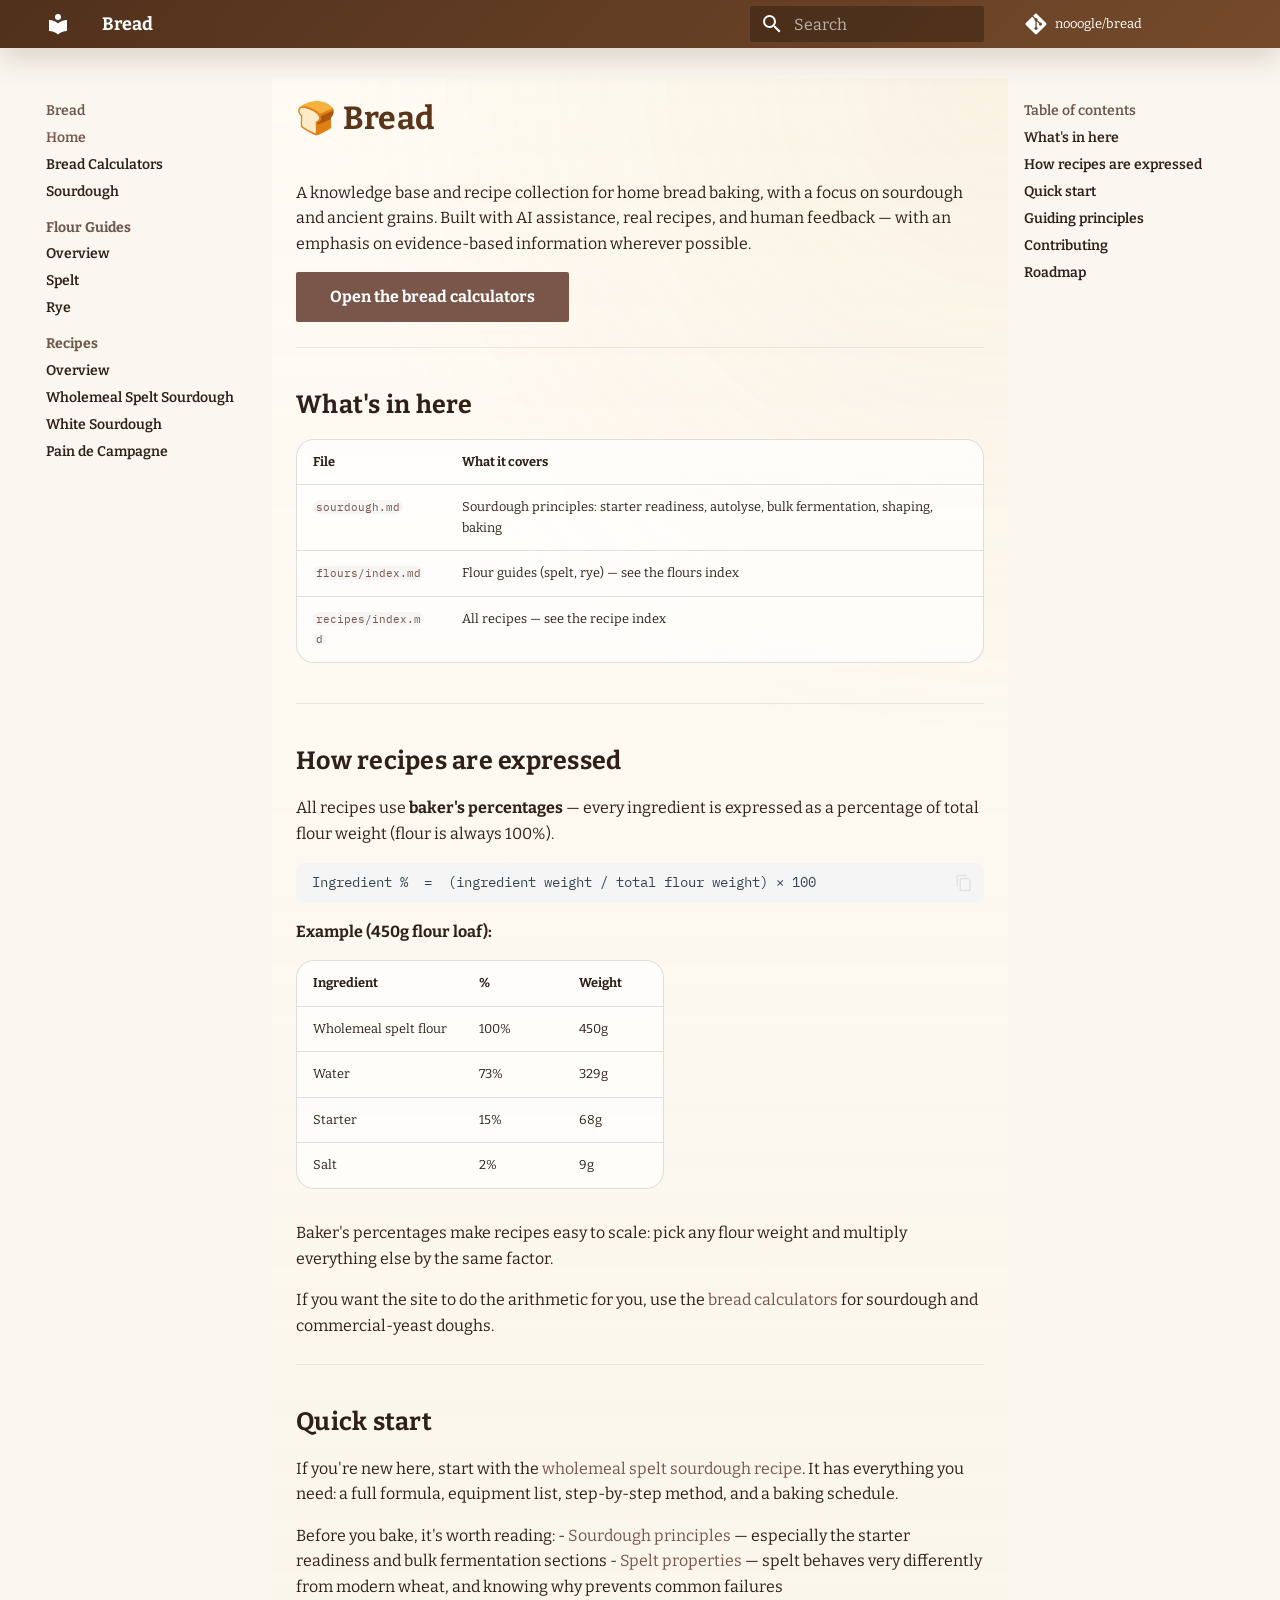
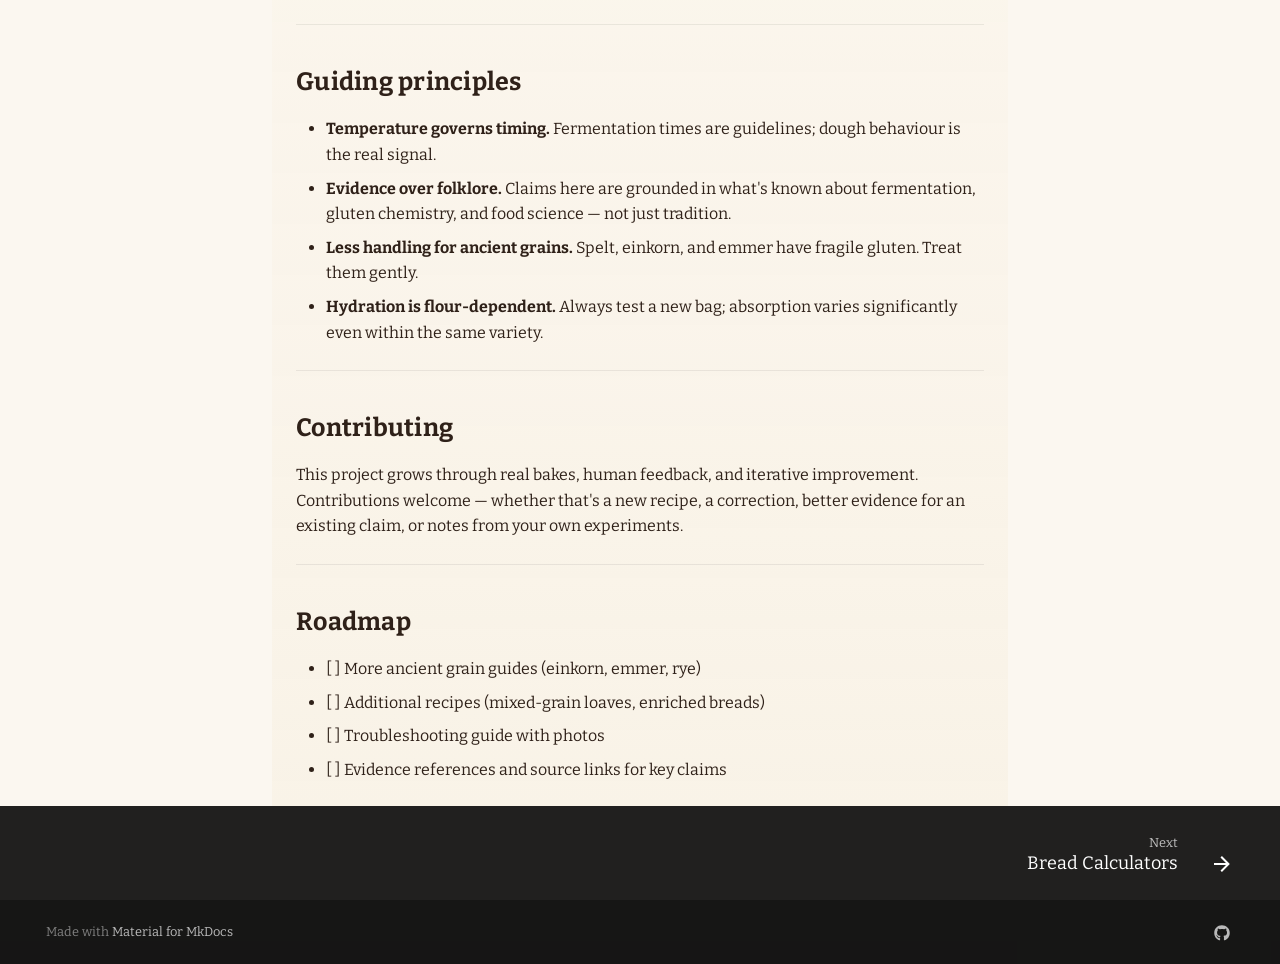
<file: site/index.html>
<!doctype html>
<html lang="en" class="no-js">
  <head>
    
      <meta charset="utf-8">
      <meta name="viewport" content="width=device-width,initial-scale=1">
      
        <meta name="description" content="Home bread baking notes, flour guides, and sourdough recipes.">
      
      
      
        <link rel="canonical" href="https://nooogle.github.io/bread/">
      
      
      
        <link rel="next" href="calculator/">
      
      
        
      
      
      <link rel="icon" href="assets/images/favicon.png">
      <meta name="generator" content="mkdocs-1.6.1, mkdocs-material-9.7.6">
    
    
      
        <title>Bread</title>
      
    
    
      <link rel="stylesheet" href="assets/stylesheets/main.484c7ddc.min.css">
      
        
        <link rel="stylesheet" href="assets/stylesheets/palette.ab4e12ef.min.css">
      
      


    
    
      
    
    
      
        
        
        <link rel="preconnect" href="https://fonts.gstatic.com" crossorigin>
        <link rel="stylesheet" href="https://fonts.googleapis.com/css?family=Bitter:300,300i,400,400i,700,700i%7CIBM+Plex+Mono:400,400i,700,700i&display=fallback">
        <style>:root{--md-text-font:"Bitter";--md-code-font:"IBM Plex Mono"}</style>
      
    
    
      <link rel="stylesheet" href="stylesheets/extra.css">
    
    <script>__md_scope=new URL(".",location),__md_hash=e=>[...e].reduce(((e,_)=>(e<<5)-e+_.charCodeAt(0)),0),__md_get=(e,_=localStorage,t=__md_scope)=>JSON.parse(_.getItem(t.pathname+"."+e)),__md_set=(e,_,t=localStorage,a=__md_scope)=>{try{t.setItem(a.pathname+"."+e,JSON.stringify(_))}catch(e){}}</script>
    
      

    
    
  </head>
  
  
    
    
      
    
    
    
    
    <body dir="ltr" data-md-color-scheme="default" data-md-color-primary="brown" data-md-color-accent="amber">
  
    
    <input class="md-toggle" data-md-toggle="drawer" type="checkbox" id="__drawer" autocomplete="off">
    <input class="md-toggle" data-md-toggle="search" type="checkbox" id="__search" autocomplete="off">
    <label class="md-overlay" for="__drawer"></label>
    <div data-md-component="skip">
      
        
        <a href="#bread" class="md-skip">
          Skip to content
        </a>
      
    </div>
    <div data-md-component="announce">
      
    </div>
    
    
      

  

<header class="md-header md-header--shadow" data-md-component="header">
  <nav class="md-header__inner md-grid" aria-label="Header">
    <a href="." title="Bread" class="md-header__button md-logo" aria-label="Bread" data-md-component="logo">
      
  
  <svg xmlns="http://www.w3.org/2000/svg" viewBox="0 0 24 24"><path d="M12 8a3 3 0 0 0 3-3 3 3 0 0 0-3-3 3 3 0 0 0-3 3 3 3 0 0 0 3 3m0 3.54C9.64 9.35 6.5 8 3 8v11c3.5 0 6.64 1.35 9 3.54 2.36-2.19 5.5-3.54 9-3.54V8c-3.5 0-6.64 1.35-9 3.54"/></svg>

    </a>
    <label class="md-header__button md-icon" for="__drawer">
      
      <svg xmlns="http://www.w3.org/2000/svg" viewBox="0 0 24 24"><path d="M3 6h18v2H3zm0 5h18v2H3zm0 5h18v2H3z"/></svg>
    </label>
    <div class="md-header__title" data-md-component="header-title">
      <div class="md-header__ellipsis">
        <div class="md-header__topic">
          <span class="md-ellipsis">
            Bread
          </span>
        </div>
        <div class="md-header__topic" data-md-component="header-topic">
          <span class="md-ellipsis">
            
              Home
            
          </span>
        </div>
      </div>
    </div>
    
      
        <form class="md-header__option" data-md-component="palette">
  
    
    
    
    <input class="md-option" data-md-color-media="" data-md-color-scheme="default" data-md-color-primary="brown" data-md-color-accent="amber"  aria-hidden="true"  type="radio" name="__palette" id="__palette_0">
    
  
</form>
      
    
    
      <script>var palette=__md_get("__palette");if(palette&&palette.color){if("(prefers-color-scheme)"===palette.color.media){var media=matchMedia("(prefers-color-scheme: light)"),input=document.querySelector(media.matches?"[data-md-color-media='(prefers-color-scheme: light)']":"[data-md-color-media='(prefers-color-scheme: dark)']");palette.color.media=input.getAttribute("data-md-color-media"),palette.color.scheme=input.getAttribute("data-md-color-scheme"),palette.color.primary=input.getAttribute("data-md-color-primary"),palette.color.accent=input.getAttribute("data-md-color-accent")}for(var[key,value]of Object.entries(palette.color))document.body.setAttribute("data-md-color-"+key,value)}</script>
    
    
    
      
      
        <label class="md-header__button md-icon" for="__search">
          
          <svg xmlns="http://www.w3.org/2000/svg" viewBox="0 0 24 24"><path d="M9.5 3A6.5 6.5 0 0 1 16 9.5c0 1.61-.59 3.09-1.56 4.23l.27.27h.79l5 5-1.5 1.5-5-5v-.79l-.27-.27A6.52 6.52 0 0 1 9.5 16 6.5 6.5 0 0 1 3 9.5 6.5 6.5 0 0 1 9.5 3m0 2C7 5 5 7 5 9.5S7 14 9.5 14 14 12 14 9.5 12 5 9.5 5"/></svg>
        </label>
        <div class="md-search" data-md-component="search" role="dialog">
  <label class="md-search__overlay" for="__search"></label>
  <div class="md-search__inner" role="search">
    <form class="md-search__form" name="search">
      <input type="text" class="md-search__input" name="query" aria-label="Search" placeholder="Search" autocapitalize="off" autocorrect="off" autocomplete="off" spellcheck="false" data-md-component="search-query" required>
      <label class="md-search__icon md-icon" for="__search">
        
        <svg xmlns="http://www.w3.org/2000/svg" viewBox="0 0 24 24"><path d="M9.5 3A6.5 6.5 0 0 1 16 9.5c0 1.61-.59 3.09-1.56 4.23l.27.27h.79l5 5-1.5 1.5-5-5v-.79l-.27-.27A6.52 6.52 0 0 1 9.5 16 6.5 6.5 0 0 1 3 9.5 6.5 6.5 0 0 1 9.5 3m0 2C7 5 5 7 5 9.5S7 14 9.5 14 14 12 14 9.5 12 5 9.5 5"/></svg>
        
        <svg xmlns="http://www.w3.org/2000/svg" viewBox="0 0 24 24"><path d="M20 11v2H8l5.5 5.5-1.42 1.42L4.16 12l7.92-7.92L13.5 5.5 8 11z"/></svg>
      </label>
      <nav class="md-search__options" aria-label="Search">
        
        <button type="reset" class="md-search__icon md-icon" title="Clear" aria-label="Clear" tabindex="-1">
          
          <svg xmlns="http://www.w3.org/2000/svg" viewBox="0 0 24 24"><path d="M19 6.41 17.59 5 12 10.59 6.41 5 5 6.41 10.59 12 5 17.59 6.41 19 12 13.41 17.59 19 19 17.59 13.41 12z"/></svg>
        </button>
      </nav>
      
        <div class="md-search__suggest" data-md-component="search-suggest"></div>
      
    </form>
    <div class="md-search__output">
      <div class="md-search__scrollwrap" tabindex="0" data-md-scrollfix>
        <div class="md-search-result" data-md-component="search-result">
          <div class="md-search-result__meta">
            Initializing search
          </div>
          <ol class="md-search-result__list" role="presentation"></ol>
        </div>
      </div>
    </div>
  </div>
</div>
      
    
    
      <div class="md-header__source">
        <a href="https://github.com/nooogle/bread" title="Go to repository" class="md-source" data-md-component="source">
  <div class="md-source__icon md-icon">
    
    <svg xmlns="http://www.w3.org/2000/svg" viewBox="0 0 448 512"><!--! Font Awesome Free 7.1.0 by @fontawesome - https://fontawesome.com License - https://fontawesome.com/license/free (Icons: CC BY 4.0, Fonts: SIL OFL 1.1, Code: MIT License) Copyright 2025 Fonticons, Inc.--><path d="M439.6 236.1 244 40.5c-5.4-5.5-12.8-8.5-20.4-8.5s-15 3-20.4 8.4L162.5 81l51.5 51.5c27.1-9.1 52.7 16.8 43.4 43.7l49.7 49.7c34.2-11.8 61.2 31 35.5 56.7-26.5 26.5-70.2-2.9-56-37.3L240.3 199v121.9c25.3 12.5 22.3 41.8 9.1 55-6.4 6.4-15.2 10.1-24.3 10.1s-17.8-3.6-24.3-10.1c-17.6-17.6-11.1-46.9 11.2-56v-123c-20.8-8.5-24.6-30.7-18.6-45L142.6 101 8.5 235.1C3 240.6 0 247.9 0 255.5s3 15 8.5 20.4l195.6 195.7c5.4 5.4 12.7 8.4 20.4 8.4s15-3 20.4-8.4l194.7-194.7c5.4-5.4 8.4-12.8 8.4-20.4s-3-15-8.4-20.4"/></svg>
  </div>
  <div class="md-source__repository">
    nooogle/bread
  </div>
</a>
      </div>
    
  </nav>
  
</header>
    
    <div class="md-container" data-md-component="container">
      
      
        
          
        
      
      <main class="md-main" data-md-component="main">
        <div class="md-main__inner md-grid">
          
            
              
              <div class="md-sidebar md-sidebar--primary" data-md-component="sidebar" data-md-type="navigation" >
                <div class="md-sidebar__scrollwrap">
                  <div class="md-sidebar__inner">
                    



<nav class="md-nav md-nav--primary" aria-label="Navigation" data-md-level="0">
  <label class="md-nav__title" for="__drawer">
    <a href="." title="Bread" class="md-nav__button md-logo" aria-label="Bread" data-md-component="logo">
      
  
  <svg xmlns="http://www.w3.org/2000/svg" viewBox="0 0 24 24"><path d="M12 8a3 3 0 0 0 3-3 3 3 0 0 0-3-3 3 3 0 0 0-3 3 3 3 0 0 0 3 3m0 3.54C9.64 9.35 6.5 8 3 8v11c3.5 0 6.64 1.35 9 3.54 2.36-2.19 5.5-3.54 9-3.54V8c-3.5 0-6.64 1.35-9 3.54"/></svg>

    </a>
    Bread
  </label>
  
    <div class="md-nav__source">
      <a href="https://github.com/nooogle/bread" title="Go to repository" class="md-source" data-md-component="source">
  <div class="md-source__icon md-icon">
    
    <svg xmlns="http://www.w3.org/2000/svg" viewBox="0 0 448 512"><!--! Font Awesome Free 7.1.0 by @fontawesome - https://fontawesome.com License - https://fontawesome.com/license/free (Icons: CC BY 4.0, Fonts: SIL OFL 1.1, Code: MIT License) Copyright 2025 Fonticons, Inc.--><path d="M439.6 236.1 244 40.5c-5.4-5.5-12.8-8.5-20.4-8.5s-15 3-20.4 8.4L162.5 81l51.5 51.5c27.1-9.1 52.7 16.8 43.4 43.7l49.7 49.7c34.2-11.8 61.2 31 35.5 56.7-26.5 26.5-70.2-2.9-56-37.3L240.3 199v121.9c25.3 12.5 22.3 41.8 9.1 55-6.4 6.4-15.2 10.1-24.3 10.1s-17.8-3.6-24.3-10.1c-17.6-17.6-11.1-46.9 11.2-56v-123c-20.8-8.5-24.6-30.7-18.6-45L142.6 101 8.5 235.1C3 240.6 0 247.9 0 255.5s3 15 8.5 20.4l195.6 195.7c5.4 5.4 12.7 8.4 20.4 8.4s15-3 20.4-8.4l194.7-194.7c5.4-5.4 8.4-12.8 8.4-20.4s-3-15-8.4-20.4"/></svg>
  </div>
  <div class="md-source__repository">
    nooogle/bread
  </div>
</a>
    </div>
  
  <ul class="md-nav__list" data-md-scrollfix>
    
      
      
  
  
    
  
  
  
    <li class="md-nav__item md-nav__item--active">
      
      <input class="md-nav__toggle md-toggle" type="checkbox" id="__toc">
      
      
        
      
      
        <label class="md-nav__link md-nav__link--active" for="__toc">
          
  
  
  <span class="md-ellipsis">
    
  
    Home
  

    
  </span>
  
  

          <span class="md-nav__icon md-icon"></span>
        </label>
      
      <a href="." class="md-nav__link md-nav__link--active">
        
  
  
  <span class="md-ellipsis">
    
  
    Home
  

    
  </span>
  
  

      </a>
      
        

<nav class="md-nav md-nav--secondary" aria-label="Table of contents">
  
  
  
    
  
  
    <label class="md-nav__title" for="__toc">
      <span class="md-nav__icon md-icon"></span>
      Table of contents
    </label>
    <ul class="md-nav__list" data-md-component="toc" data-md-scrollfix>
      
        <li class="md-nav__item">
  <a href="#whats-in-here" class="md-nav__link">
    <span class="md-ellipsis">
      
        What's in here
      
    </span>
  </a>
  
</li>
      
        <li class="md-nav__item">
  <a href="#how-recipes-are-expressed" class="md-nav__link">
    <span class="md-ellipsis">
      
        How recipes are expressed
      
    </span>
  </a>
  
</li>
      
        <li class="md-nav__item">
  <a href="#quick-start" class="md-nav__link">
    <span class="md-ellipsis">
      
        Quick start
      
    </span>
  </a>
  
</li>
      
        <li class="md-nav__item">
  <a href="#guiding-principles" class="md-nav__link">
    <span class="md-ellipsis">
      
        Guiding principles
      
    </span>
  </a>
  
</li>
      
        <li class="md-nav__item">
  <a href="#contributing" class="md-nav__link">
    <span class="md-ellipsis">
      
        Contributing
      
    </span>
  </a>
  
</li>
      
        <li class="md-nav__item">
  <a href="#roadmap" class="md-nav__link">
    <span class="md-ellipsis">
      
        Roadmap
      
    </span>
  </a>
  
</li>
      
    </ul>
  
</nav>
      
    </li>
  

    
      
      
  
  
  
  
    <li class="md-nav__item">
      <a href="calculator/" class="md-nav__link">
        
  
  
  <span class="md-ellipsis">
    
  
    Bread Calculators
  

    
  </span>
  
  

      </a>
    </li>
  

    
      
      
  
  
  
  
    <li class="md-nav__item">
      <a href="sourdough/" class="md-nav__link">
        
  
  
  <span class="md-ellipsis">
    
  
    Sourdough
  

    
  </span>
  
  

      </a>
    </li>
  

    
      
      
  
  
  
  
    
    
    
    
      
        
        
      
    
    
    <li class="md-nav__item md-nav__item--section md-nav__item--nested">
      
        
        
        <input class="md-nav__toggle md-toggle " type="checkbox" id="__nav_4" >
        
          
          <label class="md-nav__link" for="__nav_4" id="__nav_4_label" tabindex="">
            
  
  
  <span class="md-ellipsis">
    
  
    Flour Guides
  

    
  </span>
  
  

            <span class="md-nav__icon md-icon"></span>
          </label>
        
        <nav class="md-nav" data-md-level="1" aria-labelledby="__nav_4_label" aria-expanded="false">
          <label class="md-nav__title" for="__nav_4">
            <span class="md-nav__icon md-icon"></span>
            
  
    Flour Guides
  

          </label>
          <ul class="md-nav__list" data-md-scrollfix>
            
              
                
  
  
  
  
    <li class="md-nav__item">
      <a href="flours/" class="md-nav__link">
        
  
  
  <span class="md-ellipsis">
    
  
    Overview
  

    
  </span>
  
  

      </a>
    </li>
  

              
            
              
                
  
  
  
  
    <li class="md-nav__item">
      <a href="flours/spelt/" class="md-nav__link">
        
  
  
  <span class="md-ellipsis">
    
  
    Spelt
  

    
  </span>
  
  

      </a>
    </li>
  

              
            
              
                
  
  
  
  
    <li class="md-nav__item">
      <a href="flours/rye/" class="md-nav__link">
        
  
  
  <span class="md-ellipsis">
    
  
    Rye
  

    
  </span>
  
  

      </a>
    </li>
  

              
            
          </ul>
        </nav>
      
    </li>
  

    
      
      
  
  
  
  
    
    
    
    
      
        
        
      
    
    
    <li class="md-nav__item md-nav__item--section md-nav__item--nested">
      
        
        
        <input class="md-nav__toggle md-toggle " type="checkbox" id="__nav_5" >
        
          
          <label class="md-nav__link" for="__nav_5" id="__nav_5_label" tabindex="">
            
  
  
  <span class="md-ellipsis">
    
  
    Recipes
  

    
  </span>
  
  

            <span class="md-nav__icon md-icon"></span>
          </label>
        
        <nav class="md-nav" data-md-level="1" aria-labelledby="__nav_5_label" aria-expanded="false">
          <label class="md-nav__title" for="__nav_5">
            <span class="md-nav__icon md-icon"></span>
            
  
    Recipes
  

          </label>
          <ul class="md-nav__list" data-md-scrollfix>
            
              
                
  
  
  
  
    <li class="md-nav__item">
      <a href="recipes/" class="md-nav__link">
        
  
  
  <span class="md-ellipsis">
    
  
    Overview
  

    
  </span>
  
  

      </a>
    </li>
  

              
            
              
                
  
  
  
  
    <li class="md-nav__item">
      <a href="recipes/wholemeal-spelt-sourdough/" class="md-nav__link">
        
  
  
  <span class="md-ellipsis">
    
  
    Wholemeal Spelt Sourdough
  

    
  </span>
  
  

      </a>
    </li>
  

              
            
              
                
  
  
  
  
    <li class="md-nav__item">
      <a href="recipes/white-sourdough/" class="md-nav__link">
        
  
  
  <span class="md-ellipsis">
    
  
    White Sourdough
  

    
  </span>
  
  

      </a>
    </li>
  

              
            
              
                
  
  
  
  
    <li class="md-nav__item">
      <a href="recipes/pain-de-campagne/" class="md-nav__link">
        
  
  
  <span class="md-ellipsis">
    
  
    Pain de Campagne
  

    
  </span>
  
  

      </a>
    </li>
  

              
            
          </ul>
        </nav>
      
    </li>
  

    
  </ul>
</nav>
                  </div>
                </div>
              </div>
            
            
              
              <div class="md-sidebar md-sidebar--secondary" data-md-component="sidebar" data-md-type="toc" >
                <div class="md-sidebar__scrollwrap">
                  <div class="md-sidebar__inner">
                    

<nav class="md-nav md-nav--secondary" aria-label="Table of contents">
  
  
  
    
  
  
    <label class="md-nav__title" for="__toc">
      <span class="md-nav__icon md-icon"></span>
      Table of contents
    </label>
    <ul class="md-nav__list" data-md-component="toc" data-md-scrollfix>
      
        <li class="md-nav__item">
  <a href="#whats-in-here" class="md-nav__link">
    <span class="md-ellipsis">
      
        What's in here
      
    </span>
  </a>
  
</li>
      
        <li class="md-nav__item">
  <a href="#how-recipes-are-expressed" class="md-nav__link">
    <span class="md-ellipsis">
      
        How recipes are expressed
      
    </span>
  </a>
  
</li>
      
        <li class="md-nav__item">
  <a href="#quick-start" class="md-nav__link">
    <span class="md-ellipsis">
      
        Quick start
      
    </span>
  </a>
  
</li>
      
        <li class="md-nav__item">
  <a href="#guiding-principles" class="md-nav__link">
    <span class="md-ellipsis">
      
        Guiding principles
      
    </span>
  </a>
  
</li>
      
        <li class="md-nav__item">
  <a href="#contributing" class="md-nav__link">
    <span class="md-ellipsis">
      
        Contributing
      
    </span>
  </a>
  
</li>
      
        <li class="md-nav__item">
  <a href="#roadmap" class="md-nav__link">
    <span class="md-ellipsis">
      
        Roadmap
      
    </span>
  </a>
  
</li>
      
    </ul>
  
</nav>
                  </div>
                </div>
              </div>
            
          
          
            <div class="md-content" data-md-component="content">
              
              <article class="md-content__inner md-typeset">
                
                  


  
  


<h1 id="bread">🍞 Bread<a class="headerlink" href="#bread" title="Permanent link">&para;</a></h1>
<p>A knowledge base and recipe collection for home bread baking, with a focus on sourdough and ancient grains. Built with AI assistance, real recipes, and human feedback — with an emphasis on evidence-based information wherever possible.</p>
<p><a class="md-button md-button--primary" href="calculator/">Open the bread calculators</a></p>
<hr />
<h2 id="whats-in-here">What's in here<a class="headerlink" href="#whats-in-here" title="Permanent link">&para;</a></h2>
<table>
<thead>
<tr>
<th>File</th>
<th>What it covers</th>
</tr>
</thead>
<tbody>
<tr>
<td><a href="sourdough/"><code>sourdough.md</code></a></td>
<td>Sourdough principles: starter readiness, autolyse, bulk fermentation, shaping, baking</td>
</tr>
<tr>
<td><a href="flours/"><code>flours/index.md</code></a></td>
<td>Flour guides (spelt, rye) — see the flours index</td>
</tr>
<tr>
<td><a href="recipes/"><code>recipes/index.md</code></a></td>
<td>All recipes — see the recipe index</td>
</tr>
</tbody>
</table>
<hr />
<h2 id="how-recipes-are-expressed">How recipes are expressed<a class="headerlink" href="#how-recipes-are-expressed" title="Permanent link">&para;</a></h2>
<p>All recipes use <strong>baker's percentages</strong> — every ingredient is expressed as a percentage of total flour weight (flour is always 100%).</p>
<div class="highlight"><pre><span></span><code><a id="__codelineno-0-1" name="__codelineno-0-1" href="#__codelineno-0-1"></a>Ingredient %  =  (ingredient weight / total flour weight) × 100
</code></pre></div>
<p><strong>Example (450g flour loaf):</strong></p>
<table>
<thead>
<tr>
<th>Ingredient</th>
<th>%</th>
<th>Weight</th>
</tr>
</thead>
<tbody>
<tr>
<td>Wholemeal spelt flour</td>
<td>100%</td>
<td>450g</td>
</tr>
<tr>
<td>Water</td>
<td>73%</td>
<td>329g</td>
</tr>
<tr>
<td>Starter</td>
<td>15%</td>
<td>68g</td>
</tr>
<tr>
<td>Salt</td>
<td>2%</td>
<td>9g</td>
</tr>
</tbody>
</table>
<p>Baker's percentages make recipes easy to scale: pick any flour weight and multiply everything else by the same factor.</p>
<p>If you want the site to do the arithmetic for you, use the <a href="calculator/">bread calculators</a> for sourdough and commercial-yeast doughs.</p>
<hr />
<h2 id="quick-start">Quick start<a class="headerlink" href="#quick-start" title="Permanent link">&para;</a></h2>
<p>If you're new here, start with the <a href="recipes/wholemeal-spelt-sourdough/">wholemeal spelt sourdough recipe</a>. It has everything you need: a full formula, equipment list, step-by-step method, and a baking schedule.</p>
<p>Before you bake, it's worth reading:
- <a href="sourdough/">Sourdough principles</a> — especially the starter readiness and bulk fermentation sections
- <a href="flours/spelt/">Spelt properties</a> — spelt behaves very differently from modern wheat, and knowing why prevents common failures</p>
<hr />
<h2 id="guiding-principles">Guiding principles<a class="headerlink" href="#guiding-principles" title="Permanent link">&para;</a></h2>
<ul>
<li><strong>Temperature governs timing.</strong> Fermentation times are guidelines; dough behaviour is the real signal.</li>
<li><strong>Evidence over folklore.</strong> Claims here are grounded in what's known about fermentation, gluten chemistry, and food science — not just tradition.</li>
<li><strong>Less handling for ancient grains.</strong> Spelt, einkorn, and emmer have fragile gluten. Treat them gently.</li>
<li><strong>Hydration is flour-dependent.</strong> Always test a new bag; absorption varies significantly even within the same variety.</li>
</ul>
<hr />
<h2 id="contributing">Contributing<a class="headerlink" href="#contributing" title="Permanent link">&para;</a></h2>
<p>This project grows through real bakes, human feedback, and iterative improvement. Contributions welcome — whether that's a new recipe, a correction, better evidence for an existing claim, or notes from your own experiments.</p>
<hr />
<h2 id="roadmap">Roadmap<a class="headerlink" href="#roadmap" title="Permanent link">&para;</a></h2>
<ul>
<li>[ ] More ancient grain guides (einkorn, emmer, rye)</li>
<li>[ ] Additional recipes (mixed-grain loaves, enriched breads)</li>
<li>[ ] Troubleshooting guide with photos</li>
<li>[ ] Evidence references and source links for key claims</li>
</ul>












                
              </article>
            </div>
          
          
<script>var target=document.getElementById(location.hash.slice(1));target&&target.name&&(target.checked=target.name.startsWith("__tabbed_"))</script>
        </div>
        
          <button type="button" class="md-top md-icon" data-md-component="top" hidden>
  
  <svg xmlns="http://www.w3.org/2000/svg" viewBox="0 0 24 24"><path d="M13 20h-2V8l-5.5 5.5-1.42-1.42L12 4.16l7.92 7.92-1.42 1.42L13 8z"/></svg>
  Back to top
</button>
        
      </main>
      
        <footer class="md-footer">
  
    
      
      <nav class="md-footer__inner md-grid" aria-label="Footer" >
        
        
          
          <a href="calculator/" class="md-footer__link md-footer__link--next" aria-label="Next: Bread Calculators">
            <div class="md-footer__title">
              <span class="md-footer__direction">
                Next
              </span>
              <div class="md-ellipsis">
                Bread Calculators
              </div>
            </div>
            <div class="md-footer__button md-icon">
              
              <svg xmlns="http://www.w3.org/2000/svg" viewBox="0 0 24 24"><path d="M4 11v2h12l-5.5 5.5 1.42 1.42L19.84 12l-7.92-7.92L10.5 5.5 16 11z"/></svg>
            </div>
          </a>
        
      </nav>
    
  
  <div class="md-footer-meta md-typeset">
    <div class="md-footer-meta__inner md-grid">
      <div class="md-copyright">
  
  
    Made with
    <a href="https://squidfunk.github.io/mkdocs-material/" target="_blank" rel="noopener">
      Material for MkDocs
    </a>
  
</div>
      
        
<div class="md-social">
  
    
    
    
    
      
      
    
    <a href="https://github.com/nooogle/bread" target="_blank" rel="noopener" title="github.com" class="md-social__link">
      <svg xmlns="http://www.w3.org/2000/svg" viewBox="0 0 512 512"><!--! Font Awesome Free 7.1.0 by @fontawesome - https://fontawesome.com License - https://fontawesome.com/license/free (Icons: CC BY 4.0, Fonts: SIL OFL 1.1, Code: MIT License) Copyright 2025 Fonticons, Inc.--><path d="M173.9 397.4c0 2-2.3 3.6-5.2 3.6-3.3.3-5.6-1.3-5.6-3.6 0-2 2.3-3.6 5.2-3.6 3-.3 5.6 1.3 5.6 3.6m-31.1-4.5c-.7 2 1.3 4.3 4.3 4.9 2.6 1 5.6 0 6.2-2s-1.3-4.3-4.3-5.2c-2.6-.7-5.5.3-6.2 2.3m44.2-1.7c-2.9.7-4.9 2.6-4.6 4.9.3 2 2.9 3.3 5.9 2.6 2.9-.7 4.9-2.6 4.6-4.6-.3-1.9-3-3.2-5.9-2.9M252.8 8C114.1 8 8 113.3 8 252c0 110.9 69.8 205.8 169.5 239.2 12.8 2.3 17.3-5.6 17.3-12.1 0-6.2-.3-40.4-.3-61.4 0 0-70 15-84.7-29.8 0 0-11.4-29.1-27.8-36.6 0 0-22.9-15.7 1.6-15.4 0 0 24.9 2 38.6 25.8 21.9 38.6 58.6 27.5 72.9 20.9 2.3-16 8.8-27.1 16-33.7-55.9-6.2-112.3-14.3-112.3-110.5 0-27.5 7.6-41.3 23.6-58.9-2.6-6.5-11.1-33.3 2.6-67.9 20.9-6.5 69 27 69 27 20-5.6 41.5-8.5 62.8-8.5s42.8 2.9 62.8 8.5c0 0 48.1-33.6 69-27 13.7 34.7 5.2 61.4 2.6 67.9 16 17.7 25.8 31.5 25.8 58.9 0 96.5-58.9 104.2-114.8 110.5 9.2 7.9 17 22.9 17 46.4 0 33.7-.3 75.4-.3 83.6 0 6.5 4.6 14.4 17.3 12.1C436.2 457.8 504 362.9 504 252 504 113.3 391.5 8 252.8 8M105.2 352.9c-1.3 1-1 3.3.7 5.2 1.6 1.6 3.9 2.3 5.2 1 1.3-1 1-3.3-.7-5.2-1.6-1.6-3.9-2.3-5.2-1m-10.8-8.1c-.7 1.3.3 2.9 2.3 3.9 1.6 1 3.6.7 4.3-.7.7-1.3-.3-2.9-2.3-3.9-2-.6-3.6-.3-4.3.7m32.4 35.6c-1.6 1.3-1 4.3 1.3 6.2 2.3 2.3 5.2 2.6 6.5 1 1.3-1.3.7-4.3-1.3-6.2-2.2-2.3-5.2-2.6-6.5-1m-11.4-14.7c-1.6 1-1.6 3.6 0 5.9s4.3 3.3 5.6 2.3c1.6-1.3 1.6-3.9 0-6.2-1.4-2.3-4-3.3-5.6-2"/></svg>
    </a>
  
</div>
      
    </div>
  </div>
</footer>
      
    </div>
    <div class="md-dialog" data-md-component="dialog">
      <div class="md-dialog__inner md-typeset"></div>
    </div>
    
    
    
      
      
      <script id="__config" type="application/json">{"annotate": null, "base": ".", "features": ["navigation.sections", "navigation.top", "navigation.footer", "content.code.copy", "search.highlight", "search.suggest"], "search": "assets/javascripts/workers/search.2c215733.min.js", "tags": null, "translations": {"clipboard.copied": "Copied to clipboard", "clipboard.copy": "Copy to clipboard", "search.result.more.one": "1 more on this page", "search.result.more.other": "# more on this page", "search.result.none": "No matching documents", "search.result.one": "1 matching document", "search.result.other": "# matching documents", "search.result.placeholder": "Type to start searching", "search.result.term.missing": "Missing", "select.version": "Select version"}, "version": null}</script>
    
    
      <script src="assets/javascripts/bundle.79ae519e.min.js"></script>
      
        <script src="javascripts/sourdough-calculator.js"></script>
      
    
  </body>
</html>
</file>
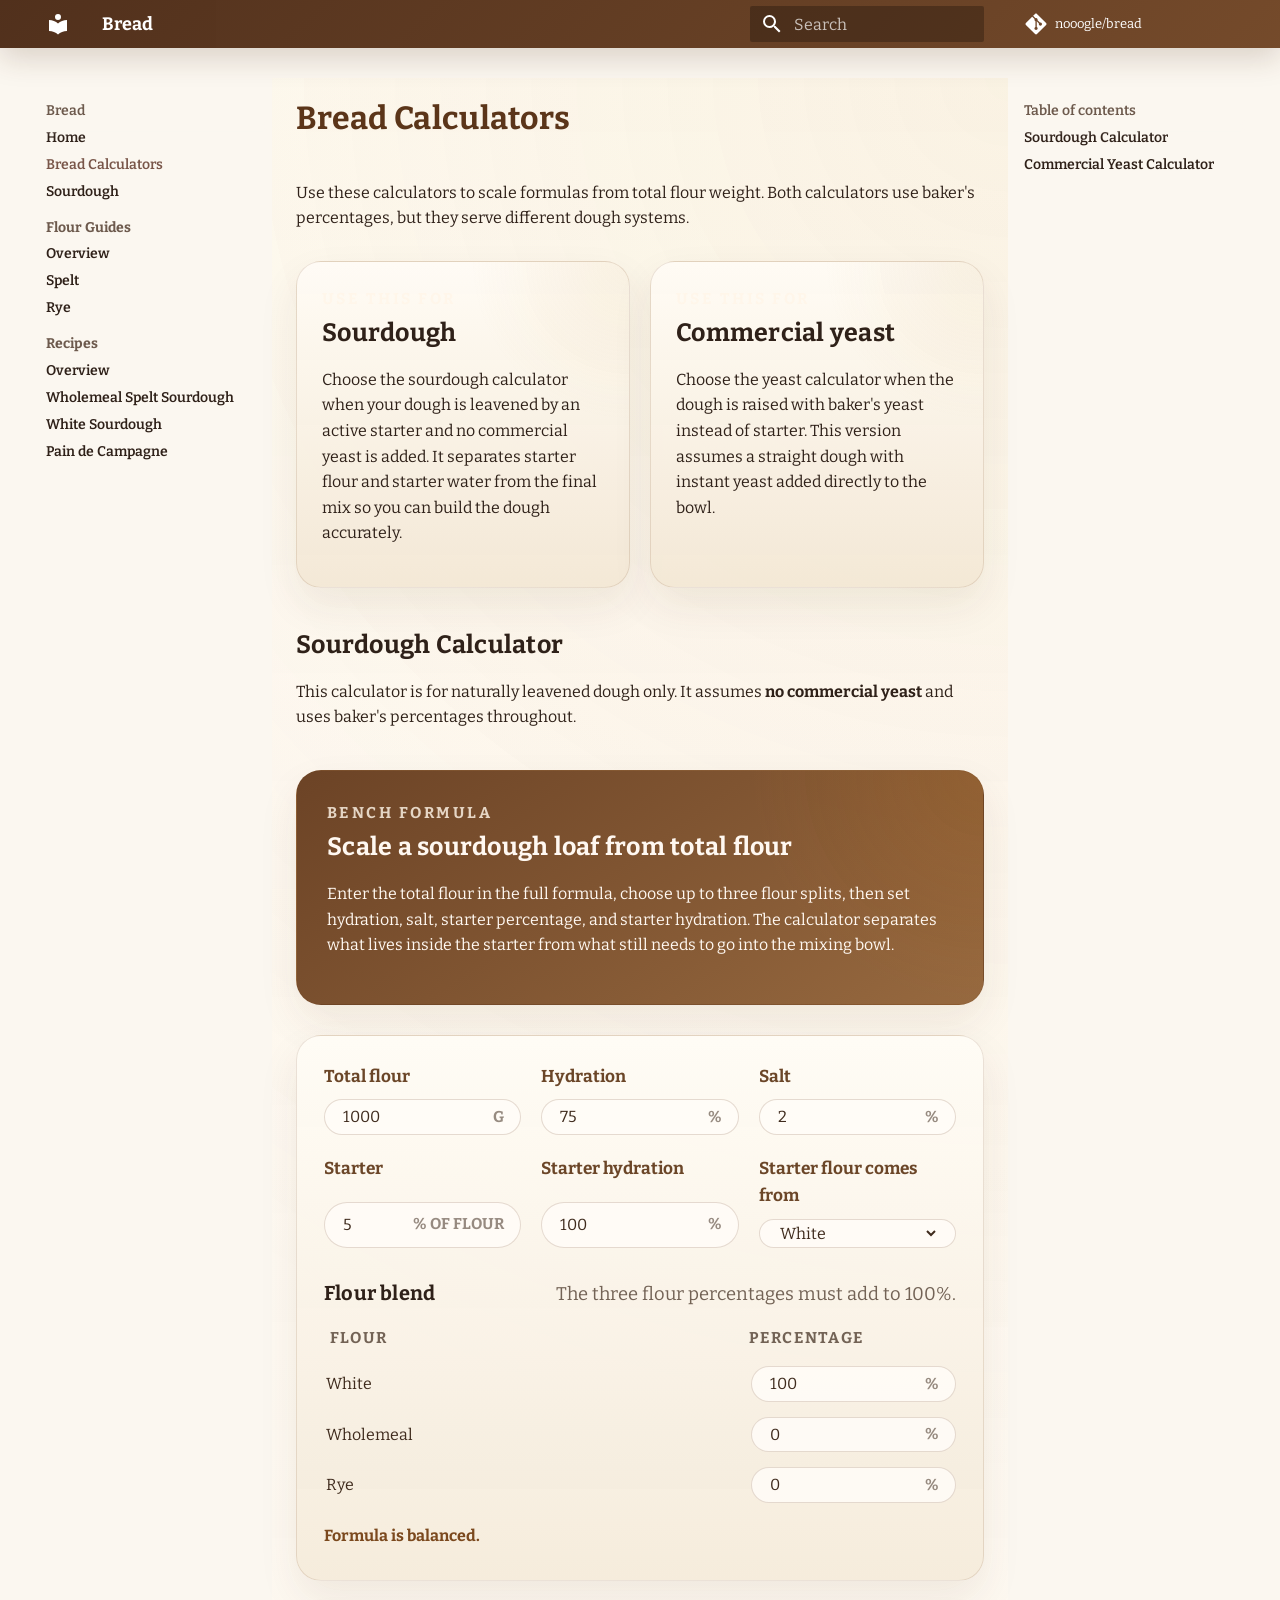
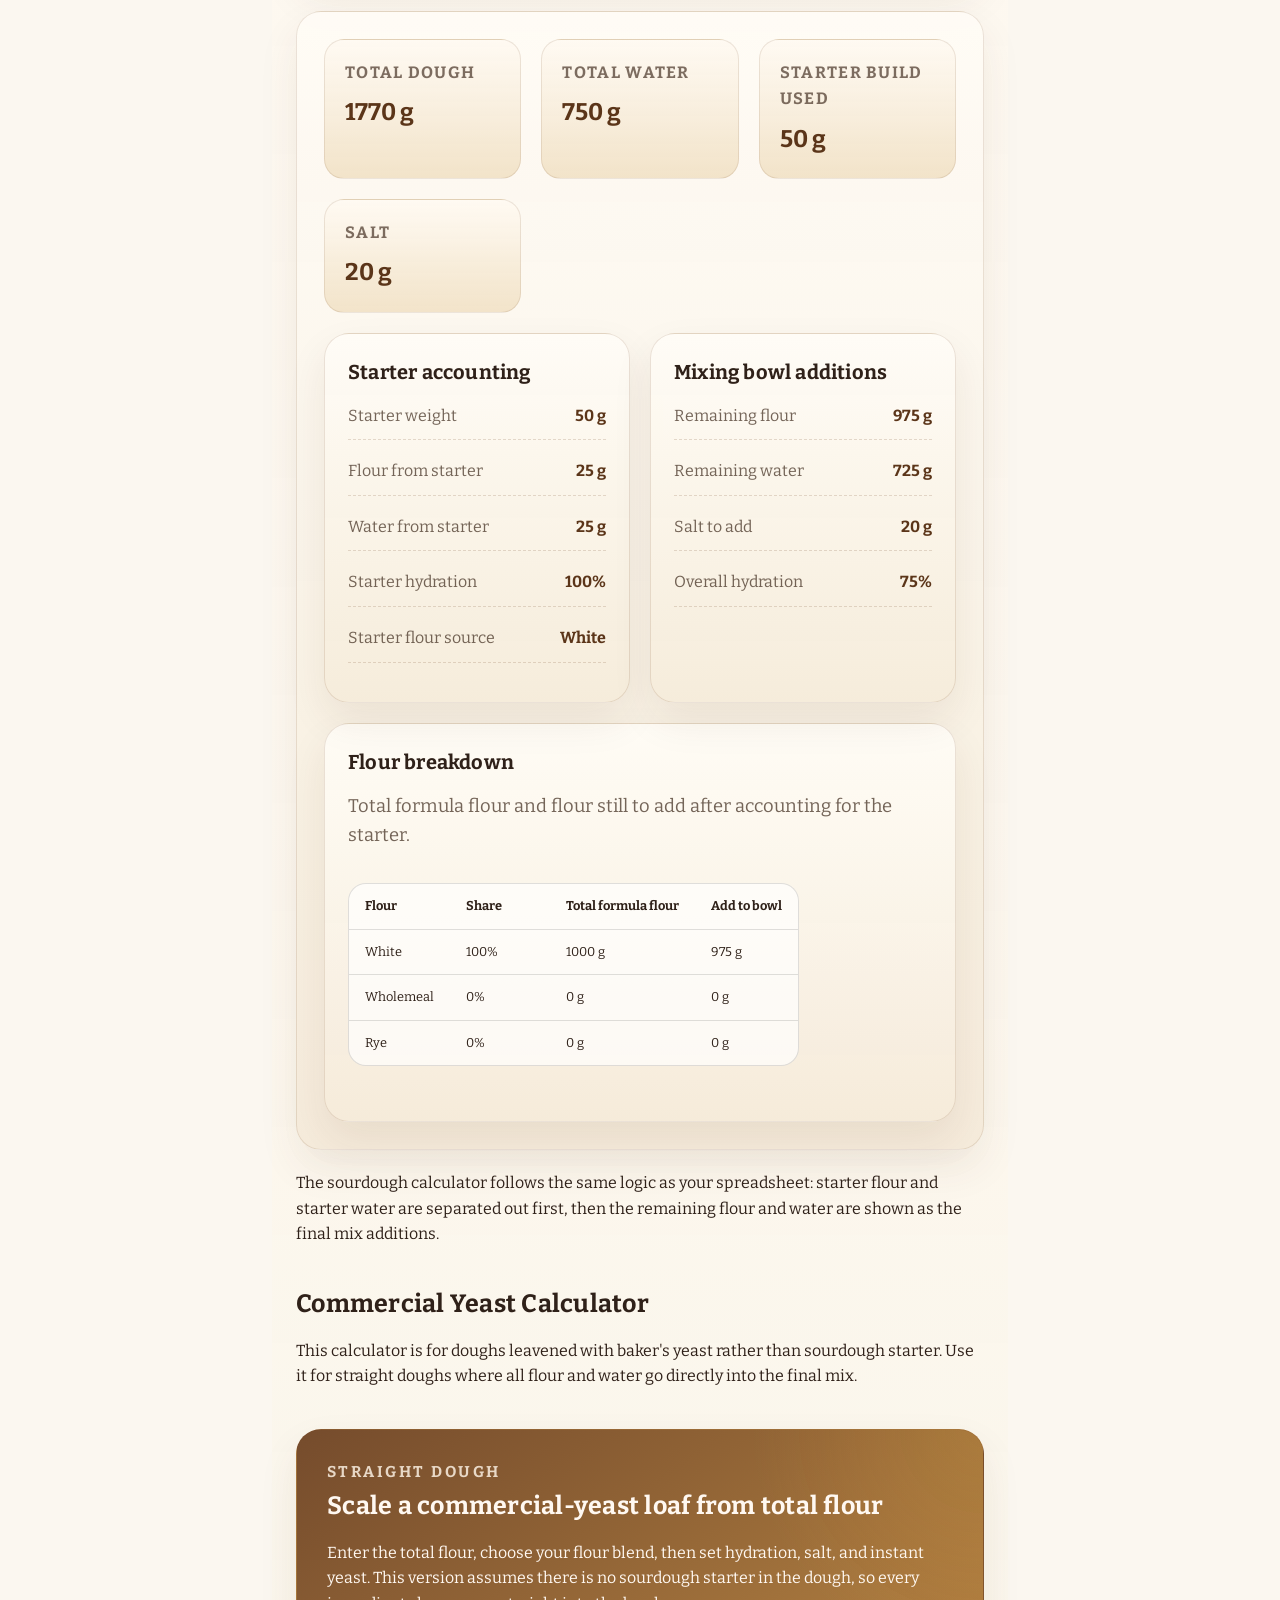
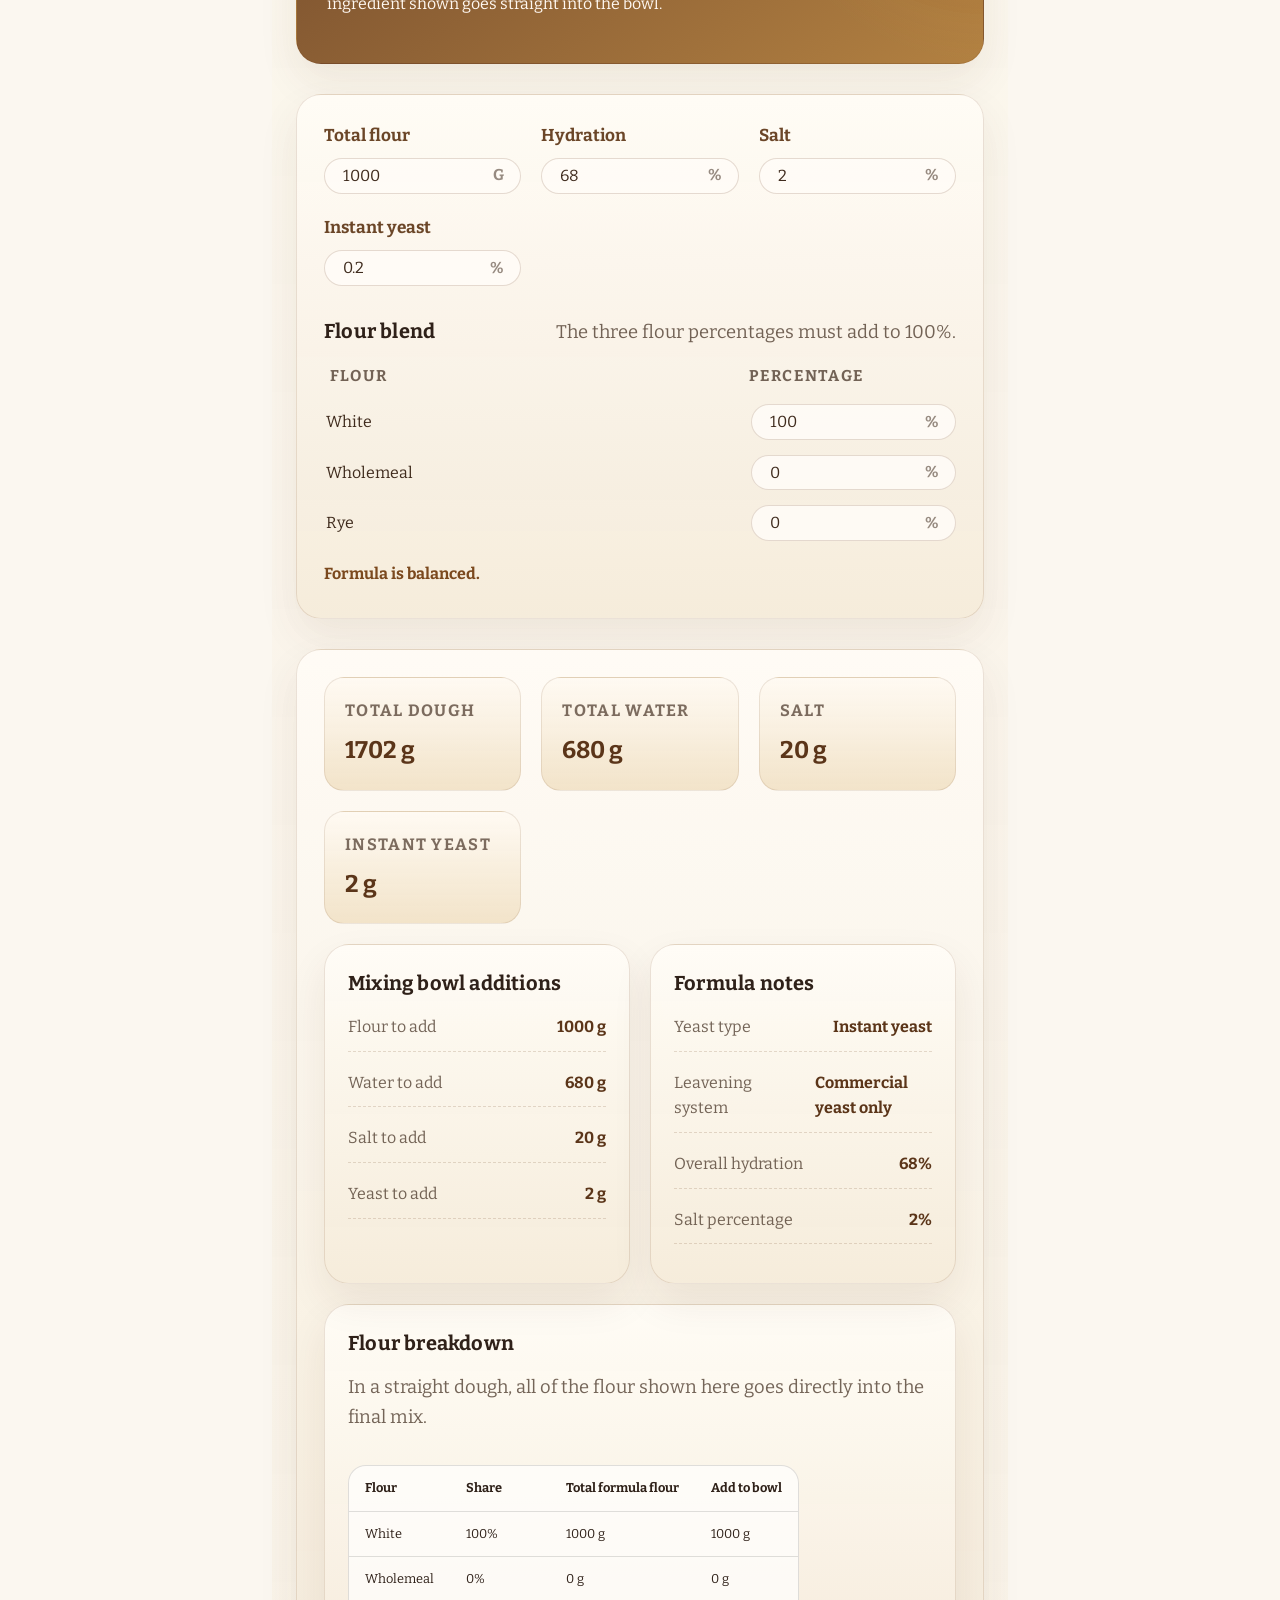
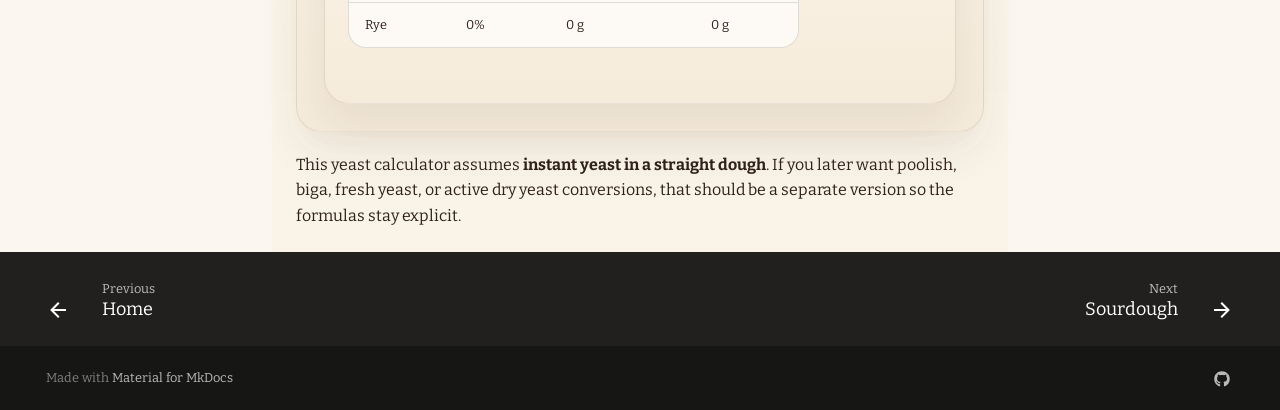
<file: site/calculator/index.html>
<!doctype html>
<html lang="en" class="no-js">
  <head>
    
      <meta charset="utf-8">
      <meta name="viewport" content="width=device-width,initial-scale=1">
      
        <meta name="description" content="Home bread baking notes, flour guides, and sourdough recipes.">
      
      
      
        <link rel="canonical" href="https://nooogle.github.io/bread/calculator/">
      
      
        <link rel="prev" href="..">
      
      
        <link rel="next" href="../sourdough/">
      
      
        
      
      
      <link rel="icon" href="../assets/images/favicon.png">
      <meta name="generator" content="mkdocs-1.6.1, mkdocs-material-9.7.6">
    
    
      
        <title>Bread Calculators - Bread</title>
      
    
    
      <link rel="stylesheet" href="../assets/stylesheets/main.484c7ddc.min.css">
      
        
        <link rel="stylesheet" href="../assets/stylesheets/palette.ab4e12ef.min.css">
      
      


    
    
      
    
    
      
        
        
        <link rel="preconnect" href="https://fonts.gstatic.com" crossorigin>
        <link rel="stylesheet" href="https://fonts.googleapis.com/css?family=Bitter:300,300i,400,400i,700,700i%7CIBM+Plex+Mono:400,400i,700,700i&display=fallback">
        <style>:root{--md-text-font:"Bitter";--md-code-font:"IBM Plex Mono"}</style>
      
    
    
      <link rel="stylesheet" href="../stylesheets/extra.css">
    
    <script>__md_scope=new URL("..",location),__md_hash=e=>[...e].reduce(((e,_)=>(e<<5)-e+_.charCodeAt(0)),0),__md_get=(e,_=localStorage,t=__md_scope)=>JSON.parse(_.getItem(t.pathname+"."+e)),__md_set=(e,_,t=localStorage,a=__md_scope)=>{try{t.setItem(a.pathname+"."+e,JSON.stringify(_))}catch(e){}}</script>
    
      

    
    
  </head>
  
  
    
    
      
    
    
    
    
    <body dir="ltr" data-md-color-scheme="default" data-md-color-primary="brown" data-md-color-accent="amber">
  
    
    <input class="md-toggle" data-md-toggle="drawer" type="checkbox" id="__drawer" autocomplete="off">
    <input class="md-toggle" data-md-toggle="search" type="checkbox" id="__search" autocomplete="off">
    <label class="md-overlay" for="__drawer"></label>
    <div data-md-component="skip">
      
        
        <a href="#bread-calculators" class="md-skip">
          Skip to content
        </a>
      
    </div>
    <div data-md-component="announce">
      
    </div>
    
    
      

  

<header class="md-header md-header--shadow" data-md-component="header">
  <nav class="md-header__inner md-grid" aria-label="Header">
    <a href=".." title="Bread" class="md-header__button md-logo" aria-label="Bread" data-md-component="logo">
      
  
  <svg xmlns="http://www.w3.org/2000/svg" viewBox="0 0 24 24"><path d="M12 8a3 3 0 0 0 3-3 3 3 0 0 0-3-3 3 3 0 0 0-3 3 3 3 0 0 0 3 3m0 3.54C9.64 9.35 6.5 8 3 8v11c3.5 0 6.64 1.35 9 3.54 2.36-2.19 5.5-3.54 9-3.54V8c-3.5 0-6.64 1.35-9 3.54"/></svg>

    </a>
    <label class="md-header__button md-icon" for="__drawer">
      
      <svg xmlns="http://www.w3.org/2000/svg" viewBox="0 0 24 24"><path d="M3 6h18v2H3zm0 5h18v2H3zm0 5h18v2H3z"/></svg>
    </label>
    <div class="md-header__title" data-md-component="header-title">
      <div class="md-header__ellipsis">
        <div class="md-header__topic">
          <span class="md-ellipsis">
            Bread
          </span>
        </div>
        <div class="md-header__topic" data-md-component="header-topic">
          <span class="md-ellipsis">
            
              Bread Calculators
            
          </span>
        </div>
      </div>
    </div>
    
      
        <form class="md-header__option" data-md-component="palette">
  
    
    
    
    <input class="md-option" data-md-color-media="" data-md-color-scheme="default" data-md-color-primary="brown" data-md-color-accent="amber"  aria-hidden="true"  type="radio" name="__palette" id="__palette_0">
    
  
</form>
      
    
    
      <script>var palette=__md_get("__palette");if(palette&&palette.color){if("(prefers-color-scheme)"===palette.color.media){var media=matchMedia("(prefers-color-scheme: light)"),input=document.querySelector(media.matches?"[data-md-color-media='(prefers-color-scheme: light)']":"[data-md-color-media='(prefers-color-scheme: dark)']");palette.color.media=input.getAttribute("data-md-color-media"),palette.color.scheme=input.getAttribute("data-md-color-scheme"),palette.color.primary=input.getAttribute("data-md-color-primary"),palette.color.accent=input.getAttribute("data-md-color-accent")}for(var[key,value]of Object.entries(palette.color))document.body.setAttribute("data-md-color-"+key,value)}</script>
    
    
    
      
      
        <label class="md-header__button md-icon" for="__search">
          
          <svg xmlns="http://www.w3.org/2000/svg" viewBox="0 0 24 24"><path d="M9.5 3A6.5 6.5 0 0 1 16 9.5c0 1.61-.59 3.09-1.56 4.23l.27.27h.79l5 5-1.5 1.5-5-5v-.79l-.27-.27A6.52 6.52 0 0 1 9.5 16 6.5 6.5 0 0 1 3 9.5 6.5 6.5 0 0 1 9.5 3m0 2C7 5 5 7 5 9.5S7 14 9.5 14 14 12 14 9.5 12 5 9.5 5"/></svg>
        </label>
        <div class="md-search" data-md-component="search" role="dialog">
  <label class="md-search__overlay" for="__search"></label>
  <div class="md-search__inner" role="search">
    <form class="md-search__form" name="search">
      <input type="text" class="md-search__input" name="query" aria-label="Search" placeholder="Search" autocapitalize="off" autocorrect="off" autocomplete="off" spellcheck="false" data-md-component="search-query" required>
      <label class="md-search__icon md-icon" for="__search">
        
        <svg xmlns="http://www.w3.org/2000/svg" viewBox="0 0 24 24"><path d="M9.5 3A6.5 6.5 0 0 1 16 9.5c0 1.61-.59 3.09-1.56 4.23l.27.27h.79l5 5-1.5 1.5-5-5v-.79l-.27-.27A6.52 6.52 0 0 1 9.5 16 6.5 6.5 0 0 1 3 9.5 6.5 6.5 0 0 1 9.5 3m0 2C7 5 5 7 5 9.5S7 14 9.5 14 14 12 14 9.5 12 5 9.5 5"/></svg>
        
        <svg xmlns="http://www.w3.org/2000/svg" viewBox="0 0 24 24"><path d="M20 11v2H8l5.5 5.5-1.42 1.42L4.16 12l7.92-7.92L13.5 5.5 8 11z"/></svg>
      </label>
      <nav class="md-search__options" aria-label="Search">
        
        <button type="reset" class="md-search__icon md-icon" title="Clear" aria-label="Clear" tabindex="-1">
          
          <svg xmlns="http://www.w3.org/2000/svg" viewBox="0 0 24 24"><path d="M19 6.41 17.59 5 12 10.59 6.41 5 5 6.41 10.59 12 5 17.59 6.41 19 12 13.41 17.59 19 19 17.59 13.41 12z"/></svg>
        </button>
      </nav>
      
        <div class="md-search__suggest" data-md-component="search-suggest"></div>
      
    </form>
    <div class="md-search__output">
      <div class="md-search__scrollwrap" tabindex="0" data-md-scrollfix>
        <div class="md-search-result" data-md-component="search-result">
          <div class="md-search-result__meta">
            Initializing search
          </div>
          <ol class="md-search-result__list" role="presentation"></ol>
        </div>
      </div>
    </div>
  </div>
</div>
      
    
    
      <div class="md-header__source">
        <a href="https://github.com/nooogle/bread" title="Go to repository" class="md-source" data-md-component="source">
  <div class="md-source__icon md-icon">
    
    <svg xmlns="http://www.w3.org/2000/svg" viewBox="0 0 448 512"><!--! Font Awesome Free 7.1.0 by @fontawesome - https://fontawesome.com License - https://fontawesome.com/license/free (Icons: CC BY 4.0, Fonts: SIL OFL 1.1, Code: MIT License) Copyright 2025 Fonticons, Inc.--><path d="M439.6 236.1 244 40.5c-5.4-5.5-12.8-8.5-20.4-8.5s-15 3-20.4 8.4L162.5 81l51.5 51.5c27.1-9.1 52.7 16.8 43.4 43.7l49.7 49.7c34.2-11.8 61.2 31 35.5 56.7-26.5 26.5-70.2-2.9-56-37.3L240.3 199v121.9c25.3 12.5 22.3 41.8 9.1 55-6.4 6.4-15.2 10.1-24.3 10.1s-17.8-3.6-24.3-10.1c-17.6-17.6-11.1-46.9 11.2-56v-123c-20.8-8.5-24.6-30.7-18.6-45L142.6 101 8.5 235.1C3 240.6 0 247.9 0 255.5s3 15 8.5 20.4l195.6 195.7c5.4 5.4 12.7 8.4 20.4 8.4s15-3 20.4-8.4l194.7-194.7c5.4-5.4 8.4-12.8 8.4-20.4s-3-15-8.4-20.4"/></svg>
  </div>
  <div class="md-source__repository">
    nooogle/bread
  </div>
</a>
      </div>
    
  </nav>
  
</header>
    
    <div class="md-container" data-md-component="container">
      
      
        
          
        
      
      <main class="md-main" data-md-component="main">
        <div class="md-main__inner md-grid">
          
            
              
              <div class="md-sidebar md-sidebar--primary" data-md-component="sidebar" data-md-type="navigation" >
                <div class="md-sidebar__scrollwrap">
                  <div class="md-sidebar__inner">
                    



<nav class="md-nav md-nav--primary" aria-label="Navigation" data-md-level="0">
  <label class="md-nav__title" for="__drawer">
    <a href=".." title="Bread" class="md-nav__button md-logo" aria-label="Bread" data-md-component="logo">
      
  
  <svg xmlns="http://www.w3.org/2000/svg" viewBox="0 0 24 24"><path d="M12 8a3 3 0 0 0 3-3 3 3 0 0 0-3-3 3 3 0 0 0-3 3 3 3 0 0 0 3 3m0 3.54C9.64 9.35 6.5 8 3 8v11c3.5 0 6.64 1.35 9 3.54 2.36-2.19 5.5-3.54 9-3.54V8c-3.5 0-6.64 1.35-9 3.54"/></svg>

    </a>
    Bread
  </label>
  
    <div class="md-nav__source">
      <a href="https://github.com/nooogle/bread" title="Go to repository" class="md-source" data-md-component="source">
  <div class="md-source__icon md-icon">
    
    <svg xmlns="http://www.w3.org/2000/svg" viewBox="0 0 448 512"><!--! Font Awesome Free 7.1.0 by @fontawesome - https://fontawesome.com License - https://fontawesome.com/license/free (Icons: CC BY 4.0, Fonts: SIL OFL 1.1, Code: MIT License) Copyright 2025 Fonticons, Inc.--><path d="M439.6 236.1 244 40.5c-5.4-5.5-12.8-8.5-20.4-8.5s-15 3-20.4 8.4L162.5 81l51.5 51.5c27.1-9.1 52.7 16.8 43.4 43.7l49.7 49.7c34.2-11.8 61.2 31 35.5 56.7-26.5 26.5-70.2-2.9-56-37.3L240.3 199v121.9c25.3 12.5 22.3 41.8 9.1 55-6.4 6.4-15.2 10.1-24.3 10.1s-17.8-3.6-24.3-10.1c-17.6-17.6-11.1-46.9 11.2-56v-123c-20.8-8.5-24.6-30.7-18.6-45L142.6 101 8.5 235.1C3 240.6 0 247.9 0 255.5s3 15 8.5 20.4l195.6 195.7c5.4 5.4 12.7 8.4 20.4 8.4s15-3 20.4-8.4l194.7-194.7c5.4-5.4 8.4-12.8 8.4-20.4s-3-15-8.4-20.4"/></svg>
  </div>
  <div class="md-source__repository">
    nooogle/bread
  </div>
</a>
    </div>
  
  <ul class="md-nav__list" data-md-scrollfix>
    
      
      
  
  
  
  
    <li class="md-nav__item">
      <a href=".." class="md-nav__link">
        
  
  
  <span class="md-ellipsis">
    
  
    Home
  

    
  </span>
  
  

      </a>
    </li>
  

    
      
      
  
  
    
  
  
  
    <li class="md-nav__item md-nav__item--active">
      
      <input class="md-nav__toggle md-toggle" type="checkbox" id="__toc">
      
      
        
      
      
        <label class="md-nav__link md-nav__link--active" for="__toc">
          
  
  
  <span class="md-ellipsis">
    
  
    Bread Calculators
  

    
  </span>
  
  

          <span class="md-nav__icon md-icon"></span>
        </label>
      
      <a href="./" class="md-nav__link md-nav__link--active">
        
  
  
  <span class="md-ellipsis">
    
  
    Bread Calculators
  

    
  </span>
  
  

      </a>
      
        

<nav class="md-nav md-nav--secondary" aria-label="Table of contents">
  
  
  
    
  
  
    <label class="md-nav__title" for="__toc">
      <span class="md-nav__icon md-icon"></span>
      Table of contents
    </label>
    <ul class="md-nav__list" data-md-component="toc" data-md-scrollfix>
      
        <li class="md-nav__item">
  <a href="#sourdough-calculator" class="md-nav__link">
    <span class="md-ellipsis">
      
        Sourdough Calculator
      
    </span>
  </a>
  
</li>
      
        <li class="md-nav__item">
  <a href="#commercial-yeast-calculator" class="md-nav__link">
    <span class="md-ellipsis">
      
        Commercial Yeast Calculator
      
    </span>
  </a>
  
</li>
      
    </ul>
  
</nav>
      
    </li>
  

    
      
      
  
  
  
  
    <li class="md-nav__item">
      <a href="../sourdough/" class="md-nav__link">
        
  
  
  <span class="md-ellipsis">
    
  
    Sourdough
  

    
  </span>
  
  

      </a>
    </li>
  

    
      
      
  
  
  
  
    
    
    
    
      
        
        
      
    
    
    <li class="md-nav__item md-nav__item--section md-nav__item--nested">
      
        
        
        <input class="md-nav__toggle md-toggle " type="checkbox" id="__nav_4" >
        
          
          <label class="md-nav__link" for="__nav_4" id="__nav_4_label" tabindex="">
            
  
  
  <span class="md-ellipsis">
    
  
    Flour Guides
  

    
  </span>
  
  

            <span class="md-nav__icon md-icon"></span>
          </label>
        
        <nav class="md-nav" data-md-level="1" aria-labelledby="__nav_4_label" aria-expanded="false">
          <label class="md-nav__title" for="__nav_4">
            <span class="md-nav__icon md-icon"></span>
            
  
    Flour Guides
  

          </label>
          <ul class="md-nav__list" data-md-scrollfix>
            
              
                
  
  
  
  
    <li class="md-nav__item">
      <a href="../flours/" class="md-nav__link">
        
  
  
  <span class="md-ellipsis">
    
  
    Overview
  

    
  </span>
  
  

      </a>
    </li>
  

              
            
              
                
  
  
  
  
    <li class="md-nav__item">
      <a href="../flours/spelt/" class="md-nav__link">
        
  
  
  <span class="md-ellipsis">
    
  
    Spelt
  

    
  </span>
  
  

      </a>
    </li>
  

              
            
              
                
  
  
  
  
    <li class="md-nav__item">
      <a href="../flours/rye/" class="md-nav__link">
        
  
  
  <span class="md-ellipsis">
    
  
    Rye
  

    
  </span>
  
  

      </a>
    </li>
  

              
            
          </ul>
        </nav>
      
    </li>
  

    
      
      
  
  
  
  
    
    
    
    
      
        
        
      
    
    
    <li class="md-nav__item md-nav__item--section md-nav__item--nested">
      
        
        
        <input class="md-nav__toggle md-toggle " type="checkbox" id="__nav_5" >
        
          
          <label class="md-nav__link" for="__nav_5" id="__nav_5_label" tabindex="">
            
  
  
  <span class="md-ellipsis">
    
  
    Recipes
  

    
  </span>
  
  

            <span class="md-nav__icon md-icon"></span>
          </label>
        
        <nav class="md-nav" data-md-level="1" aria-labelledby="__nav_5_label" aria-expanded="false">
          <label class="md-nav__title" for="__nav_5">
            <span class="md-nav__icon md-icon"></span>
            
  
    Recipes
  

          </label>
          <ul class="md-nav__list" data-md-scrollfix>
            
              
                
  
  
  
  
    <li class="md-nav__item">
      <a href="../recipes/" class="md-nav__link">
        
  
  
  <span class="md-ellipsis">
    
  
    Overview
  

    
  </span>
  
  

      </a>
    </li>
  

              
            
              
                
  
  
  
  
    <li class="md-nav__item">
      <a href="../recipes/wholemeal-spelt-sourdough/" class="md-nav__link">
        
  
  
  <span class="md-ellipsis">
    
  
    Wholemeal Spelt Sourdough
  

    
  </span>
  
  

      </a>
    </li>
  

              
            
              
                
  
  
  
  
    <li class="md-nav__item">
      <a href="../recipes/white-sourdough/" class="md-nav__link">
        
  
  
  <span class="md-ellipsis">
    
  
    White Sourdough
  

    
  </span>
  
  

      </a>
    </li>
  

              
            
              
                
  
  
  
  
    <li class="md-nav__item">
      <a href="../recipes/pain-de-campagne/" class="md-nav__link">
        
  
  
  <span class="md-ellipsis">
    
  
    Pain de Campagne
  

    
  </span>
  
  

      </a>
    </li>
  

              
            
          </ul>
        </nav>
      
    </li>
  

    
  </ul>
</nav>
                  </div>
                </div>
              </div>
            
            
              
              <div class="md-sidebar md-sidebar--secondary" data-md-component="sidebar" data-md-type="toc" >
                <div class="md-sidebar__scrollwrap">
                  <div class="md-sidebar__inner">
                    

<nav class="md-nav md-nav--secondary" aria-label="Table of contents">
  
  
  
    
  
  
    <label class="md-nav__title" for="__toc">
      <span class="md-nav__icon md-icon"></span>
      Table of contents
    </label>
    <ul class="md-nav__list" data-md-component="toc" data-md-scrollfix>
      
        <li class="md-nav__item">
  <a href="#sourdough-calculator" class="md-nav__link">
    <span class="md-ellipsis">
      
        Sourdough Calculator
      
    </span>
  </a>
  
</li>
      
        <li class="md-nav__item">
  <a href="#commercial-yeast-calculator" class="md-nav__link">
    <span class="md-ellipsis">
      
        Commercial Yeast Calculator
      
    </span>
  </a>
  
</li>
      
    </ul>
  
</nav>
                  </div>
                </div>
              </div>
            
          
          
            <div class="md-content" data-md-component="content">
              
              <article class="md-content__inner md-typeset">
                
                  


  
  


<h1 id="bread-calculators">Bread Calculators<a class="headerlink" href="#bread-calculators" title="Permanent link">&para;</a></h1>
<p>Use these calculators to scale formulas from total flour weight. Both calculators use baker's percentages, but they serve different dough systems.</p>
<div class="bread-calculator-guide">
  <article class="bread-calculator-guide__card">
    <p class="bread-calculator__eyebrow">Use This For</p>
    <h2>Sourdough</h2>
    <p>
      Choose the sourdough calculator when your dough is leavened by an active starter and no commercial yeast is added.
      It separates starter flour and starter water from the final mix so you can build the dough accurately.
    </p>
  </article>

  <article class="bread-calculator-guide__card">
    <p class="bread-calculator__eyebrow">Use This For</p>
    <h2>Commercial yeast</h2>
    <p>
      Choose the yeast calculator when the dough is raised with baker's yeast instead of starter. This version assumes a
      straight dough with instant yeast added directly to the bowl.
    </p>
  </article>
</div>

<h2 id="sourdough-calculator">Sourdough Calculator<a class="headerlink" href="#sourdough-calculator" title="Permanent link">&para;</a></h2>
<p>This calculator is for naturally leavened dough only. It assumes <strong>no commercial yeast</strong> and uses baker's percentages throughout.</p>
<div class="bread-calculator" data-bread-calculator data-calculator-type="sourdough">
  <section class="bread-calculator__intro">
    <p class="bread-calculator__eyebrow">Bench Formula</p>
    <h2>Scale a sourdough loaf from total flour</h2>
    <p>
      Enter the total flour in the full formula, choose up to three flour splits, then set hydration,
      salt, starter percentage, and starter hydration. The calculator separates what lives inside the
      starter from what still needs to go into the mixing bowl.
    </p>
  </section>

  <section class="bread-calculator__panel bread-calculator__panel--inputs">
    <div class="bread-calculator__grid bread-calculator__grid--top">
      <label class="bread-calculator__field">
        <span>Total flour</span>
        <div class="bread-calculator__input-wrap">
          <input data-field="total-flour" type="number" min="1" step="1" value="1000" inputmode="decimal" />
          <small>g</small>
        </div>
      </label>

      <label class="bread-calculator__field">
        <span>Hydration</span>
        <div class="bread-calculator__input-wrap">
          <input data-field="hydration" type="number" min="0" step="0.1" value="75" inputmode="decimal" />
          <small>%</small>
        </div>
      </label>

      <label class="bread-calculator__field">
        <span>Salt</span>
        <div class="bread-calculator__input-wrap">
          <input data-field="salt" type="number" min="0" step="0.1" value="2" inputmode="decimal" />
          <small>%</small>
        </div>
      </label>

      <label class="bread-calculator__field">
        <span>Starter</span>
        <div class="bread-calculator__input-wrap">
          <input data-field="starter-percent" type="number" min="0" step="0.1" value="5" inputmode="decimal" />
          <small>% of flour</small>
        </div>
      </label>

      <label class="bread-calculator__field">
        <span>Starter hydration</span>
        <div class="bread-calculator__input-wrap">
          <input data-field="starter-hydration" type="number" min="0" step="0.1" value="100" inputmode="decimal" />
          <small>%</small>
        </div>
      </label>

      <label class="bread-calculator__field">
        <span>Starter flour comes from</span>
        <div class="bread-calculator__input-wrap">
          <select data-field="starter-flour-source">
            <option value="0">White</option>
            <option value="1">Wholemeal</option>
            <option value="2">Rye</option>
          </select>
        </div>
      </label>
    </div>

    <div class="bread-calculator__flours">
      <div class="bread-calculator__flour-header">
        <h3>Flour blend</h3>
        <p>The three flour percentages must add to 100%.</p>
      </div>

      <div class="bread-calculator__flour-table" role="group" aria-label="Flour blend inputs">
        <div class="bread-calculator__flour-row bread-calculator__flour-row--head" aria-hidden="true">
          <span>Flour</span>
          <span>Percentage</span>
        </div>

        <div class="bread-calculator__flour-row">
          <label class="bread-calculator__field">
            <span class="bread-calculator__sr-only">First flour name</span>
            <input data-field="flour-name" type="text" value="White" />
          </label>
          <label class="bread-calculator__field bread-calculator__field--percent">
            <span class="bread-calculator__sr-only">First flour percentage</span>
            <div class="bread-calculator__input-wrap">
              <input data-field="flour-percent" type="number" min="0" max="100" step="0.1" value="100" inputmode="decimal" />
              <small>%</small>
            </div>
          </label>
        </div>

        <div class="bread-calculator__flour-row">
          <label class="bread-calculator__field">
            <span class="bread-calculator__sr-only">Second flour name</span>
            <input data-field="flour-name" type="text" value="Wholemeal" />
          </label>
          <label class="bread-calculator__field bread-calculator__field--percent">
            <span class="bread-calculator__sr-only">Second flour percentage</span>
            <div class="bread-calculator__input-wrap">
              <input data-field="flour-percent" type="number" min="0" max="100" step="0.1" value="0" inputmode="decimal" />
              <small>%</small>
            </div>
          </label>
        </div>

        <div class="bread-calculator__flour-row">
          <label class="bread-calculator__field">
            <span class="bread-calculator__sr-only">Third flour name</span>
            <input data-field="flour-name" type="text" value="Rye" />
          </label>
          <label class="bread-calculator__field bread-calculator__field--percent">
            <span class="bread-calculator__sr-only">Third flour percentage</span>
            <div class="bread-calculator__input-wrap">
              <input data-field="flour-percent" type="number" min="0" max="100" step="0.1" value="0" inputmode="decimal" />
              <small>%</small>
            </div>
          </label>
        </div>
      </div>
    </div>

    <p class="bread-calculator__status" data-calculator-status aria-live="polite"></p>
  </section>

  <section class="bread-calculator__panel bread-calculator__panel--results">
    <div class="bread-calculator__summary" data-calculator-summary></div>

    <div class="bread-calculator__results-grid">
      <article class="bread-calculator__card">
        <h3>Starter accounting</h3>
        <dl class="bread-calculator__metrics" data-starter-metrics></dl>
      </article>

      <article class="bread-calculator__card">
        <h3>Mixing bowl additions</h3>
        <dl class="bread-calculator__metrics" data-final-metrics></dl>
      </article>
    </div>

    <article class="bread-calculator__card bread-calculator__card--table">
      <div class="bread-calculator__flour-header">
        <h3>Flour breakdown</h3>
        <p>Total formula flour and flour still to add after accounting for the starter.</p>
      </div>
      <div class="bread-calculator__table-wrap">
        <table>
          <thead>
            <tr>
              <th>Flour</th>
              <th>Share</th>
              <th>Total formula flour</th>
              <th>Add to bowl</th>
            </tr>
          </thead>
          <tbody data-flour-results></tbody>
        </table>
      </div>
    </article>
  </section>
</div>

<p>The sourdough calculator follows the same logic as your spreadsheet: starter flour and starter water are separated out first, then the remaining flour and water are shown as the final mix additions.</p>
<h2 id="commercial-yeast-calculator">Commercial Yeast Calculator<a class="headerlink" href="#commercial-yeast-calculator" title="Permanent link">&para;</a></h2>
<p>This calculator is for doughs leavened with baker's yeast rather than sourdough starter. Use it for straight doughs where all flour and water go directly into the final mix.</p>
<div class="bread-calculator" data-bread-calculator data-calculator-type="yeast">
  <section class="bread-calculator__intro bread-calculator__intro--yeast">
    <p class="bread-calculator__eyebrow">Straight Dough</p>
    <h2>Scale a commercial-yeast loaf from total flour</h2>
    <p>
      Enter the total flour, choose your flour blend, then set hydration, salt, and instant yeast.
      This version assumes there is no sourdough starter in the dough, so every ingredient shown goes straight into the bowl.
    </p>
  </section>

  <section class="bread-calculator__panel bread-calculator__panel--inputs">
    <div class="bread-calculator__grid bread-calculator__grid--top">
      <label class="bread-calculator__field">
        <span>Total flour</span>
        <div class="bread-calculator__input-wrap">
          <input data-field="total-flour" type="number" min="1" step="1" value="1000" inputmode="decimal" />
          <small>g</small>
        </div>
      </label>

      <label class="bread-calculator__field">
        <span>Hydration</span>
        <div class="bread-calculator__input-wrap">
          <input data-field="hydration" type="number" min="0" step="0.1" value="68" inputmode="decimal" />
          <small>%</small>
        </div>
      </label>

      <label class="bread-calculator__field">
        <span>Salt</span>
        <div class="bread-calculator__input-wrap">
          <input data-field="salt" type="number" min="0" step="0.1" value="2" inputmode="decimal" />
          <small>%</small>
        </div>
      </label>

      <label class="bread-calculator__field">
        <span>Instant yeast</span>
        <div class="bread-calculator__input-wrap">
          <input data-field="yeast-percent" type="number" min="0" step="0.01" value="0.2" inputmode="decimal" />
          <small>%</small>
        </div>
      </label>
    </div>

    <div class="bread-calculator__flours">
      <div class="bread-calculator__flour-header">
        <h3>Flour blend</h3>
        <p>The three flour percentages must add to 100%.</p>
      </div>

      <div class="bread-calculator__flour-table" role="group" aria-label="Yeast dough flour blend inputs">
        <div class="bread-calculator__flour-row bread-calculator__flour-row--head" aria-hidden="true">
          <span>Flour</span>
          <span>Percentage</span>
        </div>

        <div class="bread-calculator__flour-row">
          <label class="bread-calculator__field">
            <span class="bread-calculator__sr-only">First flour name</span>
            <input data-field="flour-name" type="text" value="White" />
          </label>
          <label class="bread-calculator__field bread-calculator__field--percent">
            <span class="bread-calculator__sr-only">First flour percentage</span>
            <div class="bread-calculator__input-wrap">
              <input data-field="flour-percent" type="number" min="0" max="100" step="0.1" value="100" inputmode="decimal" />
              <small>%</small>
            </div>
          </label>
        </div>

        <div class="bread-calculator__flour-row">
          <label class="bread-calculator__field">
            <span class="bread-calculator__sr-only">Second flour name</span>
            <input data-field="flour-name" type="text" value="Wholemeal" />
          </label>
          <label class="bread-calculator__field bread-calculator__field--percent">
            <span class="bread-calculator__sr-only">Second flour percentage</span>
            <div class="bread-calculator__input-wrap">
              <input data-field="flour-percent" type="number" min="0" max="100" step="0.1" value="0" inputmode="decimal" />
              <small>%</small>
            </div>
          </label>
        </div>

        <div class="bread-calculator__flour-row">
          <label class="bread-calculator__field">
            <span class="bread-calculator__sr-only">Third flour name</span>
            <input data-field="flour-name" type="text" value="Rye" />
          </label>
          <label class="bread-calculator__field bread-calculator__field--percent">
            <span class="bread-calculator__sr-only">Third flour percentage</span>
            <div class="bread-calculator__input-wrap">
              <input data-field="flour-percent" type="number" min="0" max="100" step="0.1" value="0" inputmode="decimal" />
              <small>%</small>
            </div>
          </label>
        </div>
      </div>
    </div>

    <p class="bread-calculator__status" data-calculator-status aria-live="polite"></p>
  </section>

  <section class="bread-calculator__panel bread-calculator__panel--results">
    <div class="bread-calculator__summary" data-calculator-summary></div>

    <div class="bread-calculator__results-grid">
      <article class="bread-calculator__card">
        <h3>Mixing bowl additions</h3>
        <dl class="bread-calculator__metrics" data-final-metrics></dl>
      </article>

      <article class="bread-calculator__card">
        <h3>Formula notes</h3>
        <dl class="bread-calculator__metrics" data-extra-metrics></dl>
      </article>
    </div>

    <article class="bread-calculator__card bread-calculator__card--table">
      <div class="bread-calculator__flour-header">
        <h3>Flour breakdown</h3>
        <p>In a straight dough, all of the flour shown here goes directly into the final mix.</p>
      </div>
      <div class="bread-calculator__table-wrap">
        <table>
          <thead>
            <tr>
              <th>Flour</th>
              <th>Share</th>
              <th>Total formula flour</th>
              <th>Add to bowl</th>
            </tr>
          </thead>
          <tbody data-flour-results></tbody>
        </table>
      </div>
    </article>
  </section>
</div>

<p>This yeast calculator assumes <strong>instant yeast in a straight dough</strong>. If you later want poolish, biga, fresh yeast, or active dry yeast conversions, that should be a separate version so the formulas stay explicit.</p>












                
              </article>
            </div>
          
          
<script>var target=document.getElementById(location.hash.slice(1));target&&target.name&&(target.checked=target.name.startsWith("__tabbed_"))</script>
        </div>
        
          <button type="button" class="md-top md-icon" data-md-component="top" hidden>
  
  <svg xmlns="http://www.w3.org/2000/svg" viewBox="0 0 24 24"><path d="M13 20h-2V8l-5.5 5.5-1.42-1.42L12 4.16l7.92 7.92-1.42 1.42L13 8z"/></svg>
  Back to top
</button>
        
      </main>
      
        <footer class="md-footer">
  
    
      
      <nav class="md-footer__inner md-grid" aria-label="Footer" >
        
          
          <a href=".." class="md-footer__link md-footer__link--prev" aria-label="Previous: Home">
            <div class="md-footer__button md-icon">
              
              <svg xmlns="http://www.w3.org/2000/svg" viewBox="0 0 24 24"><path d="M20 11v2H8l5.5 5.5-1.42 1.42L4.16 12l7.92-7.92L13.5 5.5 8 11z"/></svg>
            </div>
            <div class="md-footer__title">
              <span class="md-footer__direction">
                Previous
              </span>
              <div class="md-ellipsis">
                Home
              </div>
            </div>
          </a>
        
        
          
          <a href="../sourdough/" class="md-footer__link md-footer__link--next" aria-label="Next: Sourdough">
            <div class="md-footer__title">
              <span class="md-footer__direction">
                Next
              </span>
              <div class="md-ellipsis">
                Sourdough
              </div>
            </div>
            <div class="md-footer__button md-icon">
              
              <svg xmlns="http://www.w3.org/2000/svg" viewBox="0 0 24 24"><path d="M4 11v2h12l-5.5 5.5 1.42 1.42L19.84 12l-7.92-7.92L10.5 5.5 16 11z"/></svg>
            </div>
          </a>
        
      </nav>
    
  
  <div class="md-footer-meta md-typeset">
    <div class="md-footer-meta__inner md-grid">
      <div class="md-copyright">
  
  
    Made with
    <a href="https://squidfunk.github.io/mkdocs-material/" target="_blank" rel="noopener">
      Material for MkDocs
    </a>
  
</div>
      
        
<div class="md-social">
  
    
    
    
    
      
      
    
    <a href="https://github.com/nooogle/bread" target="_blank" rel="noopener" title="github.com" class="md-social__link">
      <svg xmlns="http://www.w3.org/2000/svg" viewBox="0 0 512 512"><!--! Font Awesome Free 7.1.0 by @fontawesome - https://fontawesome.com License - https://fontawesome.com/license/free (Icons: CC BY 4.0, Fonts: SIL OFL 1.1, Code: MIT License) Copyright 2025 Fonticons, Inc.--><path d="M173.9 397.4c0 2-2.3 3.6-5.2 3.6-3.3.3-5.6-1.3-5.6-3.6 0-2 2.3-3.6 5.2-3.6 3-.3 5.6 1.3 5.6 3.6m-31.1-4.5c-.7 2 1.3 4.3 4.3 4.9 2.6 1 5.6 0 6.2-2s-1.3-4.3-4.3-5.2c-2.6-.7-5.5.3-6.2 2.3m44.2-1.7c-2.9.7-4.9 2.6-4.6 4.9.3 2 2.9 3.3 5.9 2.6 2.9-.7 4.9-2.6 4.6-4.6-.3-1.9-3-3.2-5.9-2.9M252.8 8C114.1 8 8 113.3 8 252c0 110.9 69.8 205.8 169.5 239.2 12.8 2.3 17.3-5.6 17.3-12.1 0-6.2-.3-40.4-.3-61.4 0 0-70 15-84.7-29.8 0 0-11.4-29.1-27.8-36.6 0 0-22.9-15.7 1.6-15.4 0 0 24.9 2 38.6 25.8 21.9 38.6 58.6 27.5 72.9 20.9 2.3-16 8.8-27.1 16-33.7-55.9-6.2-112.3-14.3-112.3-110.5 0-27.5 7.6-41.3 23.6-58.9-2.6-6.5-11.1-33.3 2.6-67.9 20.9-6.5 69 27 69 27 20-5.6 41.5-8.5 62.8-8.5s42.8 2.9 62.8 8.5c0 0 48.1-33.6 69-27 13.7 34.7 5.2 61.4 2.6 67.9 16 17.7 25.8 31.5 25.8 58.9 0 96.5-58.9 104.2-114.8 110.5 9.2 7.9 17 22.9 17 46.4 0 33.7-.3 75.4-.3 83.6 0 6.5 4.6 14.4 17.3 12.1C436.2 457.8 504 362.9 504 252 504 113.3 391.5 8 252.8 8M105.2 352.9c-1.3 1-1 3.3.7 5.2 1.6 1.6 3.9 2.3 5.2 1 1.3-1 1-3.3-.7-5.2-1.6-1.6-3.9-2.3-5.2-1m-10.8-8.1c-.7 1.3.3 2.9 2.3 3.9 1.6 1 3.6.7 4.3-.7.7-1.3-.3-2.9-2.3-3.9-2-.6-3.6-.3-4.3.7m32.4 35.6c-1.6 1.3-1 4.3 1.3 6.2 2.3 2.3 5.2 2.6 6.5 1 1.3-1.3.7-4.3-1.3-6.2-2.2-2.3-5.2-2.6-6.5-1m-11.4-14.7c-1.6 1-1.6 3.6 0 5.9s4.3 3.3 5.6 2.3c1.6-1.3 1.6-3.9 0-6.2-1.4-2.3-4-3.3-5.6-2"/></svg>
    </a>
  
</div>
      
    </div>
  </div>
</footer>
      
    </div>
    <div class="md-dialog" data-md-component="dialog">
      <div class="md-dialog__inner md-typeset"></div>
    </div>
    
    
    
      
      
      <script id="__config" type="application/json">{"annotate": null, "base": "..", "features": ["navigation.sections", "navigation.top", "navigation.footer", "content.code.copy", "search.highlight", "search.suggest"], "search": "../assets/javascripts/workers/search.2c215733.min.js", "tags": null, "translations": {"clipboard.copied": "Copied to clipboard", "clipboard.copy": "Copy to clipboard", "search.result.more.one": "1 more on this page", "search.result.more.other": "# more on this page", "search.result.none": "No matching documents", "search.result.one": "1 matching document", "search.result.other": "# matching documents", "search.result.placeholder": "Type to start searching", "search.result.term.missing": "Missing", "select.version": "Select version"}, "version": null}</script>
    
    
      <script src="../assets/javascripts/bundle.79ae519e.min.js"></script>
      
        <script src="../javascripts/sourdough-calculator.js"></script>
      
    
  </body>
</html>
</file>
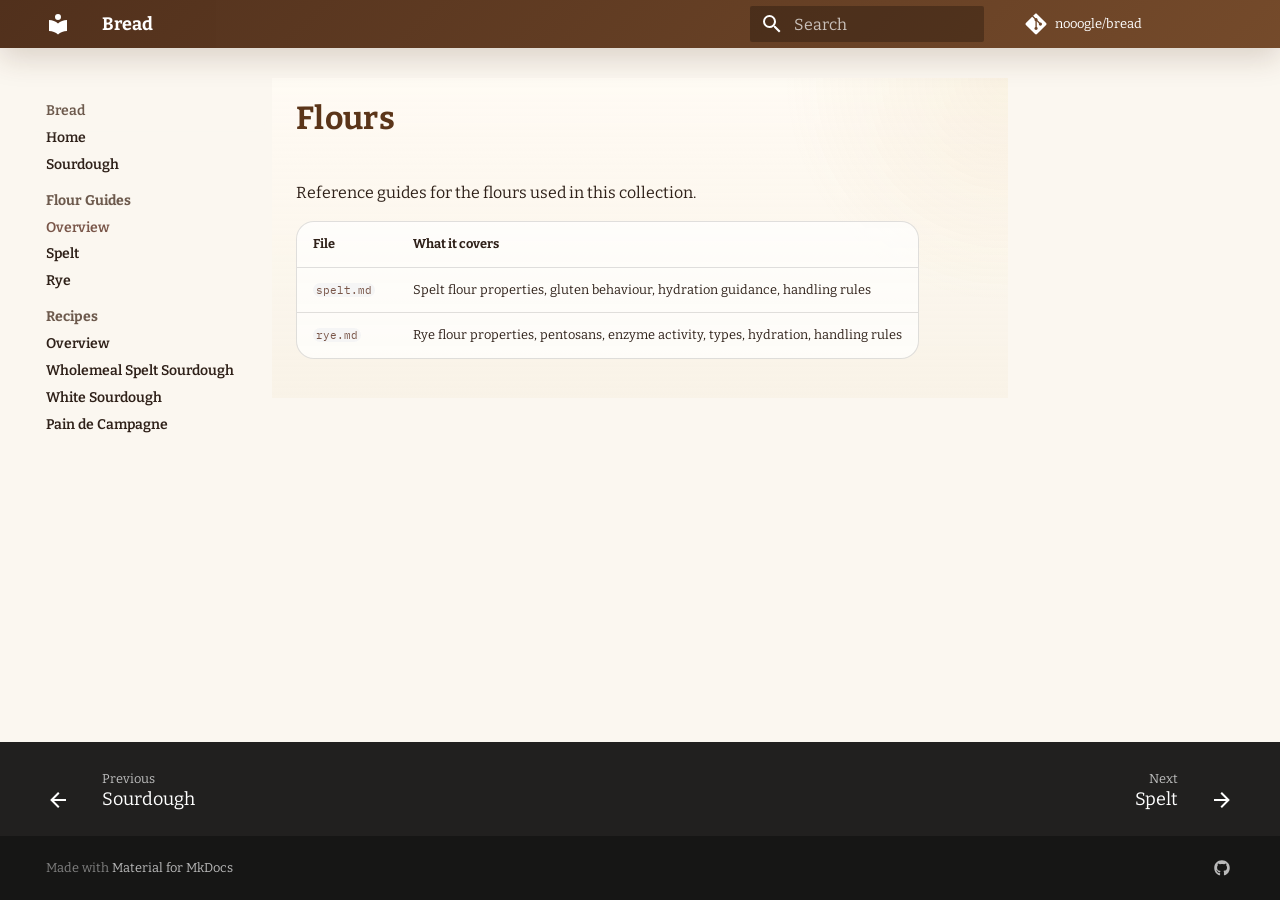
<file: site/flours/index.html>
<!doctype html>
<html lang="en" class="no-js">
  <head>
    
      <meta charset="utf-8">
      <meta name="viewport" content="width=device-width,initial-scale=1">
      
        <meta name="description" content="Home bread baking notes, flour guides, and sourdough recipes.">
      
      
      
        <link rel="canonical" href="https://nooogle.github.io/bread/flours/">
      
      
        <link rel="prev" href="../sourdough/">
      
      
        <link rel="next" href="spelt/">
      
      
        
      
      
      <link rel="icon" href="../assets/images/favicon.png">
      <meta name="generator" content="mkdocs-1.6.1, mkdocs-material-9.7.6">
    
    
      
        <title>Overview - Bread</title>
      
    
    
      <link rel="stylesheet" href="../assets/stylesheets/main.484c7ddc.min.css">
      
        
        <link rel="stylesheet" href="../assets/stylesheets/palette.ab4e12ef.min.css">
      
      


    
    
      
    
    
      
        
        
        <link rel="preconnect" href="https://fonts.gstatic.com" crossorigin>
        <link rel="stylesheet" href="https://fonts.googleapis.com/css?family=Bitter:300,300i,400,400i,700,700i%7CIBM+Plex+Mono:400,400i,700,700i&display=fallback">
        <style>:root{--md-text-font:"Bitter";--md-code-font:"IBM Plex Mono"}</style>
      
    
    
      <link rel="stylesheet" href="../stylesheets/extra.css">
    
    <script>__md_scope=new URL("..",location),__md_hash=e=>[...e].reduce(((e,_)=>(e<<5)-e+_.charCodeAt(0)),0),__md_get=(e,_=localStorage,t=__md_scope)=>JSON.parse(_.getItem(t.pathname+"."+e)),__md_set=(e,_,t=localStorage,a=__md_scope)=>{try{t.setItem(a.pathname+"."+e,JSON.stringify(_))}catch(e){}}</script>
    
      

    
    
  </head>
  
  
    
    
      
    
    
    
    
    <body dir="ltr" data-md-color-scheme="default" data-md-color-primary="brown" data-md-color-accent="amber">
  
    
    <input class="md-toggle" data-md-toggle="drawer" type="checkbox" id="__drawer" autocomplete="off">
    <input class="md-toggle" data-md-toggle="search" type="checkbox" id="__search" autocomplete="off">
    <label class="md-overlay" for="__drawer"></label>
    <div data-md-component="skip">
      
        
        <a href="#flours" class="md-skip">
          Skip to content
        </a>
      
    </div>
    <div data-md-component="announce">
      
    </div>
    
    
      

  

<header class="md-header md-header--shadow" data-md-component="header">
  <nav class="md-header__inner md-grid" aria-label="Header">
    <a href=".." title="Bread" class="md-header__button md-logo" aria-label="Bread" data-md-component="logo">
      
  
  <svg xmlns="http://www.w3.org/2000/svg" viewBox="0 0 24 24"><path d="M12 8a3 3 0 0 0 3-3 3 3 0 0 0-3-3 3 3 0 0 0-3 3 3 3 0 0 0 3 3m0 3.54C9.64 9.35 6.5 8 3 8v11c3.5 0 6.64 1.35 9 3.54 2.36-2.19 5.5-3.54 9-3.54V8c-3.5 0-6.64 1.35-9 3.54"/></svg>

    </a>
    <label class="md-header__button md-icon" for="__drawer">
      
      <svg xmlns="http://www.w3.org/2000/svg" viewBox="0 0 24 24"><path d="M3 6h18v2H3zm0 5h18v2H3zm0 5h18v2H3z"/></svg>
    </label>
    <div class="md-header__title" data-md-component="header-title">
      <div class="md-header__ellipsis">
        <div class="md-header__topic">
          <span class="md-ellipsis">
            Bread
          </span>
        </div>
        <div class="md-header__topic" data-md-component="header-topic">
          <span class="md-ellipsis">
            
              Overview
            
          </span>
        </div>
      </div>
    </div>
    
      
        <form class="md-header__option" data-md-component="palette">
  
    
    
    
    <input class="md-option" data-md-color-media="" data-md-color-scheme="default" data-md-color-primary="brown" data-md-color-accent="amber"  aria-hidden="true"  type="radio" name="__palette" id="__palette_0">
    
  
</form>
      
    
    
      <script>var palette=__md_get("__palette");if(palette&&palette.color){if("(prefers-color-scheme)"===palette.color.media){var media=matchMedia("(prefers-color-scheme: light)"),input=document.querySelector(media.matches?"[data-md-color-media='(prefers-color-scheme: light)']":"[data-md-color-media='(prefers-color-scheme: dark)']");palette.color.media=input.getAttribute("data-md-color-media"),palette.color.scheme=input.getAttribute("data-md-color-scheme"),palette.color.primary=input.getAttribute("data-md-color-primary"),palette.color.accent=input.getAttribute("data-md-color-accent")}for(var[key,value]of Object.entries(palette.color))document.body.setAttribute("data-md-color-"+key,value)}</script>
    
    
    
      
      
        <label class="md-header__button md-icon" for="__search">
          
          <svg xmlns="http://www.w3.org/2000/svg" viewBox="0 0 24 24"><path d="M9.5 3A6.5 6.5 0 0 1 16 9.5c0 1.61-.59 3.09-1.56 4.23l.27.27h.79l5 5-1.5 1.5-5-5v-.79l-.27-.27A6.52 6.52 0 0 1 9.5 16 6.5 6.5 0 0 1 3 9.5 6.5 6.5 0 0 1 9.5 3m0 2C7 5 5 7 5 9.5S7 14 9.5 14 14 12 14 9.5 12 5 9.5 5"/></svg>
        </label>
        <div class="md-search" data-md-component="search" role="dialog">
  <label class="md-search__overlay" for="__search"></label>
  <div class="md-search__inner" role="search">
    <form class="md-search__form" name="search">
      <input type="text" class="md-search__input" name="query" aria-label="Search" placeholder="Search" autocapitalize="off" autocorrect="off" autocomplete="off" spellcheck="false" data-md-component="search-query" required>
      <label class="md-search__icon md-icon" for="__search">
        
        <svg xmlns="http://www.w3.org/2000/svg" viewBox="0 0 24 24"><path d="M9.5 3A6.5 6.5 0 0 1 16 9.5c0 1.61-.59 3.09-1.56 4.23l.27.27h.79l5 5-1.5 1.5-5-5v-.79l-.27-.27A6.52 6.52 0 0 1 9.5 16 6.5 6.5 0 0 1 3 9.5 6.5 6.5 0 0 1 9.5 3m0 2C7 5 5 7 5 9.5S7 14 9.5 14 14 12 14 9.5 12 5 9.5 5"/></svg>
        
        <svg xmlns="http://www.w3.org/2000/svg" viewBox="0 0 24 24"><path d="M20 11v2H8l5.5 5.5-1.42 1.42L4.16 12l7.92-7.92L13.5 5.5 8 11z"/></svg>
      </label>
      <nav class="md-search__options" aria-label="Search">
        
        <button type="reset" class="md-search__icon md-icon" title="Clear" aria-label="Clear" tabindex="-1">
          
          <svg xmlns="http://www.w3.org/2000/svg" viewBox="0 0 24 24"><path d="M19 6.41 17.59 5 12 10.59 6.41 5 5 6.41 10.59 12 5 17.59 6.41 19 12 13.41 17.59 19 19 17.59 13.41 12z"/></svg>
        </button>
      </nav>
      
        <div class="md-search__suggest" data-md-component="search-suggest"></div>
      
    </form>
    <div class="md-search__output">
      <div class="md-search__scrollwrap" tabindex="0" data-md-scrollfix>
        <div class="md-search-result" data-md-component="search-result">
          <div class="md-search-result__meta">
            Initializing search
          </div>
          <ol class="md-search-result__list" role="presentation"></ol>
        </div>
      </div>
    </div>
  </div>
</div>
      
    
    
      <div class="md-header__source">
        <a href="https://github.com/nooogle/bread" title="Go to repository" class="md-source" data-md-component="source">
  <div class="md-source__icon md-icon">
    
    <svg xmlns="http://www.w3.org/2000/svg" viewBox="0 0 448 512"><!--! Font Awesome Free 7.1.0 by @fontawesome - https://fontawesome.com License - https://fontawesome.com/license/free (Icons: CC BY 4.0, Fonts: SIL OFL 1.1, Code: MIT License) Copyright 2025 Fonticons, Inc.--><path d="M439.6 236.1 244 40.5c-5.4-5.5-12.8-8.5-20.4-8.5s-15 3-20.4 8.4L162.5 81l51.5 51.5c27.1-9.1 52.7 16.8 43.4 43.7l49.7 49.7c34.2-11.8 61.2 31 35.5 56.7-26.5 26.5-70.2-2.9-56-37.3L240.3 199v121.9c25.3 12.5 22.3 41.8 9.1 55-6.4 6.4-15.2 10.1-24.3 10.1s-17.8-3.6-24.3-10.1c-17.6-17.6-11.1-46.9 11.2-56v-123c-20.8-8.5-24.6-30.7-18.6-45L142.6 101 8.5 235.1C3 240.6 0 247.9 0 255.5s3 15 8.5 20.4l195.6 195.7c5.4 5.4 12.7 8.4 20.4 8.4s15-3 20.4-8.4l194.7-194.7c5.4-5.4 8.4-12.8 8.4-20.4s-3-15-8.4-20.4"/></svg>
  </div>
  <div class="md-source__repository">
    nooogle/bread
  </div>
</a>
      </div>
    
  </nav>
  
</header>
    
    <div class="md-container" data-md-component="container">
      
      
        
          
        
      
      <main class="md-main" data-md-component="main">
        <div class="md-main__inner md-grid">
          
            
              
              <div class="md-sidebar md-sidebar--primary" data-md-component="sidebar" data-md-type="navigation" >
                <div class="md-sidebar__scrollwrap">
                  <div class="md-sidebar__inner">
                    



<nav class="md-nav md-nav--primary" aria-label="Navigation" data-md-level="0">
  <label class="md-nav__title" for="__drawer">
    <a href=".." title="Bread" class="md-nav__button md-logo" aria-label="Bread" data-md-component="logo">
      
  
  <svg xmlns="http://www.w3.org/2000/svg" viewBox="0 0 24 24"><path d="M12 8a3 3 0 0 0 3-3 3 3 0 0 0-3-3 3 3 0 0 0-3 3 3 3 0 0 0 3 3m0 3.54C9.64 9.35 6.5 8 3 8v11c3.5 0 6.64 1.35 9 3.54 2.36-2.19 5.5-3.54 9-3.54V8c-3.5 0-6.64 1.35-9 3.54"/></svg>

    </a>
    Bread
  </label>
  
    <div class="md-nav__source">
      <a href="https://github.com/nooogle/bread" title="Go to repository" class="md-source" data-md-component="source">
  <div class="md-source__icon md-icon">
    
    <svg xmlns="http://www.w3.org/2000/svg" viewBox="0 0 448 512"><!--! Font Awesome Free 7.1.0 by @fontawesome - https://fontawesome.com License - https://fontawesome.com/license/free (Icons: CC BY 4.0, Fonts: SIL OFL 1.1, Code: MIT License) Copyright 2025 Fonticons, Inc.--><path d="M439.6 236.1 244 40.5c-5.4-5.5-12.8-8.5-20.4-8.5s-15 3-20.4 8.4L162.5 81l51.5 51.5c27.1-9.1 52.7 16.8 43.4 43.7l49.7 49.7c34.2-11.8 61.2 31 35.5 56.7-26.5 26.5-70.2-2.9-56-37.3L240.3 199v121.9c25.3 12.5 22.3 41.8 9.1 55-6.4 6.4-15.2 10.1-24.3 10.1s-17.8-3.6-24.3-10.1c-17.6-17.6-11.1-46.9 11.2-56v-123c-20.8-8.5-24.6-30.7-18.6-45L142.6 101 8.5 235.1C3 240.6 0 247.9 0 255.5s3 15 8.5 20.4l195.6 195.7c5.4 5.4 12.7 8.4 20.4 8.4s15-3 20.4-8.4l194.7-194.7c5.4-5.4 8.4-12.8 8.4-20.4s-3-15-8.4-20.4"/></svg>
  </div>
  <div class="md-source__repository">
    nooogle/bread
  </div>
</a>
    </div>
  
  <ul class="md-nav__list" data-md-scrollfix>
    
      
      
  
  
  
  
    <li class="md-nav__item">
      <a href=".." class="md-nav__link">
        
  
  
  <span class="md-ellipsis">
    
  
    Home
  

    
  </span>
  
  

      </a>
    </li>
  

    
      
      
  
  
  
  
    <li class="md-nav__item">
      <a href="../sourdough/" class="md-nav__link">
        
  
  
  <span class="md-ellipsis">
    
  
    Sourdough
  

    
  </span>
  
  

      </a>
    </li>
  

    
      
      
  
  
    
  
  
  
    
    
    
    
      
        
        
      
    
    
    <li class="md-nav__item md-nav__item--active md-nav__item--section md-nav__item--nested">
      
        
        
        <input class="md-nav__toggle md-toggle " type="checkbox" id="__nav_3" checked>
        
          
          <label class="md-nav__link" for="__nav_3" id="__nav_3_label" tabindex="">
            
  
  
  <span class="md-ellipsis">
    
  
    Flour Guides
  

    
  </span>
  
  

            <span class="md-nav__icon md-icon"></span>
          </label>
        
        <nav class="md-nav" data-md-level="1" aria-labelledby="__nav_3_label" aria-expanded="true">
          <label class="md-nav__title" for="__nav_3">
            <span class="md-nav__icon md-icon"></span>
            
  
    Flour Guides
  

          </label>
          <ul class="md-nav__list" data-md-scrollfix>
            
              
                
  
  
    
  
  
  
    <li class="md-nav__item md-nav__item--active">
      
      <input class="md-nav__toggle md-toggle" type="checkbox" id="__toc">
      
      
        
      
      
      <a href="./" class="md-nav__link md-nav__link--active">
        
  
  
  <span class="md-ellipsis">
    
  
    Overview
  

    
  </span>
  
  

      </a>
      
    </li>
  

              
            
              
                
  
  
  
  
    <li class="md-nav__item">
      <a href="spelt/" class="md-nav__link">
        
  
  
  <span class="md-ellipsis">
    
  
    Spelt
  

    
  </span>
  
  

      </a>
    </li>
  

              
            
              
                
  
  
  
  
    <li class="md-nav__item">
      <a href="rye/" class="md-nav__link">
        
  
  
  <span class="md-ellipsis">
    
  
    Rye
  

    
  </span>
  
  

      </a>
    </li>
  

              
            
          </ul>
        </nav>
      
    </li>
  

    
      
      
  
  
  
  
    
    
    
    
      
        
        
      
    
    
    <li class="md-nav__item md-nav__item--section md-nav__item--nested">
      
        
        
        <input class="md-nav__toggle md-toggle " type="checkbox" id="__nav_4" >
        
          
          <label class="md-nav__link" for="__nav_4" id="__nav_4_label" tabindex="">
            
  
  
  <span class="md-ellipsis">
    
  
    Recipes
  

    
  </span>
  
  

            <span class="md-nav__icon md-icon"></span>
          </label>
        
        <nav class="md-nav" data-md-level="1" aria-labelledby="__nav_4_label" aria-expanded="false">
          <label class="md-nav__title" for="__nav_4">
            <span class="md-nav__icon md-icon"></span>
            
  
    Recipes
  

          </label>
          <ul class="md-nav__list" data-md-scrollfix>
            
              
                
  
  
  
  
    <li class="md-nav__item">
      <a href="../recipes/" class="md-nav__link">
        
  
  
  <span class="md-ellipsis">
    
  
    Overview
  

    
  </span>
  
  

      </a>
    </li>
  

              
            
              
                
  
  
  
  
    <li class="md-nav__item">
      <a href="../recipes/wholemeal-spelt-sourdough/" class="md-nav__link">
        
  
  
  <span class="md-ellipsis">
    
  
    Wholemeal Spelt Sourdough
  

    
  </span>
  
  

      </a>
    </li>
  

              
            
              
                
  
  
  
  
    <li class="md-nav__item">
      <a href="../recipes/white-sourdough/" class="md-nav__link">
        
  
  
  <span class="md-ellipsis">
    
  
    White Sourdough
  

    
  </span>
  
  

      </a>
    </li>
  

              
            
              
                
  
  
  
  
    <li class="md-nav__item">
      <a href="../recipes/pain-de-campagne/" class="md-nav__link">
        
  
  
  <span class="md-ellipsis">
    
  
    Pain de Campagne
  

    
  </span>
  
  

      </a>
    </li>
  

              
            
          </ul>
        </nav>
      
    </li>
  

    
  </ul>
</nav>
                  </div>
                </div>
              </div>
            
            
              
              <div class="md-sidebar md-sidebar--secondary" data-md-component="sidebar" data-md-type="toc" >
                <div class="md-sidebar__scrollwrap">
                  <div class="md-sidebar__inner">
                    

<nav class="md-nav md-nav--secondary" aria-label="Table of contents">
  
  
  
    
  
  
</nav>
                  </div>
                </div>
              </div>
            
          
          
            <div class="md-content" data-md-component="content">
              
              <article class="md-content__inner md-typeset">
                
                  


  
  


<h1 id="flours">Flours<a class="headerlink" href="#flours" title="Permanent link">&para;</a></h1>
<p>Reference guides for the flours used in this collection.</p>
<table>
<thead>
<tr>
<th>File</th>
<th>What it covers</th>
</tr>
</thead>
<tbody>
<tr>
<td><a href="spelt/"><code>spelt.md</code></a></td>
<td>Spelt flour properties, gluten behaviour, hydration guidance, handling rules</td>
</tr>
<tr>
<td><a href="rye/"><code>rye.md</code></a></td>
<td>Rye flour properties, pentosans, enzyme activity, types, hydration, handling rules</td>
</tr>
</tbody>
</table>












                
              </article>
            </div>
          
          
<script>var target=document.getElementById(location.hash.slice(1));target&&target.name&&(target.checked=target.name.startsWith("__tabbed_"))</script>
        </div>
        
          <button type="button" class="md-top md-icon" data-md-component="top" hidden>
  
  <svg xmlns="http://www.w3.org/2000/svg" viewBox="0 0 24 24"><path d="M13 20h-2V8l-5.5 5.5-1.42-1.42L12 4.16l7.92 7.92-1.42 1.42L13 8z"/></svg>
  Back to top
</button>
        
      </main>
      
        <footer class="md-footer">
  
    
      
      <nav class="md-footer__inner md-grid" aria-label="Footer" >
        
          
          <a href="../sourdough/" class="md-footer__link md-footer__link--prev" aria-label="Previous: Sourdough">
            <div class="md-footer__button md-icon">
              
              <svg xmlns="http://www.w3.org/2000/svg" viewBox="0 0 24 24"><path d="M20 11v2H8l5.5 5.5-1.42 1.42L4.16 12l7.92-7.92L13.5 5.5 8 11z"/></svg>
            </div>
            <div class="md-footer__title">
              <span class="md-footer__direction">
                Previous
              </span>
              <div class="md-ellipsis">
                Sourdough
              </div>
            </div>
          </a>
        
        
          
          <a href="spelt/" class="md-footer__link md-footer__link--next" aria-label="Next: Spelt">
            <div class="md-footer__title">
              <span class="md-footer__direction">
                Next
              </span>
              <div class="md-ellipsis">
                Spelt
              </div>
            </div>
            <div class="md-footer__button md-icon">
              
              <svg xmlns="http://www.w3.org/2000/svg" viewBox="0 0 24 24"><path d="M4 11v2h12l-5.5 5.5 1.42 1.42L19.84 12l-7.92-7.92L10.5 5.5 16 11z"/></svg>
            </div>
          </a>
        
      </nav>
    
  
  <div class="md-footer-meta md-typeset">
    <div class="md-footer-meta__inner md-grid">
      <div class="md-copyright">
  
  
    Made with
    <a href="https://squidfunk.github.io/mkdocs-material/" target="_blank" rel="noopener">
      Material for MkDocs
    </a>
  
</div>
      
        
<div class="md-social">
  
    
    
    
    
      
      
    
    <a href="https://github.com/nooogle/bread" target="_blank" rel="noopener" title="github.com" class="md-social__link">
      <svg xmlns="http://www.w3.org/2000/svg" viewBox="0 0 512 512"><!--! Font Awesome Free 7.1.0 by @fontawesome - https://fontawesome.com License - https://fontawesome.com/license/free (Icons: CC BY 4.0, Fonts: SIL OFL 1.1, Code: MIT License) Copyright 2025 Fonticons, Inc.--><path d="M173.9 397.4c0 2-2.3 3.6-5.2 3.6-3.3.3-5.6-1.3-5.6-3.6 0-2 2.3-3.6 5.2-3.6 3-.3 5.6 1.3 5.6 3.6m-31.1-4.5c-.7 2 1.3 4.3 4.3 4.9 2.6 1 5.6 0 6.2-2s-1.3-4.3-4.3-5.2c-2.6-.7-5.5.3-6.2 2.3m44.2-1.7c-2.9.7-4.9 2.6-4.6 4.9.3 2 2.9 3.3 5.9 2.6 2.9-.7 4.9-2.6 4.6-4.6-.3-1.9-3-3.2-5.9-2.9M252.8 8C114.1 8 8 113.3 8 252c0 110.9 69.8 205.8 169.5 239.2 12.8 2.3 17.3-5.6 17.3-12.1 0-6.2-.3-40.4-.3-61.4 0 0-70 15-84.7-29.8 0 0-11.4-29.1-27.8-36.6 0 0-22.9-15.7 1.6-15.4 0 0 24.9 2 38.6 25.8 21.9 38.6 58.6 27.5 72.9 20.9 2.3-16 8.8-27.1 16-33.7-55.9-6.2-112.3-14.3-112.3-110.5 0-27.5 7.6-41.3 23.6-58.9-2.6-6.5-11.1-33.3 2.6-67.9 20.9-6.5 69 27 69 27 20-5.6 41.5-8.5 62.8-8.5s42.8 2.9 62.8 8.5c0 0 48.1-33.6 69-27 13.7 34.7 5.2 61.4 2.6 67.9 16 17.7 25.8 31.5 25.8 58.9 0 96.5-58.9 104.2-114.8 110.5 9.2 7.9 17 22.9 17 46.4 0 33.7-.3 75.4-.3 83.6 0 6.5 4.6 14.4 17.3 12.1C436.2 457.8 504 362.9 504 252 504 113.3 391.5 8 252.8 8M105.2 352.9c-1.3 1-1 3.3.7 5.2 1.6 1.6 3.9 2.3 5.2 1 1.3-1 1-3.3-.7-5.2-1.6-1.6-3.9-2.3-5.2-1m-10.8-8.1c-.7 1.3.3 2.9 2.3 3.9 1.6 1 3.6.7 4.3-.7.7-1.3-.3-2.9-2.3-3.9-2-.6-3.6-.3-4.3.7m32.4 35.6c-1.6 1.3-1 4.3 1.3 6.2 2.3 2.3 5.2 2.6 6.5 1 1.3-1.3.7-4.3-1.3-6.2-2.2-2.3-5.2-2.6-6.5-1m-11.4-14.7c-1.6 1-1.6 3.6 0 5.9s4.3 3.3 5.6 2.3c1.6-1.3 1.6-3.9 0-6.2-1.4-2.3-4-3.3-5.6-2"/></svg>
    </a>
  
</div>
      
    </div>
  </div>
</footer>
      
    </div>
    <div class="md-dialog" data-md-component="dialog">
      <div class="md-dialog__inner md-typeset"></div>
    </div>
    
    
    
      
      
      <script id="__config" type="application/json">{"annotate": null, "base": "..", "features": ["navigation.sections", "navigation.top", "navigation.footer", "content.code.copy", "search.highlight", "search.suggest"], "search": "../assets/javascripts/workers/search.2c215733.min.js", "tags": null, "translations": {"clipboard.copied": "Copied to clipboard", "clipboard.copy": "Copy to clipboard", "search.result.more.one": "1 more on this page", "search.result.more.other": "# more on this page", "search.result.none": "No matching documents", "search.result.one": "1 matching document", "search.result.other": "# matching documents", "search.result.placeholder": "Type to start searching", "search.result.term.missing": "Missing", "select.version": "Select version"}, "version": null}</script>
    
    
      <script src="../assets/javascripts/bundle.79ae519e.min.js"></script>
      
    
  </body>
</html>
</file>
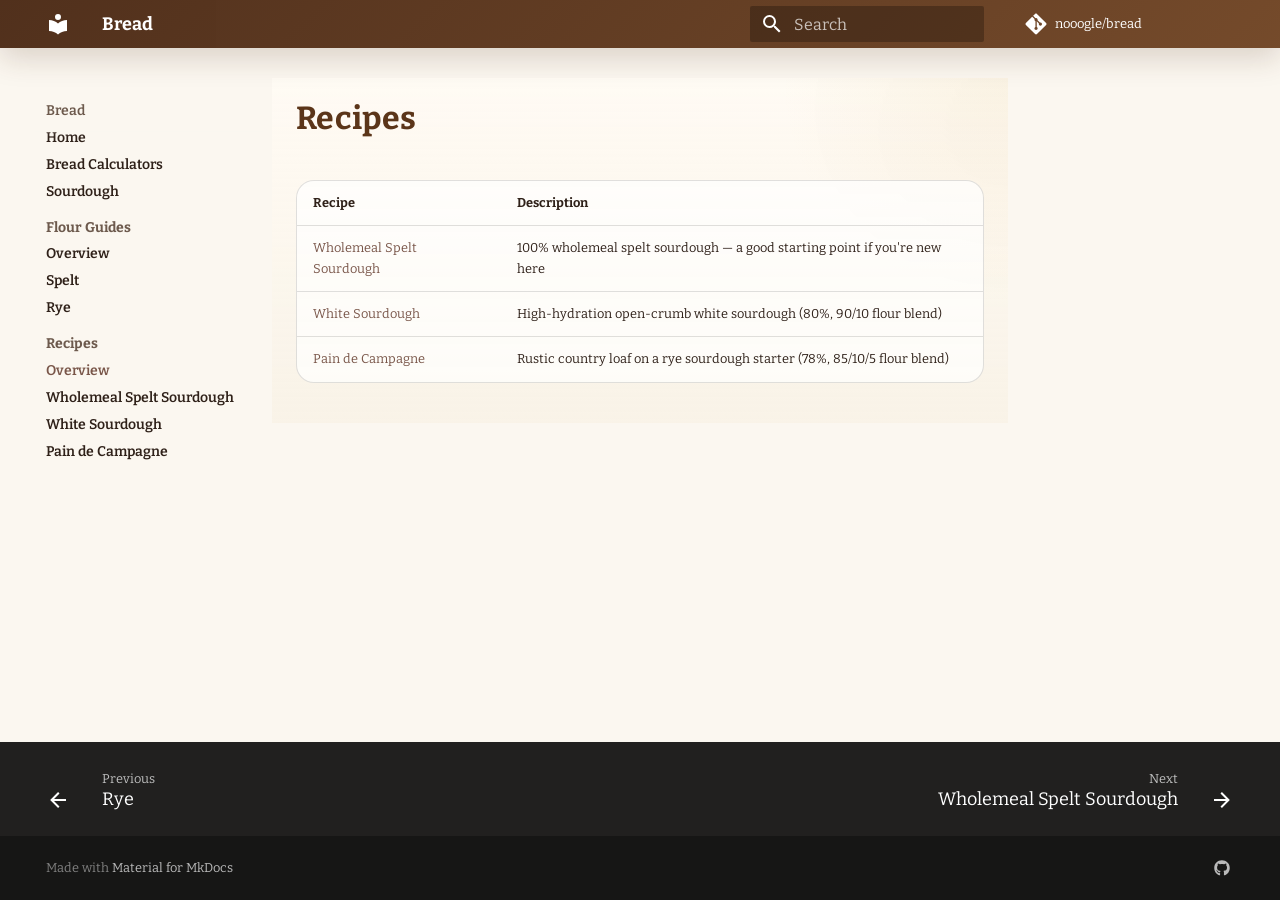
<file: site/recipes/index.html>
<!doctype html>
<html lang="en" class="no-js">
  <head>
    
      <meta charset="utf-8">
      <meta name="viewport" content="width=device-width,initial-scale=1">
      
        <meta name="description" content="Home bread baking notes, flour guides, and sourdough recipes.">
      
      
      
        <link rel="canonical" href="https://nooogle.github.io/bread/recipes/">
      
      
        <link rel="prev" href="../flours/rye/">
      
      
        <link rel="next" href="wholemeal-spelt-sourdough/">
      
      
        
      
      
      <link rel="icon" href="../assets/images/favicon.png">
      <meta name="generator" content="mkdocs-1.6.1, mkdocs-material-9.7.6">
    
    
      
        <title>Overview - Bread</title>
      
    
    
      <link rel="stylesheet" href="../assets/stylesheets/main.484c7ddc.min.css">
      
        
        <link rel="stylesheet" href="../assets/stylesheets/palette.ab4e12ef.min.css">
      
      


    
    
      
    
    
      
        
        
        <link rel="preconnect" href="https://fonts.gstatic.com" crossorigin>
        <link rel="stylesheet" href="https://fonts.googleapis.com/css?family=Bitter:300,300i,400,400i,700,700i%7CIBM+Plex+Mono:400,400i,700,700i&display=fallback">
        <style>:root{--md-text-font:"Bitter";--md-code-font:"IBM Plex Mono"}</style>
      
    
    
      <link rel="stylesheet" href="../stylesheets/extra.css">
    
    <script>__md_scope=new URL("..",location),__md_hash=e=>[...e].reduce(((e,_)=>(e<<5)-e+_.charCodeAt(0)),0),__md_get=(e,_=localStorage,t=__md_scope)=>JSON.parse(_.getItem(t.pathname+"."+e)),__md_set=(e,_,t=localStorage,a=__md_scope)=>{try{t.setItem(a.pathname+"."+e,JSON.stringify(_))}catch(e){}}</script>
    
      

    
    
  </head>
  
  
    
    
      
    
    
    
    
    <body dir="ltr" data-md-color-scheme="default" data-md-color-primary="brown" data-md-color-accent="amber">
  
    
    <input class="md-toggle" data-md-toggle="drawer" type="checkbox" id="__drawer" autocomplete="off">
    <input class="md-toggle" data-md-toggle="search" type="checkbox" id="__search" autocomplete="off">
    <label class="md-overlay" for="__drawer"></label>
    <div data-md-component="skip">
      
        
        <a href="#recipes" class="md-skip">
          Skip to content
        </a>
      
    </div>
    <div data-md-component="announce">
      
    </div>
    
    
      

  

<header class="md-header md-header--shadow" data-md-component="header">
  <nav class="md-header__inner md-grid" aria-label="Header">
    <a href=".." title="Bread" class="md-header__button md-logo" aria-label="Bread" data-md-component="logo">
      
  
  <svg xmlns="http://www.w3.org/2000/svg" viewBox="0 0 24 24"><path d="M12 8a3 3 0 0 0 3-3 3 3 0 0 0-3-3 3 3 0 0 0-3 3 3 3 0 0 0 3 3m0 3.54C9.64 9.35 6.5 8 3 8v11c3.5 0 6.64 1.35 9 3.54 2.36-2.19 5.5-3.54 9-3.54V8c-3.5 0-6.64 1.35-9 3.54"/></svg>

    </a>
    <label class="md-header__button md-icon" for="__drawer">
      
      <svg xmlns="http://www.w3.org/2000/svg" viewBox="0 0 24 24"><path d="M3 6h18v2H3zm0 5h18v2H3zm0 5h18v2H3z"/></svg>
    </label>
    <div class="md-header__title" data-md-component="header-title">
      <div class="md-header__ellipsis">
        <div class="md-header__topic">
          <span class="md-ellipsis">
            Bread
          </span>
        </div>
        <div class="md-header__topic" data-md-component="header-topic">
          <span class="md-ellipsis">
            
              Overview
            
          </span>
        </div>
      </div>
    </div>
    
      
        <form class="md-header__option" data-md-component="palette">
  
    
    
    
    <input class="md-option" data-md-color-media="" data-md-color-scheme="default" data-md-color-primary="brown" data-md-color-accent="amber"  aria-hidden="true"  type="radio" name="__palette" id="__palette_0">
    
  
</form>
      
    
    
      <script>var palette=__md_get("__palette");if(palette&&palette.color){if("(prefers-color-scheme)"===palette.color.media){var media=matchMedia("(prefers-color-scheme: light)"),input=document.querySelector(media.matches?"[data-md-color-media='(prefers-color-scheme: light)']":"[data-md-color-media='(prefers-color-scheme: dark)']");palette.color.media=input.getAttribute("data-md-color-media"),palette.color.scheme=input.getAttribute("data-md-color-scheme"),palette.color.primary=input.getAttribute("data-md-color-primary"),palette.color.accent=input.getAttribute("data-md-color-accent")}for(var[key,value]of Object.entries(palette.color))document.body.setAttribute("data-md-color-"+key,value)}</script>
    
    
    
      
      
        <label class="md-header__button md-icon" for="__search">
          
          <svg xmlns="http://www.w3.org/2000/svg" viewBox="0 0 24 24"><path d="M9.5 3A6.5 6.5 0 0 1 16 9.5c0 1.61-.59 3.09-1.56 4.23l.27.27h.79l5 5-1.5 1.5-5-5v-.79l-.27-.27A6.52 6.52 0 0 1 9.5 16 6.5 6.5 0 0 1 3 9.5 6.5 6.5 0 0 1 9.5 3m0 2C7 5 5 7 5 9.5S7 14 9.5 14 14 12 14 9.5 12 5 9.5 5"/></svg>
        </label>
        <div class="md-search" data-md-component="search" role="dialog">
  <label class="md-search__overlay" for="__search"></label>
  <div class="md-search__inner" role="search">
    <form class="md-search__form" name="search">
      <input type="text" class="md-search__input" name="query" aria-label="Search" placeholder="Search" autocapitalize="off" autocorrect="off" autocomplete="off" spellcheck="false" data-md-component="search-query" required>
      <label class="md-search__icon md-icon" for="__search">
        
        <svg xmlns="http://www.w3.org/2000/svg" viewBox="0 0 24 24"><path d="M9.5 3A6.5 6.5 0 0 1 16 9.5c0 1.61-.59 3.09-1.56 4.23l.27.27h.79l5 5-1.5 1.5-5-5v-.79l-.27-.27A6.52 6.52 0 0 1 9.5 16 6.5 6.5 0 0 1 3 9.5 6.5 6.5 0 0 1 9.5 3m0 2C7 5 5 7 5 9.5S7 14 9.5 14 14 12 14 9.5 12 5 9.5 5"/></svg>
        
        <svg xmlns="http://www.w3.org/2000/svg" viewBox="0 0 24 24"><path d="M20 11v2H8l5.5 5.5-1.42 1.42L4.16 12l7.92-7.92L13.5 5.5 8 11z"/></svg>
      </label>
      <nav class="md-search__options" aria-label="Search">
        
        <button type="reset" class="md-search__icon md-icon" title="Clear" aria-label="Clear" tabindex="-1">
          
          <svg xmlns="http://www.w3.org/2000/svg" viewBox="0 0 24 24"><path d="M19 6.41 17.59 5 12 10.59 6.41 5 5 6.41 10.59 12 5 17.59 6.41 19 12 13.41 17.59 19 19 17.59 13.41 12z"/></svg>
        </button>
      </nav>
      
        <div class="md-search__suggest" data-md-component="search-suggest"></div>
      
    </form>
    <div class="md-search__output">
      <div class="md-search__scrollwrap" tabindex="0" data-md-scrollfix>
        <div class="md-search-result" data-md-component="search-result">
          <div class="md-search-result__meta">
            Initializing search
          </div>
          <ol class="md-search-result__list" role="presentation"></ol>
        </div>
      </div>
    </div>
  </div>
</div>
      
    
    
      <div class="md-header__source">
        <a href="https://github.com/nooogle/bread" title="Go to repository" class="md-source" data-md-component="source">
  <div class="md-source__icon md-icon">
    
    <svg xmlns="http://www.w3.org/2000/svg" viewBox="0 0 448 512"><!--! Font Awesome Free 7.1.0 by @fontawesome - https://fontawesome.com License - https://fontawesome.com/license/free (Icons: CC BY 4.0, Fonts: SIL OFL 1.1, Code: MIT License) Copyright 2025 Fonticons, Inc.--><path d="M439.6 236.1 244 40.5c-5.4-5.5-12.8-8.5-20.4-8.5s-15 3-20.4 8.4L162.5 81l51.5 51.5c27.1-9.1 52.7 16.8 43.4 43.7l49.7 49.7c34.2-11.8 61.2 31 35.5 56.7-26.5 26.5-70.2-2.9-56-37.3L240.3 199v121.9c25.3 12.5 22.3 41.8 9.1 55-6.4 6.4-15.2 10.1-24.3 10.1s-17.8-3.6-24.3-10.1c-17.6-17.6-11.1-46.9 11.2-56v-123c-20.8-8.5-24.6-30.7-18.6-45L142.6 101 8.5 235.1C3 240.6 0 247.9 0 255.5s3 15 8.5 20.4l195.6 195.7c5.4 5.4 12.7 8.4 20.4 8.4s15-3 20.4-8.4l194.7-194.7c5.4-5.4 8.4-12.8 8.4-20.4s-3-15-8.4-20.4"/></svg>
  </div>
  <div class="md-source__repository">
    nooogle/bread
  </div>
</a>
      </div>
    
  </nav>
  
</header>
    
    <div class="md-container" data-md-component="container">
      
      
        
          
        
      
      <main class="md-main" data-md-component="main">
        <div class="md-main__inner md-grid">
          
            
              
              <div class="md-sidebar md-sidebar--primary" data-md-component="sidebar" data-md-type="navigation" >
                <div class="md-sidebar__scrollwrap">
                  <div class="md-sidebar__inner">
                    



<nav class="md-nav md-nav--primary" aria-label="Navigation" data-md-level="0">
  <label class="md-nav__title" for="__drawer">
    <a href=".." title="Bread" class="md-nav__button md-logo" aria-label="Bread" data-md-component="logo">
      
  
  <svg xmlns="http://www.w3.org/2000/svg" viewBox="0 0 24 24"><path d="M12 8a3 3 0 0 0 3-3 3 3 0 0 0-3-3 3 3 0 0 0-3 3 3 3 0 0 0 3 3m0 3.54C9.64 9.35 6.5 8 3 8v11c3.5 0 6.64 1.35 9 3.54 2.36-2.19 5.5-3.54 9-3.54V8c-3.5 0-6.64 1.35-9 3.54"/></svg>

    </a>
    Bread
  </label>
  
    <div class="md-nav__source">
      <a href="https://github.com/nooogle/bread" title="Go to repository" class="md-source" data-md-component="source">
  <div class="md-source__icon md-icon">
    
    <svg xmlns="http://www.w3.org/2000/svg" viewBox="0 0 448 512"><!--! Font Awesome Free 7.1.0 by @fontawesome - https://fontawesome.com License - https://fontawesome.com/license/free (Icons: CC BY 4.0, Fonts: SIL OFL 1.1, Code: MIT License) Copyright 2025 Fonticons, Inc.--><path d="M439.6 236.1 244 40.5c-5.4-5.5-12.8-8.5-20.4-8.5s-15 3-20.4 8.4L162.5 81l51.5 51.5c27.1-9.1 52.7 16.8 43.4 43.7l49.7 49.7c34.2-11.8 61.2 31 35.5 56.7-26.5 26.5-70.2-2.9-56-37.3L240.3 199v121.9c25.3 12.5 22.3 41.8 9.1 55-6.4 6.4-15.2 10.1-24.3 10.1s-17.8-3.6-24.3-10.1c-17.6-17.6-11.1-46.9 11.2-56v-123c-20.8-8.5-24.6-30.7-18.6-45L142.6 101 8.5 235.1C3 240.6 0 247.9 0 255.5s3 15 8.5 20.4l195.6 195.7c5.4 5.4 12.7 8.4 20.4 8.4s15-3 20.4-8.4l194.7-194.7c5.4-5.4 8.4-12.8 8.4-20.4s-3-15-8.4-20.4"/></svg>
  </div>
  <div class="md-source__repository">
    nooogle/bread
  </div>
</a>
    </div>
  
  <ul class="md-nav__list" data-md-scrollfix>
    
      
      
  
  
  
  
    <li class="md-nav__item">
      <a href=".." class="md-nav__link">
        
  
  
  <span class="md-ellipsis">
    
  
    Home
  

    
  </span>
  
  

      </a>
    </li>
  

    
      
      
  
  
  
  
    <li class="md-nav__item">
      <a href="../calculator/" class="md-nav__link">
        
  
  
  <span class="md-ellipsis">
    
  
    Bread Calculators
  

    
  </span>
  
  

      </a>
    </li>
  

    
      
      
  
  
  
  
    <li class="md-nav__item">
      <a href="../sourdough/" class="md-nav__link">
        
  
  
  <span class="md-ellipsis">
    
  
    Sourdough
  

    
  </span>
  
  

      </a>
    </li>
  

    
      
      
  
  
  
  
    
    
    
    
      
        
        
      
    
    
    <li class="md-nav__item md-nav__item--section md-nav__item--nested">
      
        
        
        <input class="md-nav__toggle md-toggle " type="checkbox" id="__nav_4" >
        
          
          <label class="md-nav__link" for="__nav_4" id="__nav_4_label" tabindex="">
            
  
  
  <span class="md-ellipsis">
    
  
    Flour Guides
  

    
  </span>
  
  

            <span class="md-nav__icon md-icon"></span>
          </label>
        
        <nav class="md-nav" data-md-level="1" aria-labelledby="__nav_4_label" aria-expanded="false">
          <label class="md-nav__title" for="__nav_4">
            <span class="md-nav__icon md-icon"></span>
            
  
    Flour Guides
  

          </label>
          <ul class="md-nav__list" data-md-scrollfix>
            
              
                
  
  
  
  
    <li class="md-nav__item">
      <a href="../flours/" class="md-nav__link">
        
  
  
  <span class="md-ellipsis">
    
  
    Overview
  

    
  </span>
  
  

      </a>
    </li>
  

              
            
              
                
  
  
  
  
    <li class="md-nav__item">
      <a href="../flours/spelt/" class="md-nav__link">
        
  
  
  <span class="md-ellipsis">
    
  
    Spelt
  

    
  </span>
  
  

      </a>
    </li>
  

              
            
              
                
  
  
  
  
    <li class="md-nav__item">
      <a href="../flours/rye/" class="md-nav__link">
        
  
  
  <span class="md-ellipsis">
    
  
    Rye
  

    
  </span>
  
  

      </a>
    </li>
  

              
            
          </ul>
        </nav>
      
    </li>
  

    
      
      
  
  
    
  
  
  
    
    
    
    
      
        
        
      
    
    
    <li class="md-nav__item md-nav__item--active md-nav__item--section md-nav__item--nested">
      
        
        
        <input class="md-nav__toggle md-toggle " type="checkbox" id="__nav_5" checked>
        
          
          <label class="md-nav__link" for="__nav_5" id="__nav_5_label" tabindex="">
            
  
  
  <span class="md-ellipsis">
    
  
    Recipes
  

    
  </span>
  
  

            <span class="md-nav__icon md-icon"></span>
          </label>
        
        <nav class="md-nav" data-md-level="1" aria-labelledby="__nav_5_label" aria-expanded="true">
          <label class="md-nav__title" for="__nav_5">
            <span class="md-nav__icon md-icon"></span>
            
  
    Recipes
  

          </label>
          <ul class="md-nav__list" data-md-scrollfix>
            
              
                
  
  
    
  
  
  
    <li class="md-nav__item md-nav__item--active">
      
      <input class="md-nav__toggle md-toggle" type="checkbox" id="__toc">
      
      
        
      
      
      <a href="./" class="md-nav__link md-nav__link--active">
        
  
  
  <span class="md-ellipsis">
    
  
    Overview
  

    
  </span>
  
  

      </a>
      
    </li>
  

              
            
              
                
  
  
  
  
    <li class="md-nav__item">
      <a href="wholemeal-spelt-sourdough/" class="md-nav__link">
        
  
  
  <span class="md-ellipsis">
    
  
    Wholemeal Spelt Sourdough
  

    
  </span>
  
  

      </a>
    </li>
  

              
            
              
                
  
  
  
  
    <li class="md-nav__item">
      <a href="white-sourdough/" class="md-nav__link">
        
  
  
  <span class="md-ellipsis">
    
  
    White Sourdough
  

    
  </span>
  
  

      </a>
    </li>
  

              
            
              
                
  
  
  
  
    <li class="md-nav__item">
      <a href="pain-de-campagne/" class="md-nav__link">
        
  
  
  <span class="md-ellipsis">
    
  
    Pain de Campagne
  

    
  </span>
  
  

      </a>
    </li>
  

              
            
          </ul>
        </nav>
      
    </li>
  

    
  </ul>
</nav>
                  </div>
                </div>
              </div>
            
            
              
              <div class="md-sidebar md-sidebar--secondary" data-md-component="sidebar" data-md-type="toc" >
                <div class="md-sidebar__scrollwrap">
                  <div class="md-sidebar__inner">
                    

<nav class="md-nav md-nav--secondary" aria-label="Table of contents">
  
  
  
    
  
  
</nav>
                  </div>
                </div>
              </div>
            
          
          
            <div class="md-content" data-md-component="content">
              
              <article class="md-content__inner md-typeset">
                
                  


  
  


<h1 id="recipes">Recipes<a class="headerlink" href="#recipes" title="Permanent link">&para;</a></h1>
<table>
<thead>
<tr>
<th>Recipe</th>
<th>Description</th>
</tr>
</thead>
<tbody>
<tr>
<td><a href="wholemeal-spelt-sourdough/">Wholemeal Spelt Sourdough</a></td>
<td>100% wholemeal spelt sourdough — a good starting point if you're new here</td>
</tr>
<tr>
<td><a href="white-sourdough/">White Sourdough</a></td>
<td>High-hydration open-crumb white sourdough (80%, 90/10 flour blend)</td>
</tr>
<tr>
<td><a href="pain-de-campagne/">Pain de Campagne</a></td>
<td>Rustic country loaf on a rye sourdough starter (78%, 85/10/5 flour blend)</td>
</tr>
</tbody>
</table>












                
              </article>
            </div>
          
          
<script>var target=document.getElementById(location.hash.slice(1));target&&target.name&&(target.checked=target.name.startsWith("__tabbed_"))</script>
        </div>
        
          <button type="button" class="md-top md-icon" data-md-component="top" hidden>
  
  <svg xmlns="http://www.w3.org/2000/svg" viewBox="0 0 24 24"><path d="M13 20h-2V8l-5.5 5.5-1.42-1.42L12 4.16l7.92 7.92-1.42 1.42L13 8z"/></svg>
  Back to top
</button>
        
      </main>
      
        <footer class="md-footer">
  
    
      
      <nav class="md-footer__inner md-grid" aria-label="Footer" >
        
          
          <a href="../flours/rye/" class="md-footer__link md-footer__link--prev" aria-label="Previous: Rye">
            <div class="md-footer__button md-icon">
              
              <svg xmlns="http://www.w3.org/2000/svg" viewBox="0 0 24 24"><path d="M20 11v2H8l5.5 5.5-1.42 1.42L4.16 12l7.92-7.92L13.5 5.5 8 11z"/></svg>
            </div>
            <div class="md-footer__title">
              <span class="md-footer__direction">
                Previous
              </span>
              <div class="md-ellipsis">
                Rye
              </div>
            </div>
          </a>
        
        
          
          <a href="wholemeal-spelt-sourdough/" class="md-footer__link md-footer__link--next" aria-label="Next: Wholemeal Spelt Sourdough">
            <div class="md-footer__title">
              <span class="md-footer__direction">
                Next
              </span>
              <div class="md-ellipsis">
                Wholemeal Spelt Sourdough
              </div>
            </div>
            <div class="md-footer__button md-icon">
              
              <svg xmlns="http://www.w3.org/2000/svg" viewBox="0 0 24 24"><path d="M4 11v2h12l-5.5 5.5 1.42 1.42L19.84 12l-7.92-7.92L10.5 5.5 16 11z"/></svg>
            </div>
          </a>
        
      </nav>
    
  
  <div class="md-footer-meta md-typeset">
    <div class="md-footer-meta__inner md-grid">
      <div class="md-copyright">
  
  
    Made with
    <a href="https://squidfunk.github.io/mkdocs-material/" target="_blank" rel="noopener">
      Material for MkDocs
    </a>
  
</div>
      
        
<div class="md-social">
  
    
    
    
    
      
      
    
    <a href="https://github.com/nooogle/bread" target="_blank" rel="noopener" title="github.com" class="md-social__link">
      <svg xmlns="http://www.w3.org/2000/svg" viewBox="0 0 512 512"><!--! Font Awesome Free 7.1.0 by @fontawesome - https://fontawesome.com License - https://fontawesome.com/license/free (Icons: CC BY 4.0, Fonts: SIL OFL 1.1, Code: MIT License) Copyright 2025 Fonticons, Inc.--><path d="M173.9 397.4c0 2-2.3 3.6-5.2 3.6-3.3.3-5.6-1.3-5.6-3.6 0-2 2.3-3.6 5.2-3.6 3-.3 5.6 1.3 5.6 3.6m-31.1-4.5c-.7 2 1.3 4.3 4.3 4.9 2.6 1 5.6 0 6.2-2s-1.3-4.3-4.3-5.2c-2.6-.7-5.5.3-6.2 2.3m44.2-1.7c-2.9.7-4.9 2.6-4.6 4.9.3 2 2.9 3.3 5.9 2.6 2.9-.7 4.9-2.6 4.6-4.6-.3-1.9-3-3.2-5.9-2.9M252.8 8C114.1 8 8 113.3 8 252c0 110.9 69.8 205.8 169.5 239.2 12.8 2.3 17.3-5.6 17.3-12.1 0-6.2-.3-40.4-.3-61.4 0 0-70 15-84.7-29.8 0 0-11.4-29.1-27.8-36.6 0 0-22.9-15.7 1.6-15.4 0 0 24.9 2 38.6 25.8 21.9 38.6 58.6 27.5 72.9 20.9 2.3-16 8.8-27.1 16-33.7-55.9-6.2-112.3-14.3-112.3-110.5 0-27.5 7.6-41.3 23.6-58.9-2.6-6.5-11.1-33.3 2.6-67.9 20.9-6.5 69 27 69 27 20-5.6 41.5-8.5 62.8-8.5s42.8 2.9 62.8 8.5c0 0 48.1-33.6 69-27 13.7 34.7 5.2 61.4 2.6 67.9 16 17.7 25.8 31.5 25.8 58.9 0 96.5-58.9 104.2-114.8 110.5 9.2 7.9 17 22.9 17 46.4 0 33.7-.3 75.4-.3 83.6 0 6.5 4.6 14.4 17.3 12.1C436.2 457.8 504 362.9 504 252 504 113.3 391.5 8 252.8 8M105.2 352.9c-1.3 1-1 3.3.7 5.2 1.6 1.6 3.9 2.3 5.2 1 1.3-1 1-3.3-.7-5.2-1.6-1.6-3.9-2.3-5.2-1m-10.8-8.1c-.7 1.3.3 2.9 2.3 3.9 1.6 1 3.6.7 4.3-.7.7-1.3-.3-2.9-2.3-3.9-2-.6-3.6-.3-4.3.7m32.4 35.6c-1.6 1.3-1 4.3 1.3 6.2 2.3 2.3 5.2 2.6 6.5 1 1.3-1.3.7-4.3-1.3-6.2-2.2-2.3-5.2-2.6-6.5-1m-11.4-14.7c-1.6 1-1.6 3.6 0 5.9s4.3 3.3 5.6 2.3c1.6-1.3 1.6-3.9 0-6.2-1.4-2.3-4-3.3-5.6-2"/></svg>
    </a>
  
</div>
      
    </div>
  </div>
</footer>
      
    </div>
    <div class="md-dialog" data-md-component="dialog">
      <div class="md-dialog__inner md-typeset"></div>
    </div>
    
    
    
      
      
      <script id="__config" type="application/json">{"annotate": null, "base": "..", "features": ["navigation.sections", "navigation.top", "navigation.footer", "content.code.copy", "search.highlight", "search.suggest"], "search": "../assets/javascripts/workers/search.2c215733.min.js", "tags": null, "translations": {"clipboard.copied": "Copied to clipboard", "clipboard.copy": "Copy to clipboard", "search.result.more.one": "1 more on this page", "search.result.more.other": "# more on this page", "search.result.none": "No matching documents", "search.result.one": "1 matching document", "search.result.other": "# matching documents", "search.result.placeholder": "Type to start searching", "search.result.term.missing": "Missing", "select.version": "Select version"}, "version": null}</script>
    
    
      <script src="../assets/javascripts/bundle.79ae519e.min.js"></script>
      
        <script src="../javascripts/sourdough-calculator.js"></script>
      
    
  </body>
</html>
</file>
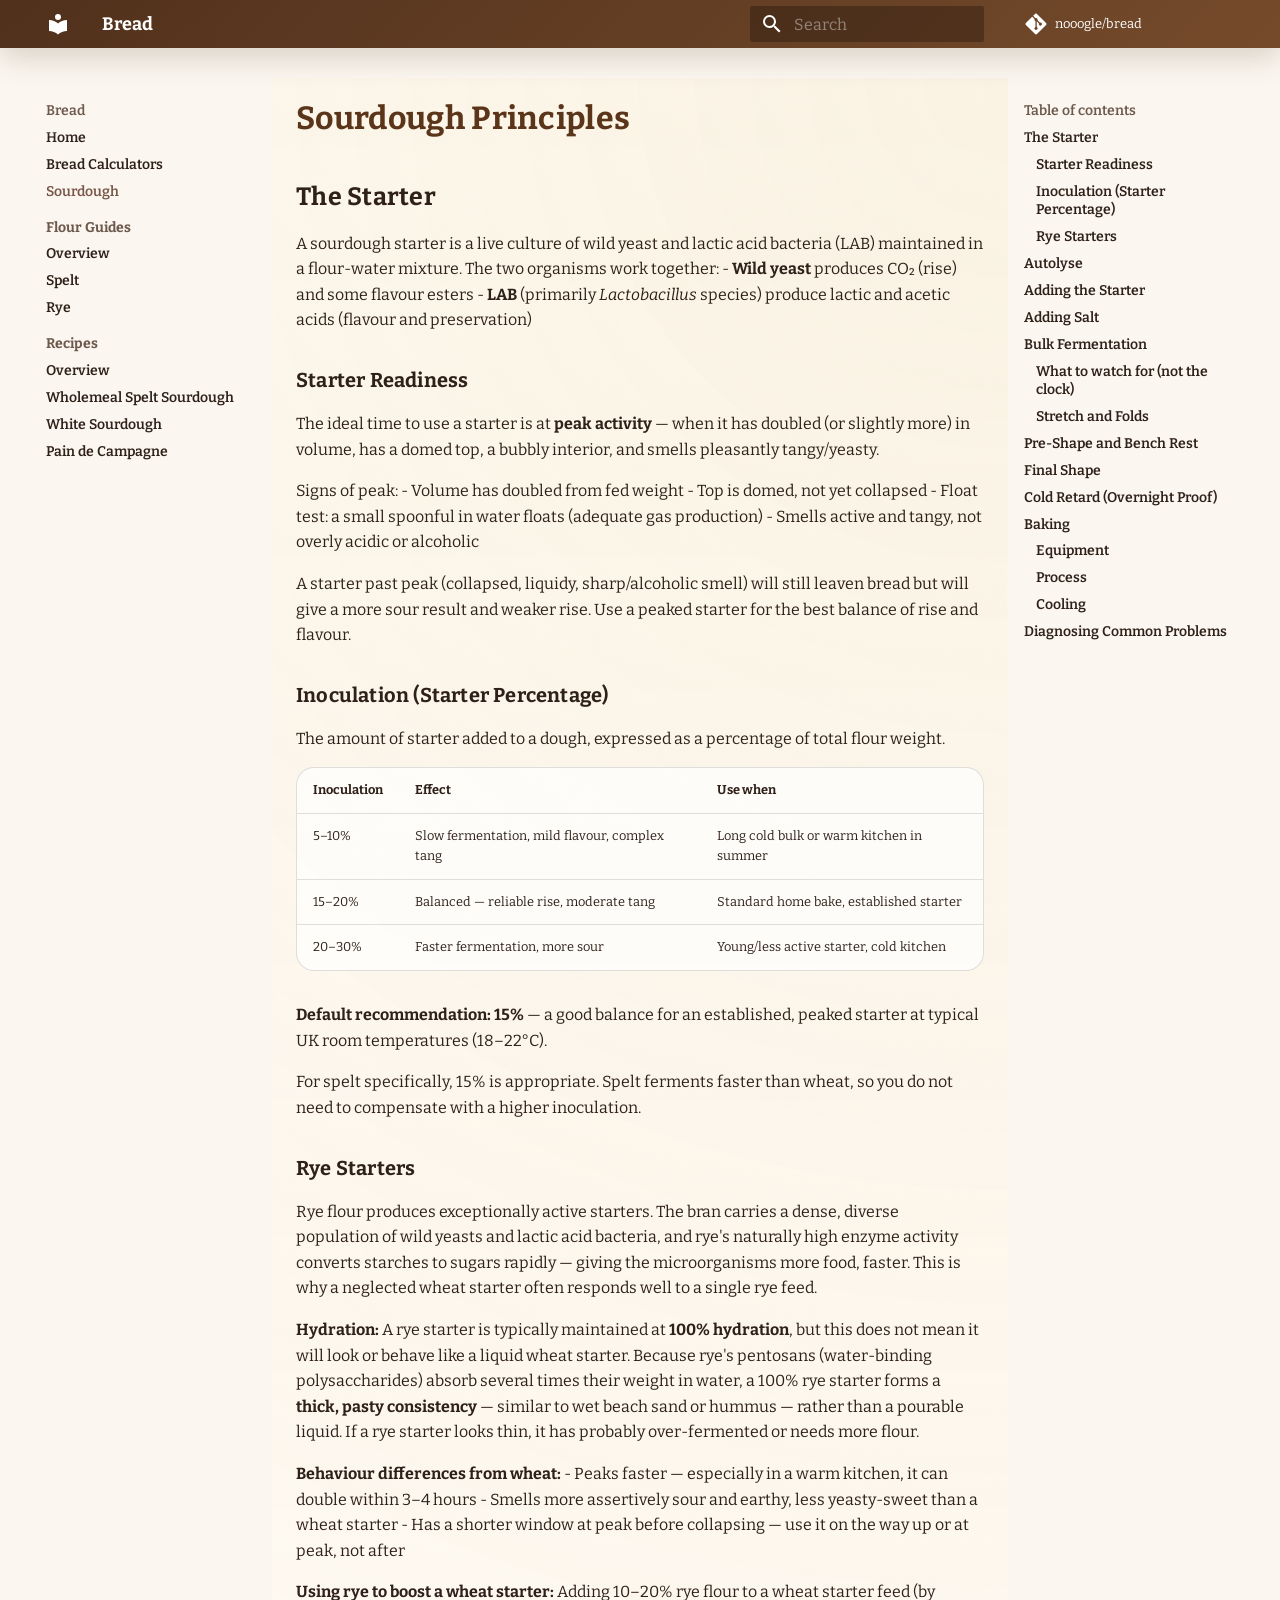
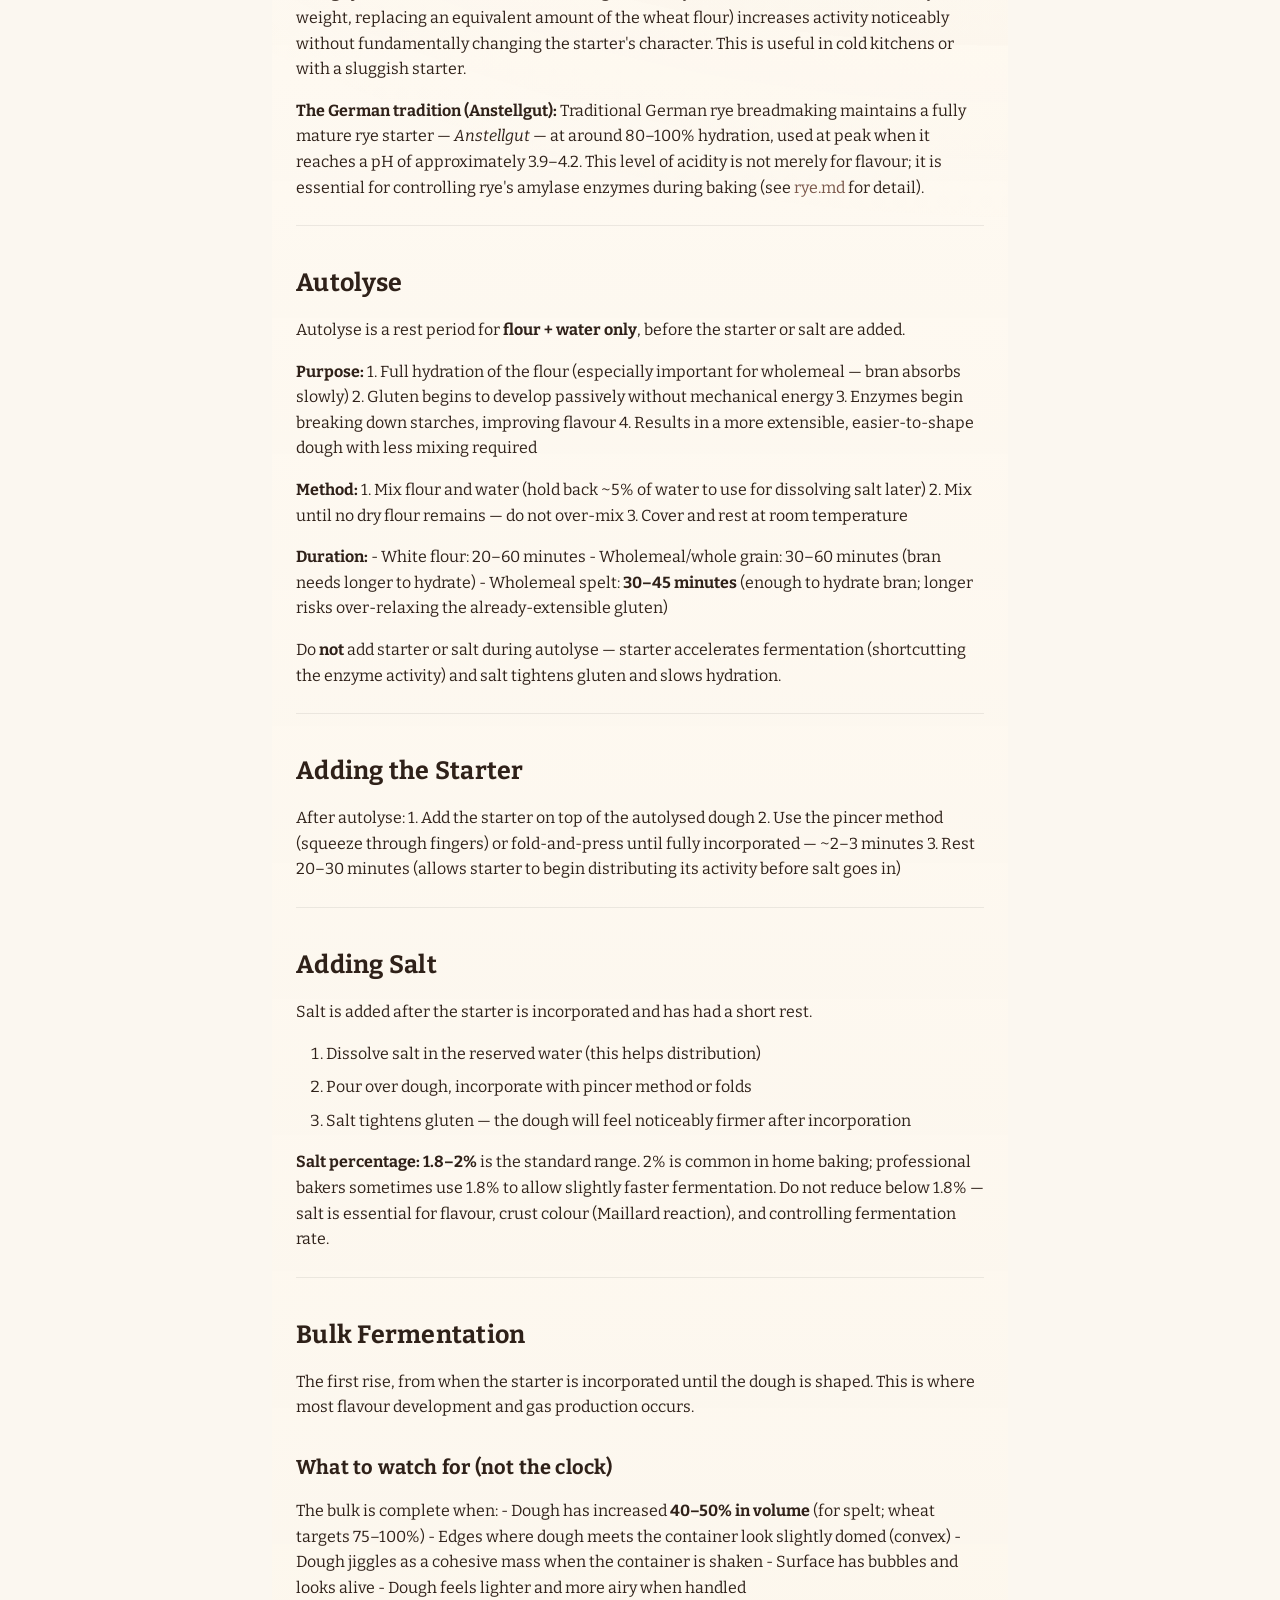
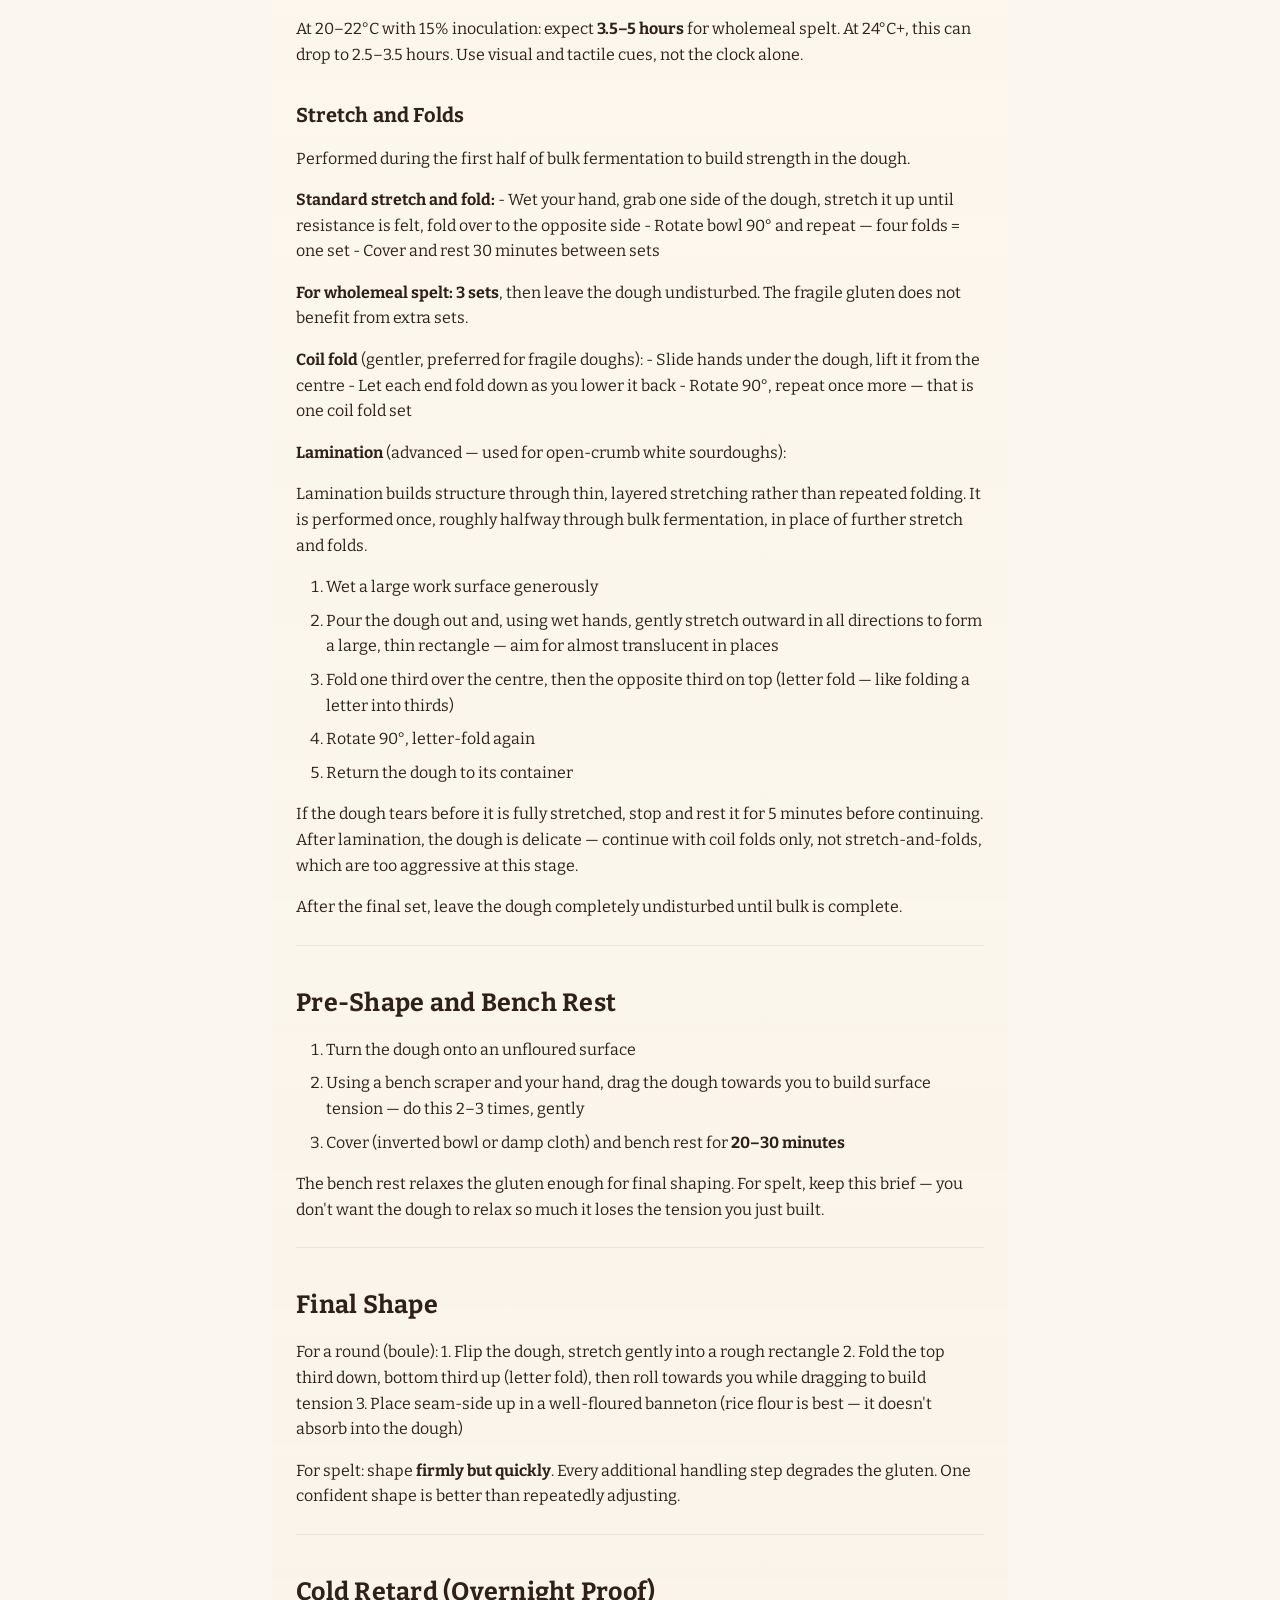
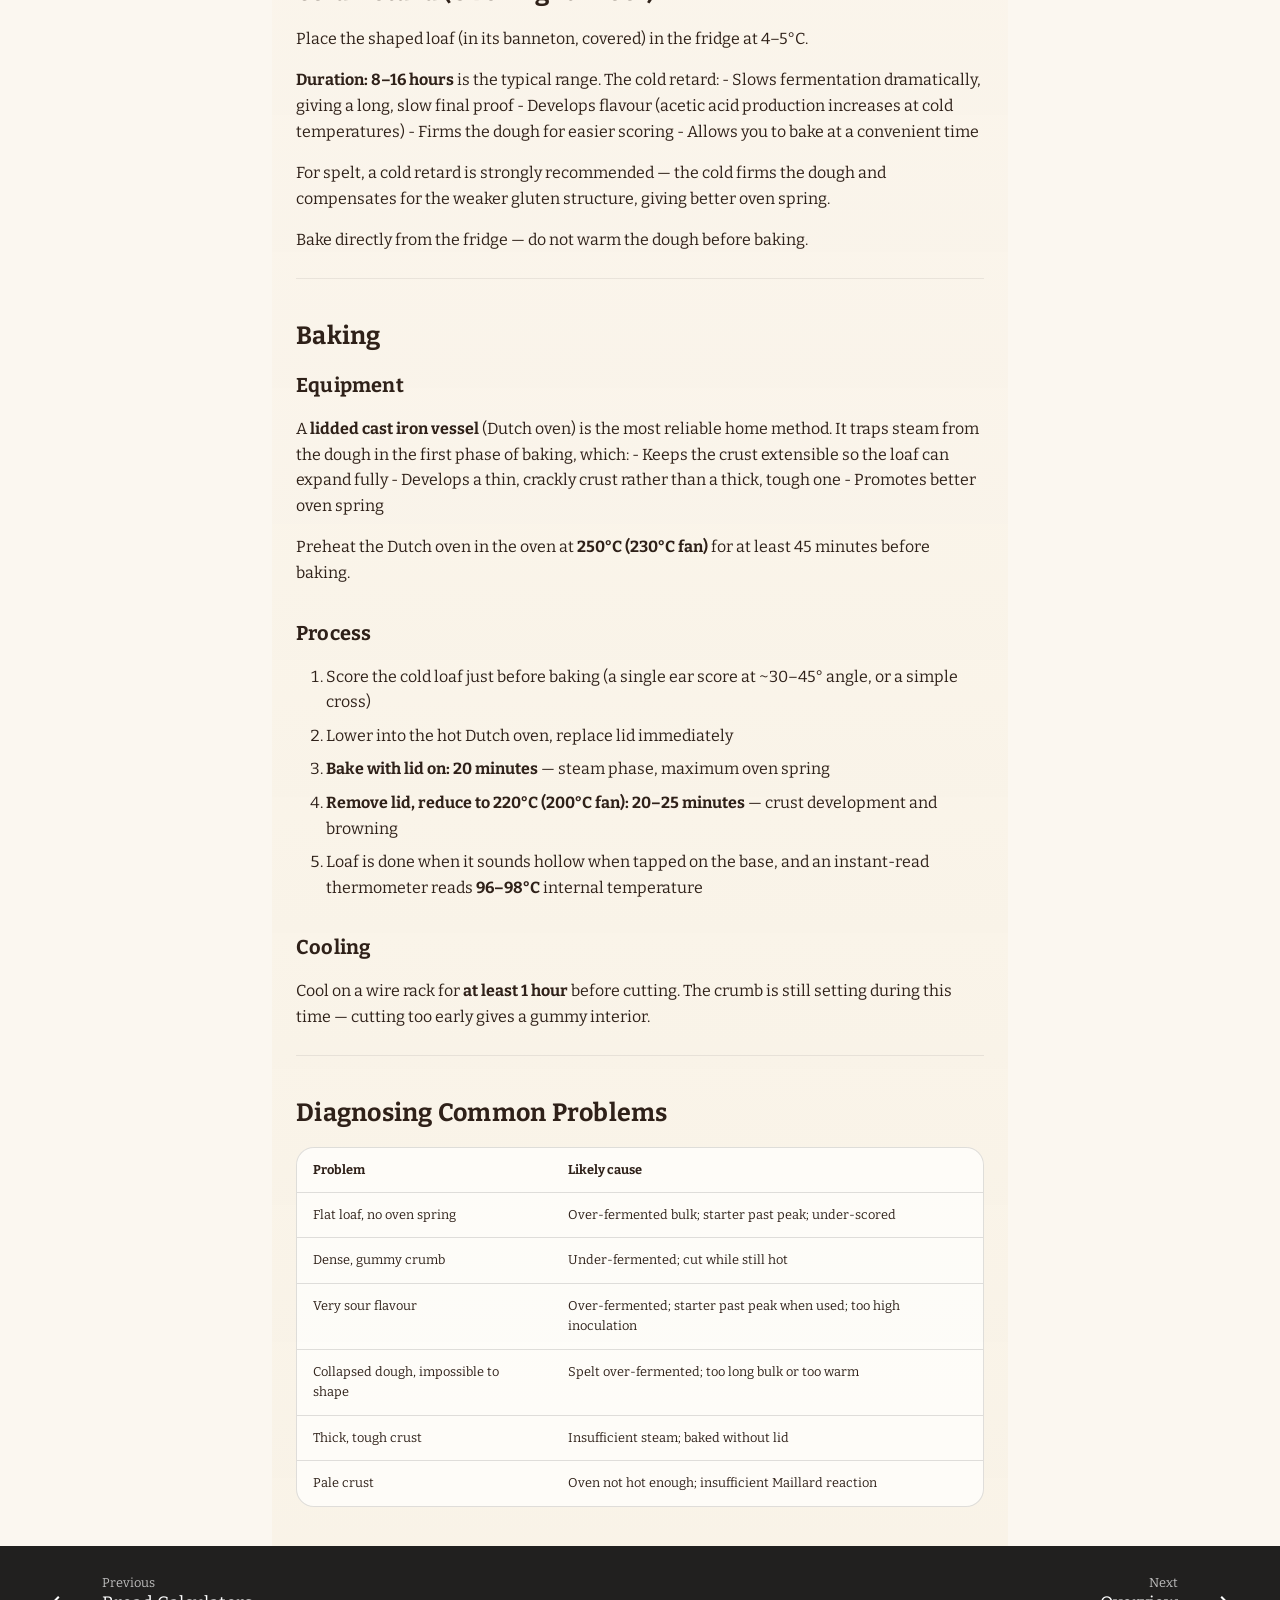
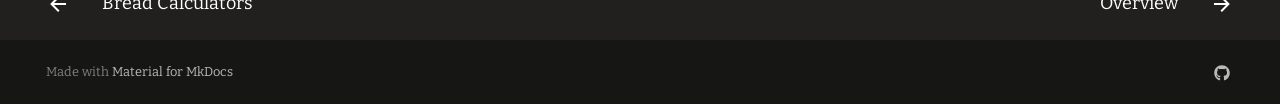
<file: site/sourdough/index.html>
<!doctype html>
<html lang="en" class="no-js">
  <head>
    
      <meta charset="utf-8">
      <meta name="viewport" content="width=device-width,initial-scale=1">
      
        <meta name="description" content="Home bread baking notes, flour guides, and sourdough recipes.">
      
      
      
        <link rel="canonical" href="https://nooogle.github.io/bread/sourdough/">
      
      
        <link rel="prev" href="../calculator/">
      
      
        <link rel="next" href="../flours/">
      
      
        
      
      
      <link rel="icon" href="../assets/images/favicon.png">
      <meta name="generator" content="mkdocs-1.6.1, mkdocs-material-9.7.6">
    
    
      
        <title>Sourdough - Bread</title>
      
    
    
      <link rel="stylesheet" href="../assets/stylesheets/main.484c7ddc.min.css">
      
        
        <link rel="stylesheet" href="../assets/stylesheets/palette.ab4e12ef.min.css">
      
      


    
    
      
    
    
      
        
        
        <link rel="preconnect" href="https://fonts.gstatic.com" crossorigin>
        <link rel="stylesheet" href="https://fonts.googleapis.com/css?family=Bitter:300,300i,400,400i,700,700i%7CIBM+Plex+Mono:400,400i,700,700i&display=fallback">
        <style>:root{--md-text-font:"Bitter";--md-code-font:"IBM Plex Mono"}</style>
      
    
    
      <link rel="stylesheet" href="../stylesheets/extra.css">
    
    <script>__md_scope=new URL("..",location),__md_hash=e=>[...e].reduce(((e,_)=>(e<<5)-e+_.charCodeAt(0)),0),__md_get=(e,_=localStorage,t=__md_scope)=>JSON.parse(_.getItem(t.pathname+"."+e)),__md_set=(e,_,t=localStorage,a=__md_scope)=>{try{t.setItem(a.pathname+"."+e,JSON.stringify(_))}catch(e){}}</script>
    
      

    
    
  </head>
  
  
    
    
      
    
    
    
    
    <body dir="ltr" data-md-color-scheme="default" data-md-color-primary="brown" data-md-color-accent="amber">
  
    
    <input class="md-toggle" data-md-toggle="drawer" type="checkbox" id="__drawer" autocomplete="off">
    <input class="md-toggle" data-md-toggle="search" type="checkbox" id="__search" autocomplete="off">
    <label class="md-overlay" for="__drawer"></label>
    <div data-md-component="skip">
      
        
        <a href="#sourdough-principles" class="md-skip">
          Skip to content
        </a>
      
    </div>
    <div data-md-component="announce">
      
    </div>
    
    
      

  

<header class="md-header md-header--shadow" data-md-component="header">
  <nav class="md-header__inner md-grid" aria-label="Header">
    <a href=".." title="Bread" class="md-header__button md-logo" aria-label="Bread" data-md-component="logo">
      
  
  <svg xmlns="http://www.w3.org/2000/svg" viewBox="0 0 24 24"><path d="M12 8a3 3 0 0 0 3-3 3 3 0 0 0-3-3 3 3 0 0 0-3 3 3 3 0 0 0 3 3m0 3.54C9.64 9.35 6.5 8 3 8v11c3.5 0 6.64 1.35 9 3.54 2.36-2.19 5.5-3.54 9-3.54V8c-3.5 0-6.64 1.35-9 3.54"/></svg>

    </a>
    <label class="md-header__button md-icon" for="__drawer">
      
      <svg xmlns="http://www.w3.org/2000/svg" viewBox="0 0 24 24"><path d="M3 6h18v2H3zm0 5h18v2H3zm0 5h18v2H3z"/></svg>
    </label>
    <div class="md-header__title" data-md-component="header-title">
      <div class="md-header__ellipsis">
        <div class="md-header__topic">
          <span class="md-ellipsis">
            Bread
          </span>
        </div>
        <div class="md-header__topic" data-md-component="header-topic">
          <span class="md-ellipsis">
            
              Sourdough
            
          </span>
        </div>
      </div>
    </div>
    
      
        <form class="md-header__option" data-md-component="palette">
  
    
    
    
    <input class="md-option" data-md-color-media="" data-md-color-scheme="default" data-md-color-primary="brown" data-md-color-accent="amber"  aria-hidden="true"  type="radio" name="__palette" id="__palette_0">
    
  
</form>
      
    
    
      <script>var palette=__md_get("__palette");if(palette&&palette.color){if("(prefers-color-scheme)"===palette.color.media){var media=matchMedia("(prefers-color-scheme: light)"),input=document.querySelector(media.matches?"[data-md-color-media='(prefers-color-scheme: light)']":"[data-md-color-media='(prefers-color-scheme: dark)']");palette.color.media=input.getAttribute("data-md-color-media"),palette.color.scheme=input.getAttribute("data-md-color-scheme"),palette.color.primary=input.getAttribute("data-md-color-primary"),palette.color.accent=input.getAttribute("data-md-color-accent")}for(var[key,value]of Object.entries(palette.color))document.body.setAttribute("data-md-color-"+key,value)}</script>
    
    
    
      
      
        <label class="md-header__button md-icon" for="__search">
          
          <svg xmlns="http://www.w3.org/2000/svg" viewBox="0 0 24 24"><path d="M9.5 3A6.5 6.5 0 0 1 16 9.5c0 1.61-.59 3.09-1.56 4.23l.27.27h.79l5 5-1.5 1.5-5-5v-.79l-.27-.27A6.52 6.52 0 0 1 9.5 16 6.5 6.5 0 0 1 3 9.5 6.5 6.5 0 0 1 9.5 3m0 2C7 5 5 7 5 9.5S7 14 9.5 14 14 12 14 9.5 12 5 9.5 5"/></svg>
        </label>
        <div class="md-search" data-md-component="search" role="dialog">
  <label class="md-search__overlay" for="__search"></label>
  <div class="md-search__inner" role="search">
    <form class="md-search__form" name="search">
      <input type="text" class="md-search__input" name="query" aria-label="Search" placeholder="Search" autocapitalize="off" autocorrect="off" autocomplete="off" spellcheck="false" data-md-component="search-query" required>
      <label class="md-search__icon md-icon" for="__search">
        
        <svg xmlns="http://www.w3.org/2000/svg" viewBox="0 0 24 24"><path d="M9.5 3A6.5 6.5 0 0 1 16 9.5c0 1.61-.59 3.09-1.56 4.23l.27.27h.79l5 5-1.5 1.5-5-5v-.79l-.27-.27A6.52 6.52 0 0 1 9.5 16 6.5 6.5 0 0 1 3 9.5 6.5 6.5 0 0 1 9.5 3m0 2C7 5 5 7 5 9.5S7 14 9.5 14 14 12 14 9.5 12 5 9.5 5"/></svg>
        
        <svg xmlns="http://www.w3.org/2000/svg" viewBox="0 0 24 24"><path d="M20 11v2H8l5.5 5.5-1.42 1.42L4.16 12l7.92-7.92L13.5 5.5 8 11z"/></svg>
      </label>
      <nav class="md-search__options" aria-label="Search">
        
        <button type="reset" class="md-search__icon md-icon" title="Clear" aria-label="Clear" tabindex="-1">
          
          <svg xmlns="http://www.w3.org/2000/svg" viewBox="0 0 24 24"><path d="M19 6.41 17.59 5 12 10.59 6.41 5 5 6.41 10.59 12 5 17.59 6.41 19 12 13.41 17.59 19 19 17.59 13.41 12z"/></svg>
        </button>
      </nav>
      
        <div class="md-search__suggest" data-md-component="search-suggest"></div>
      
    </form>
    <div class="md-search__output">
      <div class="md-search__scrollwrap" tabindex="0" data-md-scrollfix>
        <div class="md-search-result" data-md-component="search-result">
          <div class="md-search-result__meta">
            Initializing search
          </div>
          <ol class="md-search-result__list" role="presentation"></ol>
        </div>
      </div>
    </div>
  </div>
</div>
      
    
    
      <div class="md-header__source">
        <a href="https://github.com/nooogle/bread" title="Go to repository" class="md-source" data-md-component="source">
  <div class="md-source__icon md-icon">
    
    <svg xmlns="http://www.w3.org/2000/svg" viewBox="0 0 448 512"><!--! Font Awesome Free 7.1.0 by @fontawesome - https://fontawesome.com License - https://fontawesome.com/license/free (Icons: CC BY 4.0, Fonts: SIL OFL 1.1, Code: MIT License) Copyright 2025 Fonticons, Inc.--><path d="M439.6 236.1 244 40.5c-5.4-5.5-12.8-8.5-20.4-8.5s-15 3-20.4 8.4L162.5 81l51.5 51.5c27.1-9.1 52.7 16.8 43.4 43.7l49.7 49.7c34.2-11.8 61.2 31 35.5 56.7-26.5 26.5-70.2-2.9-56-37.3L240.3 199v121.9c25.3 12.5 22.3 41.8 9.1 55-6.4 6.4-15.2 10.1-24.3 10.1s-17.8-3.6-24.3-10.1c-17.6-17.6-11.1-46.9 11.2-56v-123c-20.8-8.5-24.6-30.7-18.6-45L142.6 101 8.5 235.1C3 240.6 0 247.9 0 255.5s3 15 8.5 20.4l195.6 195.7c5.4 5.4 12.7 8.4 20.4 8.4s15-3 20.4-8.4l194.7-194.7c5.4-5.4 8.4-12.8 8.4-20.4s-3-15-8.4-20.4"/></svg>
  </div>
  <div class="md-source__repository">
    nooogle/bread
  </div>
</a>
      </div>
    
  </nav>
  
</header>
    
    <div class="md-container" data-md-component="container">
      
      
        
          
        
      
      <main class="md-main" data-md-component="main">
        <div class="md-main__inner md-grid">
          
            
              
              <div class="md-sidebar md-sidebar--primary" data-md-component="sidebar" data-md-type="navigation" >
                <div class="md-sidebar__scrollwrap">
                  <div class="md-sidebar__inner">
                    



<nav class="md-nav md-nav--primary" aria-label="Navigation" data-md-level="0">
  <label class="md-nav__title" for="__drawer">
    <a href=".." title="Bread" class="md-nav__button md-logo" aria-label="Bread" data-md-component="logo">
      
  
  <svg xmlns="http://www.w3.org/2000/svg" viewBox="0 0 24 24"><path d="M12 8a3 3 0 0 0 3-3 3 3 0 0 0-3-3 3 3 0 0 0-3 3 3 3 0 0 0 3 3m0 3.54C9.64 9.35 6.5 8 3 8v11c3.5 0 6.64 1.35 9 3.54 2.36-2.19 5.5-3.54 9-3.54V8c-3.5 0-6.64 1.35-9 3.54"/></svg>

    </a>
    Bread
  </label>
  
    <div class="md-nav__source">
      <a href="https://github.com/nooogle/bread" title="Go to repository" class="md-source" data-md-component="source">
  <div class="md-source__icon md-icon">
    
    <svg xmlns="http://www.w3.org/2000/svg" viewBox="0 0 448 512"><!--! Font Awesome Free 7.1.0 by @fontawesome - https://fontawesome.com License - https://fontawesome.com/license/free (Icons: CC BY 4.0, Fonts: SIL OFL 1.1, Code: MIT License) Copyright 2025 Fonticons, Inc.--><path d="M439.6 236.1 244 40.5c-5.4-5.5-12.8-8.5-20.4-8.5s-15 3-20.4 8.4L162.5 81l51.5 51.5c27.1-9.1 52.7 16.8 43.4 43.7l49.7 49.7c34.2-11.8 61.2 31 35.5 56.7-26.5 26.5-70.2-2.9-56-37.3L240.3 199v121.9c25.3 12.5 22.3 41.8 9.1 55-6.4 6.4-15.2 10.1-24.3 10.1s-17.8-3.6-24.3-10.1c-17.6-17.6-11.1-46.9 11.2-56v-123c-20.8-8.5-24.6-30.7-18.6-45L142.6 101 8.5 235.1C3 240.6 0 247.9 0 255.5s3 15 8.5 20.4l195.6 195.7c5.4 5.4 12.7 8.4 20.4 8.4s15-3 20.4-8.4l194.7-194.7c5.4-5.4 8.4-12.8 8.4-20.4s-3-15-8.4-20.4"/></svg>
  </div>
  <div class="md-source__repository">
    nooogle/bread
  </div>
</a>
    </div>
  
  <ul class="md-nav__list" data-md-scrollfix>
    
      
      
  
  
  
  
    <li class="md-nav__item">
      <a href=".." class="md-nav__link">
        
  
  
  <span class="md-ellipsis">
    
  
    Home
  

    
  </span>
  
  

      </a>
    </li>
  

    
      
      
  
  
  
  
    <li class="md-nav__item">
      <a href="../calculator/" class="md-nav__link">
        
  
  
  <span class="md-ellipsis">
    
  
    Bread Calculators
  

    
  </span>
  
  

      </a>
    </li>
  

    
      
      
  
  
    
  
  
  
    <li class="md-nav__item md-nav__item--active">
      
      <input class="md-nav__toggle md-toggle" type="checkbox" id="__toc">
      
      
        
      
      
        <label class="md-nav__link md-nav__link--active" for="__toc">
          
  
  
  <span class="md-ellipsis">
    
  
    Sourdough
  

    
  </span>
  
  

          <span class="md-nav__icon md-icon"></span>
        </label>
      
      <a href="./" class="md-nav__link md-nav__link--active">
        
  
  
  <span class="md-ellipsis">
    
  
    Sourdough
  

    
  </span>
  
  

      </a>
      
        

<nav class="md-nav md-nav--secondary" aria-label="Table of contents">
  
  
  
    
  
  
    <label class="md-nav__title" for="__toc">
      <span class="md-nav__icon md-icon"></span>
      Table of contents
    </label>
    <ul class="md-nav__list" data-md-component="toc" data-md-scrollfix>
      
        <li class="md-nav__item">
  <a href="#the-starter" class="md-nav__link">
    <span class="md-ellipsis">
      
        The Starter
      
    </span>
  </a>
  
    <nav class="md-nav" aria-label="The Starter">
      <ul class="md-nav__list">
        
          <li class="md-nav__item">
  <a href="#starter-readiness" class="md-nav__link">
    <span class="md-ellipsis">
      
        Starter Readiness
      
    </span>
  </a>
  
</li>
        
          <li class="md-nav__item">
  <a href="#inoculation-starter-percentage" class="md-nav__link">
    <span class="md-ellipsis">
      
        Inoculation (Starter Percentage)
      
    </span>
  </a>
  
</li>
        
          <li class="md-nav__item">
  <a href="#rye-starters" class="md-nav__link">
    <span class="md-ellipsis">
      
        Rye Starters
      
    </span>
  </a>
  
</li>
        
      </ul>
    </nav>
  
</li>
      
        <li class="md-nav__item">
  <a href="#autolyse" class="md-nav__link">
    <span class="md-ellipsis">
      
        Autolyse
      
    </span>
  </a>
  
</li>
      
        <li class="md-nav__item">
  <a href="#adding-the-starter" class="md-nav__link">
    <span class="md-ellipsis">
      
        Adding the Starter
      
    </span>
  </a>
  
</li>
      
        <li class="md-nav__item">
  <a href="#adding-salt" class="md-nav__link">
    <span class="md-ellipsis">
      
        Adding Salt
      
    </span>
  </a>
  
</li>
      
        <li class="md-nav__item">
  <a href="#bulk-fermentation" class="md-nav__link">
    <span class="md-ellipsis">
      
        Bulk Fermentation
      
    </span>
  </a>
  
    <nav class="md-nav" aria-label="Bulk Fermentation">
      <ul class="md-nav__list">
        
          <li class="md-nav__item">
  <a href="#what-to-watch-for-not-the-clock" class="md-nav__link">
    <span class="md-ellipsis">
      
        What to watch for (not the clock)
      
    </span>
  </a>
  
</li>
        
          <li class="md-nav__item">
  <a href="#stretch-and-folds" class="md-nav__link">
    <span class="md-ellipsis">
      
        Stretch and Folds
      
    </span>
  </a>
  
</li>
        
      </ul>
    </nav>
  
</li>
      
        <li class="md-nav__item">
  <a href="#pre-shape-and-bench-rest" class="md-nav__link">
    <span class="md-ellipsis">
      
        Pre-Shape and Bench Rest
      
    </span>
  </a>
  
</li>
      
        <li class="md-nav__item">
  <a href="#final-shape" class="md-nav__link">
    <span class="md-ellipsis">
      
        Final Shape
      
    </span>
  </a>
  
</li>
      
        <li class="md-nav__item">
  <a href="#cold-retard-overnight-proof" class="md-nav__link">
    <span class="md-ellipsis">
      
        Cold Retard (Overnight Proof)
      
    </span>
  </a>
  
</li>
      
        <li class="md-nav__item">
  <a href="#baking" class="md-nav__link">
    <span class="md-ellipsis">
      
        Baking
      
    </span>
  </a>
  
    <nav class="md-nav" aria-label="Baking">
      <ul class="md-nav__list">
        
          <li class="md-nav__item">
  <a href="#equipment" class="md-nav__link">
    <span class="md-ellipsis">
      
        Equipment
      
    </span>
  </a>
  
</li>
        
          <li class="md-nav__item">
  <a href="#process" class="md-nav__link">
    <span class="md-ellipsis">
      
        Process
      
    </span>
  </a>
  
</li>
        
          <li class="md-nav__item">
  <a href="#cooling" class="md-nav__link">
    <span class="md-ellipsis">
      
        Cooling
      
    </span>
  </a>
  
</li>
        
      </ul>
    </nav>
  
</li>
      
        <li class="md-nav__item">
  <a href="#diagnosing-common-problems" class="md-nav__link">
    <span class="md-ellipsis">
      
        Diagnosing Common Problems
      
    </span>
  </a>
  
</li>
      
    </ul>
  
</nav>
      
    </li>
  

    
      
      
  
  
  
  
    
    
    
    
      
        
        
      
    
    
    <li class="md-nav__item md-nav__item--section md-nav__item--nested">
      
        
        
        <input class="md-nav__toggle md-toggle " type="checkbox" id="__nav_4" >
        
          
          <label class="md-nav__link" for="__nav_4" id="__nav_4_label" tabindex="">
            
  
  
  <span class="md-ellipsis">
    
  
    Flour Guides
  

    
  </span>
  
  

            <span class="md-nav__icon md-icon"></span>
          </label>
        
        <nav class="md-nav" data-md-level="1" aria-labelledby="__nav_4_label" aria-expanded="false">
          <label class="md-nav__title" for="__nav_4">
            <span class="md-nav__icon md-icon"></span>
            
  
    Flour Guides
  

          </label>
          <ul class="md-nav__list" data-md-scrollfix>
            
              
                
  
  
  
  
    <li class="md-nav__item">
      <a href="../flours/" class="md-nav__link">
        
  
  
  <span class="md-ellipsis">
    
  
    Overview
  

    
  </span>
  
  

      </a>
    </li>
  

              
            
              
                
  
  
  
  
    <li class="md-nav__item">
      <a href="../flours/spelt/" class="md-nav__link">
        
  
  
  <span class="md-ellipsis">
    
  
    Spelt
  

    
  </span>
  
  

      </a>
    </li>
  

              
            
              
                
  
  
  
  
    <li class="md-nav__item">
      <a href="../flours/rye/" class="md-nav__link">
        
  
  
  <span class="md-ellipsis">
    
  
    Rye
  

    
  </span>
  
  

      </a>
    </li>
  

              
            
          </ul>
        </nav>
      
    </li>
  

    
      
      
  
  
  
  
    
    
    
    
      
        
        
      
    
    
    <li class="md-nav__item md-nav__item--section md-nav__item--nested">
      
        
        
        <input class="md-nav__toggle md-toggle " type="checkbox" id="__nav_5" >
        
          
          <label class="md-nav__link" for="__nav_5" id="__nav_5_label" tabindex="">
            
  
  
  <span class="md-ellipsis">
    
  
    Recipes
  

    
  </span>
  
  

            <span class="md-nav__icon md-icon"></span>
          </label>
        
        <nav class="md-nav" data-md-level="1" aria-labelledby="__nav_5_label" aria-expanded="false">
          <label class="md-nav__title" for="__nav_5">
            <span class="md-nav__icon md-icon"></span>
            
  
    Recipes
  

          </label>
          <ul class="md-nav__list" data-md-scrollfix>
            
              
                
  
  
  
  
    <li class="md-nav__item">
      <a href="../recipes/" class="md-nav__link">
        
  
  
  <span class="md-ellipsis">
    
  
    Overview
  

    
  </span>
  
  

      </a>
    </li>
  

              
            
              
                
  
  
  
  
    <li class="md-nav__item">
      <a href="../recipes/wholemeal-spelt-sourdough/" class="md-nav__link">
        
  
  
  <span class="md-ellipsis">
    
  
    Wholemeal Spelt Sourdough
  

    
  </span>
  
  

      </a>
    </li>
  

              
            
              
                
  
  
  
  
    <li class="md-nav__item">
      <a href="../recipes/white-sourdough/" class="md-nav__link">
        
  
  
  <span class="md-ellipsis">
    
  
    White Sourdough
  

    
  </span>
  
  

      </a>
    </li>
  

              
            
              
                
  
  
  
  
    <li class="md-nav__item">
      <a href="../recipes/pain-de-campagne/" class="md-nav__link">
        
  
  
  <span class="md-ellipsis">
    
  
    Pain de Campagne
  

    
  </span>
  
  

      </a>
    </li>
  

              
            
          </ul>
        </nav>
      
    </li>
  

    
  </ul>
</nav>
                  </div>
                </div>
              </div>
            
            
              
              <div class="md-sidebar md-sidebar--secondary" data-md-component="sidebar" data-md-type="toc" >
                <div class="md-sidebar__scrollwrap">
                  <div class="md-sidebar__inner">
                    

<nav class="md-nav md-nav--secondary" aria-label="Table of contents">
  
  
  
    
  
  
    <label class="md-nav__title" for="__toc">
      <span class="md-nav__icon md-icon"></span>
      Table of contents
    </label>
    <ul class="md-nav__list" data-md-component="toc" data-md-scrollfix>
      
        <li class="md-nav__item">
  <a href="#the-starter" class="md-nav__link">
    <span class="md-ellipsis">
      
        The Starter
      
    </span>
  </a>
  
    <nav class="md-nav" aria-label="The Starter">
      <ul class="md-nav__list">
        
          <li class="md-nav__item">
  <a href="#starter-readiness" class="md-nav__link">
    <span class="md-ellipsis">
      
        Starter Readiness
      
    </span>
  </a>
  
</li>
        
          <li class="md-nav__item">
  <a href="#inoculation-starter-percentage" class="md-nav__link">
    <span class="md-ellipsis">
      
        Inoculation (Starter Percentage)
      
    </span>
  </a>
  
</li>
        
          <li class="md-nav__item">
  <a href="#rye-starters" class="md-nav__link">
    <span class="md-ellipsis">
      
        Rye Starters
      
    </span>
  </a>
  
</li>
        
      </ul>
    </nav>
  
</li>
      
        <li class="md-nav__item">
  <a href="#autolyse" class="md-nav__link">
    <span class="md-ellipsis">
      
        Autolyse
      
    </span>
  </a>
  
</li>
      
        <li class="md-nav__item">
  <a href="#adding-the-starter" class="md-nav__link">
    <span class="md-ellipsis">
      
        Adding the Starter
      
    </span>
  </a>
  
</li>
      
        <li class="md-nav__item">
  <a href="#adding-salt" class="md-nav__link">
    <span class="md-ellipsis">
      
        Adding Salt
      
    </span>
  </a>
  
</li>
      
        <li class="md-nav__item">
  <a href="#bulk-fermentation" class="md-nav__link">
    <span class="md-ellipsis">
      
        Bulk Fermentation
      
    </span>
  </a>
  
    <nav class="md-nav" aria-label="Bulk Fermentation">
      <ul class="md-nav__list">
        
          <li class="md-nav__item">
  <a href="#what-to-watch-for-not-the-clock" class="md-nav__link">
    <span class="md-ellipsis">
      
        What to watch for (not the clock)
      
    </span>
  </a>
  
</li>
        
          <li class="md-nav__item">
  <a href="#stretch-and-folds" class="md-nav__link">
    <span class="md-ellipsis">
      
        Stretch and Folds
      
    </span>
  </a>
  
</li>
        
      </ul>
    </nav>
  
</li>
      
        <li class="md-nav__item">
  <a href="#pre-shape-and-bench-rest" class="md-nav__link">
    <span class="md-ellipsis">
      
        Pre-Shape and Bench Rest
      
    </span>
  </a>
  
</li>
      
        <li class="md-nav__item">
  <a href="#final-shape" class="md-nav__link">
    <span class="md-ellipsis">
      
        Final Shape
      
    </span>
  </a>
  
</li>
      
        <li class="md-nav__item">
  <a href="#cold-retard-overnight-proof" class="md-nav__link">
    <span class="md-ellipsis">
      
        Cold Retard (Overnight Proof)
      
    </span>
  </a>
  
</li>
      
        <li class="md-nav__item">
  <a href="#baking" class="md-nav__link">
    <span class="md-ellipsis">
      
        Baking
      
    </span>
  </a>
  
    <nav class="md-nav" aria-label="Baking">
      <ul class="md-nav__list">
        
          <li class="md-nav__item">
  <a href="#equipment" class="md-nav__link">
    <span class="md-ellipsis">
      
        Equipment
      
    </span>
  </a>
  
</li>
        
          <li class="md-nav__item">
  <a href="#process" class="md-nav__link">
    <span class="md-ellipsis">
      
        Process
      
    </span>
  </a>
  
</li>
        
          <li class="md-nav__item">
  <a href="#cooling" class="md-nav__link">
    <span class="md-ellipsis">
      
        Cooling
      
    </span>
  </a>
  
</li>
        
      </ul>
    </nav>
  
</li>
      
        <li class="md-nav__item">
  <a href="#diagnosing-common-problems" class="md-nav__link">
    <span class="md-ellipsis">
      
        Diagnosing Common Problems
      
    </span>
  </a>
  
</li>
      
    </ul>
  
</nav>
                  </div>
                </div>
              </div>
            
          
          
            <div class="md-content" data-md-component="content">
              
              <article class="md-content__inner md-typeset">
                
                  


  
  


<h1 id="sourdough-principles">Sourdough Principles<a class="headerlink" href="#sourdough-principles" title="Permanent link">&para;</a></h1>
<h2 id="the-starter">The Starter<a class="headerlink" href="#the-starter" title="Permanent link">&para;</a></h2>
<p>A sourdough starter is a live culture of wild yeast and lactic acid bacteria (LAB) maintained in a flour-water mixture. The two organisms work together:
- <strong>Wild yeast</strong> produces CO₂ (rise) and some flavour esters
- <strong>LAB</strong> (primarily <em>Lactobacillus</em> species) produce lactic and acetic acids (flavour and preservation)</p>
<h3 id="starter-readiness">Starter Readiness<a class="headerlink" href="#starter-readiness" title="Permanent link">&para;</a></h3>
<p>The ideal time to use a starter is at <strong>peak activity</strong> — when it has doubled (or slightly more) in volume, has a domed top, a bubbly interior, and smells pleasantly tangy/yeasty.</p>
<p>Signs of peak:
- Volume has doubled from fed weight
- Top is domed, not yet collapsed
- Float test: a small spoonful in water floats (adequate gas production)
- Smells active and tangy, not overly acidic or alcoholic</p>
<p>A starter past peak (collapsed, liquidy, sharp/alcoholic smell) will still leaven bread but will give a more sour result and weaker rise. Use a peaked starter for the best balance of rise and flavour.</p>
<h3 id="inoculation-starter-percentage">Inoculation (Starter Percentage)<a class="headerlink" href="#inoculation-starter-percentage" title="Permanent link">&para;</a></h3>
<p>The amount of starter added to a dough, expressed as a percentage of total flour weight.</p>
<table>
<thead>
<tr>
<th>Inoculation</th>
<th>Effect</th>
<th>Use when</th>
</tr>
</thead>
<tbody>
<tr>
<td>5–10%</td>
<td>Slow fermentation, mild flavour, complex tang</td>
<td>Long cold bulk or warm kitchen in summer</td>
</tr>
<tr>
<td>15–20%</td>
<td>Balanced — reliable rise, moderate tang</td>
<td>Standard home bake, established starter</td>
</tr>
<tr>
<td>20–30%</td>
<td>Faster fermentation, more sour</td>
<td>Young/less active starter, cold kitchen</td>
</tr>
</tbody>
</table>
<p><strong>Default recommendation: 15%</strong> — a good balance for an established, peaked starter at typical UK room temperatures (18–22°C).</p>
<p>For spelt specifically, 15% is appropriate. Spelt ferments faster than wheat, so you do not need to compensate with a higher inoculation.</p>
<h3 id="rye-starters">Rye Starters<a class="headerlink" href="#rye-starters" title="Permanent link">&para;</a></h3>
<p>Rye flour produces exceptionally active starters. The bran carries a dense, diverse population of wild yeasts and lactic acid bacteria, and rye's naturally high enzyme activity converts starches to sugars rapidly — giving the microorganisms more food, faster. This is why a neglected wheat starter often responds well to a single rye feed.</p>
<p><strong>Hydration:</strong> A rye starter is typically maintained at <strong>100% hydration</strong>, but this does not mean it will look or behave like a liquid wheat starter. Because rye's pentosans (water-binding polysaccharides) absorb several times their weight in water, a 100% rye starter forms a <strong>thick, pasty consistency</strong> — similar to wet beach sand or hummus — rather than a pourable liquid. If a rye starter looks thin, it has probably over-fermented or needs more flour.</p>
<p><strong>Behaviour differences from wheat:</strong>
- Peaks faster — especially in a warm kitchen, it can double within 3–4 hours
- Smells more assertively sour and earthy, less yeasty-sweet than a wheat starter
- Has a shorter window at peak before collapsing — use it on the way up or at peak, not after</p>
<p><strong>Using rye to boost a wheat starter:</strong> Adding 10–20% rye flour to a wheat starter feed (by weight, replacing an equivalent amount of the wheat flour) increases activity noticeably without fundamentally changing the starter's character. This is useful in cold kitchens or with a sluggish starter.</p>
<p><strong>The German tradition (Anstellgut):</strong> Traditional German rye breadmaking maintains a fully mature rye starter — <em>Anstellgut</em> — at around 80–100% hydration, used at peak when it reaches a pH of approximately 3.9–4.2. This level of acidity is not merely for flavour; it is essential for controlling rye's amylase enzymes during baking (see <a href="../flours/rye/">rye.md</a> for detail).</p>
<hr />
<h2 id="autolyse">Autolyse<a class="headerlink" href="#autolyse" title="Permanent link">&para;</a></h2>
<p>Autolyse is a rest period for <strong>flour + water only</strong>, before the starter or salt are added.</p>
<p><strong>Purpose:</strong>
1. Full hydration of the flour (especially important for wholemeal — bran absorbs slowly)
2. Gluten begins to develop passively without mechanical energy
3. Enzymes begin breaking down starches, improving flavour
4. Results in a more extensible, easier-to-shape dough with less mixing required</p>
<p><strong>Method:</strong>
1. Mix flour and water (hold back ~5% of water to use for dissolving salt later)
2. Mix until no dry flour remains — do not over-mix
3. Cover and rest at room temperature</p>
<p><strong>Duration:</strong>
- White flour: 20–60 minutes
- Wholemeal/whole grain: 30–60 minutes (bran needs longer to hydrate)
- Wholemeal spelt: <strong>30–45 minutes</strong> (enough to hydrate bran; longer risks over-relaxing the already-extensible gluten)</p>
<p>Do <strong>not</strong> add starter or salt during autolyse — starter accelerates fermentation (shortcutting the enzyme activity) and salt tightens gluten and slows hydration.</p>
<hr />
<h2 id="adding-the-starter">Adding the Starter<a class="headerlink" href="#adding-the-starter" title="Permanent link">&para;</a></h2>
<p>After autolyse:
1. Add the starter on top of the autolysed dough
2. Use the pincer method (squeeze through fingers) or fold-and-press until fully incorporated — ~2–3 minutes
3. Rest 20–30 minutes (allows starter to begin distributing its activity before salt goes in)</p>
<hr />
<h2 id="adding-salt">Adding Salt<a class="headerlink" href="#adding-salt" title="Permanent link">&para;</a></h2>
<p>Salt is added after the starter is incorporated and has had a short rest.</p>
<ol>
<li>Dissolve salt in the reserved water (this helps distribution)</li>
<li>Pour over dough, incorporate with pincer method or folds</li>
<li>Salt tightens gluten — the dough will feel noticeably firmer after incorporation</li>
</ol>
<p><strong>Salt percentage: 1.8–2%</strong> is the standard range. 2% is common in home baking; professional bakers sometimes use 1.8% to allow slightly faster fermentation. Do not reduce below 1.8% — salt is essential for flavour, crust colour (Maillard reaction), and controlling fermentation rate.</p>
<hr />
<h2 id="bulk-fermentation">Bulk Fermentation<a class="headerlink" href="#bulk-fermentation" title="Permanent link">&para;</a></h2>
<p>The first rise, from when the starter is incorporated until the dough is shaped. This is where most flavour development and gas production occurs.</p>
<h3 id="what-to-watch-for-not-the-clock">What to watch for (not the clock)<a class="headerlink" href="#what-to-watch-for-not-the-clock" title="Permanent link">&para;</a></h3>
<p>The bulk is complete when:
- Dough has increased <strong>40–50% in volume</strong> (for spelt; wheat targets 75–100%)
- Edges where dough meets the container look slightly domed (convex)
- Dough jiggles as a cohesive mass when the container is shaken
- Surface has bubbles and looks alive
- Dough feels lighter and more airy when handled</p>
<p>At 20–22°C with 15% inoculation: expect <strong>3.5–5 hours</strong> for wholemeal spelt. At 24°C+, this can drop to 2.5–3.5 hours. Use visual and tactile cues, not the clock alone.</p>
<h3 id="stretch-and-folds">Stretch and Folds<a class="headerlink" href="#stretch-and-folds" title="Permanent link">&para;</a></h3>
<p>Performed during the first half of bulk fermentation to build strength in the dough.</p>
<p><strong>Standard stretch and fold:</strong>
- Wet your hand, grab one side of the dough, stretch it up until resistance is felt, fold over to the opposite side
- Rotate bowl 90° and repeat — four folds = one set
- Cover and rest 30 minutes between sets</p>
<p><strong>For wholemeal spelt: 3 sets</strong>, then leave the dough undisturbed. The fragile gluten does not benefit from extra sets.</p>
<p><strong>Coil fold</strong> (gentler, preferred for fragile doughs):
- Slide hands under the dough, lift it from the centre
- Let each end fold down as you lower it back
- Rotate 90°, repeat once more — that is one coil fold set</p>
<p><strong>Lamination</strong> (advanced — used for open-crumb white sourdoughs):</p>
<p>Lamination builds structure through thin, layered stretching rather than repeated folding. It is performed once, roughly halfway through bulk fermentation, in place of further stretch and folds.</p>
<ol>
<li>Wet a large work surface generously</li>
<li>Pour the dough out and, using wet hands, gently stretch outward in all directions to form a large, thin rectangle — aim for almost translucent in places</li>
<li>Fold one third over the centre, then the opposite third on top (letter fold — like folding a letter into thirds)</li>
<li>Rotate 90°, letter-fold again</li>
<li>Return the dough to its container</li>
</ol>
<p>If the dough tears before it is fully stretched, stop and rest it for 5 minutes before continuing. After lamination, the dough is delicate — continue with coil folds only, not stretch-and-folds, which are too aggressive at this stage.</p>
<p>After the final set, leave the dough completely undisturbed until bulk is complete.</p>
<hr />
<h2 id="pre-shape-and-bench-rest">Pre-Shape and Bench Rest<a class="headerlink" href="#pre-shape-and-bench-rest" title="Permanent link">&para;</a></h2>
<ol>
<li>Turn the dough onto an unfloured surface</li>
<li>Using a bench scraper and your hand, drag the dough towards you to build surface tension — do this 2–3 times, gently</li>
<li>Cover (inverted bowl or damp cloth) and bench rest for <strong>20–30 minutes</strong></li>
</ol>
<p>The bench rest relaxes the gluten enough for final shaping. For spelt, keep this brief — you don't want the dough to relax so much it loses the tension you just built.</p>
<hr />
<h2 id="final-shape">Final Shape<a class="headerlink" href="#final-shape" title="Permanent link">&para;</a></h2>
<p>For a round (boule):
1. Flip the dough, stretch gently into a rough rectangle
2. Fold the top third down, bottom third up (letter fold), then roll towards you while dragging to build tension
3. Place seam-side up in a well-floured banneton (rice flour is best — it doesn't absorb into the dough)</p>
<p>For spelt: shape <strong>firmly but quickly</strong>. Every additional handling step degrades the gluten. One confident shape is better than repeatedly adjusting.</p>
<hr />
<h2 id="cold-retard-overnight-proof">Cold Retard (Overnight Proof)<a class="headerlink" href="#cold-retard-overnight-proof" title="Permanent link">&para;</a></h2>
<p>Place the shaped loaf (in its banneton, covered) in the fridge at 4–5°C.</p>
<p><strong>Duration: 8–16 hours</strong> is the typical range. The cold retard:
- Slows fermentation dramatically, giving a long, slow final proof
- Develops flavour (acetic acid production increases at cold temperatures)
- Firms the dough for easier scoring
- Allows you to bake at a convenient time</p>
<p>For spelt, a cold retard is strongly recommended — the cold firms the dough and compensates for the weaker gluten structure, giving better oven spring.</p>
<p>Bake directly from the fridge — do not warm the dough before baking.</p>
<hr />
<h2 id="baking">Baking<a class="headerlink" href="#baking" title="Permanent link">&para;</a></h2>
<h3 id="equipment">Equipment<a class="headerlink" href="#equipment" title="Permanent link">&para;</a></h3>
<p>A <strong>lidded cast iron vessel</strong> (Dutch oven) is the most reliable home method. It traps steam from the dough in the first phase of baking, which:
- Keeps the crust extensible so the loaf can expand fully
- Develops a thin, crackly crust rather than a thick, tough one
- Promotes better oven spring</p>
<p>Preheat the Dutch oven in the oven at <strong>250°C (230°C fan)</strong> for at least 45 minutes before baking.</p>
<h3 id="process">Process<a class="headerlink" href="#process" title="Permanent link">&para;</a></h3>
<ol>
<li>Score the cold loaf just before baking (a single ear score at ~30–45° angle, or a simple cross)</li>
<li>Lower into the hot Dutch oven, replace lid immediately</li>
<li><strong>Bake with lid on: 20 minutes</strong> — steam phase, maximum oven spring</li>
<li><strong>Remove lid, reduce to 220°C (200°C fan): 20–25 minutes</strong> — crust development and browning</li>
<li>Loaf is done when it sounds hollow when tapped on the base, and an instant-read thermometer reads <strong>96–98°C</strong> internal temperature</li>
</ol>
<h3 id="cooling">Cooling<a class="headerlink" href="#cooling" title="Permanent link">&para;</a></h3>
<p>Cool on a wire rack for <strong>at least 1 hour</strong> before cutting. The crumb is still setting during this time — cutting too early gives a gummy interior.</p>
<hr />
<h2 id="diagnosing-common-problems">Diagnosing Common Problems<a class="headerlink" href="#diagnosing-common-problems" title="Permanent link">&para;</a></h2>
<table>
<thead>
<tr>
<th>Problem</th>
<th>Likely cause</th>
</tr>
</thead>
<tbody>
<tr>
<td>Flat loaf, no oven spring</td>
<td>Over-fermented bulk; starter past peak; under-scored</td>
</tr>
<tr>
<td>Dense, gummy crumb</td>
<td>Under-fermented; cut while still hot</td>
</tr>
<tr>
<td>Very sour flavour</td>
<td>Over-fermented; starter past peak when used; too high inoculation</td>
</tr>
<tr>
<td>Collapsed dough, impossible to shape</td>
<td>Spelt over-fermented; too long bulk or too warm</td>
</tr>
<tr>
<td>Thick, tough crust</td>
<td>Insufficient steam; baked without lid</td>
</tr>
<tr>
<td>Pale crust</td>
<td>Oven not hot enough; insufficient Maillard reaction</td>
</tr>
</tbody>
</table>












                
              </article>
            </div>
          
          
<script>var target=document.getElementById(location.hash.slice(1));target&&target.name&&(target.checked=target.name.startsWith("__tabbed_"))</script>
        </div>
        
          <button type="button" class="md-top md-icon" data-md-component="top" hidden>
  
  <svg xmlns="http://www.w3.org/2000/svg" viewBox="0 0 24 24"><path d="M13 20h-2V8l-5.5 5.5-1.42-1.42L12 4.16l7.92 7.92-1.42 1.42L13 8z"/></svg>
  Back to top
</button>
        
      </main>
      
        <footer class="md-footer">
  
    
      
      <nav class="md-footer__inner md-grid" aria-label="Footer" >
        
          
          <a href="../calculator/" class="md-footer__link md-footer__link--prev" aria-label="Previous: Bread Calculators">
            <div class="md-footer__button md-icon">
              
              <svg xmlns="http://www.w3.org/2000/svg" viewBox="0 0 24 24"><path d="M20 11v2H8l5.5 5.5-1.42 1.42L4.16 12l7.92-7.92L13.5 5.5 8 11z"/></svg>
            </div>
            <div class="md-footer__title">
              <span class="md-footer__direction">
                Previous
              </span>
              <div class="md-ellipsis">
                Bread Calculators
              </div>
            </div>
          </a>
        
        
          
          <a href="../flours/" class="md-footer__link md-footer__link--next" aria-label="Next: Overview">
            <div class="md-footer__title">
              <span class="md-footer__direction">
                Next
              </span>
              <div class="md-ellipsis">
                Overview
              </div>
            </div>
            <div class="md-footer__button md-icon">
              
              <svg xmlns="http://www.w3.org/2000/svg" viewBox="0 0 24 24"><path d="M4 11v2h12l-5.5 5.5 1.42 1.42L19.84 12l-7.92-7.92L10.5 5.5 16 11z"/></svg>
            </div>
          </a>
        
      </nav>
    
  
  <div class="md-footer-meta md-typeset">
    <div class="md-footer-meta__inner md-grid">
      <div class="md-copyright">
  
  
    Made with
    <a href="https://squidfunk.github.io/mkdocs-material/" target="_blank" rel="noopener">
      Material for MkDocs
    </a>
  
</div>
      
        
<div class="md-social">
  
    
    
    
    
      
      
    
    <a href="https://github.com/nooogle/bread" target="_blank" rel="noopener" title="github.com" class="md-social__link">
      <svg xmlns="http://www.w3.org/2000/svg" viewBox="0 0 512 512"><!--! Font Awesome Free 7.1.0 by @fontawesome - https://fontawesome.com License - https://fontawesome.com/license/free (Icons: CC BY 4.0, Fonts: SIL OFL 1.1, Code: MIT License) Copyright 2025 Fonticons, Inc.--><path d="M173.9 397.4c0 2-2.3 3.6-5.2 3.6-3.3.3-5.6-1.3-5.6-3.6 0-2 2.3-3.6 5.2-3.6 3-.3 5.6 1.3 5.6 3.6m-31.1-4.5c-.7 2 1.3 4.3 4.3 4.9 2.6 1 5.6 0 6.2-2s-1.3-4.3-4.3-5.2c-2.6-.7-5.5.3-6.2 2.3m44.2-1.7c-2.9.7-4.9 2.6-4.6 4.9.3 2 2.9 3.3 5.9 2.6 2.9-.7 4.9-2.6 4.6-4.6-.3-1.9-3-3.2-5.9-2.9M252.8 8C114.1 8 8 113.3 8 252c0 110.9 69.8 205.8 169.5 239.2 12.8 2.3 17.3-5.6 17.3-12.1 0-6.2-.3-40.4-.3-61.4 0 0-70 15-84.7-29.8 0 0-11.4-29.1-27.8-36.6 0 0-22.9-15.7 1.6-15.4 0 0 24.9 2 38.6 25.8 21.9 38.6 58.6 27.5 72.9 20.9 2.3-16 8.8-27.1 16-33.7-55.9-6.2-112.3-14.3-112.3-110.5 0-27.5 7.6-41.3 23.6-58.9-2.6-6.5-11.1-33.3 2.6-67.9 20.9-6.5 69 27 69 27 20-5.6 41.5-8.5 62.8-8.5s42.8 2.9 62.8 8.5c0 0 48.1-33.6 69-27 13.7 34.7 5.2 61.4 2.6 67.9 16 17.7 25.8 31.5 25.8 58.9 0 96.5-58.9 104.2-114.8 110.5 9.2 7.9 17 22.9 17 46.4 0 33.7-.3 75.4-.3 83.6 0 6.5 4.6 14.4 17.3 12.1C436.2 457.8 504 362.9 504 252 504 113.3 391.5 8 252.8 8M105.2 352.9c-1.3 1-1 3.3.7 5.2 1.6 1.6 3.9 2.3 5.2 1 1.3-1 1-3.3-.7-5.2-1.6-1.6-3.9-2.3-5.2-1m-10.8-8.1c-.7 1.3.3 2.9 2.3 3.9 1.6 1 3.6.7 4.3-.7.7-1.3-.3-2.9-2.3-3.9-2-.6-3.6-.3-4.3.7m32.4 35.6c-1.6 1.3-1 4.3 1.3 6.2 2.3 2.3 5.2 2.6 6.5 1 1.3-1.3.7-4.3-1.3-6.2-2.2-2.3-5.2-2.6-6.5-1m-11.4-14.7c-1.6 1-1.6 3.6 0 5.9s4.3 3.3 5.6 2.3c1.6-1.3 1.6-3.9 0-6.2-1.4-2.3-4-3.3-5.6-2"/></svg>
    </a>
  
</div>
      
    </div>
  </div>
</footer>
      
    </div>
    <div class="md-dialog" data-md-component="dialog">
      <div class="md-dialog__inner md-typeset"></div>
    </div>
    
    
    
      
      
      <script id="__config" type="application/json">{"annotate": null, "base": "..", "features": ["navigation.sections", "navigation.top", "navigation.footer", "content.code.copy", "search.highlight", "search.suggest"], "search": "../assets/javascripts/workers/search.2c215733.min.js", "tags": null, "translations": {"clipboard.copied": "Copied to clipboard", "clipboard.copy": "Copy to clipboard", "search.result.more.one": "1 more on this page", "search.result.more.other": "# more on this page", "search.result.none": "No matching documents", "search.result.one": "1 matching document", "search.result.other": "# matching documents", "search.result.placeholder": "Type to start searching", "search.result.term.missing": "Missing", "select.version": "Select version"}, "version": null}</script>
    
    
      <script src="../assets/javascripts/bundle.79ae519e.min.js"></script>
      
        <script src="../javascripts/sourdough-calculator.js"></script>
      
    
  </body>
</html>
</file>
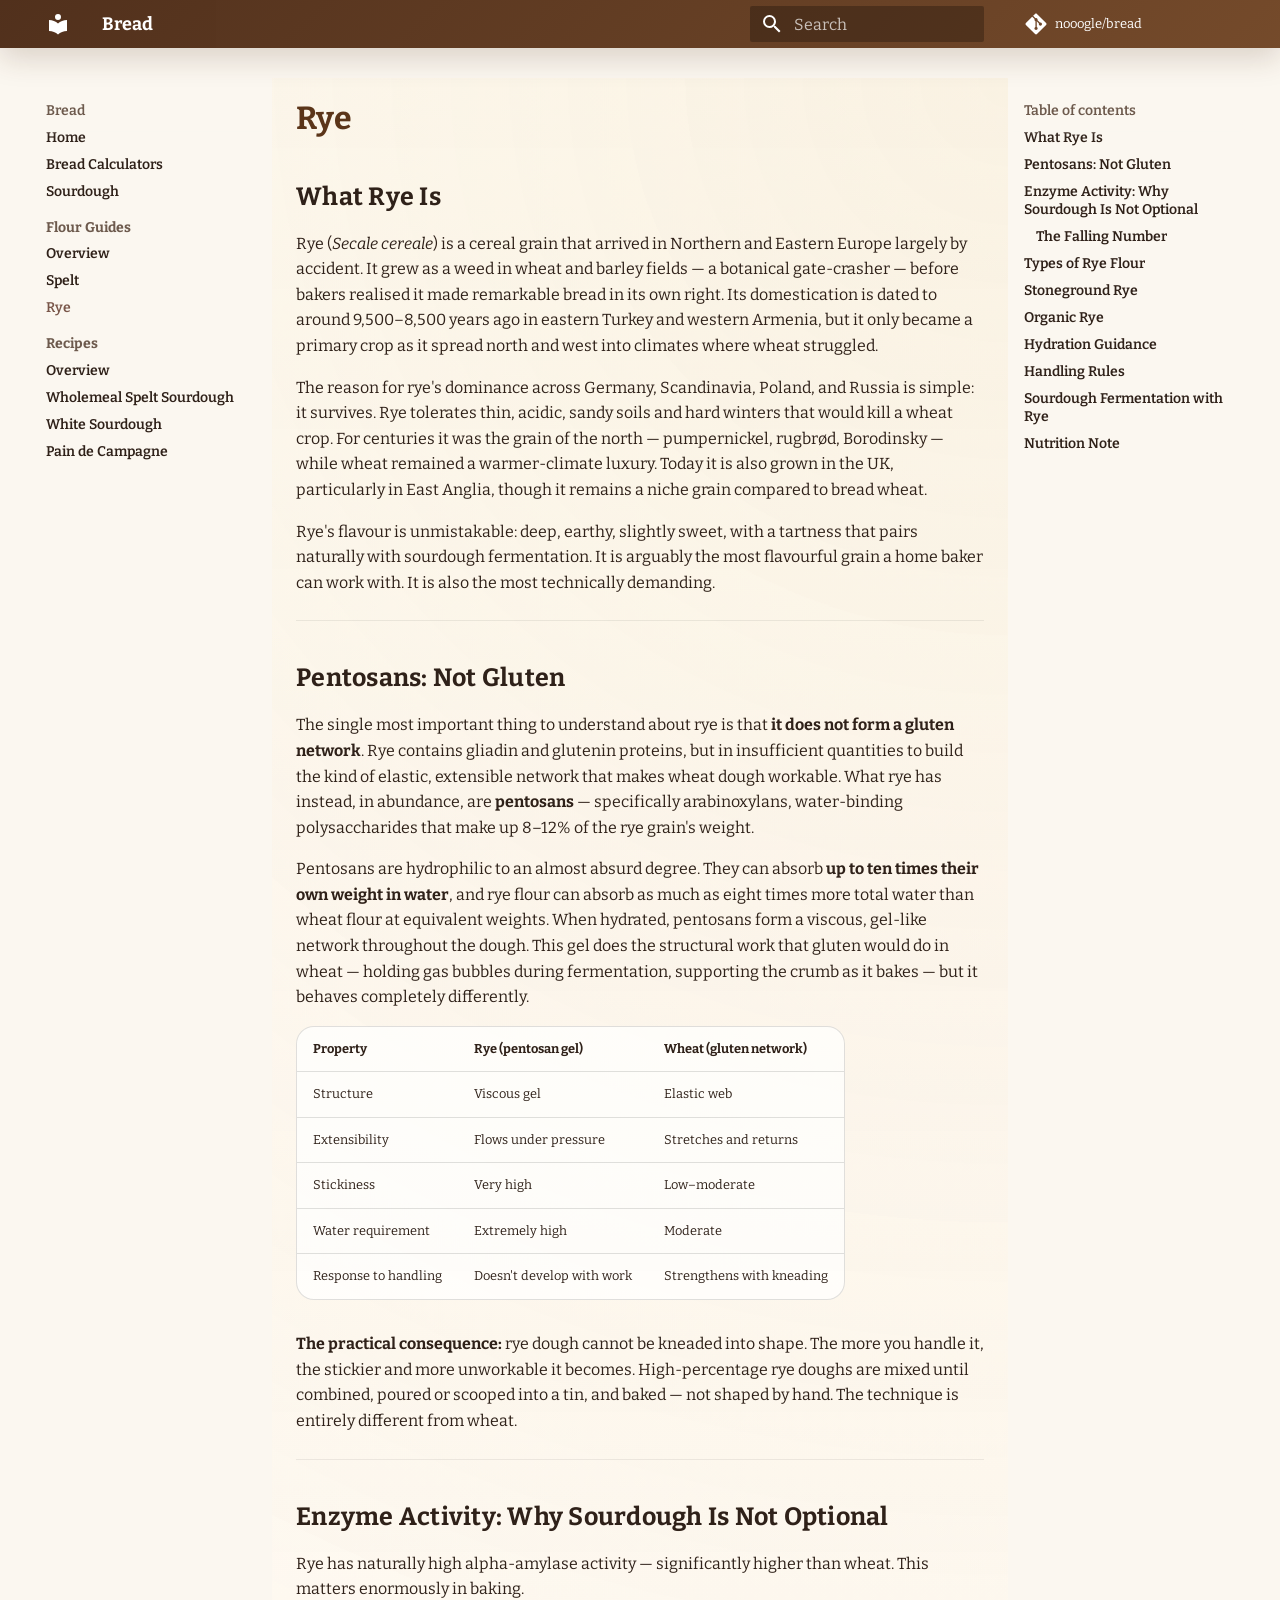
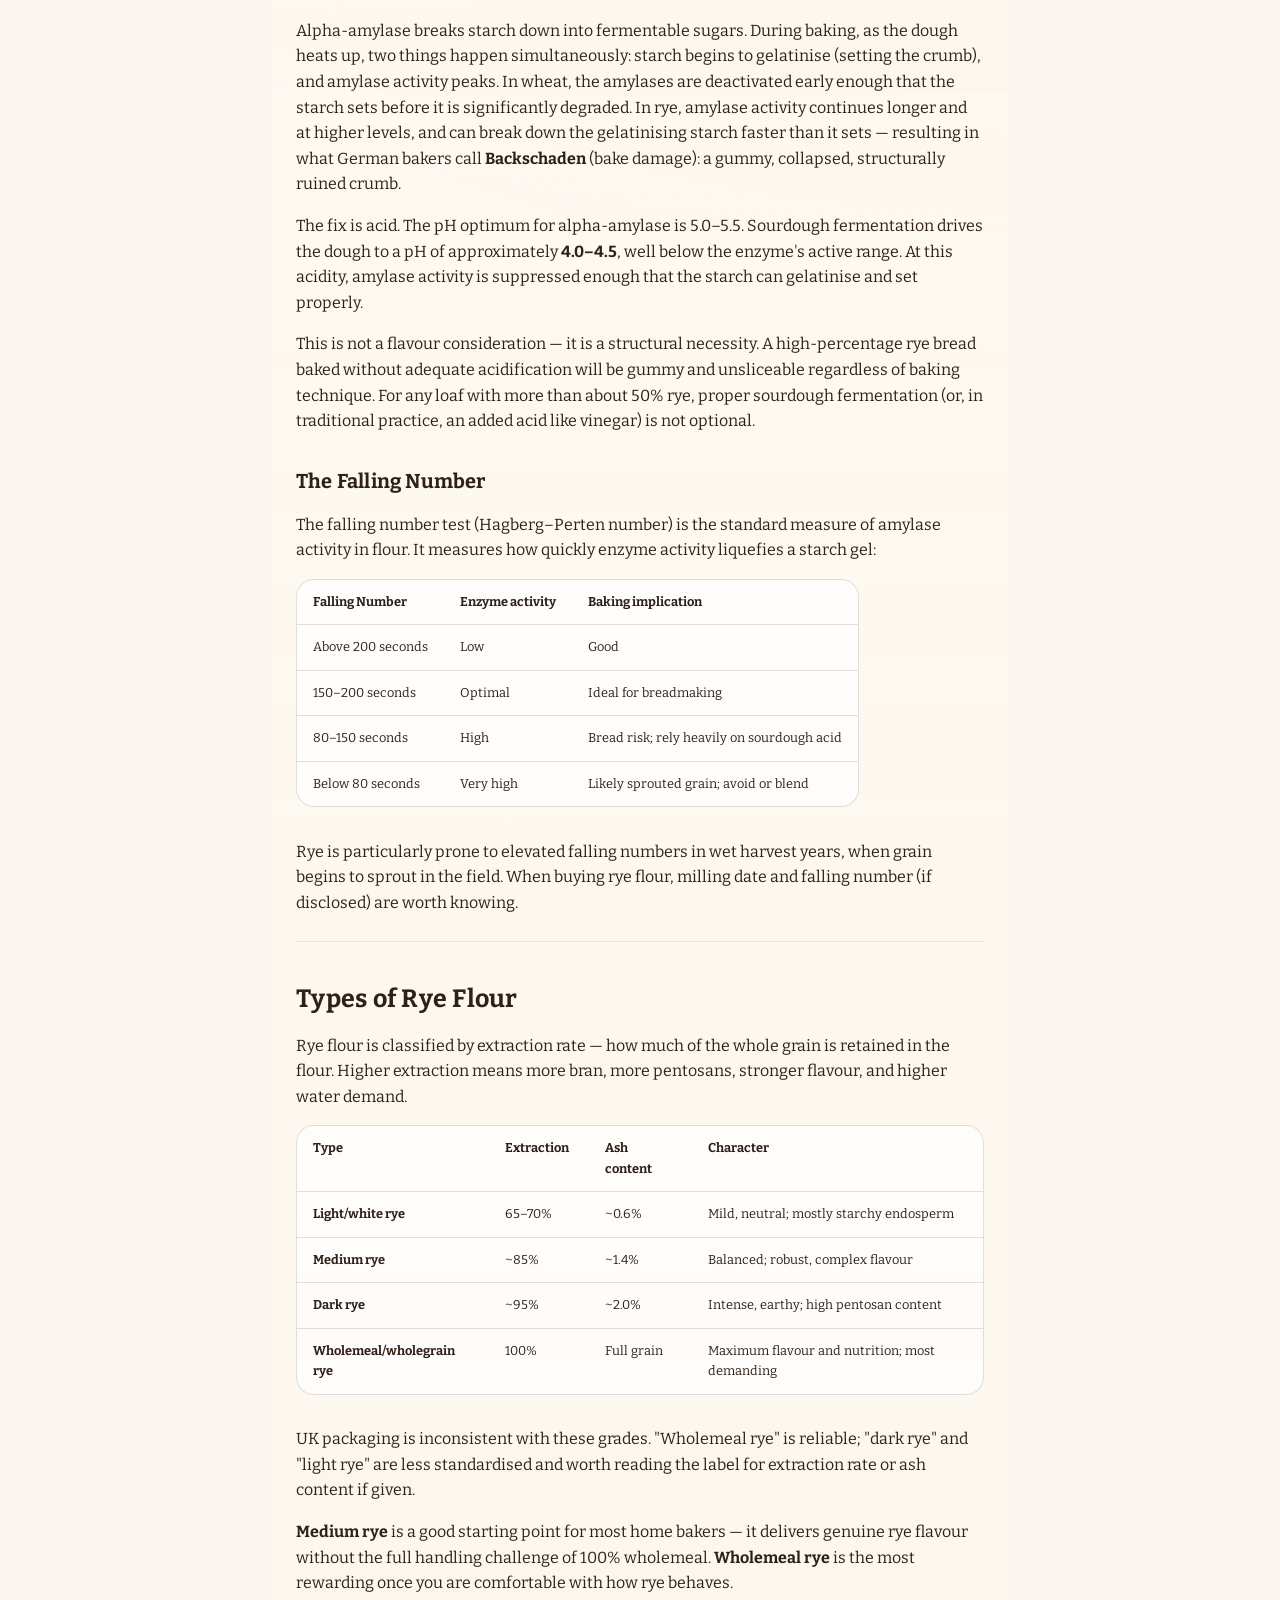
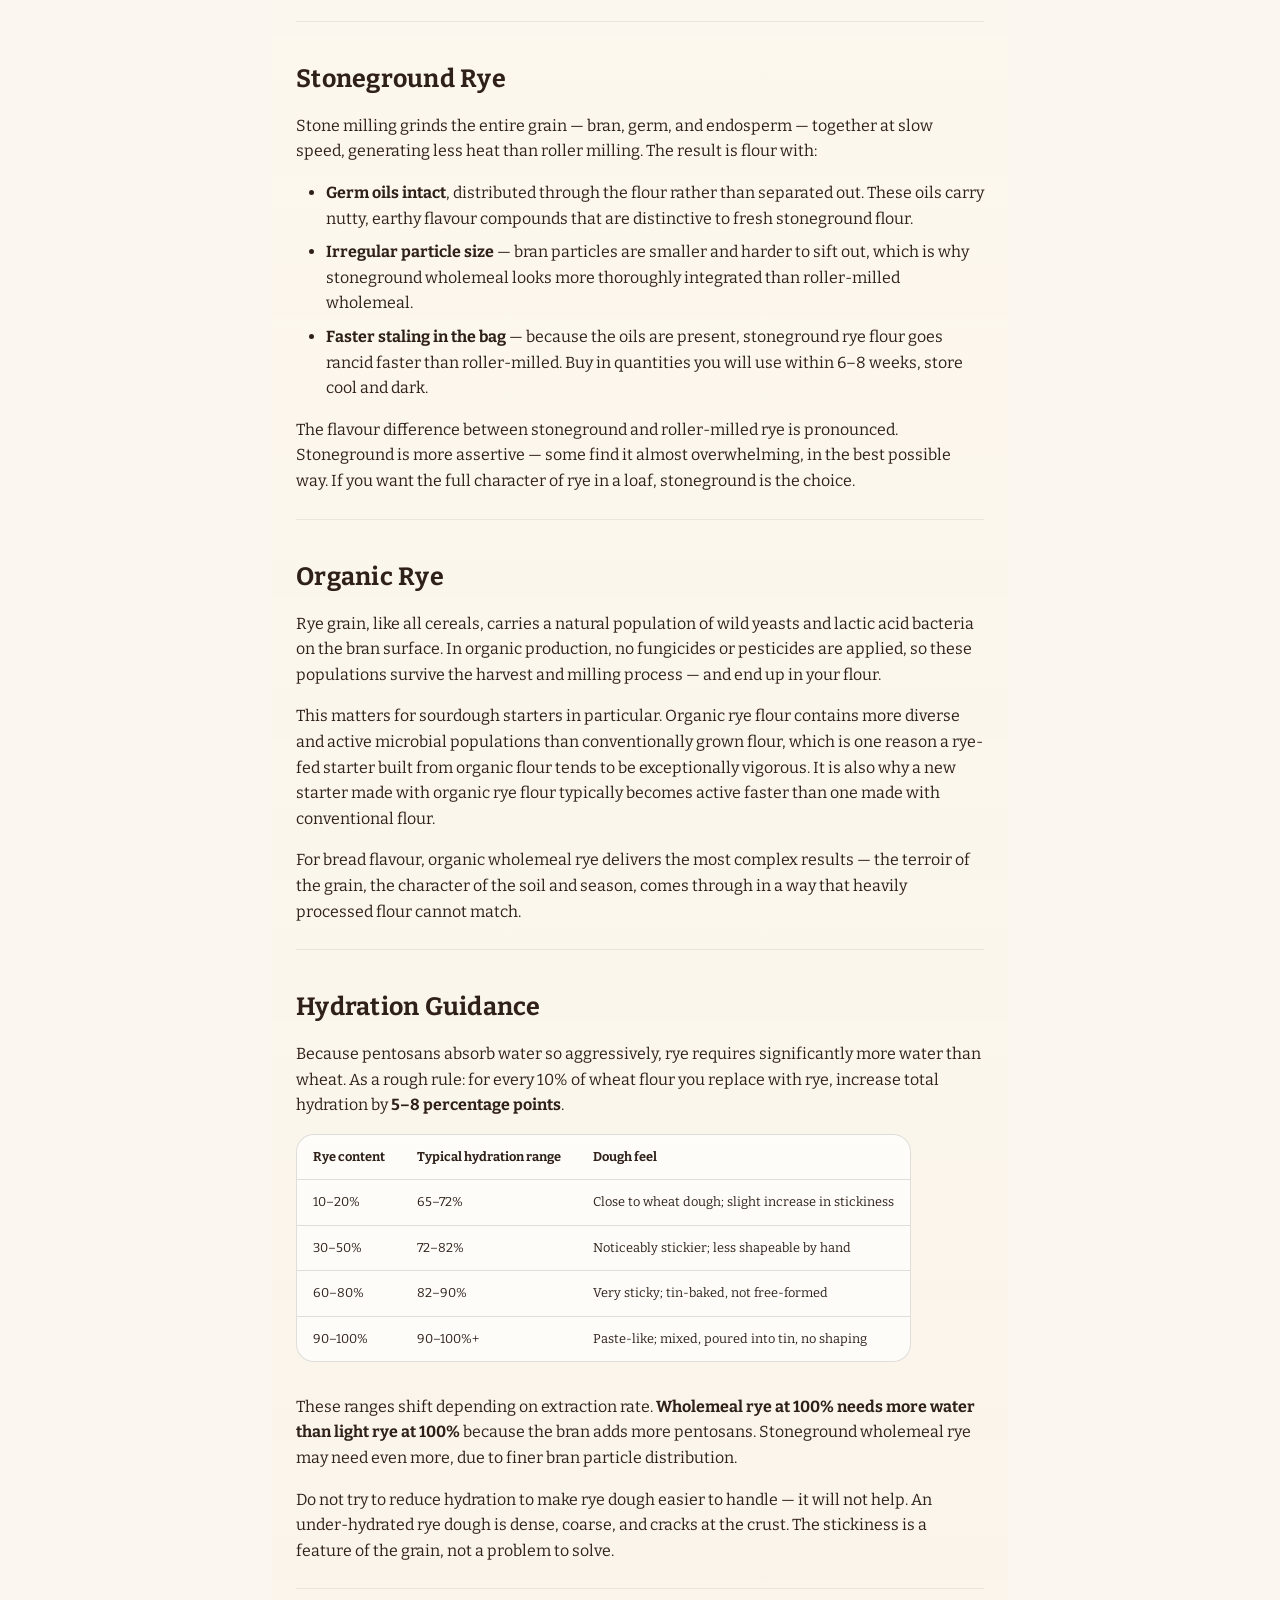
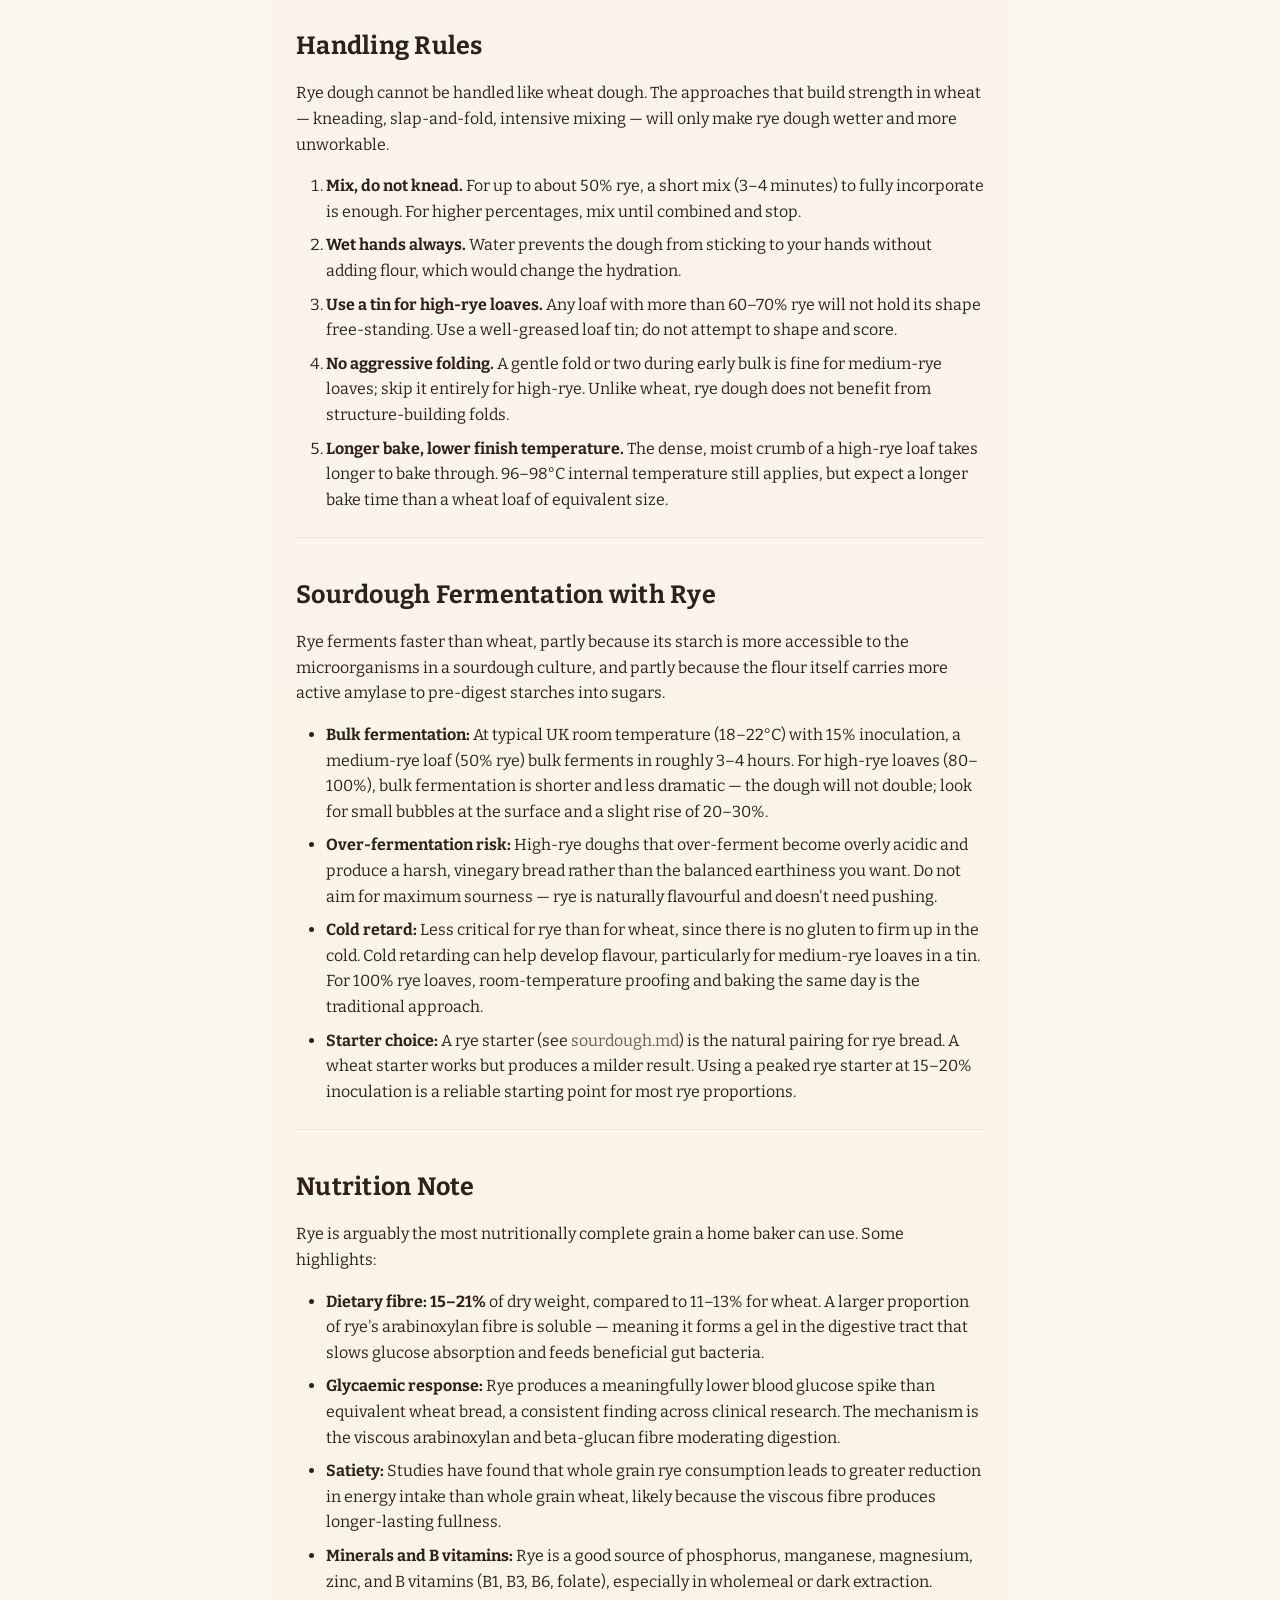
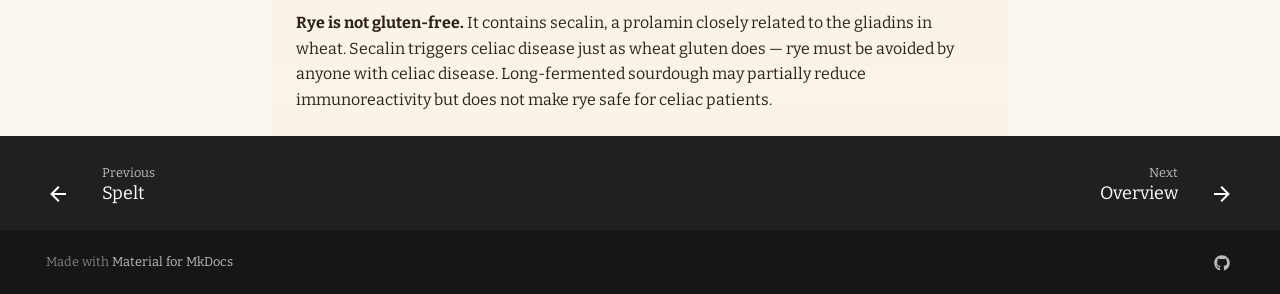
<file: site/flours/rye/index.html>
<!doctype html>
<html lang="en" class="no-js">
  <head>
    
      <meta charset="utf-8">
      <meta name="viewport" content="width=device-width,initial-scale=1">
      
        <meta name="description" content="Home bread baking notes, flour guides, and sourdough recipes.">
      
      
      
        <link rel="canonical" href="https://nooogle.github.io/bread/flours/rye/">
      
      
        <link rel="prev" href="../spelt/">
      
      
        <link rel="next" href="../../recipes/">
      
      
        
      
      
      <link rel="icon" href="../../assets/images/favicon.png">
      <meta name="generator" content="mkdocs-1.6.1, mkdocs-material-9.7.6">
    
    
      
        <title>Rye - Bread</title>
      
    
    
      <link rel="stylesheet" href="../../assets/stylesheets/main.484c7ddc.min.css">
      
        
        <link rel="stylesheet" href="../../assets/stylesheets/palette.ab4e12ef.min.css">
      
      


    
    
      
    
    
      
        
        
        <link rel="preconnect" href="https://fonts.gstatic.com" crossorigin>
        <link rel="stylesheet" href="https://fonts.googleapis.com/css?family=Bitter:300,300i,400,400i,700,700i%7CIBM+Plex+Mono:400,400i,700,700i&display=fallback">
        <style>:root{--md-text-font:"Bitter";--md-code-font:"IBM Plex Mono"}</style>
      
    
    
      <link rel="stylesheet" href="../../stylesheets/extra.css">
    
    <script>__md_scope=new URL("../..",location),__md_hash=e=>[...e].reduce(((e,_)=>(e<<5)-e+_.charCodeAt(0)),0),__md_get=(e,_=localStorage,t=__md_scope)=>JSON.parse(_.getItem(t.pathname+"."+e)),__md_set=(e,_,t=localStorage,a=__md_scope)=>{try{t.setItem(a.pathname+"."+e,JSON.stringify(_))}catch(e){}}</script>
    
      

    
    
  </head>
  
  
    
    
      
    
    
    
    
    <body dir="ltr" data-md-color-scheme="default" data-md-color-primary="brown" data-md-color-accent="amber">
  
    
    <input class="md-toggle" data-md-toggle="drawer" type="checkbox" id="__drawer" autocomplete="off">
    <input class="md-toggle" data-md-toggle="search" type="checkbox" id="__search" autocomplete="off">
    <label class="md-overlay" for="__drawer"></label>
    <div data-md-component="skip">
      
        
        <a href="#rye" class="md-skip">
          Skip to content
        </a>
      
    </div>
    <div data-md-component="announce">
      
    </div>
    
    
      

  

<header class="md-header md-header--shadow" data-md-component="header">
  <nav class="md-header__inner md-grid" aria-label="Header">
    <a href="../.." title="Bread" class="md-header__button md-logo" aria-label="Bread" data-md-component="logo">
      
  
  <svg xmlns="http://www.w3.org/2000/svg" viewBox="0 0 24 24"><path d="M12 8a3 3 0 0 0 3-3 3 3 0 0 0-3-3 3 3 0 0 0-3 3 3 3 0 0 0 3 3m0 3.54C9.64 9.35 6.5 8 3 8v11c3.5 0 6.64 1.35 9 3.54 2.36-2.19 5.5-3.54 9-3.54V8c-3.5 0-6.64 1.35-9 3.54"/></svg>

    </a>
    <label class="md-header__button md-icon" for="__drawer">
      
      <svg xmlns="http://www.w3.org/2000/svg" viewBox="0 0 24 24"><path d="M3 6h18v2H3zm0 5h18v2H3zm0 5h18v2H3z"/></svg>
    </label>
    <div class="md-header__title" data-md-component="header-title">
      <div class="md-header__ellipsis">
        <div class="md-header__topic">
          <span class="md-ellipsis">
            Bread
          </span>
        </div>
        <div class="md-header__topic" data-md-component="header-topic">
          <span class="md-ellipsis">
            
              Rye
            
          </span>
        </div>
      </div>
    </div>
    
      
        <form class="md-header__option" data-md-component="palette">
  
    
    
    
    <input class="md-option" data-md-color-media="" data-md-color-scheme="default" data-md-color-primary="brown" data-md-color-accent="amber"  aria-hidden="true"  type="radio" name="__palette" id="__palette_0">
    
  
</form>
      
    
    
      <script>var palette=__md_get("__palette");if(palette&&palette.color){if("(prefers-color-scheme)"===palette.color.media){var media=matchMedia("(prefers-color-scheme: light)"),input=document.querySelector(media.matches?"[data-md-color-media='(prefers-color-scheme: light)']":"[data-md-color-media='(prefers-color-scheme: dark)']");palette.color.media=input.getAttribute("data-md-color-media"),palette.color.scheme=input.getAttribute("data-md-color-scheme"),palette.color.primary=input.getAttribute("data-md-color-primary"),palette.color.accent=input.getAttribute("data-md-color-accent")}for(var[key,value]of Object.entries(palette.color))document.body.setAttribute("data-md-color-"+key,value)}</script>
    
    
    
      
      
        <label class="md-header__button md-icon" for="__search">
          
          <svg xmlns="http://www.w3.org/2000/svg" viewBox="0 0 24 24"><path d="M9.5 3A6.5 6.5 0 0 1 16 9.5c0 1.61-.59 3.09-1.56 4.23l.27.27h.79l5 5-1.5 1.5-5-5v-.79l-.27-.27A6.52 6.52 0 0 1 9.5 16 6.5 6.5 0 0 1 3 9.5 6.5 6.5 0 0 1 9.5 3m0 2C7 5 5 7 5 9.5S7 14 9.5 14 14 12 14 9.5 12 5 9.5 5"/></svg>
        </label>
        <div class="md-search" data-md-component="search" role="dialog">
  <label class="md-search__overlay" for="__search"></label>
  <div class="md-search__inner" role="search">
    <form class="md-search__form" name="search">
      <input type="text" class="md-search__input" name="query" aria-label="Search" placeholder="Search" autocapitalize="off" autocorrect="off" autocomplete="off" spellcheck="false" data-md-component="search-query" required>
      <label class="md-search__icon md-icon" for="__search">
        
        <svg xmlns="http://www.w3.org/2000/svg" viewBox="0 0 24 24"><path d="M9.5 3A6.5 6.5 0 0 1 16 9.5c0 1.61-.59 3.09-1.56 4.23l.27.27h.79l5 5-1.5 1.5-5-5v-.79l-.27-.27A6.52 6.52 0 0 1 9.5 16 6.5 6.5 0 0 1 3 9.5 6.5 6.5 0 0 1 9.5 3m0 2C7 5 5 7 5 9.5S7 14 9.5 14 14 12 14 9.5 12 5 9.5 5"/></svg>
        
        <svg xmlns="http://www.w3.org/2000/svg" viewBox="0 0 24 24"><path d="M20 11v2H8l5.5 5.5-1.42 1.42L4.16 12l7.92-7.92L13.5 5.5 8 11z"/></svg>
      </label>
      <nav class="md-search__options" aria-label="Search">
        
        <button type="reset" class="md-search__icon md-icon" title="Clear" aria-label="Clear" tabindex="-1">
          
          <svg xmlns="http://www.w3.org/2000/svg" viewBox="0 0 24 24"><path d="M19 6.41 17.59 5 12 10.59 6.41 5 5 6.41 10.59 12 5 17.59 6.41 19 12 13.41 17.59 19 19 17.59 13.41 12z"/></svg>
        </button>
      </nav>
      
        <div class="md-search__suggest" data-md-component="search-suggest"></div>
      
    </form>
    <div class="md-search__output">
      <div class="md-search__scrollwrap" tabindex="0" data-md-scrollfix>
        <div class="md-search-result" data-md-component="search-result">
          <div class="md-search-result__meta">
            Initializing search
          </div>
          <ol class="md-search-result__list" role="presentation"></ol>
        </div>
      </div>
    </div>
  </div>
</div>
      
    
    
      <div class="md-header__source">
        <a href="https://github.com/nooogle/bread" title="Go to repository" class="md-source" data-md-component="source">
  <div class="md-source__icon md-icon">
    
    <svg xmlns="http://www.w3.org/2000/svg" viewBox="0 0 448 512"><!--! Font Awesome Free 7.1.0 by @fontawesome - https://fontawesome.com License - https://fontawesome.com/license/free (Icons: CC BY 4.0, Fonts: SIL OFL 1.1, Code: MIT License) Copyright 2025 Fonticons, Inc.--><path d="M439.6 236.1 244 40.5c-5.4-5.5-12.8-8.5-20.4-8.5s-15 3-20.4 8.4L162.5 81l51.5 51.5c27.1-9.1 52.7 16.8 43.4 43.7l49.7 49.7c34.2-11.8 61.2 31 35.5 56.7-26.5 26.5-70.2-2.9-56-37.3L240.3 199v121.9c25.3 12.5 22.3 41.8 9.1 55-6.4 6.4-15.2 10.1-24.3 10.1s-17.8-3.6-24.3-10.1c-17.6-17.6-11.1-46.9 11.2-56v-123c-20.8-8.5-24.6-30.7-18.6-45L142.6 101 8.5 235.1C3 240.6 0 247.9 0 255.5s3 15 8.5 20.4l195.6 195.7c5.4 5.4 12.7 8.4 20.4 8.4s15-3 20.4-8.4l194.7-194.7c5.4-5.4 8.4-12.8 8.4-20.4s-3-15-8.4-20.4"/></svg>
  </div>
  <div class="md-source__repository">
    nooogle/bread
  </div>
</a>
      </div>
    
  </nav>
  
</header>
    
    <div class="md-container" data-md-component="container">
      
      
        
          
        
      
      <main class="md-main" data-md-component="main">
        <div class="md-main__inner md-grid">
          
            
              
              <div class="md-sidebar md-sidebar--primary" data-md-component="sidebar" data-md-type="navigation" >
                <div class="md-sidebar__scrollwrap">
                  <div class="md-sidebar__inner">
                    



<nav class="md-nav md-nav--primary" aria-label="Navigation" data-md-level="0">
  <label class="md-nav__title" for="__drawer">
    <a href="../.." title="Bread" class="md-nav__button md-logo" aria-label="Bread" data-md-component="logo">
      
  
  <svg xmlns="http://www.w3.org/2000/svg" viewBox="0 0 24 24"><path d="M12 8a3 3 0 0 0 3-3 3 3 0 0 0-3-3 3 3 0 0 0-3 3 3 3 0 0 0 3 3m0 3.54C9.64 9.35 6.5 8 3 8v11c3.5 0 6.64 1.35 9 3.54 2.36-2.19 5.5-3.54 9-3.54V8c-3.5 0-6.64 1.35-9 3.54"/></svg>

    </a>
    Bread
  </label>
  
    <div class="md-nav__source">
      <a href="https://github.com/nooogle/bread" title="Go to repository" class="md-source" data-md-component="source">
  <div class="md-source__icon md-icon">
    
    <svg xmlns="http://www.w3.org/2000/svg" viewBox="0 0 448 512"><!--! Font Awesome Free 7.1.0 by @fontawesome - https://fontawesome.com License - https://fontawesome.com/license/free (Icons: CC BY 4.0, Fonts: SIL OFL 1.1, Code: MIT License) Copyright 2025 Fonticons, Inc.--><path d="M439.6 236.1 244 40.5c-5.4-5.5-12.8-8.5-20.4-8.5s-15 3-20.4 8.4L162.5 81l51.5 51.5c27.1-9.1 52.7 16.8 43.4 43.7l49.7 49.7c34.2-11.8 61.2 31 35.5 56.7-26.5 26.5-70.2-2.9-56-37.3L240.3 199v121.9c25.3 12.5 22.3 41.8 9.1 55-6.4 6.4-15.2 10.1-24.3 10.1s-17.8-3.6-24.3-10.1c-17.6-17.6-11.1-46.9 11.2-56v-123c-20.8-8.5-24.6-30.7-18.6-45L142.6 101 8.5 235.1C3 240.6 0 247.9 0 255.5s3 15 8.5 20.4l195.6 195.7c5.4 5.4 12.7 8.4 20.4 8.4s15-3 20.4-8.4l194.7-194.7c5.4-5.4 8.4-12.8 8.4-20.4s-3-15-8.4-20.4"/></svg>
  </div>
  <div class="md-source__repository">
    nooogle/bread
  </div>
</a>
    </div>
  
  <ul class="md-nav__list" data-md-scrollfix>
    
      
      
  
  
  
  
    <li class="md-nav__item">
      <a href="../.." class="md-nav__link">
        
  
  
  <span class="md-ellipsis">
    
  
    Home
  

    
  </span>
  
  

      </a>
    </li>
  

    
      
      
  
  
  
  
    <li class="md-nav__item">
      <a href="../../calculator/" class="md-nav__link">
        
  
  
  <span class="md-ellipsis">
    
  
    Bread Calculators
  

    
  </span>
  
  

      </a>
    </li>
  

    
      
      
  
  
  
  
    <li class="md-nav__item">
      <a href="../../sourdough/" class="md-nav__link">
        
  
  
  <span class="md-ellipsis">
    
  
    Sourdough
  

    
  </span>
  
  

      </a>
    </li>
  

    
      
      
  
  
    
  
  
  
    
    
    
    
      
        
        
      
    
    
    <li class="md-nav__item md-nav__item--active md-nav__item--section md-nav__item--nested">
      
        
        
        <input class="md-nav__toggle md-toggle " type="checkbox" id="__nav_4" checked>
        
          
          <label class="md-nav__link" for="__nav_4" id="__nav_4_label" tabindex="">
            
  
  
  <span class="md-ellipsis">
    
  
    Flour Guides
  

    
  </span>
  
  

            <span class="md-nav__icon md-icon"></span>
          </label>
        
        <nav class="md-nav" data-md-level="1" aria-labelledby="__nav_4_label" aria-expanded="true">
          <label class="md-nav__title" for="__nav_4">
            <span class="md-nav__icon md-icon"></span>
            
  
    Flour Guides
  

          </label>
          <ul class="md-nav__list" data-md-scrollfix>
            
              
                
  
  
  
  
    <li class="md-nav__item">
      <a href="../" class="md-nav__link">
        
  
  
  <span class="md-ellipsis">
    
  
    Overview
  

    
  </span>
  
  

      </a>
    </li>
  

              
            
              
                
  
  
  
  
    <li class="md-nav__item">
      <a href="../spelt/" class="md-nav__link">
        
  
  
  <span class="md-ellipsis">
    
  
    Spelt
  

    
  </span>
  
  

      </a>
    </li>
  

              
            
              
                
  
  
    
  
  
  
    <li class="md-nav__item md-nav__item--active">
      
      <input class="md-nav__toggle md-toggle" type="checkbox" id="__toc">
      
      
        
      
      
        <label class="md-nav__link md-nav__link--active" for="__toc">
          
  
  
  <span class="md-ellipsis">
    
  
    Rye
  

    
  </span>
  
  

          <span class="md-nav__icon md-icon"></span>
        </label>
      
      <a href="./" class="md-nav__link md-nav__link--active">
        
  
  
  <span class="md-ellipsis">
    
  
    Rye
  

    
  </span>
  
  

      </a>
      
        

<nav class="md-nav md-nav--secondary" aria-label="Table of contents">
  
  
  
    
  
  
    <label class="md-nav__title" for="__toc">
      <span class="md-nav__icon md-icon"></span>
      Table of contents
    </label>
    <ul class="md-nav__list" data-md-component="toc" data-md-scrollfix>
      
        <li class="md-nav__item">
  <a href="#what-rye-is" class="md-nav__link">
    <span class="md-ellipsis">
      
        What Rye Is
      
    </span>
  </a>
  
</li>
      
        <li class="md-nav__item">
  <a href="#pentosans-not-gluten" class="md-nav__link">
    <span class="md-ellipsis">
      
        Pentosans: Not Gluten
      
    </span>
  </a>
  
</li>
      
        <li class="md-nav__item">
  <a href="#enzyme-activity-why-sourdough-is-not-optional" class="md-nav__link">
    <span class="md-ellipsis">
      
        Enzyme Activity: Why Sourdough Is Not Optional
      
    </span>
  </a>
  
    <nav class="md-nav" aria-label="Enzyme Activity: Why Sourdough Is Not Optional">
      <ul class="md-nav__list">
        
          <li class="md-nav__item">
  <a href="#the-falling-number" class="md-nav__link">
    <span class="md-ellipsis">
      
        The Falling Number
      
    </span>
  </a>
  
</li>
        
      </ul>
    </nav>
  
</li>
      
        <li class="md-nav__item">
  <a href="#types-of-rye-flour" class="md-nav__link">
    <span class="md-ellipsis">
      
        Types of Rye Flour
      
    </span>
  </a>
  
</li>
      
        <li class="md-nav__item">
  <a href="#stoneground-rye" class="md-nav__link">
    <span class="md-ellipsis">
      
        Stoneground Rye
      
    </span>
  </a>
  
</li>
      
        <li class="md-nav__item">
  <a href="#organic-rye" class="md-nav__link">
    <span class="md-ellipsis">
      
        Organic Rye
      
    </span>
  </a>
  
</li>
      
        <li class="md-nav__item">
  <a href="#hydration-guidance" class="md-nav__link">
    <span class="md-ellipsis">
      
        Hydration Guidance
      
    </span>
  </a>
  
</li>
      
        <li class="md-nav__item">
  <a href="#handling-rules" class="md-nav__link">
    <span class="md-ellipsis">
      
        Handling Rules
      
    </span>
  </a>
  
</li>
      
        <li class="md-nav__item">
  <a href="#sourdough-fermentation-with-rye" class="md-nav__link">
    <span class="md-ellipsis">
      
        Sourdough Fermentation with Rye
      
    </span>
  </a>
  
</li>
      
        <li class="md-nav__item">
  <a href="#nutrition-note" class="md-nav__link">
    <span class="md-ellipsis">
      
        Nutrition Note
      
    </span>
  </a>
  
</li>
      
    </ul>
  
</nav>
      
    </li>
  

              
            
          </ul>
        </nav>
      
    </li>
  

    
      
      
  
  
  
  
    
    
    
    
      
        
        
      
    
    
    <li class="md-nav__item md-nav__item--section md-nav__item--nested">
      
        
        
        <input class="md-nav__toggle md-toggle " type="checkbox" id="__nav_5" >
        
          
          <label class="md-nav__link" for="__nav_5" id="__nav_5_label" tabindex="">
            
  
  
  <span class="md-ellipsis">
    
  
    Recipes
  

    
  </span>
  
  

            <span class="md-nav__icon md-icon"></span>
          </label>
        
        <nav class="md-nav" data-md-level="1" aria-labelledby="__nav_5_label" aria-expanded="false">
          <label class="md-nav__title" for="__nav_5">
            <span class="md-nav__icon md-icon"></span>
            
  
    Recipes
  

          </label>
          <ul class="md-nav__list" data-md-scrollfix>
            
              
                
  
  
  
  
    <li class="md-nav__item">
      <a href="../../recipes/" class="md-nav__link">
        
  
  
  <span class="md-ellipsis">
    
  
    Overview
  

    
  </span>
  
  

      </a>
    </li>
  

              
            
              
                
  
  
  
  
    <li class="md-nav__item">
      <a href="../../recipes/wholemeal-spelt-sourdough/" class="md-nav__link">
        
  
  
  <span class="md-ellipsis">
    
  
    Wholemeal Spelt Sourdough
  

    
  </span>
  
  

      </a>
    </li>
  

              
            
              
                
  
  
  
  
    <li class="md-nav__item">
      <a href="../../recipes/white-sourdough/" class="md-nav__link">
        
  
  
  <span class="md-ellipsis">
    
  
    White Sourdough
  

    
  </span>
  
  

      </a>
    </li>
  

              
            
              
                
  
  
  
  
    <li class="md-nav__item">
      <a href="../../recipes/pain-de-campagne/" class="md-nav__link">
        
  
  
  <span class="md-ellipsis">
    
  
    Pain de Campagne
  

    
  </span>
  
  

      </a>
    </li>
  

              
            
          </ul>
        </nav>
      
    </li>
  

    
  </ul>
</nav>
                  </div>
                </div>
              </div>
            
            
              
              <div class="md-sidebar md-sidebar--secondary" data-md-component="sidebar" data-md-type="toc" >
                <div class="md-sidebar__scrollwrap">
                  <div class="md-sidebar__inner">
                    

<nav class="md-nav md-nav--secondary" aria-label="Table of contents">
  
  
  
    
  
  
    <label class="md-nav__title" for="__toc">
      <span class="md-nav__icon md-icon"></span>
      Table of contents
    </label>
    <ul class="md-nav__list" data-md-component="toc" data-md-scrollfix>
      
        <li class="md-nav__item">
  <a href="#what-rye-is" class="md-nav__link">
    <span class="md-ellipsis">
      
        What Rye Is
      
    </span>
  </a>
  
</li>
      
        <li class="md-nav__item">
  <a href="#pentosans-not-gluten" class="md-nav__link">
    <span class="md-ellipsis">
      
        Pentosans: Not Gluten
      
    </span>
  </a>
  
</li>
      
        <li class="md-nav__item">
  <a href="#enzyme-activity-why-sourdough-is-not-optional" class="md-nav__link">
    <span class="md-ellipsis">
      
        Enzyme Activity: Why Sourdough Is Not Optional
      
    </span>
  </a>
  
    <nav class="md-nav" aria-label="Enzyme Activity: Why Sourdough Is Not Optional">
      <ul class="md-nav__list">
        
          <li class="md-nav__item">
  <a href="#the-falling-number" class="md-nav__link">
    <span class="md-ellipsis">
      
        The Falling Number
      
    </span>
  </a>
  
</li>
        
      </ul>
    </nav>
  
</li>
      
        <li class="md-nav__item">
  <a href="#types-of-rye-flour" class="md-nav__link">
    <span class="md-ellipsis">
      
        Types of Rye Flour
      
    </span>
  </a>
  
</li>
      
        <li class="md-nav__item">
  <a href="#stoneground-rye" class="md-nav__link">
    <span class="md-ellipsis">
      
        Stoneground Rye
      
    </span>
  </a>
  
</li>
      
        <li class="md-nav__item">
  <a href="#organic-rye" class="md-nav__link">
    <span class="md-ellipsis">
      
        Organic Rye
      
    </span>
  </a>
  
</li>
      
        <li class="md-nav__item">
  <a href="#hydration-guidance" class="md-nav__link">
    <span class="md-ellipsis">
      
        Hydration Guidance
      
    </span>
  </a>
  
</li>
      
        <li class="md-nav__item">
  <a href="#handling-rules" class="md-nav__link">
    <span class="md-ellipsis">
      
        Handling Rules
      
    </span>
  </a>
  
</li>
      
        <li class="md-nav__item">
  <a href="#sourdough-fermentation-with-rye" class="md-nav__link">
    <span class="md-ellipsis">
      
        Sourdough Fermentation with Rye
      
    </span>
  </a>
  
</li>
      
        <li class="md-nav__item">
  <a href="#nutrition-note" class="md-nav__link">
    <span class="md-ellipsis">
      
        Nutrition Note
      
    </span>
  </a>
  
</li>
      
    </ul>
  
</nav>
                  </div>
                </div>
              </div>
            
          
          
            <div class="md-content" data-md-component="content">
              
              <article class="md-content__inner md-typeset">
                
                  


  
  


<h1 id="rye">Rye<a class="headerlink" href="#rye" title="Permanent link">&para;</a></h1>
<h2 id="what-rye-is">What Rye Is<a class="headerlink" href="#what-rye-is" title="Permanent link">&para;</a></h2>
<p>Rye (<em>Secale cereale</em>) is a cereal grain that arrived in Northern and Eastern Europe largely by accident. It grew as a weed in wheat and barley fields — a botanical gate-crasher — before bakers realised it made remarkable bread in its own right. Its domestication is dated to around 9,500–8,500 years ago in eastern Turkey and western Armenia, but it only became a primary crop as it spread north and west into climates where wheat struggled.</p>
<p>The reason for rye's dominance across Germany, Scandinavia, Poland, and Russia is simple: it survives. Rye tolerates thin, acidic, sandy soils and hard winters that would kill a wheat crop. For centuries it was the grain of the north — pumpernickel, rugbrød, Borodinsky — while wheat remained a warmer-climate luxury. Today it is also grown in the UK, particularly in East Anglia, though it remains a niche grain compared to bread wheat.</p>
<p>Rye's flavour is unmistakable: deep, earthy, slightly sweet, with a tartness that pairs naturally with sourdough fermentation. It is arguably the most flavourful grain a home baker can work with. It is also the most technically demanding.</p>
<hr />
<h2 id="pentosans-not-gluten">Pentosans: Not Gluten<a class="headerlink" href="#pentosans-not-gluten" title="Permanent link">&para;</a></h2>
<p>The single most important thing to understand about rye is that <strong>it does not form a gluten network</strong>. Rye contains gliadin and glutenin proteins, but in insufficient quantities to build the kind of elastic, extensible network that makes wheat dough workable. What rye has instead, in abundance, are <strong>pentosans</strong> — specifically arabinoxylans, water-binding polysaccharides that make up 8–12% of the rye grain's weight.</p>
<p>Pentosans are hydrophilic to an almost absurd degree. They can absorb <strong>up to ten times their own weight in water</strong>, and rye flour can absorb as much as eight times more total water than wheat flour at equivalent weights. When hydrated, pentosans form a viscous, gel-like network throughout the dough. This gel does the structural work that gluten would do in wheat — holding gas bubbles during fermentation, supporting the crumb as it bakes — but it behaves completely differently.</p>
<table>
<thead>
<tr>
<th>Property</th>
<th>Rye (pentosan gel)</th>
<th>Wheat (gluten network)</th>
</tr>
</thead>
<tbody>
<tr>
<td>Structure</td>
<td>Viscous gel</td>
<td>Elastic web</td>
</tr>
<tr>
<td>Extensibility</td>
<td>Flows under pressure</td>
<td>Stretches and returns</td>
</tr>
<tr>
<td>Stickiness</td>
<td>Very high</td>
<td>Low–moderate</td>
</tr>
<tr>
<td>Water requirement</td>
<td>Extremely high</td>
<td>Moderate</td>
</tr>
<tr>
<td>Response to handling</td>
<td>Doesn't develop with work</td>
<td>Strengthens with kneading</td>
</tr>
</tbody>
</table>
<p><strong>The practical consequence:</strong> rye dough cannot be kneaded into shape. The more you handle it, the stickier and more unworkable it becomes. High-percentage rye doughs are mixed until combined, poured or scooped into a tin, and baked — not shaped by hand. The technique is entirely different from wheat.</p>
<hr />
<h2 id="enzyme-activity-why-sourdough-is-not-optional">Enzyme Activity: Why Sourdough Is Not Optional<a class="headerlink" href="#enzyme-activity-why-sourdough-is-not-optional" title="Permanent link">&para;</a></h2>
<p>Rye has naturally high alpha-amylase activity — significantly higher than wheat. This matters enormously in baking.</p>
<p>Alpha-amylase breaks starch down into fermentable sugars. During baking, as the dough heats up, two things happen simultaneously: starch begins to gelatinise (setting the crumb), and amylase activity peaks. In wheat, the amylases are deactivated early enough that the starch sets before it is significantly degraded. In rye, amylase activity continues longer and at higher levels, and can break down the gelatinising starch faster than it sets — resulting in what German bakers call <strong>Backschaden</strong> (bake damage): a gummy, collapsed, structurally ruined crumb.</p>
<p>The fix is acid. The pH optimum for alpha-amylase is 5.0–5.5. Sourdough fermentation drives the dough to a pH of approximately <strong>4.0–4.5</strong>, well below the enzyme's active range. At this acidity, amylase activity is suppressed enough that the starch can gelatinise and set properly.</p>
<p>This is not a flavour consideration — it is a structural necessity. A high-percentage rye bread baked without adequate acidification will be gummy and unsliceable regardless of baking technique. For any loaf with more than about 50% rye, proper sourdough fermentation (or, in traditional practice, an added acid like vinegar) is not optional.</p>
<h3 id="the-falling-number">The Falling Number<a class="headerlink" href="#the-falling-number" title="Permanent link">&para;</a></h3>
<p>The falling number test (Hagberg–Perten number) is the standard measure of amylase activity in flour. It measures how quickly enzyme activity liquefies a starch gel:</p>
<table>
<thead>
<tr>
<th>Falling Number</th>
<th>Enzyme activity</th>
<th>Baking implication</th>
</tr>
</thead>
<tbody>
<tr>
<td>Above 200 seconds</td>
<td>Low</td>
<td>Good</td>
</tr>
<tr>
<td>150–200 seconds</td>
<td>Optimal</td>
<td>Ideal for breadmaking</td>
</tr>
<tr>
<td>80–150 seconds</td>
<td>High</td>
<td>Bread risk; rely heavily on sourdough acid</td>
</tr>
<tr>
<td>Below 80 seconds</td>
<td>Very high</td>
<td>Likely sprouted grain; avoid or blend</td>
</tr>
</tbody>
</table>
<p>Rye is particularly prone to elevated falling numbers in wet harvest years, when grain begins to sprout in the field. When buying rye flour, milling date and falling number (if disclosed) are worth knowing.</p>
<hr />
<h2 id="types-of-rye-flour">Types of Rye Flour<a class="headerlink" href="#types-of-rye-flour" title="Permanent link">&para;</a></h2>
<p>Rye flour is classified by extraction rate — how much of the whole grain is retained in the flour. Higher extraction means more bran, more pentosans, stronger flavour, and higher water demand.</p>
<table>
<thead>
<tr>
<th>Type</th>
<th>Extraction</th>
<th>Ash content</th>
<th>Character</th>
</tr>
</thead>
<tbody>
<tr>
<td><strong>Light/white rye</strong></td>
<td>65–70%</td>
<td>~0.6%</td>
<td>Mild, neutral; mostly starchy endosperm</td>
</tr>
<tr>
<td><strong>Medium rye</strong></td>
<td>~85%</td>
<td>~1.4%</td>
<td>Balanced; robust, complex flavour</td>
</tr>
<tr>
<td><strong>Dark rye</strong></td>
<td>~95%</td>
<td>~2.0%</td>
<td>Intense, earthy; high pentosan content</td>
</tr>
<tr>
<td><strong>Wholemeal/wholegrain rye</strong></td>
<td>100%</td>
<td>Full grain</td>
<td>Maximum flavour and nutrition; most demanding</td>
</tr>
</tbody>
</table>
<p>UK packaging is inconsistent with these grades. "Wholemeal rye" is reliable; "dark rye" and "light rye" are less standardised and worth reading the label for extraction rate or ash content if given.</p>
<p><strong>Medium rye</strong> is a good starting point for most home bakers — it delivers genuine rye flavour without the full handling challenge of 100% wholemeal. <strong>Wholemeal rye</strong> is the most rewarding once you are comfortable with how rye behaves.</p>
<hr />
<h2 id="stoneground-rye">Stoneground Rye<a class="headerlink" href="#stoneground-rye" title="Permanent link">&para;</a></h2>
<p>Stone milling grinds the entire grain — bran, germ, and endosperm — together at slow speed, generating less heat than roller milling. The result is flour with:</p>
<ul>
<li><strong>Germ oils intact</strong>, distributed through the flour rather than separated out. These oils carry nutty, earthy flavour compounds that are distinctive to fresh stoneground flour.</li>
<li><strong>Irregular particle size</strong> — bran particles are smaller and harder to sift out, which is why stoneground wholemeal looks more thoroughly integrated than roller-milled wholemeal.</li>
<li><strong>Faster staling in the bag</strong> — because the oils are present, stoneground rye flour goes rancid faster than roller-milled. Buy in quantities you will use within 6–8 weeks, store cool and dark.</li>
</ul>
<p>The flavour difference between stoneground and roller-milled rye is pronounced. Stoneground is more assertive — some find it almost overwhelming, in the best possible way. If you want the full character of rye in a loaf, stoneground is the choice.</p>
<hr />
<h2 id="organic-rye">Organic Rye<a class="headerlink" href="#organic-rye" title="Permanent link">&para;</a></h2>
<p>Rye grain, like all cereals, carries a natural population of wild yeasts and lactic acid bacteria on the bran surface. In organic production, no fungicides or pesticides are applied, so these populations survive the harvest and milling process — and end up in your flour.</p>
<p>This matters for sourdough starters in particular. Organic rye flour contains more diverse and active microbial populations than conventionally grown flour, which is one reason a rye-fed starter built from organic flour tends to be exceptionally vigorous. It is also why a new starter made with organic rye flour typically becomes active faster than one made with conventional flour.</p>
<p>For bread flavour, organic wholemeal rye delivers the most complex results — the terroir of the grain, the character of the soil and season, comes through in a way that heavily processed flour cannot match.</p>
<hr />
<h2 id="hydration-guidance">Hydration Guidance<a class="headerlink" href="#hydration-guidance" title="Permanent link">&para;</a></h2>
<p>Because pentosans absorb water so aggressively, rye requires significantly more water than wheat. As a rough rule: for every 10% of wheat flour you replace with rye, increase total hydration by <strong>5–8 percentage points</strong>.</p>
<table>
<thead>
<tr>
<th>Rye content</th>
<th>Typical hydration range</th>
<th>Dough feel</th>
</tr>
</thead>
<tbody>
<tr>
<td>10–20%</td>
<td>65–72%</td>
<td>Close to wheat dough; slight increase in stickiness</td>
</tr>
<tr>
<td>30–50%</td>
<td>72–82%</td>
<td>Noticeably stickier; less shapeable by hand</td>
</tr>
<tr>
<td>60–80%</td>
<td>82–90%</td>
<td>Very sticky; tin-baked, not free-formed</td>
</tr>
<tr>
<td>90–100%</td>
<td>90–100%+</td>
<td>Paste-like; mixed, poured into tin, no shaping</td>
</tr>
</tbody>
</table>
<p>These ranges shift depending on extraction rate. <strong>Wholemeal rye at 100% needs more water than light rye at 100%</strong> because the bran adds more pentosans. Stoneground wholemeal rye may need even more, due to finer bran particle distribution.</p>
<p>Do not try to reduce hydration to make rye dough easier to handle — it will not help. An under-hydrated rye dough is dense, coarse, and cracks at the crust. The stickiness is a feature of the grain, not a problem to solve.</p>
<hr />
<h2 id="handling-rules">Handling Rules<a class="headerlink" href="#handling-rules" title="Permanent link">&para;</a></h2>
<p>Rye dough cannot be handled like wheat dough. The approaches that build strength in wheat — kneading, slap-and-fold, intensive mixing — will only make rye dough wetter and more unworkable.</p>
<ol>
<li><strong>Mix, do not knead.</strong> For up to about 50% rye, a short mix (3–4 minutes) to fully incorporate is enough. For higher percentages, mix until combined and stop.</li>
<li><strong>Wet hands always.</strong> Water prevents the dough from sticking to your hands without adding flour, which would change the hydration.</li>
<li><strong>Use a tin for high-rye loaves.</strong> Any loaf with more than 60–70% rye will not hold its shape free-standing. Use a well-greased loaf tin; do not attempt to shape and score.</li>
<li><strong>No aggressive folding.</strong> A gentle fold or two during early bulk is fine for medium-rye loaves; skip it entirely for high-rye. Unlike wheat, rye dough does not benefit from structure-building folds.</li>
<li><strong>Longer bake, lower finish temperature.</strong> The dense, moist crumb of a high-rye loaf takes longer to bake through. 96–98°C internal temperature still applies, but expect a longer bake time than a wheat loaf of equivalent size.</li>
</ol>
<hr />
<h2 id="sourdough-fermentation-with-rye">Sourdough Fermentation with Rye<a class="headerlink" href="#sourdough-fermentation-with-rye" title="Permanent link">&para;</a></h2>
<p>Rye ferments faster than wheat, partly because its starch is more accessible to the microorganisms in a sourdough culture, and partly because the flour itself carries more active amylase to pre-digest starches into sugars.</p>
<ul>
<li><strong>Bulk fermentation:</strong> At typical UK room temperature (18–22°C) with 15% inoculation, a medium-rye loaf (50% rye) bulk ferments in roughly 3–4 hours. For high-rye loaves (80–100%), bulk fermentation is shorter and less dramatic — the dough will not double; look for small bubbles at the surface and a slight rise of 20–30%.</li>
<li><strong>Over-fermentation risk:</strong> High-rye doughs that over-ferment become overly acidic and produce a harsh, vinegary bread rather than the balanced earthiness you want. Do not aim for maximum sourness — rye is naturally flavourful and doesn't need pushing.</li>
<li><strong>Cold retard:</strong> Less critical for rye than for wheat, since there is no gluten to firm up in the cold. Cold retarding can help develop flavour, particularly for medium-rye loaves in a tin. For 100% rye loaves, room-temperature proofing and baking the same day is the traditional approach.</li>
<li><strong>Starter choice:</strong> A rye starter (see <a href="../../sourdough/">sourdough.md</a>) is the natural pairing for rye bread. A wheat starter works but produces a milder result. Using a peaked rye starter at 15–20% inoculation is a reliable starting point for most rye proportions.</li>
</ul>
<hr />
<h2 id="nutrition-note">Nutrition Note<a class="headerlink" href="#nutrition-note" title="Permanent link">&para;</a></h2>
<p>Rye is arguably the most nutritionally complete grain a home baker can use. Some highlights:</p>
<ul>
<li><strong>Dietary fibre: 15–21%</strong> of dry weight, compared to 11–13% for wheat. A larger proportion of rye's arabinoxylan fibre is soluble — meaning it forms a gel in the digestive tract that slows glucose absorption and feeds beneficial gut bacteria.</li>
<li><strong>Glycaemic response:</strong> Rye produces a meaningfully lower blood glucose spike than equivalent wheat bread, a consistent finding across clinical research. The mechanism is the viscous arabinoxylan and beta-glucan fibre moderating digestion.</li>
<li><strong>Satiety:</strong> Studies have found that whole grain rye consumption leads to greater reduction in energy intake than whole grain wheat, likely because the viscous fibre produces longer-lasting fullness.</li>
<li><strong>Minerals and B vitamins:</strong> Rye is a good source of phosphorus, manganese, magnesium, zinc, and B vitamins (B1, B3, B6, folate), especially in wholemeal or dark extraction.</li>
</ul>
<p><strong>Rye is not gluten-free.</strong> It contains secalin, a prolamin closely related to the gliadins in wheat. Secalin triggers celiac disease just as wheat gluten does — rye must be avoided by anyone with celiac disease. Long-fermented sourdough may partially reduce immunoreactivity but does not make rye safe for celiac patients.</p>












                
              </article>
            </div>
          
          
<script>var target=document.getElementById(location.hash.slice(1));target&&target.name&&(target.checked=target.name.startsWith("__tabbed_"))</script>
        </div>
        
          <button type="button" class="md-top md-icon" data-md-component="top" hidden>
  
  <svg xmlns="http://www.w3.org/2000/svg" viewBox="0 0 24 24"><path d="M13 20h-2V8l-5.5 5.5-1.42-1.42L12 4.16l7.92 7.92-1.42 1.42L13 8z"/></svg>
  Back to top
</button>
        
      </main>
      
        <footer class="md-footer">
  
    
      
      <nav class="md-footer__inner md-grid" aria-label="Footer" >
        
          
          <a href="../spelt/" class="md-footer__link md-footer__link--prev" aria-label="Previous: Spelt">
            <div class="md-footer__button md-icon">
              
              <svg xmlns="http://www.w3.org/2000/svg" viewBox="0 0 24 24"><path d="M20 11v2H8l5.5 5.5-1.42 1.42L4.16 12l7.92-7.92L13.5 5.5 8 11z"/></svg>
            </div>
            <div class="md-footer__title">
              <span class="md-footer__direction">
                Previous
              </span>
              <div class="md-ellipsis">
                Spelt
              </div>
            </div>
          </a>
        
        
          
          <a href="../../recipes/" class="md-footer__link md-footer__link--next" aria-label="Next: Overview">
            <div class="md-footer__title">
              <span class="md-footer__direction">
                Next
              </span>
              <div class="md-ellipsis">
                Overview
              </div>
            </div>
            <div class="md-footer__button md-icon">
              
              <svg xmlns="http://www.w3.org/2000/svg" viewBox="0 0 24 24"><path d="M4 11v2h12l-5.5 5.5 1.42 1.42L19.84 12l-7.92-7.92L10.5 5.5 16 11z"/></svg>
            </div>
          </a>
        
      </nav>
    
  
  <div class="md-footer-meta md-typeset">
    <div class="md-footer-meta__inner md-grid">
      <div class="md-copyright">
  
  
    Made with
    <a href="https://squidfunk.github.io/mkdocs-material/" target="_blank" rel="noopener">
      Material for MkDocs
    </a>
  
</div>
      
        
<div class="md-social">
  
    
    
    
    
      
      
    
    <a href="https://github.com/nooogle/bread" target="_blank" rel="noopener" title="github.com" class="md-social__link">
      <svg xmlns="http://www.w3.org/2000/svg" viewBox="0 0 512 512"><!--! Font Awesome Free 7.1.0 by @fontawesome - https://fontawesome.com License - https://fontawesome.com/license/free (Icons: CC BY 4.0, Fonts: SIL OFL 1.1, Code: MIT License) Copyright 2025 Fonticons, Inc.--><path d="M173.9 397.4c0 2-2.3 3.6-5.2 3.6-3.3.3-5.6-1.3-5.6-3.6 0-2 2.3-3.6 5.2-3.6 3-.3 5.6 1.3 5.6 3.6m-31.1-4.5c-.7 2 1.3 4.3 4.3 4.9 2.6 1 5.6 0 6.2-2s-1.3-4.3-4.3-5.2c-2.6-.7-5.5.3-6.2 2.3m44.2-1.7c-2.9.7-4.9 2.6-4.6 4.9.3 2 2.9 3.3 5.9 2.6 2.9-.7 4.9-2.6 4.6-4.6-.3-1.9-3-3.2-5.9-2.9M252.8 8C114.1 8 8 113.3 8 252c0 110.9 69.8 205.8 169.5 239.2 12.8 2.3 17.3-5.6 17.3-12.1 0-6.2-.3-40.4-.3-61.4 0 0-70 15-84.7-29.8 0 0-11.4-29.1-27.8-36.6 0 0-22.9-15.7 1.6-15.4 0 0 24.9 2 38.6 25.8 21.9 38.6 58.6 27.5 72.9 20.9 2.3-16 8.8-27.1 16-33.7-55.9-6.2-112.3-14.3-112.3-110.5 0-27.5 7.6-41.3 23.6-58.9-2.6-6.5-11.1-33.3 2.6-67.9 20.9-6.5 69 27 69 27 20-5.6 41.5-8.5 62.8-8.5s42.8 2.9 62.8 8.5c0 0 48.1-33.6 69-27 13.7 34.7 5.2 61.4 2.6 67.9 16 17.7 25.8 31.5 25.8 58.9 0 96.5-58.9 104.2-114.8 110.5 9.2 7.9 17 22.9 17 46.4 0 33.7-.3 75.4-.3 83.6 0 6.5 4.6 14.4 17.3 12.1C436.2 457.8 504 362.9 504 252 504 113.3 391.5 8 252.8 8M105.2 352.9c-1.3 1-1 3.3.7 5.2 1.6 1.6 3.9 2.3 5.2 1 1.3-1 1-3.3-.7-5.2-1.6-1.6-3.9-2.3-5.2-1m-10.8-8.1c-.7 1.3.3 2.9 2.3 3.9 1.6 1 3.6.7 4.3-.7.7-1.3-.3-2.9-2.3-3.9-2-.6-3.6-.3-4.3.7m32.4 35.6c-1.6 1.3-1 4.3 1.3 6.2 2.3 2.3 5.2 2.6 6.5 1 1.3-1.3.7-4.3-1.3-6.2-2.2-2.3-5.2-2.6-6.5-1m-11.4-14.7c-1.6 1-1.6 3.6 0 5.9s4.3 3.3 5.6 2.3c1.6-1.3 1.6-3.9 0-6.2-1.4-2.3-4-3.3-5.6-2"/></svg>
    </a>
  
</div>
      
    </div>
  </div>
</footer>
      
    </div>
    <div class="md-dialog" data-md-component="dialog">
      <div class="md-dialog__inner md-typeset"></div>
    </div>
    
    
    
      
      
      <script id="__config" type="application/json">{"annotate": null, "base": "../..", "features": ["navigation.sections", "navigation.top", "navigation.footer", "content.code.copy", "search.highlight", "search.suggest"], "search": "../../assets/javascripts/workers/search.2c215733.min.js", "tags": null, "translations": {"clipboard.copied": "Copied to clipboard", "clipboard.copy": "Copy to clipboard", "search.result.more.one": "1 more on this page", "search.result.more.other": "# more on this page", "search.result.none": "No matching documents", "search.result.one": "1 matching document", "search.result.other": "# matching documents", "search.result.placeholder": "Type to start searching", "search.result.term.missing": "Missing", "select.version": "Select version"}, "version": null}</script>
    
    
      <script src="../../assets/javascripts/bundle.79ae519e.min.js"></script>
      
        <script src="../../javascripts/sourdough-calculator.js"></script>
      
    
  </body>
</html>
</file>
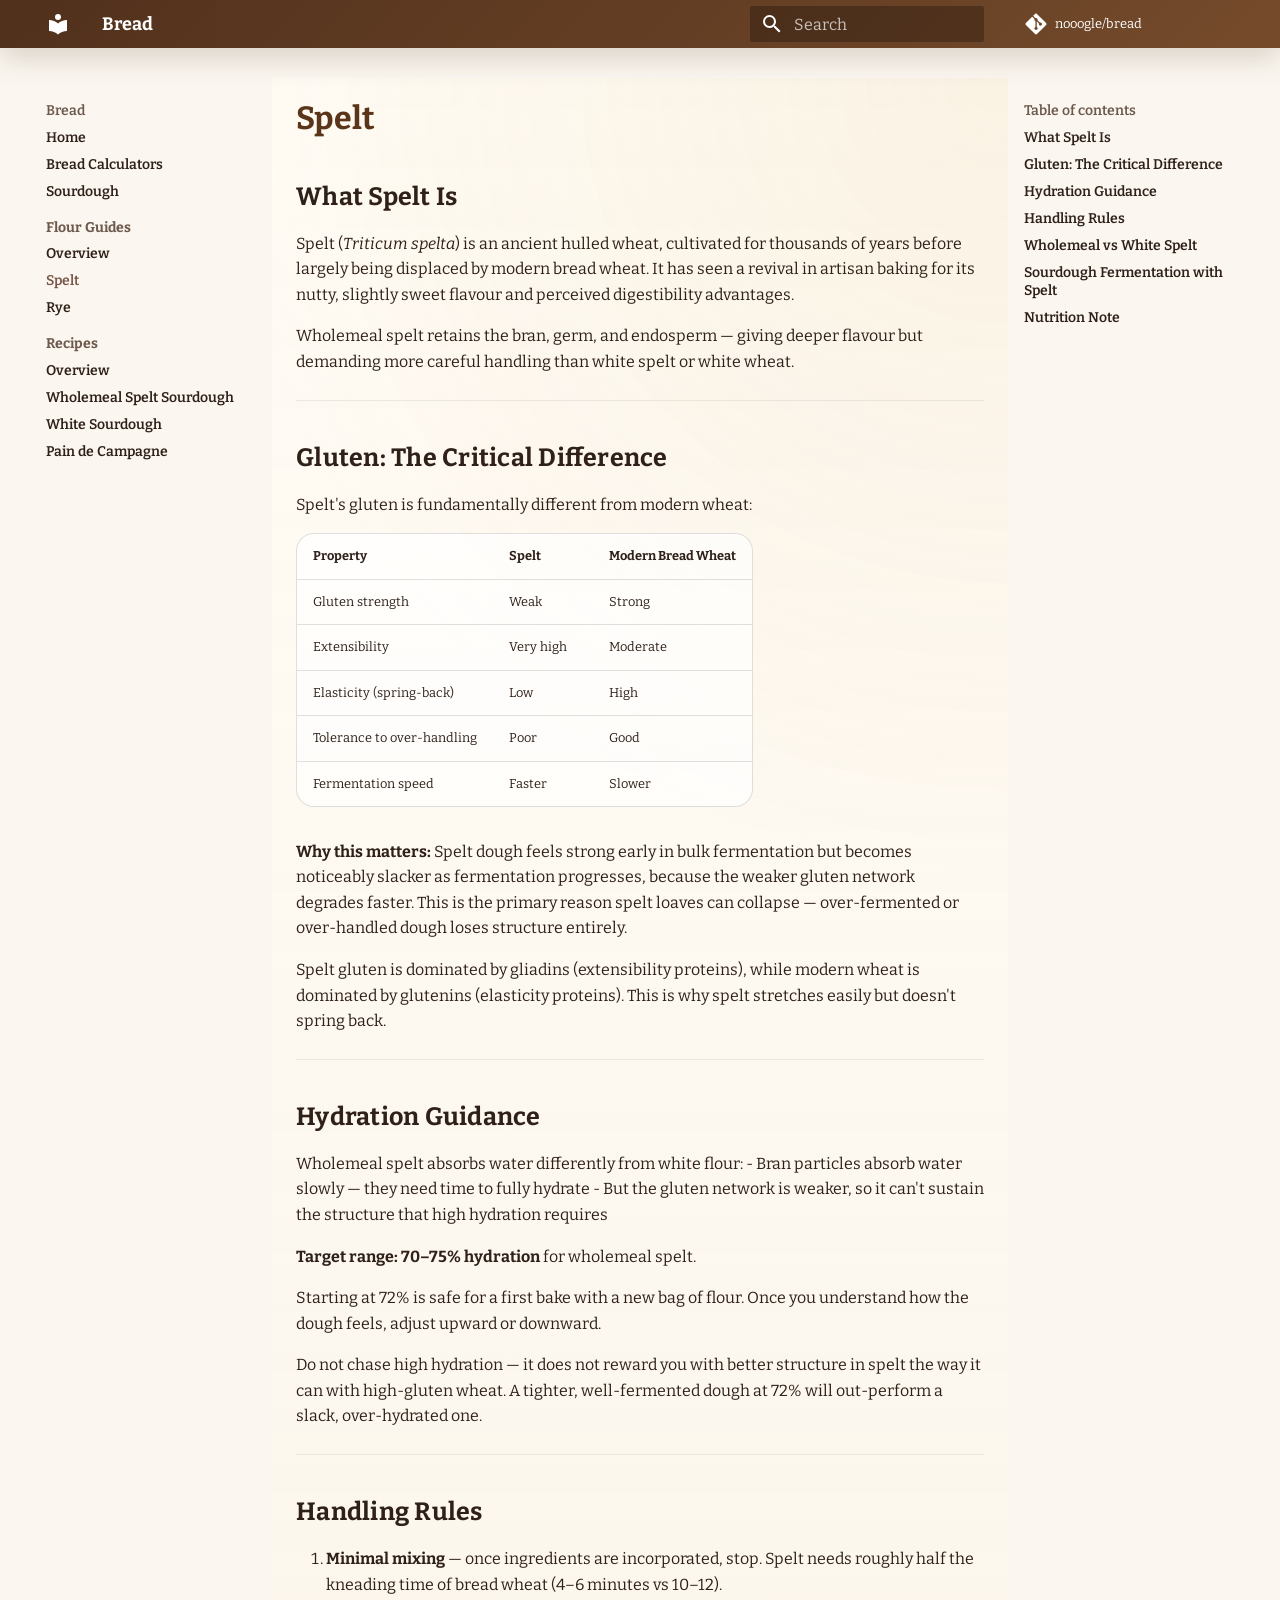
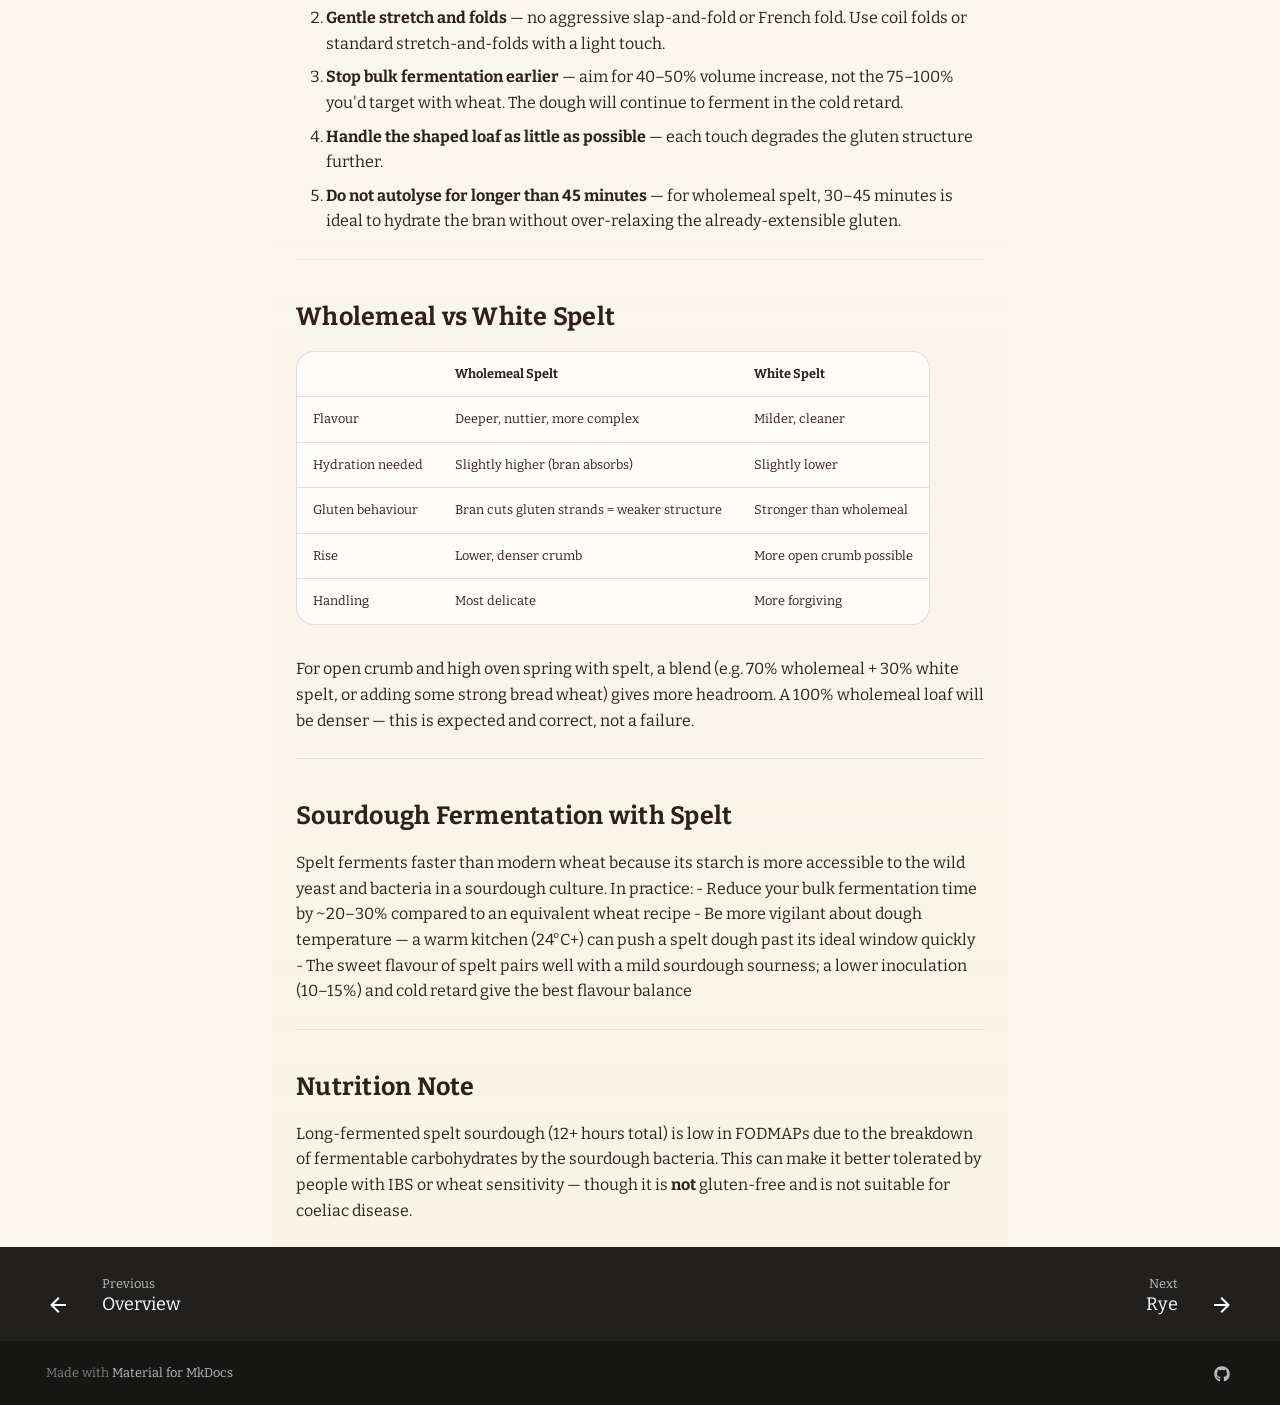
<file: site/flours/spelt/index.html>
<!doctype html>
<html lang="en" class="no-js">
  <head>
    
      <meta charset="utf-8">
      <meta name="viewport" content="width=device-width,initial-scale=1">
      
        <meta name="description" content="Home bread baking notes, flour guides, and sourdough recipes.">
      
      
      
        <link rel="canonical" href="https://nooogle.github.io/bread/flours/spelt/">
      
      
        <link rel="prev" href="../">
      
      
        <link rel="next" href="../rye/">
      
      
        
      
      
      <link rel="icon" href="../../assets/images/favicon.png">
      <meta name="generator" content="mkdocs-1.6.1, mkdocs-material-9.7.6">
    
    
      
        <title>Spelt - Bread</title>
      
    
    
      <link rel="stylesheet" href="../../assets/stylesheets/main.484c7ddc.min.css">
      
        
        <link rel="stylesheet" href="../../assets/stylesheets/palette.ab4e12ef.min.css">
      
      


    
    
      
    
    
      
        
        
        <link rel="preconnect" href="https://fonts.gstatic.com" crossorigin>
        <link rel="stylesheet" href="https://fonts.googleapis.com/css?family=Bitter:300,300i,400,400i,700,700i%7CIBM+Plex+Mono:400,400i,700,700i&display=fallback">
        <style>:root{--md-text-font:"Bitter";--md-code-font:"IBM Plex Mono"}</style>
      
    
    
      <link rel="stylesheet" href="../../stylesheets/extra.css">
    
    <script>__md_scope=new URL("../..",location),__md_hash=e=>[...e].reduce(((e,_)=>(e<<5)-e+_.charCodeAt(0)),0),__md_get=(e,_=localStorage,t=__md_scope)=>JSON.parse(_.getItem(t.pathname+"."+e)),__md_set=(e,_,t=localStorage,a=__md_scope)=>{try{t.setItem(a.pathname+"."+e,JSON.stringify(_))}catch(e){}}</script>
    
      

    
    
  </head>
  
  
    
    
      
    
    
    
    
    <body dir="ltr" data-md-color-scheme="default" data-md-color-primary="brown" data-md-color-accent="amber">
  
    
    <input class="md-toggle" data-md-toggle="drawer" type="checkbox" id="__drawer" autocomplete="off">
    <input class="md-toggle" data-md-toggle="search" type="checkbox" id="__search" autocomplete="off">
    <label class="md-overlay" for="__drawer"></label>
    <div data-md-component="skip">
      
        
        <a href="#spelt" class="md-skip">
          Skip to content
        </a>
      
    </div>
    <div data-md-component="announce">
      
    </div>
    
    
      

  

<header class="md-header md-header--shadow" data-md-component="header">
  <nav class="md-header__inner md-grid" aria-label="Header">
    <a href="../.." title="Bread" class="md-header__button md-logo" aria-label="Bread" data-md-component="logo">
      
  
  <svg xmlns="http://www.w3.org/2000/svg" viewBox="0 0 24 24"><path d="M12 8a3 3 0 0 0 3-3 3 3 0 0 0-3-3 3 3 0 0 0-3 3 3 3 0 0 0 3 3m0 3.54C9.64 9.35 6.5 8 3 8v11c3.5 0 6.64 1.35 9 3.54 2.36-2.19 5.5-3.54 9-3.54V8c-3.5 0-6.64 1.35-9 3.54"/></svg>

    </a>
    <label class="md-header__button md-icon" for="__drawer">
      
      <svg xmlns="http://www.w3.org/2000/svg" viewBox="0 0 24 24"><path d="M3 6h18v2H3zm0 5h18v2H3zm0 5h18v2H3z"/></svg>
    </label>
    <div class="md-header__title" data-md-component="header-title">
      <div class="md-header__ellipsis">
        <div class="md-header__topic">
          <span class="md-ellipsis">
            Bread
          </span>
        </div>
        <div class="md-header__topic" data-md-component="header-topic">
          <span class="md-ellipsis">
            
              Spelt
            
          </span>
        </div>
      </div>
    </div>
    
      
        <form class="md-header__option" data-md-component="palette">
  
    
    
    
    <input class="md-option" data-md-color-media="" data-md-color-scheme="default" data-md-color-primary="brown" data-md-color-accent="amber"  aria-hidden="true"  type="radio" name="__palette" id="__palette_0">
    
  
</form>
      
    
    
      <script>var palette=__md_get("__palette");if(palette&&palette.color){if("(prefers-color-scheme)"===palette.color.media){var media=matchMedia("(prefers-color-scheme: light)"),input=document.querySelector(media.matches?"[data-md-color-media='(prefers-color-scheme: light)']":"[data-md-color-media='(prefers-color-scheme: dark)']");palette.color.media=input.getAttribute("data-md-color-media"),palette.color.scheme=input.getAttribute("data-md-color-scheme"),palette.color.primary=input.getAttribute("data-md-color-primary"),palette.color.accent=input.getAttribute("data-md-color-accent")}for(var[key,value]of Object.entries(palette.color))document.body.setAttribute("data-md-color-"+key,value)}</script>
    
    
    
      
      
        <label class="md-header__button md-icon" for="__search">
          
          <svg xmlns="http://www.w3.org/2000/svg" viewBox="0 0 24 24"><path d="M9.5 3A6.5 6.5 0 0 1 16 9.5c0 1.61-.59 3.09-1.56 4.23l.27.27h.79l5 5-1.5 1.5-5-5v-.79l-.27-.27A6.52 6.52 0 0 1 9.5 16 6.5 6.5 0 0 1 3 9.5 6.5 6.5 0 0 1 9.5 3m0 2C7 5 5 7 5 9.5S7 14 9.5 14 14 12 14 9.5 12 5 9.5 5"/></svg>
        </label>
        <div class="md-search" data-md-component="search" role="dialog">
  <label class="md-search__overlay" for="__search"></label>
  <div class="md-search__inner" role="search">
    <form class="md-search__form" name="search">
      <input type="text" class="md-search__input" name="query" aria-label="Search" placeholder="Search" autocapitalize="off" autocorrect="off" autocomplete="off" spellcheck="false" data-md-component="search-query" required>
      <label class="md-search__icon md-icon" for="__search">
        
        <svg xmlns="http://www.w3.org/2000/svg" viewBox="0 0 24 24"><path d="M9.5 3A6.5 6.5 0 0 1 16 9.5c0 1.61-.59 3.09-1.56 4.23l.27.27h.79l5 5-1.5 1.5-5-5v-.79l-.27-.27A6.52 6.52 0 0 1 9.5 16 6.5 6.5 0 0 1 3 9.5 6.5 6.5 0 0 1 9.5 3m0 2C7 5 5 7 5 9.5S7 14 9.5 14 14 12 14 9.5 12 5 9.5 5"/></svg>
        
        <svg xmlns="http://www.w3.org/2000/svg" viewBox="0 0 24 24"><path d="M20 11v2H8l5.5 5.5-1.42 1.42L4.16 12l7.92-7.92L13.5 5.5 8 11z"/></svg>
      </label>
      <nav class="md-search__options" aria-label="Search">
        
        <button type="reset" class="md-search__icon md-icon" title="Clear" aria-label="Clear" tabindex="-1">
          
          <svg xmlns="http://www.w3.org/2000/svg" viewBox="0 0 24 24"><path d="M19 6.41 17.59 5 12 10.59 6.41 5 5 6.41 10.59 12 5 17.59 6.41 19 12 13.41 17.59 19 19 17.59 13.41 12z"/></svg>
        </button>
      </nav>
      
        <div class="md-search__suggest" data-md-component="search-suggest"></div>
      
    </form>
    <div class="md-search__output">
      <div class="md-search__scrollwrap" tabindex="0" data-md-scrollfix>
        <div class="md-search-result" data-md-component="search-result">
          <div class="md-search-result__meta">
            Initializing search
          </div>
          <ol class="md-search-result__list" role="presentation"></ol>
        </div>
      </div>
    </div>
  </div>
</div>
      
    
    
      <div class="md-header__source">
        <a href="https://github.com/nooogle/bread" title="Go to repository" class="md-source" data-md-component="source">
  <div class="md-source__icon md-icon">
    
    <svg xmlns="http://www.w3.org/2000/svg" viewBox="0 0 448 512"><!--! Font Awesome Free 7.1.0 by @fontawesome - https://fontawesome.com License - https://fontawesome.com/license/free (Icons: CC BY 4.0, Fonts: SIL OFL 1.1, Code: MIT License) Copyright 2025 Fonticons, Inc.--><path d="M439.6 236.1 244 40.5c-5.4-5.5-12.8-8.5-20.4-8.5s-15 3-20.4 8.4L162.5 81l51.5 51.5c27.1-9.1 52.7 16.8 43.4 43.7l49.7 49.7c34.2-11.8 61.2 31 35.5 56.7-26.5 26.5-70.2-2.9-56-37.3L240.3 199v121.9c25.3 12.5 22.3 41.8 9.1 55-6.4 6.4-15.2 10.1-24.3 10.1s-17.8-3.6-24.3-10.1c-17.6-17.6-11.1-46.9 11.2-56v-123c-20.8-8.5-24.6-30.7-18.6-45L142.6 101 8.5 235.1C3 240.6 0 247.9 0 255.5s3 15 8.5 20.4l195.6 195.7c5.4 5.4 12.7 8.4 20.4 8.4s15-3 20.4-8.4l194.7-194.7c5.4-5.4 8.4-12.8 8.4-20.4s-3-15-8.4-20.4"/></svg>
  </div>
  <div class="md-source__repository">
    nooogle/bread
  </div>
</a>
      </div>
    
  </nav>
  
</header>
    
    <div class="md-container" data-md-component="container">
      
      
        
          
        
      
      <main class="md-main" data-md-component="main">
        <div class="md-main__inner md-grid">
          
            
              
              <div class="md-sidebar md-sidebar--primary" data-md-component="sidebar" data-md-type="navigation" >
                <div class="md-sidebar__scrollwrap">
                  <div class="md-sidebar__inner">
                    



<nav class="md-nav md-nav--primary" aria-label="Navigation" data-md-level="0">
  <label class="md-nav__title" for="__drawer">
    <a href="../.." title="Bread" class="md-nav__button md-logo" aria-label="Bread" data-md-component="logo">
      
  
  <svg xmlns="http://www.w3.org/2000/svg" viewBox="0 0 24 24"><path d="M12 8a3 3 0 0 0 3-3 3 3 0 0 0-3-3 3 3 0 0 0-3 3 3 3 0 0 0 3 3m0 3.54C9.64 9.35 6.5 8 3 8v11c3.5 0 6.64 1.35 9 3.54 2.36-2.19 5.5-3.54 9-3.54V8c-3.5 0-6.64 1.35-9 3.54"/></svg>

    </a>
    Bread
  </label>
  
    <div class="md-nav__source">
      <a href="https://github.com/nooogle/bread" title="Go to repository" class="md-source" data-md-component="source">
  <div class="md-source__icon md-icon">
    
    <svg xmlns="http://www.w3.org/2000/svg" viewBox="0 0 448 512"><!--! Font Awesome Free 7.1.0 by @fontawesome - https://fontawesome.com License - https://fontawesome.com/license/free (Icons: CC BY 4.0, Fonts: SIL OFL 1.1, Code: MIT License) Copyright 2025 Fonticons, Inc.--><path d="M439.6 236.1 244 40.5c-5.4-5.5-12.8-8.5-20.4-8.5s-15 3-20.4 8.4L162.5 81l51.5 51.5c27.1-9.1 52.7 16.8 43.4 43.7l49.7 49.7c34.2-11.8 61.2 31 35.5 56.7-26.5 26.5-70.2-2.9-56-37.3L240.3 199v121.9c25.3 12.5 22.3 41.8 9.1 55-6.4 6.4-15.2 10.1-24.3 10.1s-17.8-3.6-24.3-10.1c-17.6-17.6-11.1-46.9 11.2-56v-123c-20.8-8.5-24.6-30.7-18.6-45L142.6 101 8.5 235.1C3 240.6 0 247.9 0 255.5s3 15 8.5 20.4l195.6 195.7c5.4 5.4 12.7 8.4 20.4 8.4s15-3 20.4-8.4l194.7-194.7c5.4-5.4 8.4-12.8 8.4-20.4s-3-15-8.4-20.4"/></svg>
  </div>
  <div class="md-source__repository">
    nooogle/bread
  </div>
</a>
    </div>
  
  <ul class="md-nav__list" data-md-scrollfix>
    
      
      
  
  
  
  
    <li class="md-nav__item">
      <a href="../.." class="md-nav__link">
        
  
  
  <span class="md-ellipsis">
    
  
    Home
  

    
  </span>
  
  

      </a>
    </li>
  

    
      
      
  
  
  
  
    <li class="md-nav__item">
      <a href="../../calculator/" class="md-nav__link">
        
  
  
  <span class="md-ellipsis">
    
  
    Bread Calculators
  

    
  </span>
  
  

      </a>
    </li>
  

    
      
      
  
  
  
  
    <li class="md-nav__item">
      <a href="../../sourdough/" class="md-nav__link">
        
  
  
  <span class="md-ellipsis">
    
  
    Sourdough
  

    
  </span>
  
  

      </a>
    </li>
  

    
      
      
  
  
    
  
  
  
    
    
    
    
      
        
        
      
    
    
    <li class="md-nav__item md-nav__item--active md-nav__item--section md-nav__item--nested">
      
        
        
        <input class="md-nav__toggle md-toggle " type="checkbox" id="__nav_4" checked>
        
          
          <label class="md-nav__link" for="__nav_4" id="__nav_4_label" tabindex="">
            
  
  
  <span class="md-ellipsis">
    
  
    Flour Guides
  

    
  </span>
  
  

            <span class="md-nav__icon md-icon"></span>
          </label>
        
        <nav class="md-nav" data-md-level="1" aria-labelledby="__nav_4_label" aria-expanded="true">
          <label class="md-nav__title" for="__nav_4">
            <span class="md-nav__icon md-icon"></span>
            
  
    Flour Guides
  

          </label>
          <ul class="md-nav__list" data-md-scrollfix>
            
              
                
  
  
  
  
    <li class="md-nav__item">
      <a href="../" class="md-nav__link">
        
  
  
  <span class="md-ellipsis">
    
  
    Overview
  

    
  </span>
  
  

      </a>
    </li>
  

              
            
              
                
  
  
    
  
  
  
    <li class="md-nav__item md-nav__item--active">
      
      <input class="md-nav__toggle md-toggle" type="checkbox" id="__toc">
      
      
        
      
      
        <label class="md-nav__link md-nav__link--active" for="__toc">
          
  
  
  <span class="md-ellipsis">
    
  
    Spelt
  

    
  </span>
  
  

          <span class="md-nav__icon md-icon"></span>
        </label>
      
      <a href="./" class="md-nav__link md-nav__link--active">
        
  
  
  <span class="md-ellipsis">
    
  
    Spelt
  

    
  </span>
  
  

      </a>
      
        

<nav class="md-nav md-nav--secondary" aria-label="Table of contents">
  
  
  
    
  
  
    <label class="md-nav__title" for="__toc">
      <span class="md-nav__icon md-icon"></span>
      Table of contents
    </label>
    <ul class="md-nav__list" data-md-component="toc" data-md-scrollfix>
      
        <li class="md-nav__item">
  <a href="#what-spelt-is" class="md-nav__link">
    <span class="md-ellipsis">
      
        What Spelt Is
      
    </span>
  </a>
  
</li>
      
        <li class="md-nav__item">
  <a href="#gluten-the-critical-difference" class="md-nav__link">
    <span class="md-ellipsis">
      
        Gluten: The Critical Difference
      
    </span>
  </a>
  
</li>
      
        <li class="md-nav__item">
  <a href="#hydration-guidance" class="md-nav__link">
    <span class="md-ellipsis">
      
        Hydration Guidance
      
    </span>
  </a>
  
</li>
      
        <li class="md-nav__item">
  <a href="#handling-rules" class="md-nav__link">
    <span class="md-ellipsis">
      
        Handling Rules
      
    </span>
  </a>
  
</li>
      
        <li class="md-nav__item">
  <a href="#wholemeal-vs-white-spelt" class="md-nav__link">
    <span class="md-ellipsis">
      
        Wholemeal vs White Spelt
      
    </span>
  </a>
  
</li>
      
        <li class="md-nav__item">
  <a href="#sourdough-fermentation-with-spelt" class="md-nav__link">
    <span class="md-ellipsis">
      
        Sourdough Fermentation with Spelt
      
    </span>
  </a>
  
</li>
      
        <li class="md-nav__item">
  <a href="#nutrition-note" class="md-nav__link">
    <span class="md-ellipsis">
      
        Nutrition Note
      
    </span>
  </a>
  
</li>
      
    </ul>
  
</nav>
      
    </li>
  

              
            
              
                
  
  
  
  
    <li class="md-nav__item">
      <a href="../rye/" class="md-nav__link">
        
  
  
  <span class="md-ellipsis">
    
  
    Rye
  

    
  </span>
  
  

      </a>
    </li>
  

              
            
          </ul>
        </nav>
      
    </li>
  

    
      
      
  
  
  
  
    
    
    
    
      
        
        
      
    
    
    <li class="md-nav__item md-nav__item--section md-nav__item--nested">
      
        
        
        <input class="md-nav__toggle md-toggle " type="checkbox" id="__nav_5" >
        
          
          <label class="md-nav__link" for="__nav_5" id="__nav_5_label" tabindex="">
            
  
  
  <span class="md-ellipsis">
    
  
    Recipes
  

    
  </span>
  
  

            <span class="md-nav__icon md-icon"></span>
          </label>
        
        <nav class="md-nav" data-md-level="1" aria-labelledby="__nav_5_label" aria-expanded="false">
          <label class="md-nav__title" for="__nav_5">
            <span class="md-nav__icon md-icon"></span>
            
  
    Recipes
  

          </label>
          <ul class="md-nav__list" data-md-scrollfix>
            
              
                
  
  
  
  
    <li class="md-nav__item">
      <a href="../../recipes/" class="md-nav__link">
        
  
  
  <span class="md-ellipsis">
    
  
    Overview
  

    
  </span>
  
  

      </a>
    </li>
  

              
            
              
                
  
  
  
  
    <li class="md-nav__item">
      <a href="../../recipes/wholemeal-spelt-sourdough/" class="md-nav__link">
        
  
  
  <span class="md-ellipsis">
    
  
    Wholemeal Spelt Sourdough
  

    
  </span>
  
  

      </a>
    </li>
  

              
            
              
                
  
  
  
  
    <li class="md-nav__item">
      <a href="../../recipes/white-sourdough/" class="md-nav__link">
        
  
  
  <span class="md-ellipsis">
    
  
    White Sourdough
  

    
  </span>
  
  

      </a>
    </li>
  

              
            
              
                
  
  
  
  
    <li class="md-nav__item">
      <a href="../../recipes/pain-de-campagne/" class="md-nav__link">
        
  
  
  <span class="md-ellipsis">
    
  
    Pain de Campagne
  

    
  </span>
  
  

      </a>
    </li>
  

              
            
          </ul>
        </nav>
      
    </li>
  

    
  </ul>
</nav>
                  </div>
                </div>
              </div>
            
            
              
              <div class="md-sidebar md-sidebar--secondary" data-md-component="sidebar" data-md-type="toc" >
                <div class="md-sidebar__scrollwrap">
                  <div class="md-sidebar__inner">
                    

<nav class="md-nav md-nav--secondary" aria-label="Table of contents">
  
  
  
    
  
  
    <label class="md-nav__title" for="__toc">
      <span class="md-nav__icon md-icon"></span>
      Table of contents
    </label>
    <ul class="md-nav__list" data-md-component="toc" data-md-scrollfix>
      
        <li class="md-nav__item">
  <a href="#what-spelt-is" class="md-nav__link">
    <span class="md-ellipsis">
      
        What Spelt Is
      
    </span>
  </a>
  
</li>
      
        <li class="md-nav__item">
  <a href="#gluten-the-critical-difference" class="md-nav__link">
    <span class="md-ellipsis">
      
        Gluten: The Critical Difference
      
    </span>
  </a>
  
</li>
      
        <li class="md-nav__item">
  <a href="#hydration-guidance" class="md-nav__link">
    <span class="md-ellipsis">
      
        Hydration Guidance
      
    </span>
  </a>
  
</li>
      
        <li class="md-nav__item">
  <a href="#handling-rules" class="md-nav__link">
    <span class="md-ellipsis">
      
        Handling Rules
      
    </span>
  </a>
  
</li>
      
        <li class="md-nav__item">
  <a href="#wholemeal-vs-white-spelt" class="md-nav__link">
    <span class="md-ellipsis">
      
        Wholemeal vs White Spelt
      
    </span>
  </a>
  
</li>
      
        <li class="md-nav__item">
  <a href="#sourdough-fermentation-with-spelt" class="md-nav__link">
    <span class="md-ellipsis">
      
        Sourdough Fermentation with Spelt
      
    </span>
  </a>
  
</li>
      
        <li class="md-nav__item">
  <a href="#nutrition-note" class="md-nav__link">
    <span class="md-ellipsis">
      
        Nutrition Note
      
    </span>
  </a>
  
</li>
      
    </ul>
  
</nav>
                  </div>
                </div>
              </div>
            
          
          
            <div class="md-content" data-md-component="content">
              
              <article class="md-content__inner md-typeset">
                
                  


  
  


<h1 id="spelt">Spelt<a class="headerlink" href="#spelt" title="Permanent link">&para;</a></h1>
<h2 id="what-spelt-is">What Spelt Is<a class="headerlink" href="#what-spelt-is" title="Permanent link">&para;</a></h2>
<p>Spelt (<em>Triticum spelta</em>) is an ancient hulled wheat, cultivated for thousands of years before largely being displaced by modern bread wheat. It has seen a revival in artisan baking for its nutty, slightly sweet flavour and perceived digestibility advantages.</p>
<p>Wholemeal spelt retains the bran, germ, and endosperm — giving deeper flavour but demanding more careful handling than white spelt or white wheat.</p>
<hr />
<h2 id="gluten-the-critical-difference">Gluten: The Critical Difference<a class="headerlink" href="#gluten-the-critical-difference" title="Permanent link">&para;</a></h2>
<p>Spelt's gluten is fundamentally different from modern wheat:</p>
<table>
<thead>
<tr>
<th>Property</th>
<th>Spelt</th>
<th>Modern Bread Wheat</th>
</tr>
</thead>
<tbody>
<tr>
<td>Gluten strength</td>
<td>Weak</td>
<td>Strong</td>
</tr>
<tr>
<td>Extensibility</td>
<td>Very high</td>
<td>Moderate</td>
</tr>
<tr>
<td>Elasticity (spring-back)</td>
<td>Low</td>
<td>High</td>
</tr>
<tr>
<td>Tolerance to over-handling</td>
<td>Poor</td>
<td>Good</td>
</tr>
<tr>
<td>Fermentation speed</td>
<td>Faster</td>
<td>Slower</td>
</tr>
</tbody>
</table>
<p><strong>Why this matters:</strong> Spelt dough feels strong early in bulk fermentation but becomes noticeably slacker as fermentation progresses, because the weaker gluten network degrades faster. This is the primary reason spelt loaves can collapse — over-fermented or over-handled dough loses structure entirely.</p>
<p>Spelt gluten is dominated by gliadins (extensibility proteins), while modern wheat is dominated by glutenins (elasticity proteins). This is why spelt stretches easily but doesn't spring back.</p>
<hr />
<h2 id="hydration-guidance">Hydration Guidance<a class="headerlink" href="#hydration-guidance" title="Permanent link">&para;</a></h2>
<p>Wholemeal spelt absorbs water differently from white flour:
- Bran particles absorb water slowly — they need time to fully hydrate
- But the gluten network is weaker, so it can't sustain the structure that high hydration requires</p>
<p><strong>Target range: 70–75% hydration</strong> for wholemeal spelt.</p>
<p>Starting at 72% is safe for a first bake with a new bag of flour. Once you understand how the dough feels, adjust upward or downward.</p>
<p>Do not chase high hydration — it does not reward you with better structure in spelt the way it can with high-gluten wheat. A tighter, well-fermented dough at 72% will out-perform a slack, over-hydrated one.</p>
<hr />
<h2 id="handling-rules">Handling Rules<a class="headerlink" href="#handling-rules" title="Permanent link">&para;</a></h2>
<ol>
<li><strong>Minimal mixing</strong> — once ingredients are incorporated, stop. Spelt needs roughly half the kneading time of bread wheat (4–6 minutes vs 10–12).</li>
<li><strong>Gentle stretch and folds</strong> — no aggressive slap-and-fold or French fold. Use coil folds or standard stretch-and-folds with a light touch.</li>
<li><strong>Stop bulk fermentation earlier</strong> — aim for 40–50% volume increase, not the 75–100% you'd target with wheat. The dough will continue to ferment in the cold retard.</li>
<li><strong>Handle the shaped loaf as little as possible</strong> — each touch degrades the gluten structure further.</li>
<li><strong>Do not autolyse for longer than 45 minutes</strong> — for wholemeal spelt, 30–45 minutes is ideal to hydrate the bran without over-relaxing the already-extensible gluten.</li>
</ol>
<hr />
<h2 id="wholemeal-vs-white-spelt">Wholemeal vs White Spelt<a class="headerlink" href="#wholemeal-vs-white-spelt" title="Permanent link">&para;</a></h2>
<table>
<thead>
<tr>
<th></th>
<th>Wholemeal Spelt</th>
<th>White Spelt</th>
</tr>
</thead>
<tbody>
<tr>
<td>Flavour</td>
<td>Deeper, nuttier, more complex</td>
<td>Milder, cleaner</td>
</tr>
<tr>
<td>Hydration needed</td>
<td>Slightly higher (bran absorbs)</td>
<td>Slightly lower</td>
</tr>
<tr>
<td>Gluten behaviour</td>
<td>Bran cuts gluten strands = weaker structure</td>
<td>Stronger than wholemeal</td>
</tr>
<tr>
<td>Rise</td>
<td>Lower, denser crumb</td>
<td>More open crumb possible</td>
</tr>
<tr>
<td>Handling</td>
<td>Most delicate</td>
<td>More forgiving</td>
</tr>
</tbody>
</table>
<p>For open crumb and high oven spring with spelt, a blend (e.g. 70% wholemeal + 30% white spelt, or adding some strong bread wheat) gives more headroom. A 100% wholemeal loaf will be denser — this is expected and correct, not a failure.</p>
<hr />
<h2 id="sourdough-fermentation-with-spelt">Sourdough Fermentation with Spelt<a class="headerlink" href="#sourdough-fermentation-with-spelt" title="Permanent link">&para;</a></h2>
<p>Spelt ferments faster than modern wheat because its starch is more accessible to the wild yeast and bacteria in a sourdough culture. In practice:
- Reduce your bulk fermentation time by ~20–30% compared to an equivalent wheat recipe
- Be more vigilant about dough temperature — a warm kitchen (24°C+) can push a spelt dough past its ideal window quickly
- The sweet flavour of spelt pairs well with a mild sourdough sourness; a lower inoculation (10–15%) and cold retard give the best flavour balance</p>
<hr />
<h2 id="nutrition-note">Nutrition Note<a class="headerlink" href="#nutrition-note" title="Permanent link">&para;</a></h2>
<p>Long-fermented spelt sourdough (12+ hours total) is low in FODMAPs due to the breakdown of fermentable carbohydrates by the sourdough bacteria. This can make it better tolerated by people with IBS or wheat sensitivity — though it is <strong>not</strong> gluten-free and is not suitable for coeliac disease.</p>












                
              </article>
            </div>
          
          
<script>var target=document.getElementById(location.hash.slice(1));target&&target.name&&(target.checked=target.name.startsWith("__tabbed_"))</script>
        </div>
        
          <button type="button" class="md-top md-icon" data-md-component="top" hidden>
  
  <svg xmlns="http://www.w3.org/2000/svg" viewBox="0 0 24 24"><path d="M13 20h-2V8l-5.5 5.5-1.42-1.42L12 4.16l7.92 7.92-1.42 1.42L13 8z"/></svg>
  Back to top
</button>
        
      </main>
      
        <footer class="md-footer">
  
    
      
      <nav class="md-footer__inner md-grid" aria-label="Footer" >
        
          
          <a href="../" class="md-footer__link md-footer__link--prev" aria-label="Previous: Overview">
            <div class="md-footer__button md-icon">
              
              <svg xmlns="http://www.w3.org/2000/svg" viewBox="0 0 24 24"><path d="M20 11v2H8l5.5 5.5-1.42 1.42L4.16 12l7.92-7.92L13.5 5.5 8 11z"/></svg>
            </div>
            <div class="md-footer__title">
              <span class="md-footer__direction">
                Previous
              </span>
              <div class="md-ellipsis">
                Overview
              </div>
            </div>
          </a>
        
        
          
          <a href="../rye/" class="md-footer__link md-footer__link--next" aria-label="Next: Rye">
            <div class="md-footer__title">
              <span class="md-footer__direction">
                Next
              </span>
              <div class="md-ellipsis">
                Rye
              </div>
            </div>
            <div class="md-footer__button md-icon">
              
              <svg xmlns="http://www.w3.org/2000/svg" viewBox="0 0 24 24"><path d="M4 11v2h12l-5.5 5.5 1.42 1.42L19.84 12l-7.92-7.92L10.5 5.5 16 11z"/></svg>
            </div>
          </a>
        
      </nav>
    
  
  <div class="md-footer-meta md-typeset">
    <div class="md-footer-meta__inner md-grid">
      <div class="md-copyright">
  
  
    Made with
    <a href="https://squidfunk.github.io/mkdocs-material/" target="_blank" rel="noopener">
      Material for MkDocs
    </a>
  
</div>
      
        
<div class="md-social">
  
    
    
    
    
      
      
    
    <a href="https://github.com/nooogle/bread" target="_blank" rel="noopener" title="github.com" class="md-social__link">
      <svg xmlns="http://www.w3.org/2000/svg" viewBox="0 0 512 512"><!--! Font Awesome Free 7.1.0 by @fontawesome - https://fontawesome.com License - https://fontawesome.com/license/free (Icons: CC BY 4.0, Fonts: SIL OFL 1.1, Code: MIT License) Copyright 2025 Fonticons, Inc.--><path d="M173.9 397.4c0 2-2.3 3.6-5.2 3.6-3.3.3-5.6-1.3-5.6-3.6 0-2 2.3-3.6 5.2-3.6 3-.3 5.6 1.3 5.6 3.6m-31.1-4.5c-.7 2 1.3 4.3 4.3 4.9 2.6 1 5.6 0 6.2-2s-1.3-4.3-4.3-5.2c-2.6-.7-5.5.3-6.2 2.3m44.2-1.7c-2.9.7-4.9 2.6-4.6 4.9.3 2 2.9 3.3 5.9 2.6 2.9-.7 4.9-2.6 4.6-4.6-.3-1.9-3-3.2-5.9-2.9M252.8 8C114.1 8 8 113.3 8 252c0 110.9 69.8 205.8 169.5 239.2 12.8 2.3 17.3-5.6 17.3-12.1 0-6.2-.3-40.4-.3-61.4 0 0-70 15-84.7-29.8 0 0-11.4-29.1-27.8-36.6 0 0-22.9-15.7 1.6-15.4 0 0 24.9 2 38.6 25.8 21.9 38.6 58.6 27.5 72.9 20.9 2.3-16 8.8-27.1 16-33.7-55.9-6.2-112.3-14.3-112.3-110.5 0-27.5 7.6-41.3 23.6-58.9-2.6-6.5-11.1-33.3 2.6-67.9 20.9-6.5 69 27 69 27 20-5.6 41.5-8.5 62.8-8.5s42.8 2.9 62.8 8.5c0 0 48.1-33.6 69-27 13.7 34.7 5.2 61.4 2.6 67.9 16 17.7 25.8 31.5 25.8 58.9 0 96.5-58.9 104.2-114.8 110.5 9.2 7.9 17 22.9 17 46.4 0 33.7-.3 75.4-.3 83.6 0 6.5 4.6 14.4 17.3 12.1C436.2 457.8 504 362.9 504 252 504 113.3 391.5 8 252.8 8M105.2 352.9c-1.3 1-1 3.3.7 5.2 1.6 1.6 3.9 2.3 5.2 1 1.3-1 1-3.3-.7-5.2-1.6-1.6-3.9-2.3-5.2-1m-10.8-8.1c-.7 1.3.3 2.9 2.3 3.9 1.6 1 3.6.7 4.3-.7.7-1.3-.3-2.9-2.3-3.9-2-.6-3.6-.3-4.3.7m32.4 35.6c-1.6 1.3-1 4.3 1.3 6.2 2.3 2.3 5.2 2.6 6.5 1 1.3-1.3.7-4.3-1.3-6.2-2.2-2.3-5.2-2.6-6.5-1m-11.4-14.7c-1.6 1-1.6 3.6 0 5.9s4.3 3.3 5.6 2.3c1.6-1.3 1.6-3.9 0-6.2-1.4-2.3-4-3.3-5.6-2"/></svg>
    </a>
  
</div>
      
    </div>
  </div>
</footer>
      
    </div>
    <div class="md-dialog" data-md-component="dialog">
      <div class="md-dialog__inner md-typeset"></div>
    </div>
    
    
    
      
      
      <script id="__config" type="application/json">{"annotate": null, "base": "../..", "features": ["navigation.sections", "navigation.top", "navigation.footer", "content.code.copy", "search.highlight", "search.suggest"], "search": "../../assets/javascripts/workers/search.2c215733.min.js", "tags": null, "translations": {"clipboard.copied": "Copied to clipboard", "clipboard.copy": "Copy to clipboard", "search.result.more.one": "1 more on this page", "search.result.more.other": "# more on this page", "search.result.none": "No matching documents", "search.result.one": "1 matching document", "search.result.other": "# matching documents", "search.result.placeholder": "Type to start searching", "search.result.term.missing": "Missing", "select.version": "Select version"}, "version": null}</script>
    
    
      <script src="../../assets/javascripts/bundle.79ae519e.min.js"></script>
      
        <script src="../../javascripts/sourdough-calculator.js"></script>
      
    
  </body>
</html>
</file>
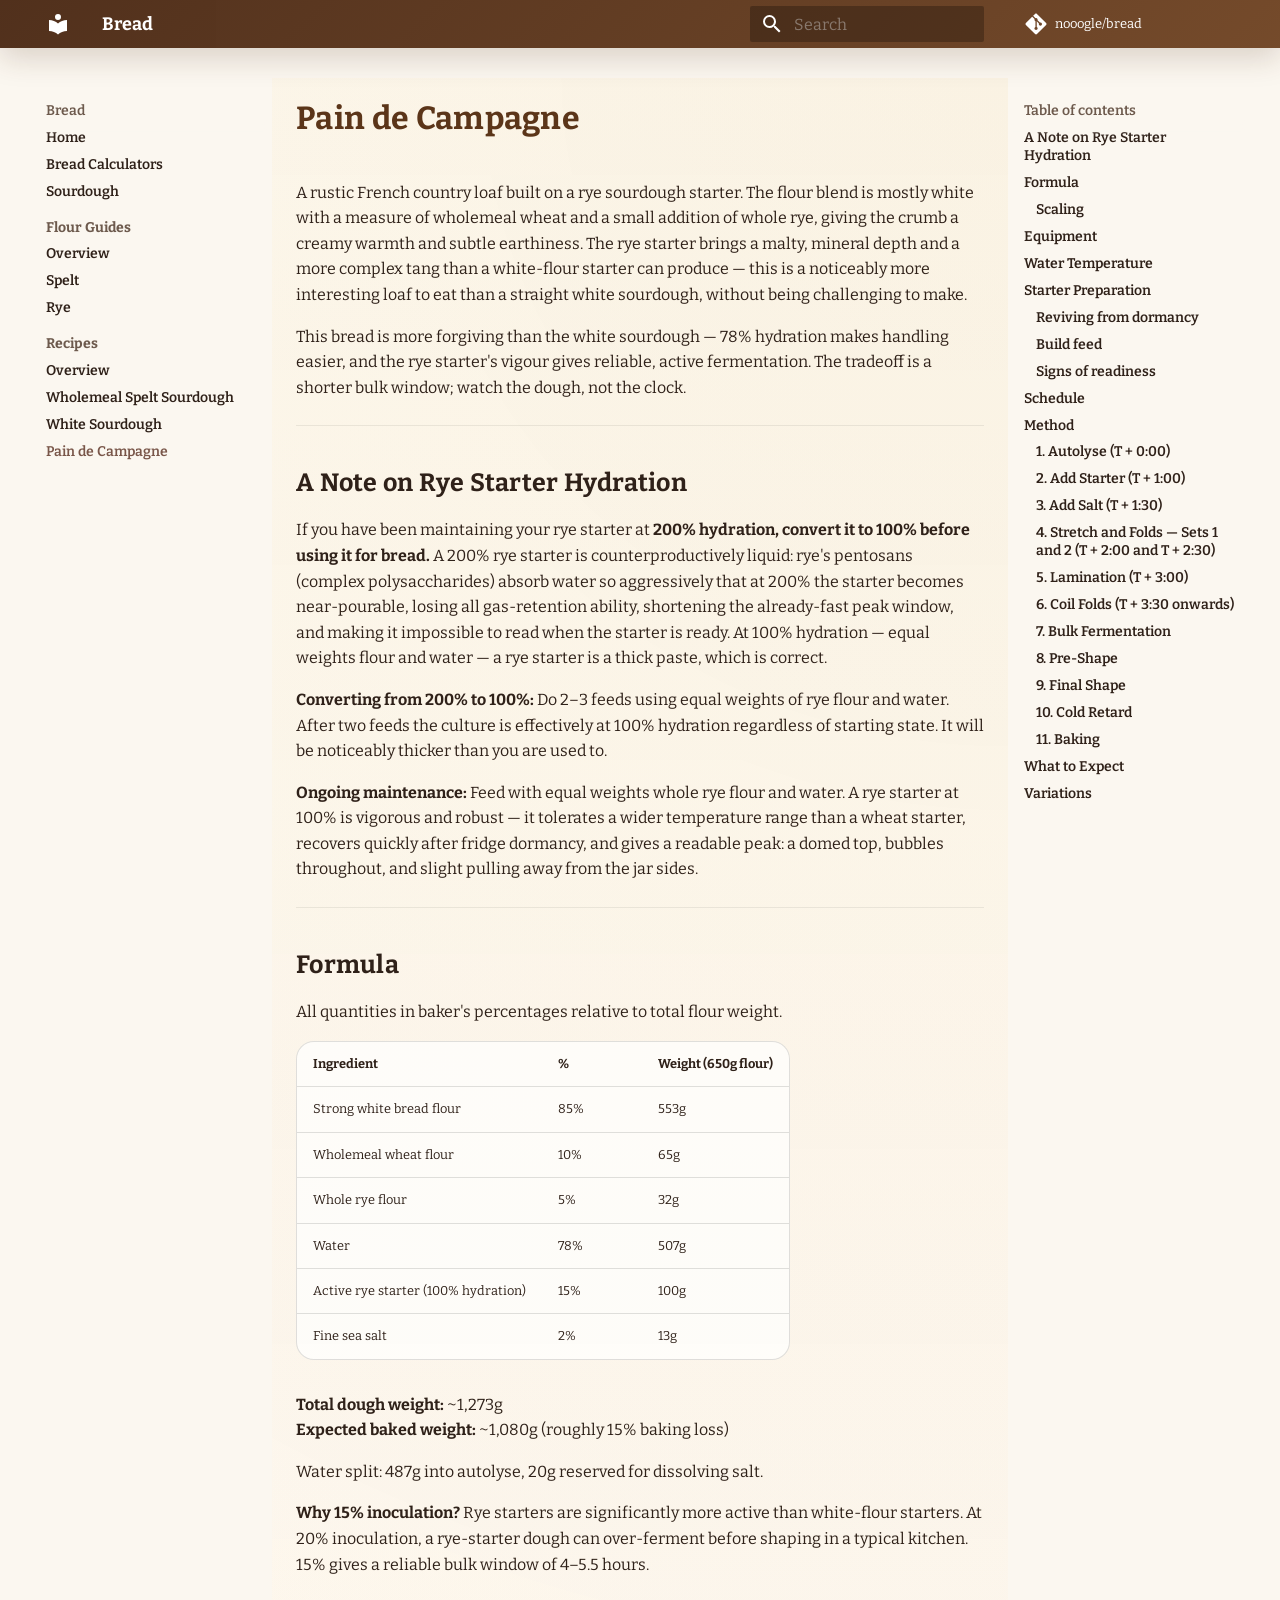
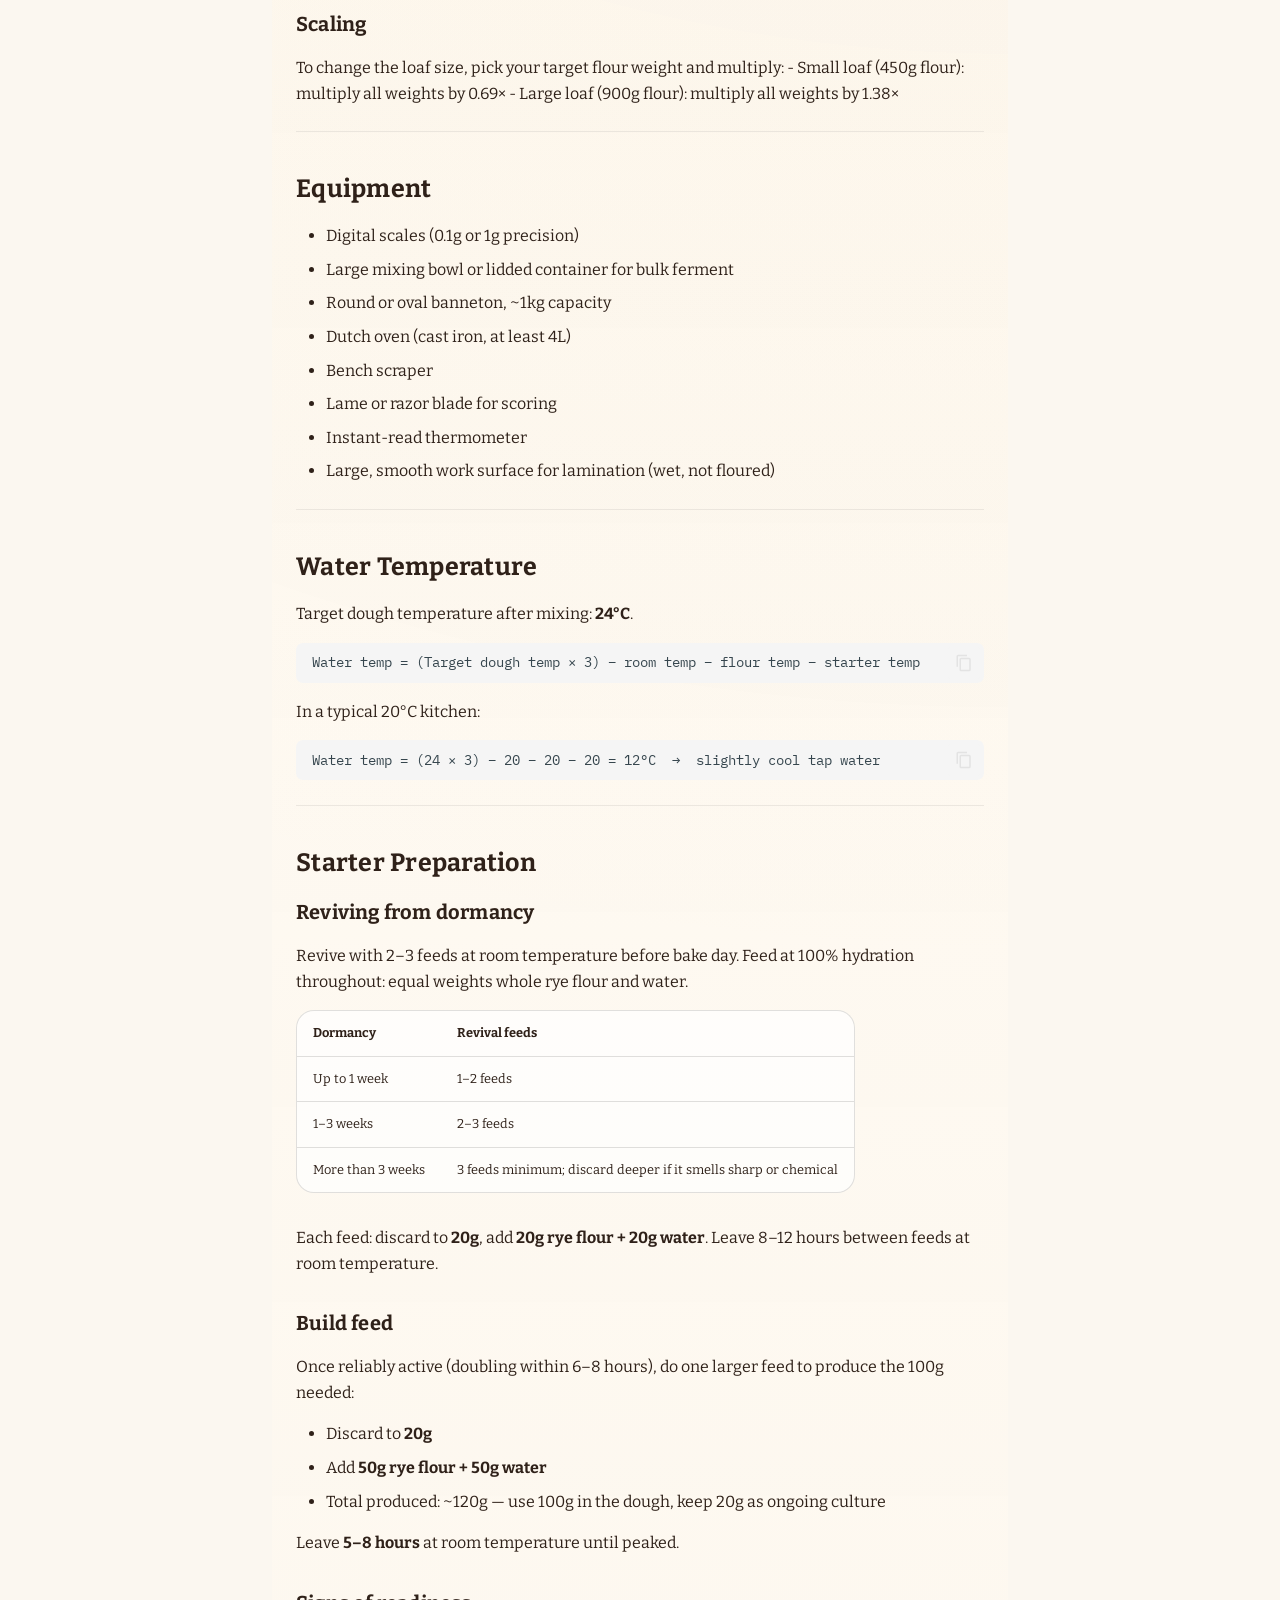
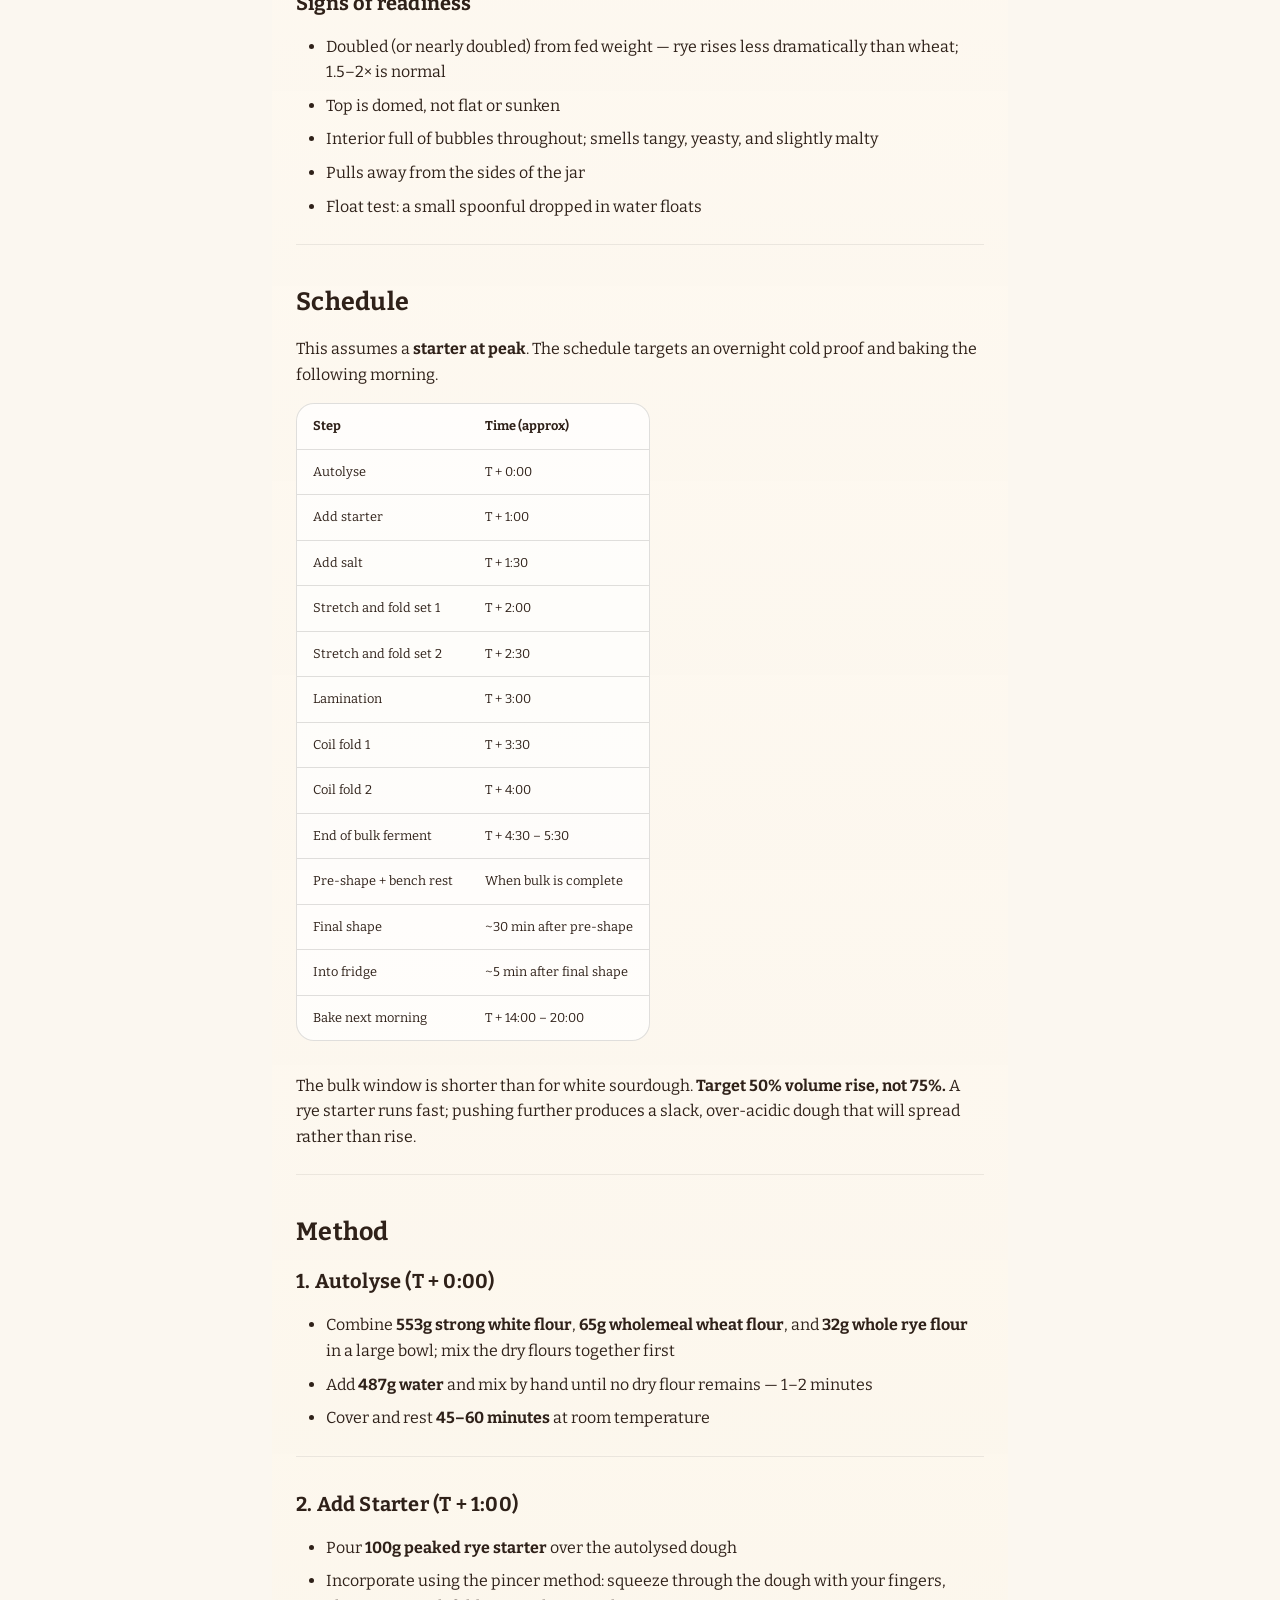
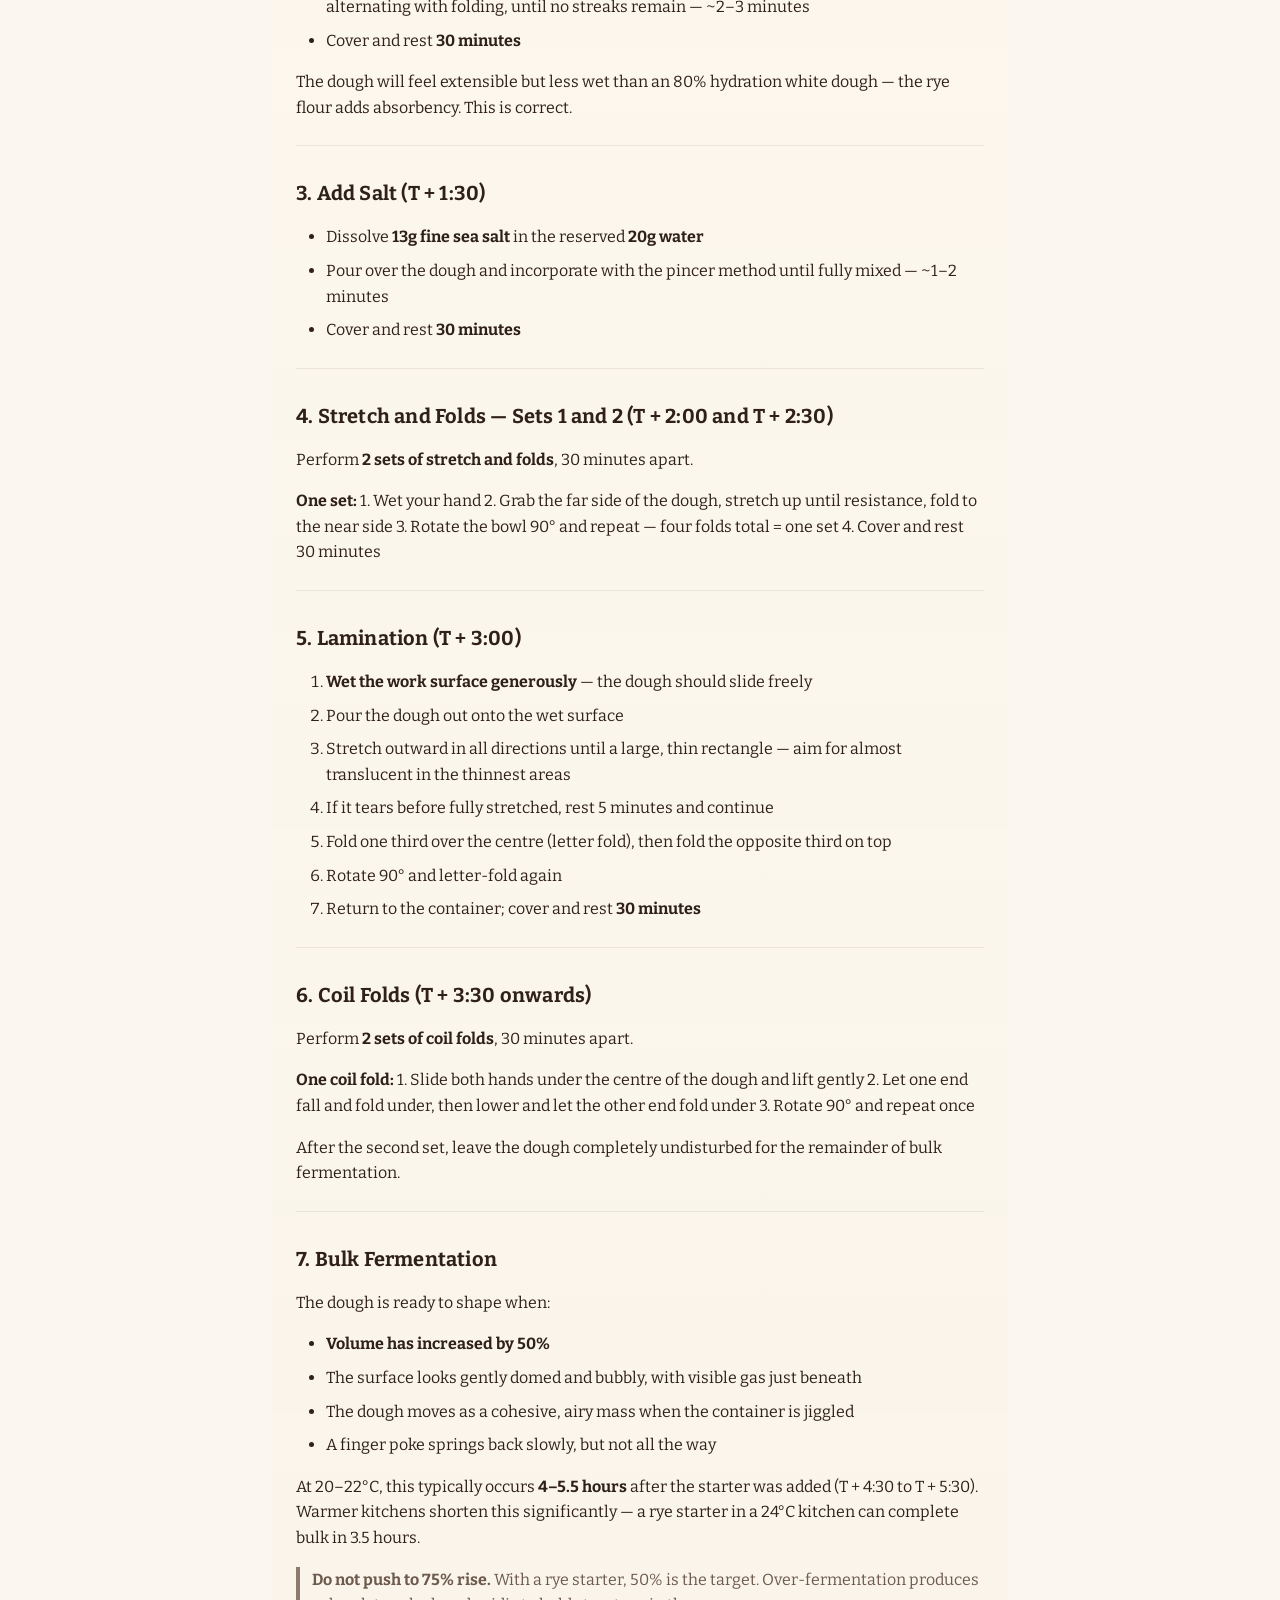
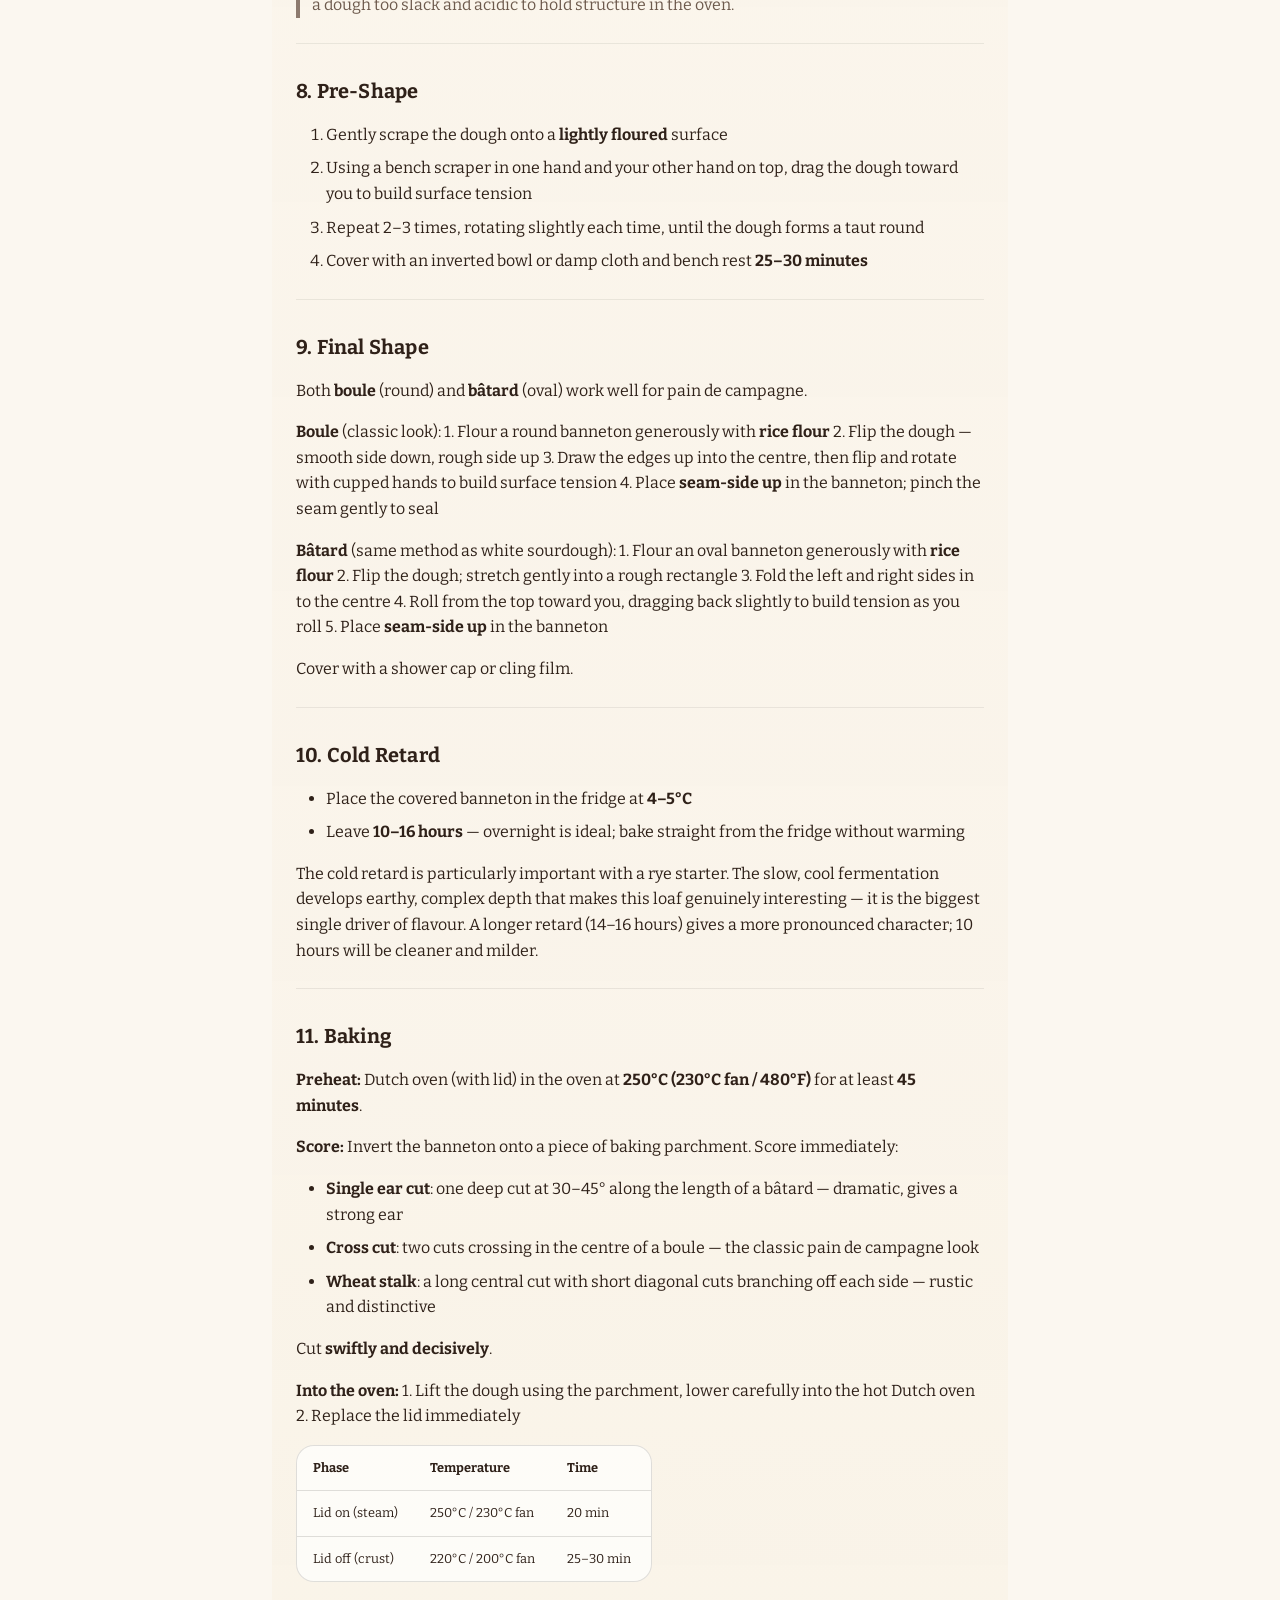
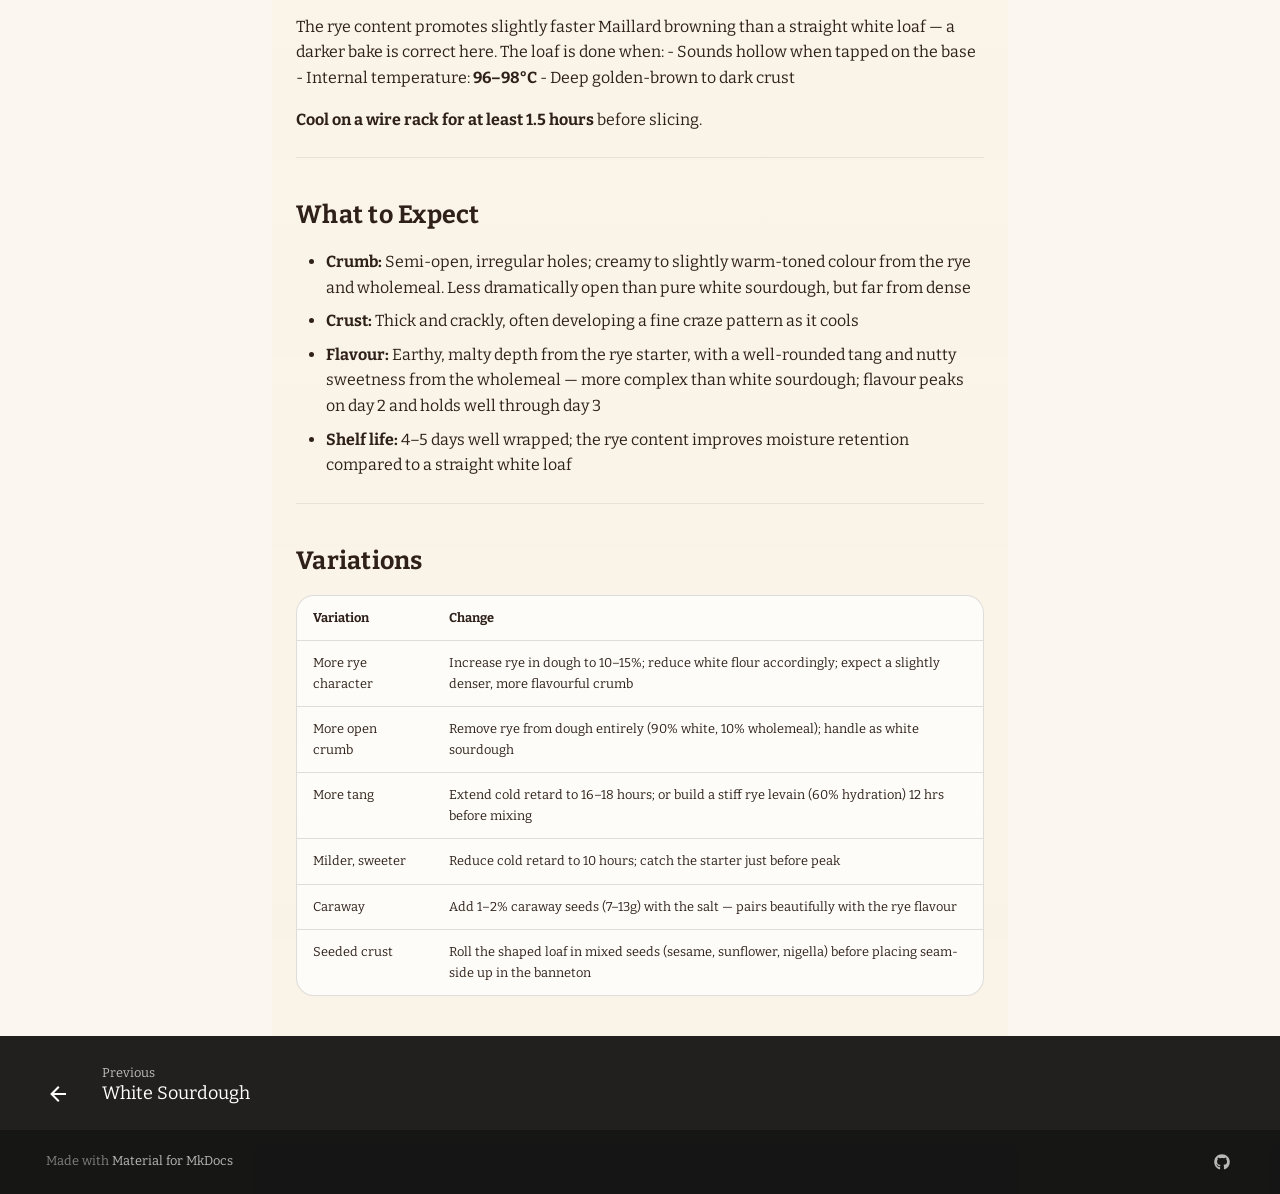
<file: site/recipes/pain-de-campagne/index.html>
<!doctype html>
<html lang="en" class="no-js">
  <head>
    
      <meta charset="utf-8">
      <meta name="viewport" content="width=device-width,initial-scale=1">
      
        <meta name="description" content="Home bread baking notes, flour guides, and sourdough recipes.">
      
      
      
        <link rel="canonical" href="https://nooogle.github.io/bread/recipes/pain-de-campagne/">
      
      
        <link rel="prev" href="../white-sourdough/">
      
      
      
        
      
      
      <link rel="icon" href="../../assets/images/favicon.png">
      <meta name="generator" content="mkdocs-1.6.1, mkdocs-material-9.7.6">
    
    
      
        <title>Pain de Campagne - Bread</title>
      
    
    
      <link rel="stylesheet" href="../../assets/stylesheets/main.484c7ddc.min.css">
      
        
        <link rel="stylesheet" href="../../assets/stylesheets/palette.ab4e12ef.min.css">
      
      


    
    
      
    
    
      
        
        
        <link rel="preconnect" href="https://fonts.gstatic.com" crossorigin>
        <link rel="stylesheet" href="https://fonts.googleapis.com/css?family=Bitter:300,300i,400,400i,700,700i%7CIBM+Plex+Mono:400,400i,700,700i&display=fallback">
        <style>:root{--md-text-font:"Bitter";--md-code-font:"IBM Plex Mono"}</style>
      
    
    
      <link rel="stylesheet" href="../../stylesheets/extra.css">
    
    <script>__md_scope=new URL("../..",location),__md_hash=e=>[...e].reduce(((e,_)=>(e<<5)-e+_.charCodeAt(0)),0),__md_get=(e,_=localStorage,t=__md_scope)=>JSON.parse(_.getItem(t.pathname+"."+e)),__md_set=(e,_,t=localStorage,a=__md_scope)=>{try{t.setItem(a.pathname+"."+e,JSON.stringify(_))}catch(e){}}</script>
    
      

    
    
  </head>
  
  
    
    
      
    
    
    
    
    <body dir="ltr" data-md-color-scheme="default" data-md-color-primary="brown" data-md-color-accent="amber">
  
    
    <input class="md-toggle" data-md-toggle="drawer" type="checkbox" id="__drawer" autocomplete="off">
    <input class="md-toggle" data-md-toggle="search" type="checkbox" id="__search" autocomplete="off">
    <label class="md-overlay" for="__drawer"></label>
    <div data-md-component="skip">
      
        
        <a href="#pain-de-campagne" class="md-skip">
          Skip to content
        </a>
      
    </div>
    <div data-md-component="announce">
      
    </div>
    
    
      

  

<header class="md-header md-header--shadow" data-md-component="header">
  <nav class="md-header__inner md-grid" aria-label="Header">
    <a href="../.." title="Bread" class="md-header__button md-logo" aria-label="Bread" data-md-component="logo">
      
  
  <svg xmlns="http://www.w3.org/2000/svg" viewBox="0 0 24 24"><path d="M12 8a3 3 0 0 0 3-3 3 3 0 0 0-3-3 3 3 0 0 0-3 3 3 3 0 0 0 3 3m0 3.54C9.64 9.35 6.5 8 3 8v11c3.5 0 6.64 1.35 9 3.54 2.36-2.19 5.5-3.54 9-3.54V8c-3.5 0-6.64 1.35-9 3.54"/></svg>

    </a>
    <label class="md-header__button md-icon" for="__drawer">
      
      <svg xmlns="http://www.w3.org/2000/svg" viewBox="0 0 24 24"><path d="M3 6h18v2H3zm0 5h18v2H3zm0 5h18v2H3z"/></svg>
    </label>
    <div class="md-header__title" data-md-component="header-title">
      <div class="md-header__ellipsis">
        <div class="md-header__topic">
          <span class="md-ellipsis">
            Bread
          </span>
        </div>
        <div class="md-header__topic" data-md-component="header-topic">
          <span class="md-ellipsis">
            
              Pain de Campagne
            
          </span>
        </div>
      </div>
    </div>
    
      
        <form class="md-header__option" data-md-component="palette">
  
    
    
    
    <input class="md-option" data-md-color-media="" data-md-color-scheme="default" data-md-color-primary="brown" data-md-color-accent="amber"  aria-hidden="true"  type="radio" name="__palette" id="__palette_0">
    
  
</form>
      
    
    
      <script>var palette=__md_get("__palette");if(palette&&palette.color){if("(prefers-color-scheme)"===palette.color.media){var media=matchMedia("(prefers-color-scheme: light)"),input=document.querySelector(media.matches?"[data-md-color-media='(prefers-color-scheme: light)']":"[data-md-color-media='(prefers-color-scheme: dark)']");palette.color.media=input.getAttribute("data-md-color-media"),palette.color.scheme=input.getAttribute("data-md-color-scheme"),palette.color.primary=input.getAttribute("data-md-color-primary"),palette.color.accent=input.getAttribute("data-md-color-accent")}for(var[key,value]of Object.entries(palette.color))document.body.setAttribute("data-md-color-"+key,value)}</script>
    
    
    
      
      
        <label class="md-header__button md-icon" for="__search">
          
          <svg xmlns="http://www.w3.org/2000/svg" viewBox="0 0 24 24"><path d="M9.5 3A6.5 6.5 0 0 1 16 9.5c0 1.61-.59 3.09-1.56 4.23l.27.27h.79l5 5-1.5 1.5-5-5v-.79l-.27-.27A6.52 6.52 0 0 1 9.5 16 6.5 6.5 0 0 1 3 9.5 6.5 6.5 0 0 1 9.5 3m0 2C7 5 5 7 5 9.5S7 14 9.5 14 14 12 14 9.5 12 5 9.5 5"/></svg>
        </label>
        <div class="md-search" data-md-component="search" role="dialog">
  <label class="md-search__overlay" for="__search"></label>
  <div class="md-search__inner" role="search">
    <form class="md-search__form" name="search">
      <input type="text" class="md-search__input" name="query" aria-label="Search" placeholder="Search" autocapitalize="off" autocorrect="off" autocomplete="off" spellcheck="false" data-md-component="search-query" required>
      <label class="md-search__icon md-icon" for="__search">
        
        <svg xmlns="http://www.w3.org/2000/svg" viewBox="0 0 24 24"><path d="M9.5 3A6.5 6.5 0 0 1 16 9.5c0 1.61-.59 3.09-1.56 4.23l.27.27h.79l5 5-1.5 1.5-5-5v-.79l-.27-.27A6.52 6.52 0 0 1 9.5 16 6.5 6.5 0 0 1 3 9.5 6.5 6.5 0 0 1 9.5 3m0 2C7 5 5 7 5 9.5S7 14 9.5 14 14 12 14 9.5 12 5 9.5 5"/></svg>
        
        <svg xmlns="http://www.w3.org/2000/svg" viewBox="0 0 24 24"><path d="M20 11v2H8l5.5 5.5-1.42 1.42L4.16 12l7.92-7.92L13.5 5.5 8 11z"/></svg>
      </label>
      <nav class="md-search__options" aria-label="Search">
        
        <button type="reset" class="md-search__icon md-icon" title="Clear" aria-label="Clear" tabindex="-1">
          
          <svg xmlns="http://www.w3.org/2000/svg" viewBox="0 0 24 24"><path d="M19 6.41 17.59 5 12 10.59 6.41 5 5 6.41 10.59 12 5 17.59 6.41 19 12 13.41 17.59 19 19 17.59 13.41 12z"/></svg>
        </button>
      </nav>
      
        <div class="md-search__suggest" data-md-component="search-suggest"></div>
      
    </form>
    <div class="md-search__output">
      <div class="md-search__scrollwrap" tabindex="0" data-md-scrollfix>
        <div class="md-search-result" data-md-component="search-result">
          <div class="md-search-result__meta">
            Initializing search
          </div>
          <ol class="md-search-result__list" role="presentation"></ol>
        </div>
      </div>
    </div>
  </div>
</div>
      
    
    
      <div class="md-header__source">
        <a href="https://github.com/nooogle/bread" title="Go to repository" class="md-source" data-md-component="source">
  <div class="md-source__icon md-icon">
    
    <svg xmlns="http://www.w3.org/2000/svg" viewBox="0 0 448 512"><!--! Font Awesome Free 7.1.0 by @fontawesome - https://fontawesome.com License - https://fontawesome.com/license/free (Icons: CC BY 4.0, Fonts: SIL OFL 1.1, Code: MIT License) Copyright 2025 Fonticons, Inc.--><path d="M439.6 236.1 244 40.5c-5.4-5.5-12.8-8.5-20.4-8.5s-15 3-20.4 8.4L162.5 81l51.5 51.5c27.1-9.1 52.7 16.8 43.4 43.7l49.7 49.7c34.2-11.8 61.2 31 35.5 56.7-26.5 26.5-70.2-2.9-56-37.3L240.3 199v121.9c25.3 12.5 22.3 41.8 9.1 55-6.4 6.4-15.2 10.1-24.3 10.1s-17.8-3.6-24.3-10.1c-17.6-17.6-11.1-46.9 11.2-56v-123c-20.8-8.5-24.6-30.7-18.6-45L142.6 101 8.5 235.1C3 240.6 0 247.9 0 255.5s3 15 8.5 20.4l195.6 195.7c5.4 5.4 12.7 8.4 20.4 8.4s15-3 20.4-8.4l194.7-194.7c5.4-5.4 8.4-12.8 8.4-20.4s-3-15-8.4-20.4"/></svg>
  </div>
  <div class="md-source__repository">
    nooogle/bread
  </div>
</a>
      </div>
    
  </nav>
  
</header>
    
    <div class="md-container" data-md-component="container">
      
      
        
          
        
      
      <main class="md-main" data-md-component="main">
        <div class="md-main__inner md-grid">
          
            
              
              <div class="md-sidebar md-sidebar--primary" data-md-component="sidebar" data-md-type="navigation" >
                <div class="md-sidebar__scrollwrap">
                  <div class="md-sidebar__inner">
                    



<nav class="md-nav md-nav--primary" aria-label="Navigation" data-md-level="0">
  <label class="md-nav__title" for="__drawer">
    <a href="../.." title="Bread" class="md-nav__button md-logo" aria-label="Bread" data-md-component="logo">
      
  
  <svg xmlns="http://www.w3.org/2000/svg" viewBox="0 0 24 24"><path d="M12 8a3 3 0 0 0 3-3 3 3 0 0 0-3-3 3 3 0 0 0-3 3 3 3 0 0 0 3 3m0 3.54C9.64 9.35 6.5 8 3 8v11c3.5 0 6.64 1.35 9 3.54 2.36-2.19 5.5-3.54 9-3.54V8c-3.5 0-6.64 1.35-9 3.54"/></svg>

    </a>
    Bread
  </label>
  
    <div class="md-nav__source">
      <a href="https://github.com/nooogle/bread" title="Go to repository" class="md-source" data-md-component="source">
  <div class="md-source__icon md-icon">
    
    <svg xmlns="http://www.w3.org/2000/svg" viewBox="0 0 448 512"><!--! Font Awesome Free 7.1.0 by @fontawesome - https://fontawesome.com License - https://fontawesome.com/license/free (Icons: CC BY 4.0, Fonts: SIL OFL 1.1, Code: MIT License) Copyright 2025 Fonticons, Inc.--><path d="M439.6 236.1 244 40.5c-5.4-5.5-12.8-8.5-20.4-8.5s-15 3-20.4 8.4L162.5 81l51.5 51.5c27.1-9.1 52.7 16.8 43.4 43.7l49.7 49.7c34.2-11.8 61.2 31 35.5 56.7-26.5 26.5-70.2-2.9-56-37.3L240.3 199v121.9c25.3 12.5 22.3 41.8 9.1 55-6.4 6.4-15.2 10.1-24.3 10.1s-17.8-3.6-24.3-10.1c-17.6-17.6-11.1-46.9 11.2-56v-123c-20.8-8.5-24.6-30.7-18.6-45L142.6 101 8.5 235.1C3 240.6 0 247.9 0 255.5s3 15 8.5 20.4l195.6 195.7c5.4 5.4 12.7 8.4 20.4 8.4s15-3 20.4-8.4l194.7-194.7c5.4-5.4 8.4-12.8 8.4-20.4s-3-15-8.4-20.4"/></svg>
  </div>
  <div class="md-source__repository">
    nooogle/bread
  </div>
</a>
    </div>
  
  <ul class="md-nav__list" data-md-scrollfix>
    
      
      
  
  
  
  
    <li class="md-nav__item">
      <a href="../.." class="md-nav__link">
        
  
  
  <span class="md-ellipsis">
    
  
    Home
  

    
  </span>
  
  

      </a>
    </li>
  

    
      
      
  
  
  
  
    <li class="md-nav__item">
      <a href="../../calculator/" class="md-nav__link">
        
  
  
  <span class="md-ellipsis">
    
  
    Bread Calculators
  

    
  </span>
  
  

      </a>
    </li>
  

    
      
      
  
  
  
  
    <li class="md-nav__item">
      <a href="../../sourdough/" class="md-nav__link">
        
  
  
  <span class="md-ellipsis">
    
  
    Sourdough
  

    
  </span>
  
  

      </a>
    </li>
  

    
      
      
  
  
  
  
    
    
    
    
      
        
        
      
    
    
    <li class="md-nav__item md-nav__item--section md-nav__item--nested">
      
        
        
        <input class="md-nav__toggle md-toggle " type="checkbox" id="__nav_4" >
        
          
          <label class="md-nav__link" for="__nav_4" id="__nav_4_label" tabindex="">
            
  
  
  <span class="md-ellipsis">
    
  
    Flour Guides
  

    
  </span>
  
  

            <span class="md-nav__icon md-icon"></span>
          </label>
        
        <nav class="md-nav" data-md-level="1" aria-labelledby="__nav_4_label" aria-expanded="false">
          <label class="md-nav__title" for="__nav_4">
            <span class="md-nav__icon md-icon"></span>
            
  
    Flour Guides
  

          </label>
          <ul class="md-nav__list" data-md-scrollfix>
            
              
                
  
  
  
  
    <li class="md-nav__item">
      <a href="../../flours/" class="md-nav__link">
        
  
  
  <span class="md-ellipsis">
    
  
    Overview
  

    
  </span>
  
  

      </a>
    </li>
  

              
            
              
                
  
  
  
  
    <li class="md-nav__item">
      <a href="../../flours/spelt/" class="md-nav__link">
        
  
  
  <span class="md-ellipsis">
    
  
    Spelt
  

    
  </span>
  
  

      </a>
    </li>
  

              
            
              
                
  
  
  
  
    <li class="md-nav__item">
      <a href="../../flours/rye/" class="md-nav__link">
        
  
  
  <span class="md-ellipsis">
    
  
    Rye
  

    
  </span>
  
  

      </a>
    </li>
  

              
            
          </ul>
        </nav>
      
    </li>
  

    
      
      
  
  
    
  
  
  
    
    
    
    
      
        
        
      
    
    
    <li class="md-nav__item md-nav__item--active md-nav__item--section md-nav__item--nested">
      
        
        
        <input class="md-nav__toggle md-toggle " type="checkbox" id="__nav_5" checked>
        
          
          <label class="md-nav__link" for="__nav_5" id="__nav_5_label" tabindex="">
            
  
  
  <span class="md-ellipsis">
    
  
    Recipes
  

    
  </span>
  
  

            <span class="md-nav__icon md-icon"></span>
          </label>
        
        <nav class="md-nav" data-md-level="1" aria-labelledby="__nav_5_label" aria-expanded="true">
          <label class="md-nav__title" for="__nav_5">
            <span class="md-nav__icon md-icon"></span>
            
  
    Recipes
  

          </label>
          <ul class="md-nav__list" data-md-scrollfix>
            
              
                
  
  
  
  
    <li class="md-nav__item">
      <a href="../" class="md-nav__link">
        
  
  
  <span class="md-ellipsis">
    
  
    Overview
  

    
  </span>
  
  

      </a>
    </li>
  

              
            
              
                
  
  
  
  
    <li class="md-nav__item">
      <a href="../wholemeal-spelt-sourdough/" class="md-nav__link">
        
  
  
  <span class="md-ellipsis">
    
  
    Wholemeal Spelt Sourdough
  

    
  </span>
  
  

      </a>
    </li>
  

              
            
              
                
  
  
  
  
    <li class="md-nav__item">
      <a href="../white-sourdough/" class="md-nav__link">
        
  
  
  <span class="md-ellipsis">
    
  
    White Sourdough
  

    
  </span>
  
  

      </a>
    </li>
  

              
            
              
                
  
  
    
  
  
  
    <li class="md-nav__item md-nav__item--active">
      
      <input class="md-nav__toggle md-toggle" type="checkbox" id="__toc">
      
      
        
      
      
        <label class="md-nav__link md-nav__link--active" for="__toc">
          
  
  
  <span class="md-ellipsis">
    
  
    Pain de Campagne
  

    
  </span>
  
  

          <span class="md-nav__icon md-icon"></span>
        </label>
      
      <a href="./" class="md-nav__link md-nav__link--active">
        
  
  
  <span class="md-ellipsis">
    
  
    Pain de Campagne
  

    
  </span>
  
  

      </a>
      
        

<nav class="md-nav md-nav--secondary" aria-label="Table of contents">
  
  
  
    
  
  
    <label class="md-nav__title" for="__toc">
      <span class="md-nav__icon md-icon"></span>
      Table of contents
    </label>
    <ul class="md-nav__list" data-md-component="toc" data-md-scrollfix>
      
        <li class="md-nav__item">
  <a href="#a-note-on-rye-starter-hydration" class="md-nav__link">
    <span class="md-ellipsis">
      
        A Note on Rye Starter Hydration
      
    </span>
  </a>
  
</li>
      
        <li class="md-nav__item">
  <a href="#formula" class="md-nav__link">
    <span class="md-ellipsis">
      
        Formula
      
    </span>
  </a>
  
    <nav class="md-nav" aria-label="Formula">
      <ul class="md-nav__list">
        
          <li class="md-nav__item">
  <a href="#scaling" class="md-nav__link">
    <span class="md-ellipsis">
      
        Scaling
      
    </span>
  </a>
  
</li>
        
      </ul>
    </nav>
  
</li>
      
        <li class="md-nav__item">
  <a href="#equipment" class="md-nav__link">
    <span class="md-ellipsis">
      
        Equipment
      
    </span>
  </a>
  
</li>
      
        <li class="md-nav__item">
  <a href="#water-temperature" class="md-nav__link">
    <span class="md-ellipsis">
      
        Water Temperature
      
    </span>
  </a>
  
</li>
      
        <li class="md-nav__item">
  <a href="#starter-preparation" class="md-nav__link">
    <span class="md-ellipsis">
      
        Starter Preparation
      
    </span>
  </a>
  
    <nav class="md-nav" aria-label="Starter Preparation">
      <ul class="md-nav__list">
        
          <li class="md-nav__item">
  <a href="#reviving-from-dormancy" class="md-nav__link">
    <span class="md-ellipsis">
      
        Reviving from dormancy
      
    </span>
  </a>
  
</li>
        
          <li class="md-nav__item">
  <a href="#build-feed" class="md-nav__link">
    <span class="md-ellipsis">
      
        Build feed
      
    </span>
  </a>
  
</li>
        
          <li class="md-nav__item">
  <a href="#signs-of-readiness" class="md-nav__link">
    <span class="md-ellipsis">
      
        Signs of readiness
      
    </span>
  </a>
  
</li>
        
      </ul>
    </nav>
  
</li>
      
        <li class="md-nav__item">
  <a href="#schedule" class="md-nav__link">
    <span class="md-ellipsis">
      
        Schedule
      
    </span>
  </a>
  
</li>
      
        <li class="md-nav__item">
  <a href="#method" class="md-nav__link">
    <span class="md-ellipsis">
      
        Method
      
    </span>
  </a>
  
    <nav class="md-nav" aria-label="Method">
      <ul class="md-nav__list">
        
          <li class="md-nav__item">
  <a href="#1-autolyse-t-000" class="md-nav__link">
    <span class="md-ellipsis">
      
        1. Autolyse (T + 0:00)
      
    </span>
  </a>
  
</li>
        
          <li class="md-nav__item">
  <a href="#2-add-starter-t-100" class="md-nav__link">
    <span class="md-ellipsis">
      
        2. Add Starter (T + 1:00)
      
    </span>
  </a>
  
</li>
        
          <li class="md-nav__item">
  <a href="#3-add-salt-t-130" class="md-nav__link">
    <span class="md-ellipsis">
      
        3. Add Salt (T + 1:30)
      
    </span>
  </a>
  
</li>
        
          <li class="md-nav__item">
  <a href="#4-stretch-and-folds-sets-1-and-2-t-200-and-t-230" class="md-nav__link">
    <span class="md-ellipsis">
      
        4. Stretch and Folds — Sets 1 and 2 (T + 2:00 and T + 2:30)
      
    </span>
  </a>
  
</li>
        
          <li class="md-nav__item">
  <a href="#5-lamination-t-300" class="md-nav__link">
    <span class="md-ellipsis">
      
        5. Lamination (T + 3:00)
      
    </span>
  </a>
  
</li>
        
          <li class="md-nav__item">
  <a href="#6-coil-folds-t-330-onwards" class="md-nav__link">
    <span class="md-ellipsis">
      
        6. Coil Folds (T + 3:30 onwards)
      
    </span>
  </a>
  
</li>
        
          <li class="md-nav__item">
  <a href="#7-bulk-fermentation" class="md-nav__link">
    <span class="md-ellipsis">
      
        7. Bulk Fermentation
      
    </span>
  </a>
  
</li>
        
          <li class="md-nav__item">
  <a href="#8-pre-shape" class="md-nav__link">
    <span class="md-ellipsis">
      
        8. Pre-Shape
      
    </span>
  </a>
  
</li>
        
          <li class="md-nav__item">
  <a href="#9-final-shape" class="md-nav__link">
    <span class="md-ellipsis">
      
        9. Final Shape
      
    </span>
  </a>
  
</li>
        
          <li class="md-nav__item">
  <a href="#10-cold-retard" class="md-nav__link">
    <span class="md-ellipsis">
      
        10. Cold Retard
      
    </span>
  </a>
  
</li>
        
          <li class="md-nav__item">
  <a href="#11-baking" class="md-nav__link">
    <span class="md-ellipsis">
      
        11. Baking
      
    </span>
  </a>
  
</li>
        
      </ul>
    </nav>
  
</li>
      
        <li class="md-nav__item">
  <a href="#what-to-expect" class="md-nav__link">
    <span class="md-ellipsis">
      
        What to Expect
      
    </span>
  </a>
  
</li>
      
        <li class="md-nav__item">
  <a href="#variations" class="md-nav__link">
    <span class="md-ellipsis">
      
        Variations
      
    </span>
  </a>
  
</li>
      
    </ul>
  
</nav>
      
    </li>
  

              
            
          </ul>
        </nav>
      
    </li>
  

    
  </ul>
</nav>
                  </div>
                </div>
              </div>
            
            
              
              <div class="md-sidebar md-sidebar--secondary" data-md-component="sidebar" data-md-type="toc" >
                <div class="md-sidebar__scrollwrap">
                  <div class="md-sidebar__inner">
                    

<nav class="md-nav md-nav--secondary" aria-label="Table of contents">
  
  
  
    
  
  
    <label class="md-nav__title" for="__toc">
      <span class="md-nav__icon md-icon"></span>
      Table of contents
    </label>
    <ul class="md-nav__list" data-md-component="toc" data-md-scrollfix>
      
        <li class="md-nav__item">
  <a href="#a-note-on-rye-starter-hydration" class="md-nav__link">
    <span class="md-ellipsis">
      
        A Note on Rye Starter Hydration
      
    </span>
  </a>
  
</li>
      
        <li class="md-nav__item">
  <a href="#formula" class="md-nav__link">
    <span class="md-ellipsis">
      
        Formula
      
    </span>
  </a>
  
    <nav class="md-nav" aria-label="Formula">
      <ul class="md-nav__list">
        
          <li class="md-nav__item">
  <a href="#scaling" class="md-nav__link">
    <span class="md-ellipsis">
      
        Scaling
      
    </span>
  </a>
  
</li>
        
      </ul>
    </nav>
  
</li>
      
        <li class="md-nav__item">
  <a href="#equipment" class="md-nav__link">
    <span class="md-ellipsis">
      
        Equipment
      
    </span>
  </a>
  
</li>
      
        <li class="md-nav__item">
  <a href="#water-temperature" class="md-nav__link">
    <span class="md-ellipsis">
      
        Water Temperature
      
    </span>
  </a>
  
</li>
      
        <li class="md-nav__item">
  <a href="#starter-preparation" class="md-nav__link">
    <span class="md-ellipsis">
      
        Starter Preparation
      
    </span>
  </a>
  
    <nav class="md-nav" aria-label="Starter Preparation">
      <ul class="md-nav__list">
        
          <li class="md-nav__item">
  <a href="#reviving-from-dormancy" class="md-nav__link">
    <span class="md-ellipsis">
      
        Reviving from dormancy
      
    </span>
  </a>
  
</li>
        
          <li class="md-nav__item">
  <a href="#build-feed" class="md-nav__link">
    <span class="md-ellipsis">
      
        Build feed
      
    </span>
  </a>
  
</li>
        
          <li class="md-nav__item">
  <a href="#signs-of-readiness" class="md-nav__link">
    <span class="md-ellipsis">
      
        Signs of readiness
      
    </span>
  </a>
  
</li>
        
      </ul>
    </nav>
  
</li>
      
        <li class="md-nav__item">
  <a href="#schedule" class="md-nav__link">
    <span class="md-ellipsis">
      
        Schedule
      
    </span>
  </a>
  
</li>
      
        <li class="md-nav__item">
  <a href="#method" class="md-nav__link">
    <span class="md-ellipsis">
      
        Method
      
    </span>
  </a>
  
    <nav class="md-nav" aria-label="Method">
      <ul class="md-nav__list">
        
          <li class="md-nav__item">
  <a href="#1-autolyse-t-000" class="md-nav__link">
    <span class="md-ellipsis">
      
        1. Autolyse (T + 0:00)
      
    </span>
  </a>
  
</li>
        
          <li class="md-nav__item">
  <a href="#2-add-starter-t-100" class="md-nav__link">
    <span class="md-ellipsis">
      
        2. Add Starter (T + 1:00)
      
    </span>
  </a>
  
</li>
        
          <li class="md-nav__item">
  <a href="#3-add-salt-t-130" class="md-nav__link">
    <span class="md-ellipsis">
      
        3. Add Salt (T + 1:30)
      
    </span>
  </a>
  
</li>
        
          <li class="md-nav__item">
  <a href="#4-stretch-and-folds-sets-1-and-2-t-200-and-t-230" class="md-nav__link">
    <span class="md-ellipsis">
      
        4. Stretch and Folds — Sets 1 and 2 (T + 2:00 and T + 2:30)
      
    </span>
  </a>
  
</li>
        
          <li class="md-nav__item">
  <a href="#5-lamination-t-300" class="md-nav__link">
    <span class="md-ellipsis">
      
        5. Lamination (T + 3:00)
      
    </span>
  </a>
  
</li>
        
          <li class="md-nav__item">
  <a href="#6-coil-folds-t-330-onwards" class="md-nav__link">
    <span class="md-ellipsis">
      
        6. Coil Folds (T + 3:30 onwards)
      
    </span>
  </a>
  
</li>
        
          <li class="md-nav__item">
  <a href="#7-bulk-fermentation" class="md-nav__link">
    <span class="md-ellipsis">
      
        7. Bulk Fermentation
      
    </span>
  </a>
  
</li>
        
          <li class="md-nav__item">
  <a href="#8-pre-shape" class="md-nav__link">
    <span class="md-ellipsis">
      
        8. Pre-Shape
      
    </span>
  </a>
  
</li>
        
          <li class="md-nav__item">
  <a href="#9-final-shape" class="md-nav__link">
    <span class="md-ellipsis">
      
        9. Final Shape
      
    </span>
  </a>
  
</li>
        
          <li class="md-nav__item">
  <a href="#10-cold-retard" class="md-nav__link">
    <span class="md-ellipsis">
      
        10. Cold Retard
      
    </span>
  </a>
  
</li>
        
          <li class="md-nav__item">
  <a href="#11-baking" class="md-nav__link">
    <span class="md-ellipsis">
      
        11. Baking
      
    </span>
  </a>
  
</li>
        
      </ul>
    </nav>
  
</li>
      
        <li class="md-nav__item">
  <a href="#what-to-expect" class="md-nav__link">
    <span class="md-ellipsis">
      
        What to Expect
      
    </span>
  </a>
  
</li>
      
        <li class="md-nav__item">
  <a href="#variations" class="md-nav__link">
    <span class="md-ellipsis">
      
        Variations
      
    </span>
  </a>
  
</li>
      
    </ul>
  
</nav>
                  </div>
                </div>
              </div>
            
          
          
            <div class="md-content" data-md-component="content">
              
              <article class="md-content__inner md-typeset">
                
                  


  
  


<h1 id="pain-de-campagne">Pain de Campagne<a class="headerlink" href="#pain-de-campagne" title="Permanent link">&para;</a></h1>
<p>A rustic French country loaf built on a rye sourdough starter. The flour blend is mostly white with a measure of wholemeal wheat and a small addition of whole rye, giving the crumb a creamy warmth and subtle earthiness. The rye starter brings a malty, mineral depth and a more complex tang than a white-flour starter can produce — this is a noticeably more interesting loaf to eat than a straight white sourdough, without being challenging to make.</p>
<p>This bread is more forgiving than the white sourdough — 78% hydration makes handling easier, and the rye starter's vigour gives reliable, active fermentation. The tradeoff is a shorter bulk window; watch the dough, not the clock.</p>
<hr />
<h2 id="a-note-on-rye-starter-hydration">A Note on Rye Starter Hydration<a class="headerlink" href="#a-note-on-rye-starter-hydration" title="Permanent link">&para;</a></h2>
<p>If you have been maintaining your rye starter at <strong>200% hydration, convert it to 100% before using it for bread.</strong> A 200% rye starter is counterproductively liquid: rye's pentosans (complex polysaccharides) absorb water so aggressively that at 200% the starter becomes near-pourable, losing all gas-retention ability, shortening the already-fast peak window, and making it impossible to read when the starter is ready. At 100% hydration — equal weights flour and water — a rye starter is a thick paste, which is correct.</p>
<p><strong>Converting from 200% to 100%:</strong> Do 2–3 feeds using equal weights of rye flour and water. After two feeds the culture is effectively at 100% hydration regardless of starting state. It will be noticeably thicker than you are used to.</p>
<p><strong>Ongoing maintenance:</strong> Feed with equal weights whole rye flour and water. A rye starter at 100% is vigorous and robust — it tolerates a wider temperature range than a wheat starter, recovers quickly after fridge dormancy, and gives a readable peak: a domed top, bubbles throughout, and slight pulling away from the jar sides.</p>
<hr />
<h2 id="formula">Formula<a class="headerlink" href="#formula" title="Permanent link">&para;</a></h2>
<p>All quantities in baker's percentages relative to total flour weight.</p>
<table>
<thead>
<tr>
<th>Ingredient</th>
<th>%</th>
<th>Weight (650g flour)</th>
</tr>
</thead>
<tbody>
<tr>
<td>Strong white bread flour</td>
<td>85%</td>
<td>553g</td>
</tr>
<tr>
<td>Wholemeal wheat flour</td>
<td>10%</td>
<td>65g</td>
</tr>
<tr>
<td>Whole rye flour</td>
<td>5%</td>
<td>32g</td>
</tr>
<tr>
<td>Water</td>
<td>78%</td>
<td>507g</td>
</tr>
<tr>
<td>Active rye starter (100% hydration)</td>
<td>15%</td>
<td>100g</td>
</tr>
<tr>
<td>Fine sea salt</td>
<td>2%</td>
<td>13g</td>
</tr>
</tbody>
</table>
<p><strong>Total dough weight:</strong> ~1,273g<br />
<strong>Expected baked weight:</strong> ~1,080g (roughly 15% baking loss)</p>
<p>Water split: 487g into autolyse, 20g reserved for dissolving salt.</p>
<p><strong>Why 15% inoculation?</strong> Rye starters are significantly more active than white-flour starters. At 20% inoculation, a rye-starter dough can over-ferment before shaping in a typical kitchen. 15% gives a reliable bulk window of 4–5.5 hours.</p>
<h3 id="scaling">Scaling<a class="headerlink" href="#scaling" title="Permanent link">&para;</a></h3>
<p>To change the loaf size, pick your target flour weight and multiply:
- Small loaf (450g flour): multiply all weights by 0.69×
- Large loaf (900g flour): multiply all weights by 1.38×</p>
<hr />
<h2 id="equipment">Equipment<a class="headerlink" href="#equipment" title="Permanent link">&para;</a></h2>
<ul>
<li>Digital scales (0.1g or 1g precision)</li>
<li>Large mixing bowl or lidded container for bulk ferment</li>
<li>Round or oval banneton, ~1kg capacity</li>
<li>Dutch oven (cast iron, at least 4L)</li>
<li>Bench scraper</li>
<li>Lame or razor blade for scoring</li>
<li>Instant-read thermometer</li>
<li>Large, smooth work surface for lamination (wet, not floured)</li>
</ul>
<hr />
<h2 id="water-temperature">Water Temperature<a class="headerlink" href="#water-temperature" title="Permanent link">&para;</a></h2>
<p>Target dough temperature after mixing: <strong>24°C</strong>.</p>
<div class="highlight"><pre><span></span><code><a id="__codelineno-0-1" name="__codelineno-0-1" href="#__codelineno-0-1"></a>Water temp = (Target dough temp × 3) − room temp − flour temp − starter temp
</code></pre></div>
<p>In a typical 20°C kitchen:
<div class="highlight"><pre><span></span><code><a id="__codelineno-1-1" name="__codelineno-1-1" href="#__codelineno-1-1"></a>Water temp = (24 × 3) − 20 − 20 − 20 = 12°C  →  slightly cool tap water
</code></pre></div></p>
<hr />
<h2 id="starter-preparation">Starter Preparation<a class="headerlink" href="#starter-preparation" title="Permanent link">&para;</a></h2>
<h3 id="reviving-from-dormancy">Reviving from dormancy<a class="headerlink" href="#reviving-from-dormancy" title="Permanent link">&para;</a></h3>
<p>Revive with 2–3 feeds at room temperature before bake day. Feed at 100% hydration throughout: equal weights whole rye flour and water.</p>
<table>
<thead>
<tr>
<th>Dormancy</th>
<th>Revival feeds</th>
</tr>
</thead>
<tbody>
<tr>
<td>Up to 1 week</td>
<td>1–2 feeds</td>
</tr>
<tr>
<td>1–3 weeks</td>
<td>2–3 feeds</td>
</tr>
<tr>
<td>More than 3 weeks</td>
<td>3 feeds minimum; discard deeper if it smells sharp or chemical</td>
</tr>
</tbody>
</table>
<p>Each feed: discard to <strong>20g</strong>, add <strong>20g rye flour + 20g water</strong>. Leave 8–12 hours between feeds at room temperature.</p>
<h3 id="build-feed">Build feed<a class="headerlink" href="#build-feed" title="Permanent link">&para;</a></h3>
<p>Once reliably active (doubling within 6–8 hours), do one larger feed to produce the 100g needed:</p>
<ul>
<li>Discard to <strong>20g</strong></li>
<li>Add <strong>50g rye flour + 50g water</strong></li>
<li>Total produced: ~120g — use 100g in the dough, keep 20g as ongoing culture</li>
</ul>
<p>Leave <strong>5–8 hours</strong> at room temperature until peaked.</p>
<h3 id="signs-of-readiness">Signs of readiness<a class="headerlink" href="#signs-of-readiness" title="Permanent link">&para;</a></h3>
<ul>
<li>Doubled (or nearly doubled) from fed weight — rye rises less dramatically than wheat; 1.5–2× is normal</li>
<li>Top is domed, not flat or sunken</li>
<li>Interior full of bubbles throughout; smells tangy, yeasty, and slightly malty</li>
<li>Pulls away from the sides of the jar</li>
<li>Float test: a small spoonful dropped in water floats</li>
</ul>
<hr />
<h2 id="schedule">Schedule<a class="headerlink" href="#schedule" title="Permanent link">&para;</a></h2>
<p>This assumes a <strong>starter at peak</strong>. The schedule targets an overnight cold proof and baking the following morning.</p>
<table>
<thead>
<tr>
<th>Step</th>
<th>Time (approx)</th>
</tr>
</thead>
<tbody>
<tr>
<td>Autolyse</td>
<td>T + 0:00</td>
</tr>
<tr>
<td>Add starter</td>
<td>T + 1:00</td>
</tr>
<tr>
<td>Add salt</td>
<td>T + 1:30</td>
</tr>
<tr>
<td>Stretch and fold set 1</td>
<td>T + 2:00</td>
</tr>
<tr>
<td>Stretch and fold set 2</td>
<td>T + 2:30</td>
</tr>
<tr>
<td>Lamination</td>
<td>T + 3:00</td>
</tr>
<tr>
<td>Coil fold 1</td>
<td>T + 3:30</td>
</tr>
<tr>
<td>Coil fold 2</td>
<td>T + 4:00</td>
</tr>
<tr>
<td>End of bulk ferment</td>
<td>T + 4:30 – 5:30</td>
</tr>
<tr>
<td>Pre-shape + bench rest</td>
<td>When bulk is complete</td>
</tr>
<tr>
<td>Final shape</td>
<td>~30 min after pre-shape</td>
</tr>
<tr>
<td>Into fridge</td>
<td>~5 min after final shape</td>
</tr>
<tr>
<td>Bake next morning</td>
<td>T + 14:00 – 20:00</td>
</tr>
</tbody>
</table>
<p>The bulk window is shorter than for white sourdough. <strong>Target 50% volume rise, not 75%.</strong> A rye starter runs fast; pushing further produces a slack, over-acidic dough that will spread rather than rise.</p>
<hr />
<h2 id="method">Method<a class="headerlink" href="#method" title="Permanent link">&para;</a></h2>
<h3 id="1-autolyse-t-000">1. Autolyse (T + 0:00)<a class="headerlink" href="#1-autolyse-t-000" title="Permanent link">&para;</a></h3>
<ul>
<li>Combine <strong>553g strong white flour</strong>, <strong>65g wholemeal wheat flour</strong>, and <strong>32g whole rye flour</strong> in a large bowl; mix the dry flours together first</li>
<li>Add <strong>487g water</strong> and mix by hand until no dry flour remains — 1–2 minutes</li>
<li>Cover and rest <strong>45–60 minutes</strong> at room temperature</li>
</ul>
<hr />
<h3 id="2-add-starter-t-100">2. Add Starter (T + 1:00)<a class="headerlink" href="#2-add-starter-t-100" title="Permanent link">&para;</a></h3>
<ul>
<li>Pour <strong>100g peaked rye starter</strong> over the autolysed dough</li>
<li>Incorporate using the pincer method: squeeze through the dough with your fingers, alternating with folding, until no streaks remain — ~2–3 minutes</li>
<li>Cover and rest <strong>30 minutes</strong></li>
</ul>
<p>The dough will feel extensible but less wet than an 80% hydration white dough — the rye flour adds absorbency. This is correct.</p>
<hr />
<h3 id="3-add-salt-t-130">3. Add Salt (T + 1:30)<a class="headerlink" href="#3-add-salt-t-130" title="Permanent link">&para;</a></h3>
<ul>
<li>Dissolve <strong>13g fine sea salt</strong> in the reserved <strong>20g water</strong></li>
<li>Pour over the dough and incorporate with the pincer method until fully mixed — ~1–2 minutes</li>
<li>Cover and rest <strong>30 minutes</strong></li>
</ul>
<hr />
<h3 id="4-stretch-and-folds-sets-1-and-2-t-200-and-t-230">4. Stretch and Folds — Sets 1 and 2 (T + 2:00 and T + 2:30)<a class="headerlink" href="#4-stretch-and-folds-sets-1-and-2-t-200-and-t-230" title="Permanent link">&para;</a></h3>
<p>Perform <strong>2 sets of stretch and folds</strong>, 30 minutes apart.</p>
<p><strong>One set:</strong>
1. Wet your hand
2. Grab the far side of the dough, stretch up until resistance, fold to the near side
3. Rotate the bowl 90° and repeat — four folds total = one set
4. Cover and rest 30 minutes</p>
<hr />
<h3 id="5-lamination-t-300">5. Lamination (T + 3:00)<a class="headerlink" href="#5-lamination-t-300" title="Permanent link">&para;</a></h3>
<ol>
<li><strong>Wet the work surface generously</strong> — the dough should slide freely</li>
<li>Pour the dough out onto the wet surface</li>
<li>Stretch outward in all directions until a large, thin rectangle — aim for almost translucent in the thinnest areas</li>
<li>If it tears before fully stretched, rest 5 minutes and continue</li>
<li>Fold one third over the centre (letter fold), then fold the opposite third on top</li>
<li>Rotate 90° and letter-fold again</li>
<li>Return to the container; cover and rest <strong>30 minutes</strong></li>
</ol>
<hr />
<h3 id="6-coil-folds-t-330-onwards">6. Coil Folds (T + 3:30 onwards)<a class="headerlink" href="#6-coil-folds-t-330-onwards" title="Permanent link">&para;</a></h3>
<p>Perform <strong>2 sets of coil folds</strong>, 30 minutes apart.</p>
<p><strong>One coil fold:</strong>
1. Slide both hands under the centre of the dough and lift gently
2. Let one end fall and fold under, then lower and let the other end fold under
3. Rotate 90° and repeat once</p>
<p>After the second set, leave the dough completely undisturbed for the remainder of bulk fermentation.</p>
<hr />
<h3 id="7-bulk-fermentation">7. Bulk Fermentation<a class="headerlink" href="#7-bulk-fermentation" title="Permanent link">&para;</a></h3>
<p>The dough is ready to shape when:</p>
<ul>
<li><strong>Volume has increased by 50%</strong></li>
<li>The surface looks gently domed and bubbly, with visible gas just beneath</li>
<li>The dough moves as a cohesive, airy mass when the container is jiggled</li>
<li>A finger poke springs back slowly, but not all the way</li>
</ul>
<p>At 20–22°C, this typically occurs <strong>4–5.5 hours</strong> after the starter was added (T + 4:30 to T + 5:30). Warmer kitchens shorten this significantly — a rye starter in a 24°C kitchen can complete bulk in 3.5 hours.</p>
<blockquote>
<p><strong>Do not push to 75% rise.</strong> With a rye starter, 50% is the target. Over-fermentation produces a dough too slack and acidic to hold structure in the oven.</p>
</blockquote>
<hr />
<h3 id="8-pre-shape">8. Pre-Shape<a class="headerlink" href="#8-pre-shape" title="Permanent link">&para;</a></h3>
<ol>
<li>Gently scrape the dough onto a <strong>lightly floured</strong> surface</li>
<li>Using a bench scraper in one hand and your other hand on top, drag the dough toward you to build surface tension</li>
<li>Repeat 2–3 times, rotating slightly each time, until the dough forms a taut round</li>
<li>Cover with an inverted bowl or damp cloth and bench rest <strong>25–30 minutes</strong></li>
</ol>
<hr />
<h3 id="9-final-shape">9. Final Shape<a class="headerlink" href="#9-final-shape" title="Permanent link">&para;</a></h3>
<p>Both <strong>boule</strong> (round) and <strong>bâtard</strong> (oval) work well for pain de campagne.</p>
<p><strong>Boule</strong> (classic look):
1. Flour a round banneton generously with <strong>rice flour</strong>
2. Flip the dough — smooth side down, rough side up
3. Draw the edges up into the centre, then flip and rotate with cupped hands to build surface tension
4. Place <strong>seam-side up</strong> in the banneton; pinch the seam gently to seal</p>
<p><strong>Bâtard</strong> (same method as white sourdough):
1. Flour an oval banneton generously with <strong>rice flour</strong>
2. Flip the dough; stretch gently into a rough rectangle
3. Fold the left and right sides in to the centre
4. Roll from the top toward you, dragging back slightly to build tension as you roll
5. Place <strong>seam-side up</strong> in the banneton</p>
<p>Cover with a shower cap or cling film.</p>
<hr />
<h3 id="10-cold-retard">10. Cold Retard<a class="headerlink" href="#10-cold-retard" title="Permanent link">&para;</a></h3>
<ul>
<li>Place the covered banneton in the fridge at <strong>4–5°C</strong></li>
<li>Leave <strong>10–16 hours</strong> — overnight is ideal; bake straight from the fridge without warming</li>
</ul>
<p>The cold retard is particularly important with a rye starter. The slow, cool fermentation develops earthy, complex depth that makes this loaf genuinely interesting — it is the biggest single driver of flavour. A longer retard (14–16 hours) gives a more pronounced character; 10 hours will be cleaner and milder.</p>
<hr />
<h3 id="11-baking">11. Baking<a class="headerlink" href="#11-baking" title="Permanent link">&para;</a></h3>
<p><strong>Preheat:</strong> Dutch oven (with lid) in the oven at <strong>250°C (230°C fan / 480°F)</strong> for at least <strong>45 minutes</strong>.</p>
<p><strong>Score:</strong> Invert the banneton onto a piece of baking parchment. Score immediately:</p>
<ul>
<li><strong>Single ear cut</strong>: one deep cut at 30–45° along the length of a bâtard — dramatic, gives a strong ear</li>
<li><strong>Cross cut</strong>: two cuts crossing in the centre of a boule — the classic pain de campagne look</li>
<li><strong>Wheat stalk</strong>: a long central cut with short diagonal cuts branching off each side — rustic and distinctive</li>
</ul>
<p>Cut <strong>swiftly and decisively</strong>.</p>
<p><strong>Into the oven:</strong>
1. Lift the dough using the parchment, lower carefully into the hot Dutch oven
2. Replace the lid immediately</p>
<table>
<thead>
<tr>
<th>Phase</th>
<th>Temperature</th>
<th>Time</th>
</tr>
</thead>
<tbody>
<tr>
<td>Lid on (steam)</td>
<td>250°C / 230°C fan</td>
<td>20 min</td>
</tr>
<tr>
<td>Lid off (crust)</td>
<td>220°C / 200°C fan</td>
<td>25–30 min</td>
</tr>
</tbody>
</table>
<p>The rye content promotes slightly faster Maillard browning than a straight white loaf — a darker bake is correct here. The loaf is done when:
- Sounds hollow when tapped on the base
- Internal temperature: <strong>96–98°C</strong>
- Deep golden-brown to dark crust</p>
<p><strong>Cool on a wire rack for at least 1.5 hours</strong> before slicing.</p>
<hr />
<h2 id="what-to-expect">What to Expect<a class="headerlink" href="#what-to-expect" title="Permanent link">&para;</a></h2>
<ul>
<li><strong>Crumb:</strong> Semi-open, irregular holes; creamy to slightly warm-toned colour from the rye and wholemeal. Less dramatically open than pure white sourdough, but far from dense</li>
<li><strong>Crust:</strong> Thick and crackly, often developing a fine craze pattern as it cools</li>
<li><strong>Flavour:</strong> Earthy, malty depth from the rye starter, with a well-rounded tang and nutty sweetness from the wholemeal — more complex than white sourdough; flavour peaks on day 2 and holds well through day 3</li>
<li><strong>Shelf life:</strong> 4–5 days well wrapped; the rye content improves moisture retention compared to a straight white loaf</li>
</ul>
<hr />
<h2 id="variations">Variations<a class="headerlink" href="#variations" title="Permanent link">&para;</a></h2>
<table>
<thead>
<tr>
<th>Variation</th>
<th>Change</th>
</tr>
</thead>
<tbody>
<tr>
<td>More rye character</td>
<td>Increase rye in dough to 10–15%; reduce white flour accordingly; expect a slightly denser, more flavourful crumb</td>
</tr>
<tr>
<td>More open crumb</td>
<td>Remove rye from dough entirely (90% white, 10% wholemeal); handle as white sourdough</td>
</tr>
<tr>
<td>More tang</td>
<td>Extend cold retard to 16–18 hours; or build a stiff rye levain (60% hydration) 12 hrs before mixing</td>
</tr>
<tr>
<td>Milder, sweeter</td>
<td>Reduce cold retard to 10 hours; catch the starter just before peak</td>
</tr>
<tr>
<td>Caraway</td>
<td>Add 1–2% caraway seeds (7–13g) with the salt — pairs beautifully with the rye flavour</td>
</tr>
<tr>
<td>Seeded crust</td>
<td>Roll the shaped loaf in mixed seeds (sesame, sunflower, nigella) before placing seam-side up in the banneton</td>
</tr>
</tbody>
</table>












                
              </article>
            </div>
          
          
<script>var target=document.getElementById(location.hash.slice(1));target&&target.name&&(target.checked=target.name.startsWith("__tabbed_"))</script>
        </div>
        
          <button type="button" class="md-top md-icon" data-md-component="top" hidden>
  
  <svg xmlns="http://www.w3.org/2000/svg" viewBox="0 0 24 24"><path d="M13 20h-2V8l-5.5 5.5-1.42-1.42L12 4.16l7.92 7.92-1.42 1.42L13 8z"/></svg>
  Back to top
</button>
        
      </main>
      
        <footer class="md-footer">
  
    
      
      <nav class="md-footer__inner md-grid" aria-label="Footer" >
        
          
          <a href="../white-sourdough/" class="md-footer__link md-footer__link--prev" aria-label="Previous: White Sourdough">
            <div class="md-footer__button md-icon">
              
              <svg xmlns="http://www.w3.org/2000/svg" viewBox="0 0 24 24"><path d="M20 11v2H8l5.5 5.5-1.42 1.42L4.16 12l7.92-7.92L13.5 5.5 8 11z"/></svg>
            </div>
            <div class="md-footer__title">
              <span class="md-footer__direction">
                Previous
              </span>
              <div class="md-ellipsis">
                White Sourdough
              </div>
            </div>
          </a>
        
        
      </nav>
    
  
  <div class="md-footer-meta md-typeset">
    <div class="md-footer-meta__inner md-grid">
      <div class="md-copyright">
  
  
    Made with
    <a href="https://squidfunk.github.io/mkdocs-material/" target="_blank" rel="noopener">
      Material for MkDocs
    </a>
  
</div>
      
        
<div class="md-social">
  
    
    
    
    
      
      
    
    <a href="https://github.com/nooogle/bread" target="_blank" rel="noopener" title="github.com" class="md-social__link">
      <svg xmlns="http://www.w3.org/2000/svg" viewBox="0 0 512 512"><!--! Font Awesome Free 7.1.0 by @fontawesome - https://fontawesome.com License - https://fontawesome.com/license/free (Icons: CC BY 4.0, Fonts: SIL OFL 1.1, Code: MIT License) Copyright 2025 Fonticons, Inc.--><path d="M173.9 397.4c0 2-2.3 3.6-5.2 3.6-3.3.3-5.6-1.3-5.6-3.6 0-2 2.3-3.6 5.2-3.6 3-.3 5.6 1.3 5.6 3.6m-31.1-4.5c-.7 2 1.3 4.3 4.3 4.9 2.6 1 5.6 0 6.2-2s-1.3-4.3-4.3-5.2c-2.6-.7-5.5.3-6.2 2.3m44.2-1.7c-2.9.7-4.9 2.6-4.6 4.9.3 2 2.9 3.3 5.9 2.6 2.9-.7 4.9-2.6 4.6-4.6-.3-1.9-3-3.2-5.9-2.9M252.8 8C114.1 8 8 113.3 8 252c0 110.9 69.8 205.8 169.5 239.2 12.8 2.3 17.3-5.6 17.3-12.1 0-6.2-.3-40.4-.3-61.4 0 0-70 15-84.7-29.8 0 0-11.4-29.1-27.8-36.6 0 0-22.9-15.7 1.6-15.4 0 0 24.9 2 38.6 25.8 21.9 38.6 58.6 27.5 72.9 20.9 2.3-16 8.8-27.1 16-33.7-55.9-6.2-112.3-14.3-112.3-110.5 0-27.5 7.6-41.3 23.6-58.9-2.6-6.5-11.1-33.3 2.6-67.9 20.9-6.5 69 27 69 27 20-5.6 41.5-8.5 62.8-8.5s42.8 2.9 62.8 8.5c0 0 48.1-33.6 69-27 13.7 34.7 5.2 61.4 2.6 67.9 16 17.7 25.8 31.5 25.8 58.9 0 96.5-58.9 104.2-114.8 110.5 9.2 7.9 17 22.9 17 46.4 0 33.7-.3 75.4-.3 83.6 0 6.5 4.6 14.4 17.3 12.1C436.2 457.8 504 362.9 504 252 504 113.3 391.5 8 252.8 8M105.2 352.9c-1.3 1-1 3.3.7 5.2 1.6 1.6 3.9 2.3 5.2 1 1.3-1 1-3.3-.7-5.2-1.6-1.6-3.9-2.3-5.2-1m-10.8-8.1c-.7 1.3.3 2.9 2.3 3.9 1.6 1 3.6.7 4.3-.7.7-1.3-.3-2.9-2.3-3.9-2-.6-3.6-.3-4.3.7m32.4 35.6c-1.6 1.3-1 4.3 1.3 6.2 2.3 2.3 5.2 2.6 6.5 1 1.3-1.3.7-4.3-1.3-6.2-2.2-2.3-5.2-2.6-6.5-1m-11.4-14.7c-1.6 1-1.6 3.6 0 5.9s4.3 3.3 5.6 2.3c1.6-1.3 1.6-3.9 0-6.2-1.4-2.3-4-3.3-5.6-2"/></svg>
    </a>
  
</div>
      
    </div>
  </div>
</footer>
      
    </div>
    <div class="md-dialog" data-md-component="dialog">
      <div class="md-dialog__inner md-typeset"></div>
    </div>
    
    
    
      
      
      <script id="__config" type="application/json">{"annotate": null, "base": "../..", "features": ["navigation.sections", "navigation.top", "navigation.footer", "content.code.copy", "search.highlight", "search.suggest"], "search": "../../assets/javascripts/workers/search.2c215733.min.js", "tags": null, "translations": {"clipboard.copied": "Copied to clipboard", "clipboard.copy": "Copy to clipboard", "search.result.more.one": "1 more on this page", "search.result.more.other": "# more on this page", "search.result.none": "No matching documents", "search.result.one": "1 matching document", "search.result.other": "# matching documents", "search.result.placeholder": "Type to start searching", "search.result.term.missing": "Missing", "select.version": "Select version"}, "version": null}</script>
    
    
      <script src="../../assets/javascripts/bundle.79ae519e.min.js"></script>
      
        <script src="../../javascripts/sourdough-calculator.js"></script>
      
    
  </body>
</html>
</file>
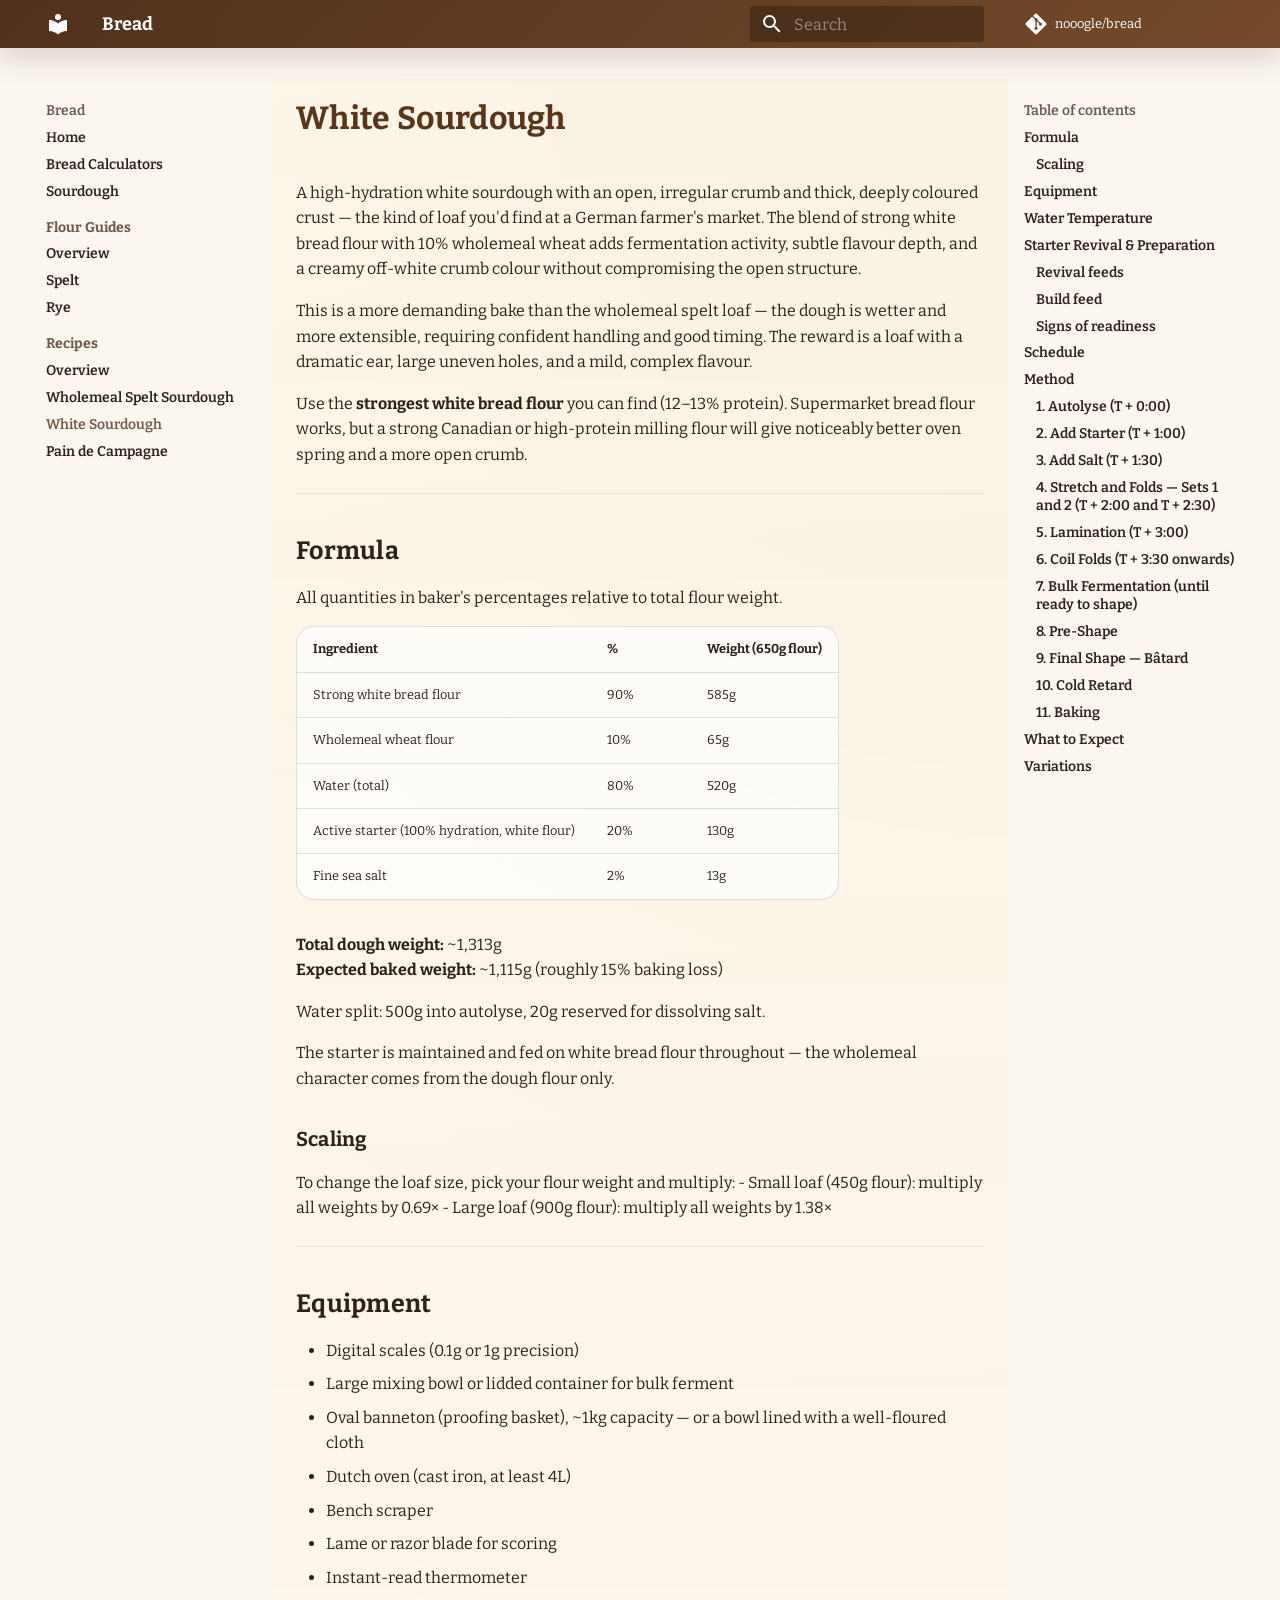
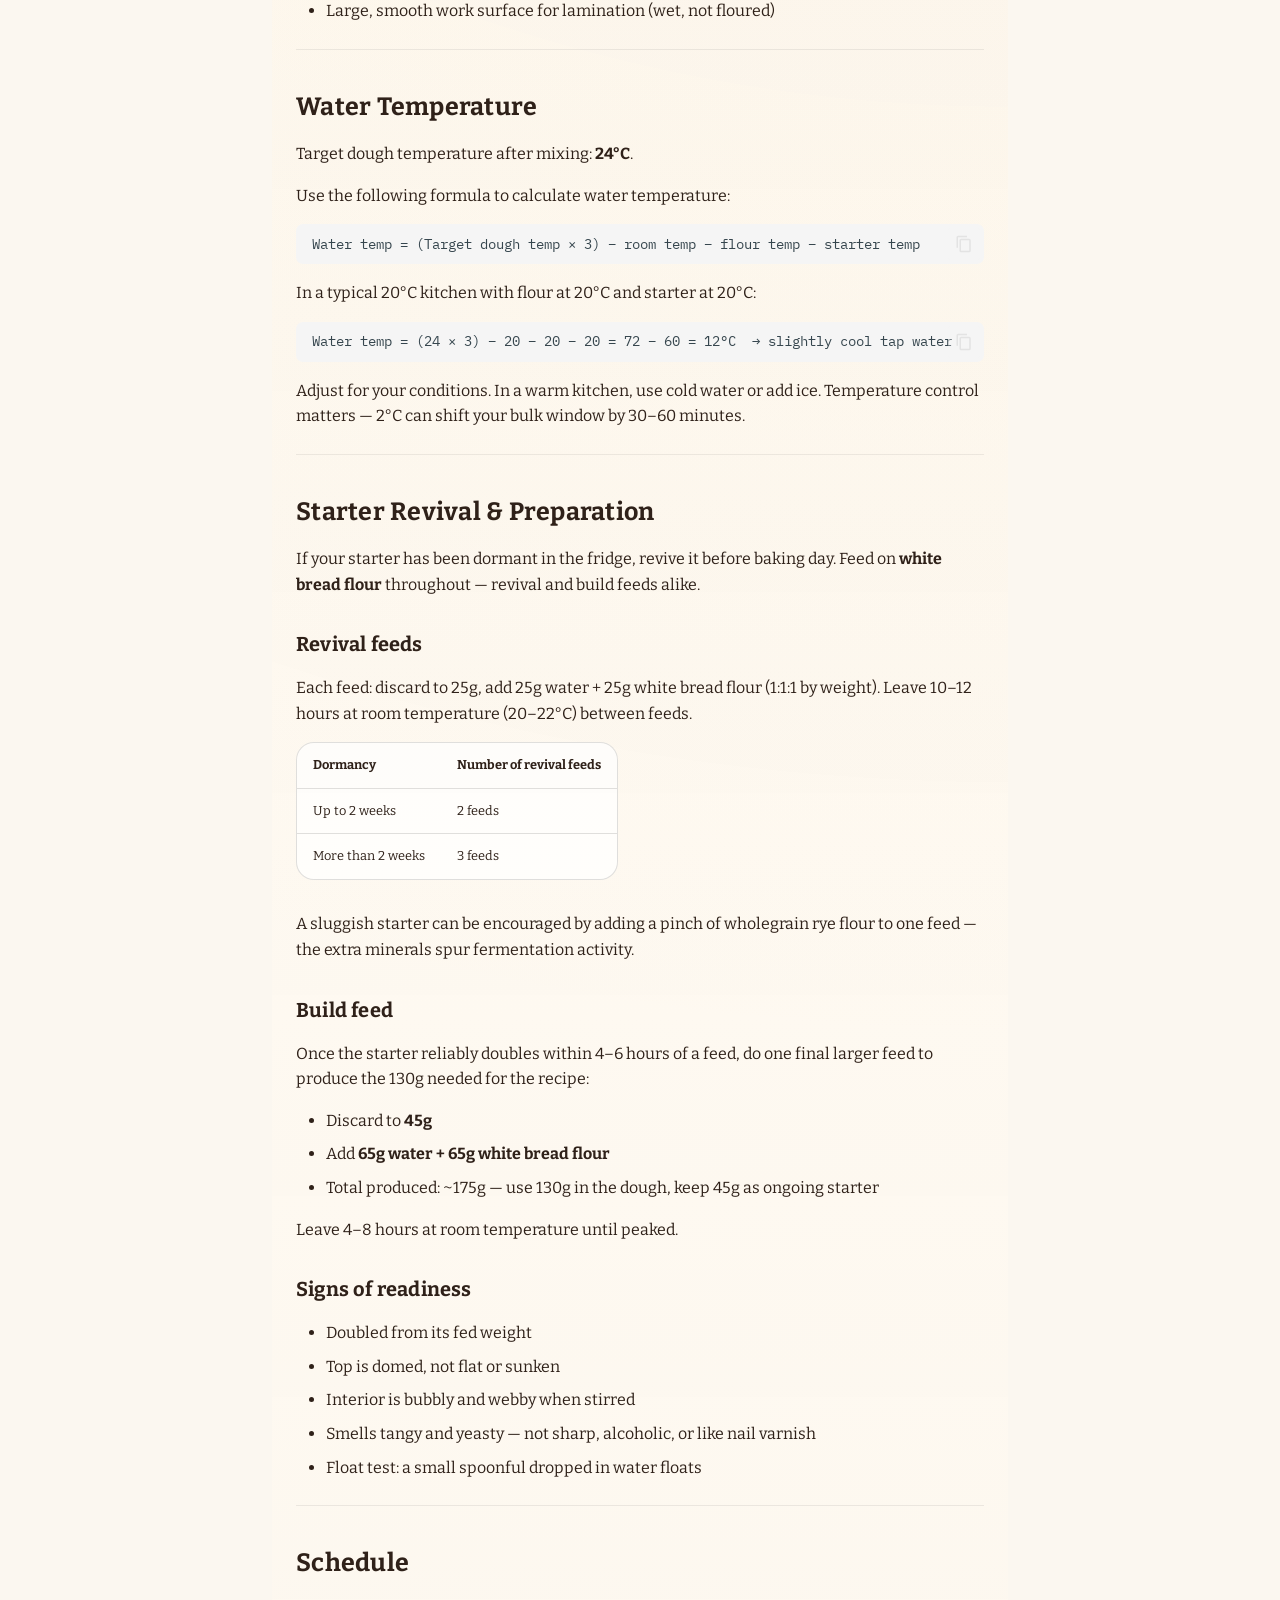
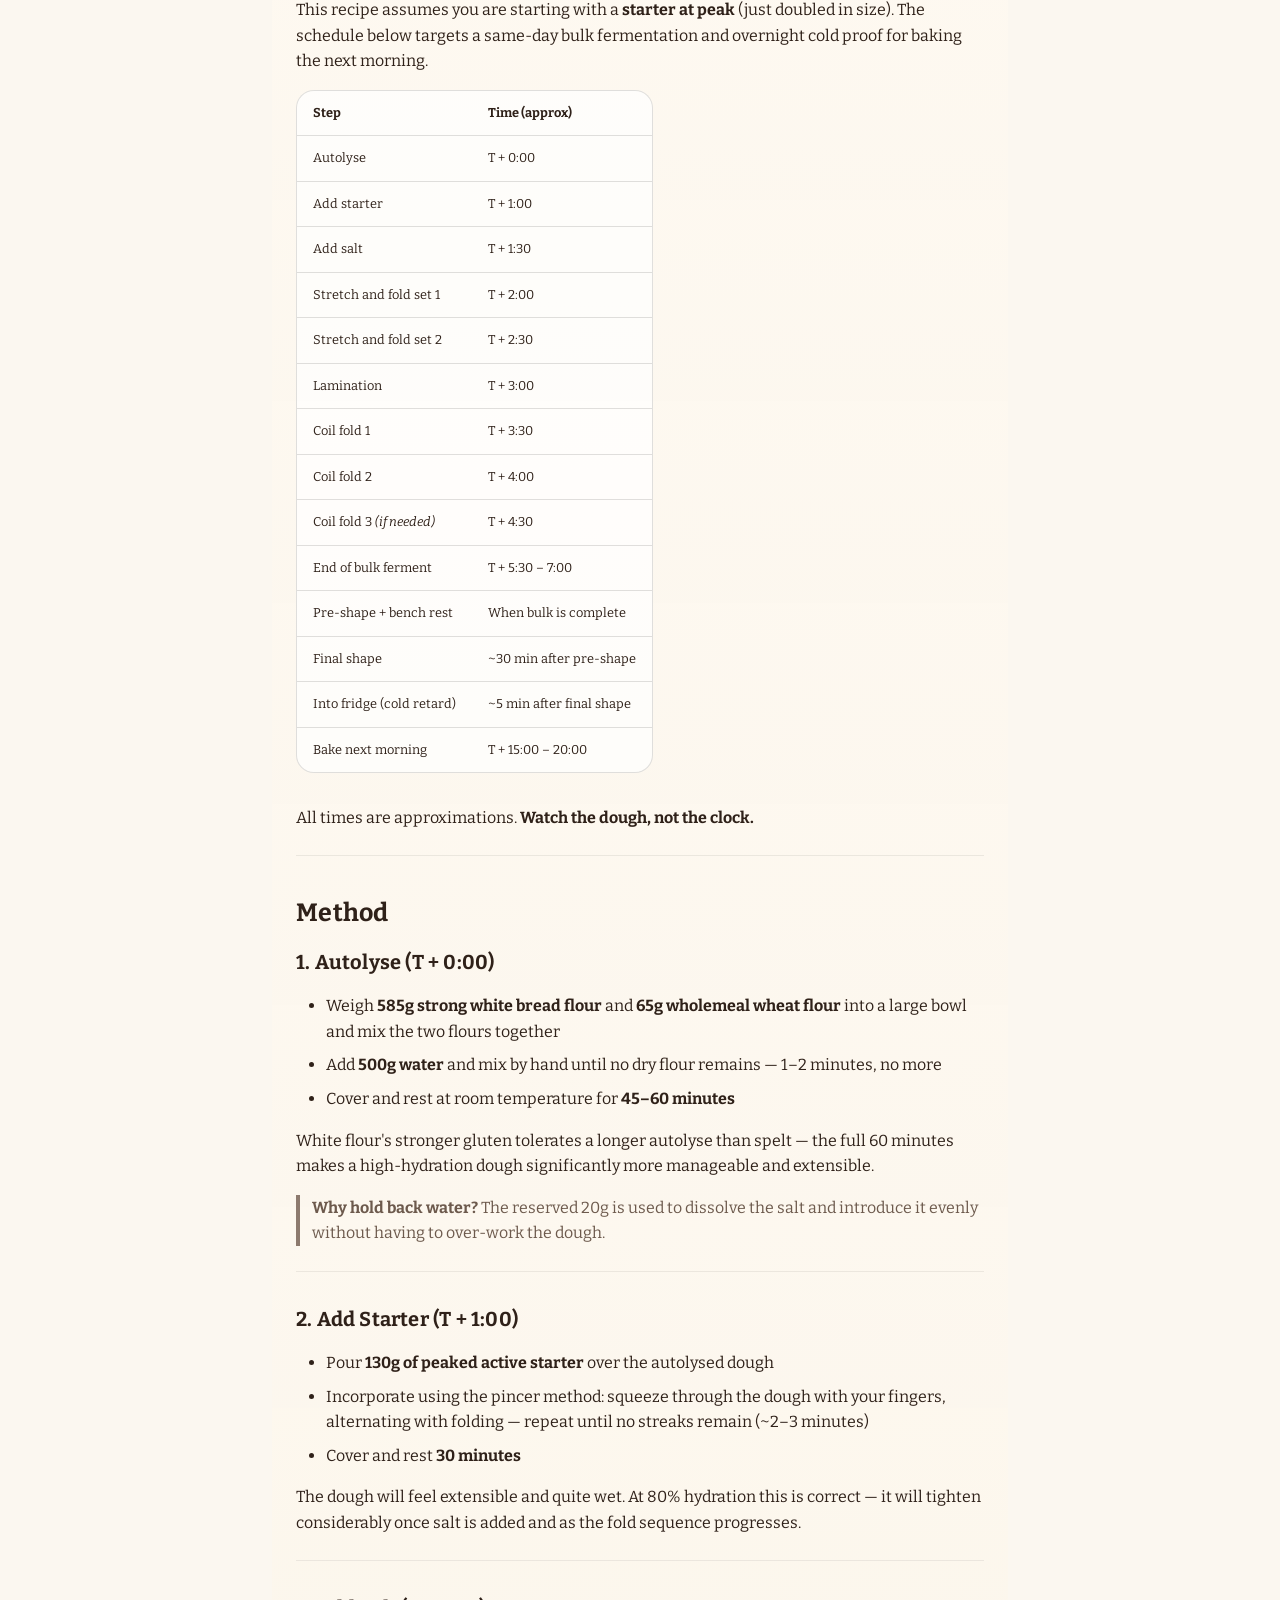
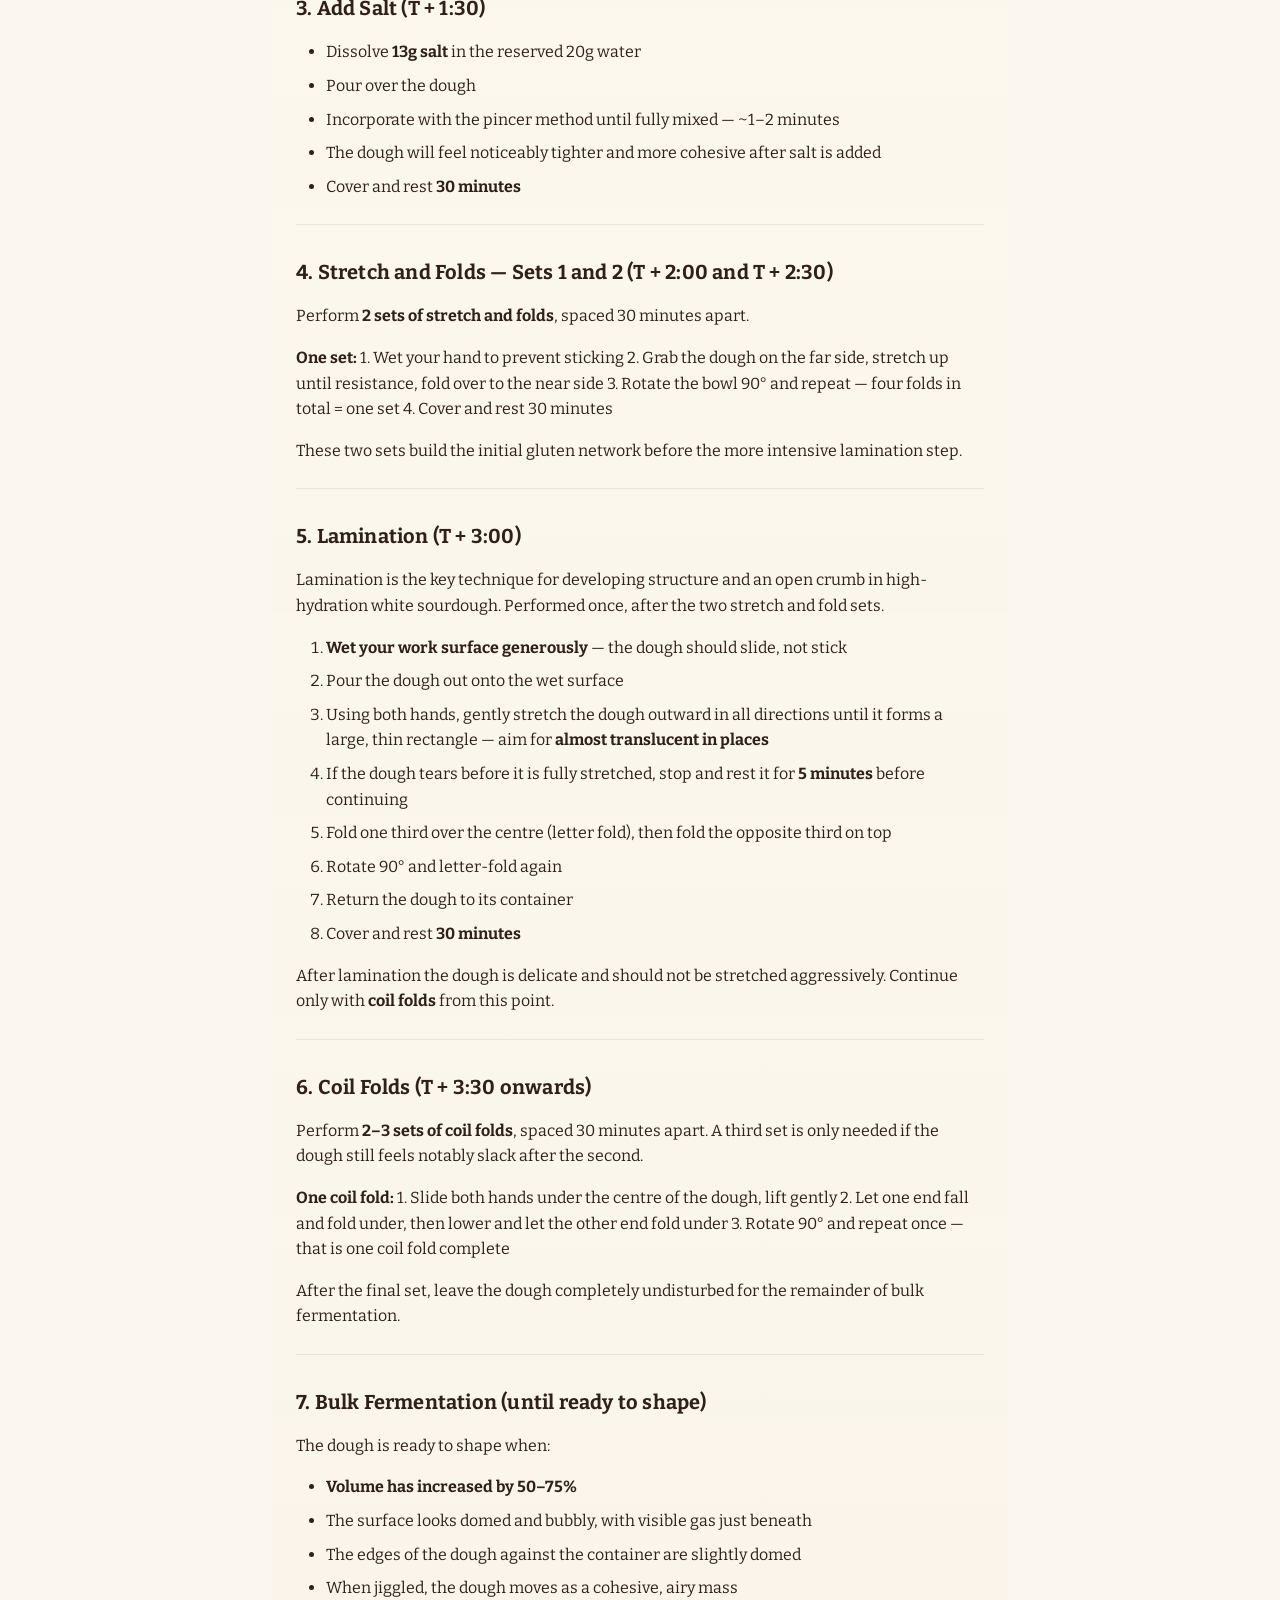
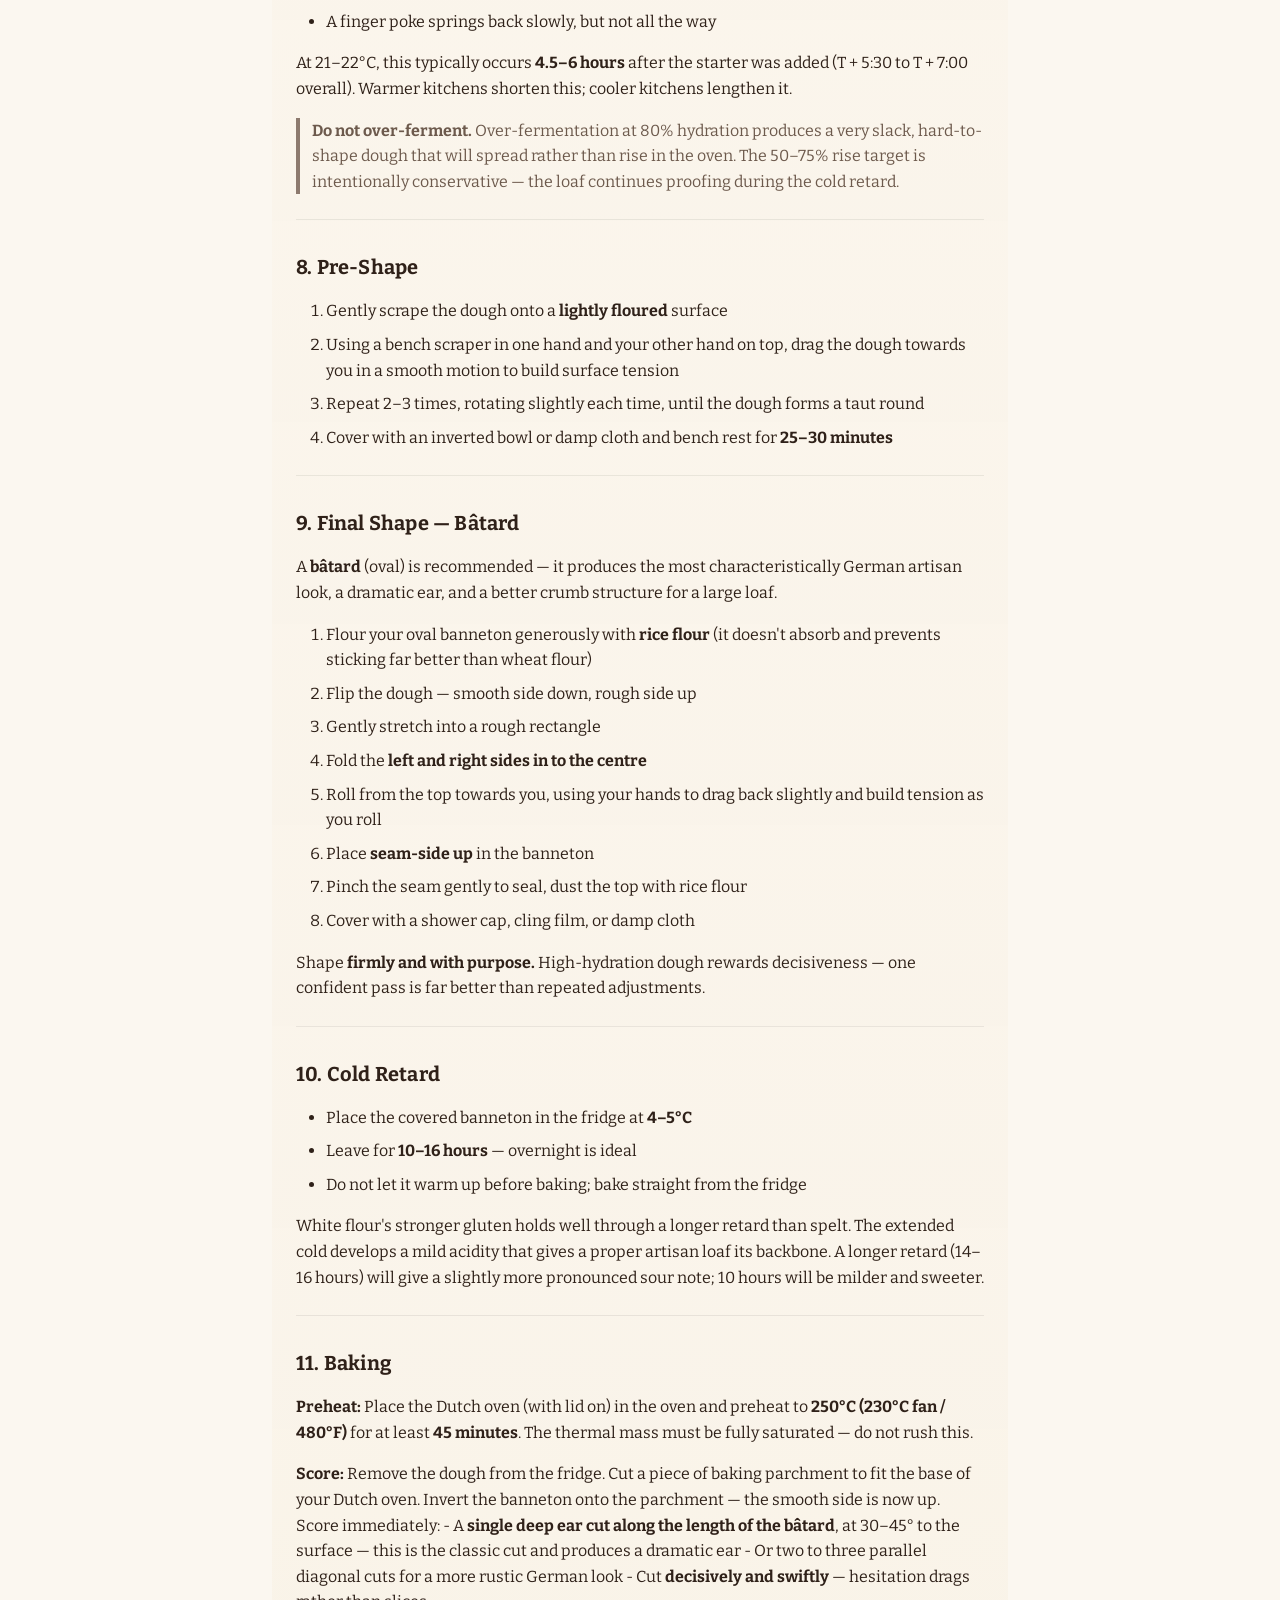
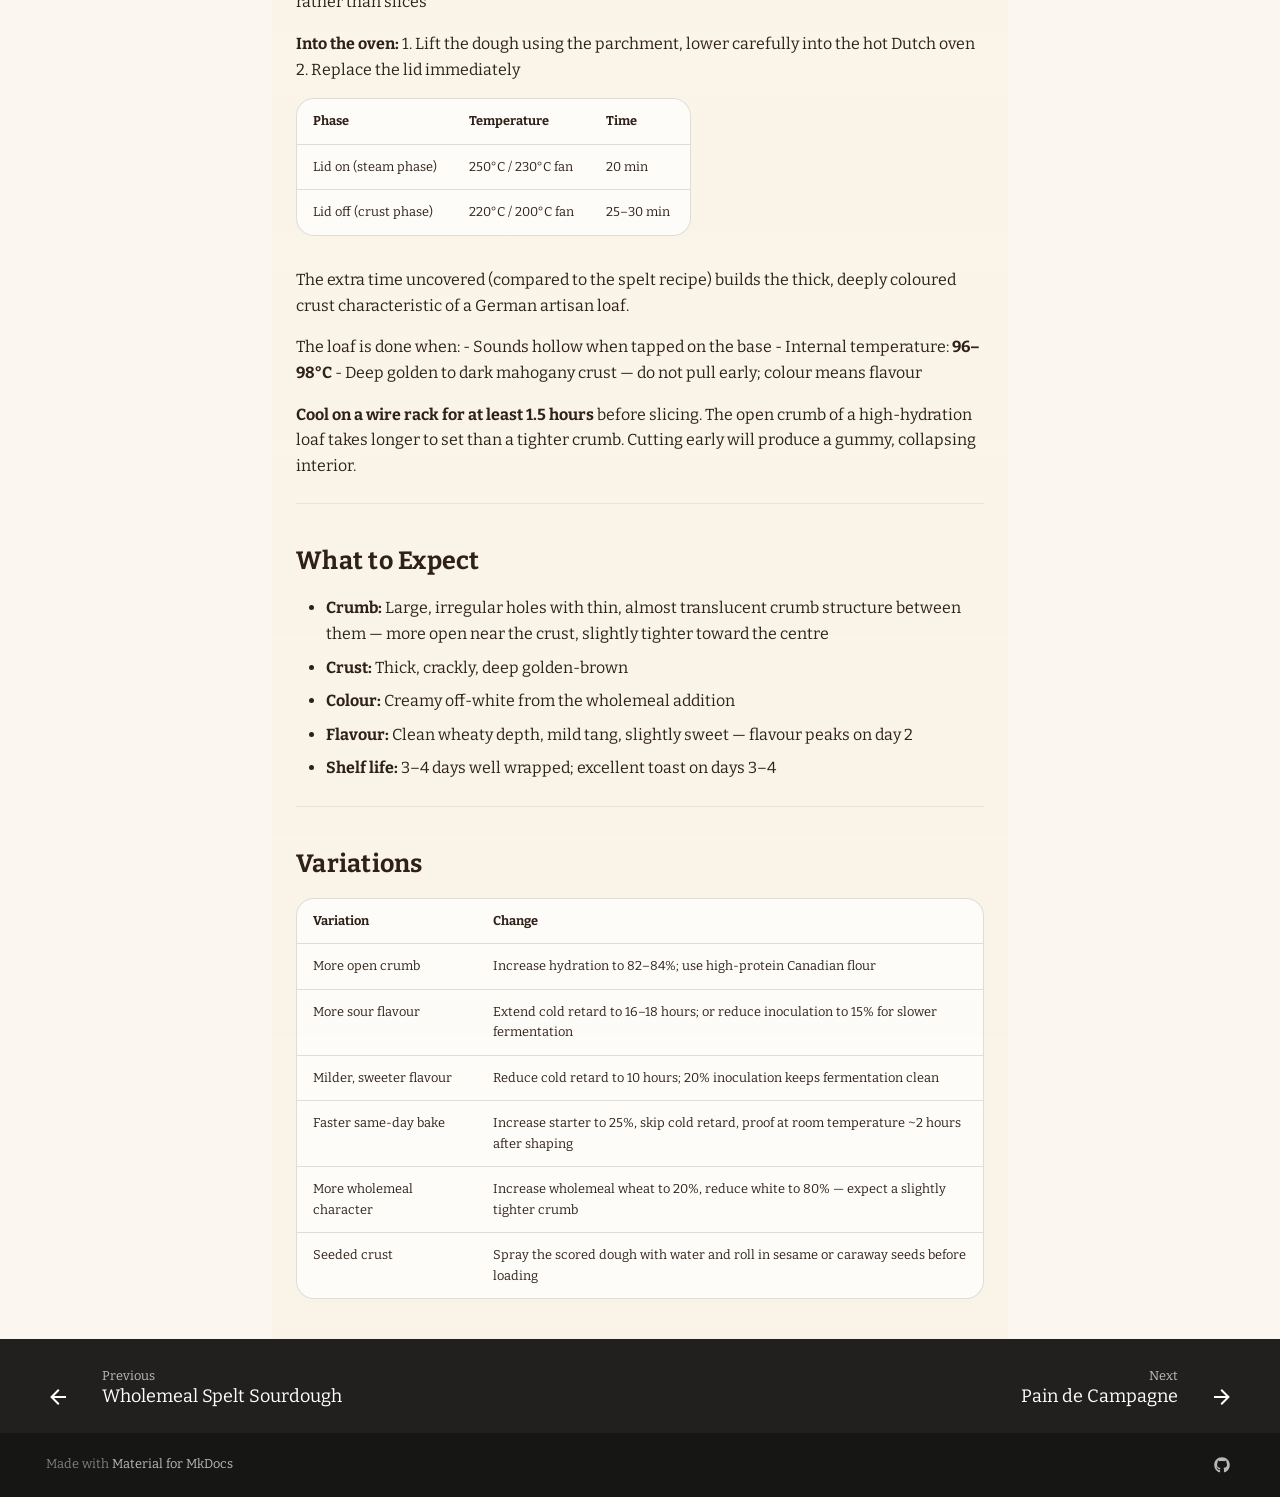
<file: site/recipes/white-sourdough/index.html>
<!doctype html>
<html lang="en" class="no-js">
  <head>
    
      <meta charset="utf-8">
      <meta name="viewport" content="width=device-width,initial-scale=1">
      
        <meta name="description" content="Home bread baking notes, flour guides, and sourdough recipes.">
      
      
      
        <link rel="canonical" href="https://nooogle.github.io/bread/recipes/white-sourdough/">
      
      
        <link rel="prev" href="../wholemeal-spelt-sourdough/">
      
      
        <link rel="next" href="../pain-de-campagne/">
      
      
        
      
      
      <link rel="icon" href="../../assets/images/favicon.png">
      <meta name="generator" content="mkdocs-1.6.1, mkdocs-material-9.7.6">
    
    
      
        <title>White Sourdough - Bread</title>
      
    
    
      <link rel="stylesheet" href="../../assets/stylesheets/main.484c7ddc.min.css">
      
        
        <link rel="stylesheet" href="../../assets/stylesheets/palette.ab4e12ef.min.css">
      
      


    
    
      
    
    
      
        
        
        <link rel="preconnect" href="https://fonts.gstatic.com" crossorigin>
        <link rel="stylesheet" href="https://fonts.googleapis.com/css?family=Bitter:300,300i,400,400i,700,700i%7CIBM+Plex+Mono:400,400i,700,700i&display=fallback">
        <style>:root{--md-text-font:"Bitter";--md-code-font:"IBM Plex Mono"}</style>
      
    
    
      <link rel="stylesheet" href="../../stylesheets/extra.css">
    
    <script>__md_scope=new URL("../..",location),__md_hash=e=>[...e].reduce(((e,_)=>(e<<5)-e+_.charCodeAt(0)),0),__md_get=(e,_=localStorage,t=__md_scope)=>JSON.parse(_.getItem(t.pathname+"."+e)),__md_set=(e,_,t=localStorage,a=__md_scope)=>{try{t.setItem(a.pathname+"."+e,JSON.stringify(_))}catch(e){}}</script>
    
      

    
    
  </head>
  
  
    
    
      
    
    
    
    
    <body dir="ltr" data-md-color-scheme="default" data-md-color-primary="brown" data-md-color-accent="amber">
  
    
    <input class="md-toggle" data-md-toggle="drawer" type="checkbox" id="__drawer" autocomplete="off">
    <input class="md-toggle" data-md-toggle="search" type="checkbox" id="__search" autocomplete="off">
    <label class="md-overlay" for="__drawer"></label>
    <div data-md-component="skip">
      
        
        <a href="#white-sourdough" class="md-skip">
          Skip to content
        </a>
      
    </div>
    <div data-md-component="announce">
      
    </div>
    
    
      

  

<header class="md-header md-header--shadow" data-md-component="header">
  <nav class="md-header__inner md-grid" aria-label="Header">
    <a href="../.." title="Bread" class="md-header__button md-logo" aria-label="Bread" data-md-component="logo">
      
  
  <svg xmlns="http://www.w3.org/2000/svg" viewBox="0 0 24 24"><path d="M12 8a3 3 0 0 0 3-3 3 3 0 0 0-3-3 3 3 0 0 0-3 3 3 3 0 0 0 3 3m0 3.54C9.64 9.35 6.5 8 3 8v11c3.5 0 6.64 1.35 9 3.54 2.36-2.19 5.5-3.54 9-3.54V8c-3.5 0-6.64 1.35-9 3.54"/></svg>

    </a>
    <label class="md-header__button md-icon" for="__drawer">
      
      <svg xmlns="http://www.w3.org/2000/svg" viewBox="0 0 24 24"><path d="M3 6h18v2H3zm0 5h18v2H3zm0 5h18v2H3z"/></svg>
    </label>
    <div class="md-header__title" data-md-component="header-title">
      <div class="md-header__ellipsis">
        <div class="md-header__topic">
          <span class="md-ellipsis">
            Bread
          </span>
        </div>
        <div class="md-header__topic" data-md-component="header-topic">
          <span class="md-ellipsis">
            
              White Sourdough
            
          </span>
        </div>
      </div>
    </div>
    
      
        <form class="md-header__option" data-md-component="palette">
  
    
    
    
    <input class="md-option" data-md-color-media="" data-md-color-scheme="default" data-md-color-primary="brown" data-md-color-accent="amber"  aria-hidden="true"  type="radio" name="__palette" id="__palette_0">
    
  
</form>
      
    
    
      <script>var palette=__md_get("__palette");if(palette&&palette.color){if("(prefers-color-scheme)"===palette.color.media){var media=matchMedia("(prefers-color-scheme: light)"),input=document.querySelector(media.matches?"[data-md-color-media='(prefers-color-scheme: light)']":"[data-md-color-media='(prefers-color-scheme: dark)']");palette.color.media=input.getAttribute("data-md-color-media"),palette.color.scheme=input.getAttribute("data-md-color-scheme"),palette.color.primary=input.getAttribute("data-md-color-primary"),palette.color.accent=input.getAttribute("data-md-color-accent")}for(var[key,value]of Object.entries(palette.color))document.body.setAttribute("data-md-color-"+key,value)}</script>
    
    
    
      
      
        <label class="md-header__button md-icon" for="__search">
          
          <svg xmlns="http://www.w3.org/2000/svg" viewBox="0 0 24 24"><path d="M9.5 3A6.5 6.5 0 0 1 16 9.5c0 1.61-.59 3.09-1.56 4.23l.27.27h.79l5 5-1.5 1.5-5-5v-.79l-.27-.27A6.52 6.52 0 0 1 9.5 16 6.5 6.5 0 0 1 3 9.5 6.5 6.5 0 0 1 9.5 3m0 2C7 5 5 7 5 9.5S7 14 9.5 14 14 12 14 9.5 12 5 9.5 5"/></svg>
        </label>
        <div class="md-search" data-md-component="search" role="dialog">
  <label class="md-search__overlay" for="__search"></label>
  <div class="md-search__inner" role="search">
    <form class="md-search__form" name="search">
      <input type="text" class="md-search__input" name="query" aria-label="Search" placeholder="Search" autocapitalize="off" autocorrect="off" autocomplete="off" spellcheck="false" data-md-component="search-query" required>
      <label class="md-search__icon md-icon" for="__search">
        
        <svg xmlns="http://www.w3.org/2000/svg" viewBox="0 0 24 24"><path d="M9.5 3A6.5 6.5 0 0 1 16 9.5c0 1.61-.59 3.09-1.56 4.23l.27.27h.79l5 5-1.5 1.5-5-5v-.79l-.27-.27A6.52 6.52 0 0 1 9.5 16 6.5 6.5 0 0 1 3 9.5 6.5 6.5 0 0 1 9.5 3m0 2C7 5 5 7 5 9.5S7 14 9.5 14 14 12 14 9.5 12 5 9.5 5"/></svg>
        
        <svg xmlns="http://www.w3.org/2000/svg" viewBox="0 0 24 24"><path d="M20 11v2H8l5.5 5.5-1.42 1.42L4.16 12l7.92-7.92L13.5 5.5 8 11z"/></svg>
      </label>
      <nav class="md-search__options" aria-label="Search">
        
        <button type="reset" class="md-search__icon md-icon" title="Clear" aria-label="Clear" tabindex="-1">
          
          <svg xmlns="http://www.w3.org/2000/svg" viewBox="0 0 24 24"><path d="M19 6.41 17.59 5 12 10.59 6.41 5 5 6.41 10.59 12 5 17.59 6.41 19 12 13.41 17.59 19 19 17.59 13.41 12z"/></svg>
        </button>
      </nav>
      
        <div class="md-search__suggest" data-md-component="search-suggest"></div>
      
    </form>
    <div class="md-search__output">
      <div class="md-search__scrollwrap" tabindex="0" data-md-scrollfix>
        <div class="md-search-result" data-md-component="search-result">
          <div class="md-search-result__meta">
            Initializing search
          </div>
          <ol class="md-search-result__list" role="presentation"></ol>
        </div>
      </div>
    </div>
  </div>
</div>
      
    
    
      <div class="md-header__source">
        <a href="https://github.com/nooogle/bread" title="Go to repository" class="md-source" data-md-component="source">
  <div class="md-source__icon md-icon">
    
    <svg xmlns="http://www.w3.org/2000/svg" viewBox="0 0 448 512"><!--! Font Awesome Free 7.1.0 by @fontawesome - https://fontawesome.com License - https://fontawesome.com/license/free (Icons: CC BY 4.0, Fonts: SIL OFL 1.1, Code: MIT License) Copyright 2025 Fonticons, Inc.--><path d="M439.6 236.1 244 40.5c-5.4-5.5-12.8-8.5-20.4-8.5s-15 3-20.4 8.4L162.5 81l51.5 51.5c27.1-9.1 52.7 16.8 43.4 43.7l49.7 49.7c34.2-11.8 61.2 31 35.5 56.7-26.5 26.5-70.2-2.9-56-37.3L240.3 199v121.9c25.3 12.5 22.3 41.8 9.1 55-6.4 6.4-15.2 10.1-24.3 10.1s-17.8-3.6-24.3-10.1c-17.6-17.6-11.1-46.9 11.2-56v-123c-20.8-8.5-24.6-30.7-18.6-45L142.6 101 8.5 235.1C3 240.6 0 247.9 0 255.5s3 15 8.5 20.4l195.6 195.7c5.4 5.4 12.7 8.4 20.4 8.4s15-3 20.4-8.4l194.7-194.7c5.4-5.4 8.4-12.8 8.4-20.4s-3-15-8.4-20.4"/></svg>
  </div>
  <div class="md-source__repository">
    nooogle/bread
  </div>
</a>
      </div>
    
  </nav>
  
</header>
    
    <div class="md-container" data-md-component="container">
      
      
        
          
        
      
      <main class="md-main" data-md-component="main">
        <div class="md-main__inner md-grid">
          
            
              
              <div class="md-sidebar md-sidebar--primary" data-md-component="sidebar" data-md-type="navigation" >
                <div class="md-sidebar__scrollwrap">
                  <div class="md-sidebar__inner">
                    



<nav class="md-nav md-nav--primary" aria-label="Navigation" data-md-level="0">
  <label class="md-nav__title" for="__drawer">
    <a href="../.." title="Bread" class="md-nav__button md-logo" aria-label="Bread" data-md-component="logo">
      
  
  <svg xmlns="http://www.w3.org/2000/svg" viewBox="0 0 24 24"><path d="M12 8a3 3 0 0 0 3-3 3 3 0 0 0-3-3 3 3 0 0 0-3 3 3 3 0 0 0 3 3m0 3.54C9.64 9.35 6.5 8 3 8v11c3.5 0 6.64 1.35 9 3.54 2.36-2.19 5.5-3.54 9-3.54V8c-3.5 0-6.64 1.35-9 3.54"/></svg>

    </a>
    Bread
  </label>
  
    <div class="md-nav__source">
      <a href="https://github.com/nooogle/bread" title="Go to repository" class="md-source" data-md-component="source">
  <div class="md-source__icon md-icon">
    
    <svg xmlns="http://www.w3.org/2000/svg" viewBox="0 0 448 512"><!--! Font Awesome Free 7.1.0 by @fontawesome - https://fontawesome.com License - https://fontawesome.com/license/free (Icons: CC BY 4.0, Fonts: SIL OFL 1.1, Code: MIT License) Copyright 2025 Fonticons, Inc.--><path d="M439.6 236.1 244 40.5c-5.4-5.5-12.8-8.5-20.4-8.5s-15 3-20.4 8.4L162.5 81l51.5 51.5c27.1-9.1 52.7 16.8 43.4 43.7l49.7 49.7c34.2-11.8 61.2 31 35.5 56.7-26.5 26.5-70.2-2.9-56-37.3L240.3 199v121.9c25.3 12.5 22.3 41.8 9.1 55-6.4 6.4-15.2 10.1-24.3 10.1s-17.8-3.6-24.3-10.1c-17.6-17.6-11.1-46.9 11.2-56v-123c-20.8-8.5-24.6-30.7-18.6-45L142.6 101 8.5 235.1C3 240.6 0 247.9 0 255.5s3 15 8.5 20.4l195.6 195.7c5.4 5.4 12.7 8.4 20.4 8.4s15-3 20.4-8.4l194.7-194.7c5.4-5.4 8.4-12.8 8.4-20.4s-3-15-8.4-20.4"/></svg>
  </div>
  <div class="md-source__repository">
    nooogle/bread
  </div>
</a>
    </div>
  
  <ul class="md-nav__list" data-md-scrollfix>
    
      
      
  
  
  
  
    <li class="md-nav__item">
      <a href="../.." class="md-nav__link">
        
  
  
  <span class="md-ellipsis">
    
  
    Home
  

    
  </span>
  
  

      </a>
    </li>
  

    
      
      
  
  
  
  
    <li class="md-nav__item">
      <a href="../../calculator/" class="md-nav__link">
        
  
  
  <span class="md-ellipsis">
    
  
    Bread Calculators
  

    
  </span>
  
  

      </a>
    </li>
  

    
      
      
  
  
  
  
    <li class="md-nav__item">
      <a href="../../sourdough/" class="md-nav__link">
        
  
  
  <span class="md-ellipsis">
    
  
    Sourdough
  

    
  </span>
  
  

      </a>
    </li>
  

    
      
      
  
  
  
  
    
    
    
    
      
        
        
      
    
    
    <li class="md-nav__item md-nav__item--section md-nav__item--nested">
      
        
        
        <input class="md-nav__toggle md-toggle " type="checkbox" id="__nav_4" >
        
          
          <label class="md-nav__link" for="__nav_4" id="__nav_4_label" tabindex="">
            
  
  
  <span class="md-ellipsis">
    
  
    Flour Guides
  

    
  </span>
  
  

            <span class="md-nav__icon md-icon"></span>
          </label>
        
        <nav class="md-nav" data-md-level="1" aria-labelledby="__nav_4_label" aria-expanded="false">
          <label class="md-nav__title" for="__nav_4">
            <span class="md-nav__icon md-icon"></span>
            
  
    Flour Guides
  

          </label>
          <ul class="md-nav__list" data-md-scrollfix>
            
              
                
  
  
  
  
    <li class="md-nav__item">
      <a href="../../flours/" class="md-nav__link">
        
  
  
  <span class="md-ellipsis">
    
  
    Overview
  

    
  </span>
  
  

      </a>
    </li>
  

              
            
              
                
  
  
  
  
    <li class="md-nav__item">
      <a href="../../flours/spelt/" class="md-nav__link">
        
  
  
  <span class="md-ellipsis">
    
  
    Spelt
  

    
  </span>
  
  

      </a>
    </li>
  

              
            
              
                
  
  
  
  
    <li class="md-nav__item">
      <a href="../../flours/rye/" class="md-nav__link">
        
  
  
  <span class="md-ellipsis">
    
  
    Rye
  

    
  </span>
  
  

      </a>
    </li>
  

              
            
          </ul>
        </nav>
      
    </li>
  

    
      
      
  
  
    
  
  
  
    
    
    
    
      
        
        
      
    
    
    <li class="md-nav__item md-nav__item--active md-nav__item--section md-nav__item--nested">
      
        
        
        <input class="md-nav__toggle md-toggle " type="checkbox" id="__nav_5" checked>
        
          
          <label class="md-nav__link" for="__nav_5" id="__nav_5_label" tabindex="">
            
  
  
  <span class="md-ellipsis">
    
  
    Recipes
  

    
  </span>
  
  

            <span class="md-nav__icon md-icon"></span>
          </label>
        
        <nav class="md-nav" data-md-level="1" aria-labelledby="__nav_5_label" aria-expanded="true">
          <label class="md-nav__title" for="__nav_5">
            <span class="md-nav__icon md-icon"></span>
            
  
    Recipes
  

          </label>
          <ul class="md-nav__list" data-md-scrollfix>
            
              
                
  
  
  
  
    <li class="md-nav__item">
      <a href="../" class="md-nav__link">
        
  
  
  <span class="md-ellipsis">
    
  
    Overview
  

    
  </span>
  
  

      </a>
    </li>
  

              
            
              
                
  
  
  
  
    <li class="md-nav__item">
      <a href="../wholemeal-spelt-sourdough/" class="md-nav__link">
        
  
  
  <span class="md-ellipsis">
    
  
    Wholemeal Spelt Sourdough
  

    
  </span>
  
  

      </a>
    </li>
  

              
            
              
                
  
  
    
  
  
  
    <li class="md-nav__item md-nav__item--active">
      
      <input class="md-nav__toggle md-toggle" type="checkbox" id="__toc">
      
      
        
      
      
        <label class="md-nav__link md-nav__link--active" for="__toc">
          
  
  
  <span class="md-ellipsis">
    
  
    White Sourdough
  

    
  </span>
  
  

          <span class="md-nav__icon md-icon"></span>
        </label>
      
      <a href="./" class="md-nav__link md-nav__link--active">
        
  
  
  <span class="md-ellipsis">
    
  
    White Sourdough
  

    
  </span>
  
  

      </a>
      
        

<nav class="md-nav md-nav--secondary" aria-label="Table of contents">
  
  
  
    
  
  
    <label class="md-nav__title" for="__toc">
      <span class="md-nav__icon md-icon"></span>
      Table of contents
    </label>
    <ul class="md-nav__list" data-md-component="toc" data-md-scrollfix>
      
        <li class="md-nav__item">
  <a href="#formula" class="md-nav__link">
    <span class="md-ellipsis">
      
        Formula
      
    </span>
  </a>
  
    <nav class="md-nav" aria-label="Formula">
      <ul class="md-nav__list">
        
          <li class="md-nav__item">
  <a href="#scaling" class="md-nav__link">
    <span class="md-ellipsis">
      
        Scaling
      
    </span>
  </a>
  
</li>
        
      </ul>
    </nav>
  
</li>
      
        <li class="md-nav__item">
  <a href="#equipment" class="md-nav__link">
    <span class="md-ellipsis">
      
        Equipment
      
    </span>
  </a>
  
</li>
      
        <li class="md-nav__item">
  <a href="#water-temperature" class="md-nav__link">
    <span class="md-ellipsis">
      
        Water Temperature
      
    </span>
  </a>
  
</li>
      
        <li class="md-nav__item">
  <a href="#starter-revival-preparation" class="md-nav__link">
    <span class="md-ellipsis">
      
        Starter Revival &amp; Preparation
      
    </span>
  </a>
  
    <nav class="md-nav" aria-label="Starter Revival &amp; Preparation">
      <ul class="md-nav__list">
        
          <li class="md-nav__item">
  <a href="#revival-feeds" class="md-nav__link">
    <span class="md-ellipsis">
      
        Revival feeds
      
    </span>
  </a>
  
</li>
        
          <li class="md-nav__item">
  <a href="#build-feed" class="md-nav__link">
    <span class="md-ellipsis">
      
        Build feed
      
    </span>
  </a>
  
</li>
        
          <li class="md-nav__item">
  <a href="#signs-of-readiness" class="md-nav__link">
    <span class="md-ellipsis">
      
        Signs of readiness
      
    </span>
  </a>
  
</li>
        
      </ul>
    </nav>
  
</li>
      
        <li class="md-nav__item">
  <a href="#schedule" class="md-nav__link">
    <span class="md-ellipsis">
      
        Schedule
      
    </span>
  </a>
  
</li>
      
        <li class="md-nav__item">
  <a href="#method" class="md-nav__link">
    <span class="md-ellipsis">
      
        Method
      
    </span>
  </a>
  
    <nav class="md-nav" aria-label="Method">
      <ul class="md-nav__list">
        
          <li class="md-nav__item">
  <a href="#1-autolyse-t-000" class="md-nav__link">
    <span class="md-ellipsis">
      
        1. Autolyse (T + 0:00)
      
    </span>
  </a>
  
</li>
        
          <li class="md-nav__item">
  <a href="#2-add-starter-t-100" class="md-nav__link">
    <span class="md-ellipsis">
      
        2. Add Starter (T + 1:00)
      
    </span>
  </a>
  
</li>
        
          <li class="md-nav__item">
  <a href="#3-add-salt-t-130" class="md-nav__link">
    <span class="md-ellipsis">
      
        3. Add Salt (T + 1:30)
      
    </span>
  </a>
  
</li>
        
          <li class="md-nav__item">
  <a href="#4-stretch-and-folds-sets-1-and-2-t-200-and-t-230" class="md-nav__link">
    <span class="md-ellipsis">
      
        4. Stretch and Folds — Sets 1 and 2 (T + 2:00 and T + 2:30)
      
    </span>
  </a>
  
</li>
        
          <li class="md-nav__item">
  <a href="#5-lamination-t-300" class="md-nav__link">
    <span class="md-ellipsis">
      
        5. Lamination (T + 3:00)
      
    </span>
  </a>
  
</li>
        
          <li class="md-nav__item">
  <a href="#6-coil-folds-t-330-onwards" class="md-nav__link">
    <span class="md-ellipsis">
      
        6. Coil Folds (T + 3:30 onwards)
      
    </span>
  </a>
  
</li>
        
          <li class="md-nav__item">
  <a href="#7-bulk-fermentation-until-ready-to-shape" class="md-nav__link">
    <span class="md-ellipsis">
      
        7. Bulk Fermentation (until ready to shape)
      
    </span>
  </a>
  
</li>
        
          <li class="md-nav__item">
  <a href="#8-pre-shape" class="md-nav__link">
    <span class="md-ellipsis">
      
        8. Pre-Shape
      
    </span>
  </a>
  
</li>
        
          <li class="md-nav__item">
  <a href="#9-final-shape-batard" class="md-nav__link">
    <span class="md-ellipsis">
      
        9. Final Shape — Bâtard
      
    </span>
  </a>
  
</li>
        
          <li class="md-nav__item">
  <a href="#10-cold-retard" class="md-nav__link">
    <span class="md-ellipsis">
      
        10. Cold Retard
      
    </span>
  </a>
  
</li>
        
          <li class="md-nav__item">
  <a href="#11-baking" class="md-nav__link">
    <span class="md-ellipsis">
      
        11. Baking
      
    </span>
  </a>
  
</li>
        
      </ul>
    </nav>
  
</li>
      
        <li class="md-nav__item">
  <a href="#what-to-expect" class="md-nav__link">
    <span class="md-ellipsis">
      
        What to Expect
      
    </span>
  </a>
  
</li>
      
        <li class="md-nav__item">
  <a href="#variations" class="md-nav__link">
    <span class="md-ellipsis">
      
        Variations
      
    </span>
  </a>
  
</li>
      
    </ul>
  
</nav>
      
    </li>
  

              
            
              
                
  
  
  
  
    <li class="md-nav__item">
      <a href="../pain-de-campagne/" class="md-nav__link">
        
  
  
  <span class="md-ellipsis">
    
  
    Pain de Campagne
  

    
  </span>
  
  

      </a>
    </li>
  

              
            
          </ul>
        </nav>
      
    </li>
  

    
  </ul>
</nav>
                  </div>
                </div>
              </div>
            
            
              
              <div class="md-sidebar md-sidebar--secondary" data-md-component="sidebar" data-md-type="toc" >
                <div class="md-sidebar__scrollwrap">
                  <div class="md-sidebar__inner">
                    

<nav class="md-nav md-nav--secondary" aria-label="Table of contents">
  
  
  
    
  
  
    <label class="md-nav__title" for="__toc">
      <span class="md-nav__icon md-icon"></span>
      Table of contents
    </label>
    <ul class="md-nav__list" data-md-component="toc" data-md-scrollfix>
      
        <li class="md-nav__item">
  <a href="#formula" class="md-nav__link">
    <span class="md-ellipsis">
      
        Formula
      
    </span>
  </a>
  
    <nav class="md-nav" aria-label="Formula">
      <ul class="md-nav__list">
        
          <li class="md-nav__item">
  <a href="#scaling" class="md-nav__link">
    <span class="md-ellipsis">
      
        Scaling
      
    </span>
  </a>
  
</li>
        
      </ul>
    </nav>
  
</li>
      
        <li class="md-nav__item">
  <a href="#equipment" class="md-nav__link">
    <span class="md-ellipsis">
      
        Equipment
      
    </span>
  </a>
  
</li>
      
        <li class="md-nav__item">
  <a href="#water-temperature" class="md-nav__link">
    <span class="md-ellipsis">
      
        Water Temperature
      
    </span>
  </a>
  
</li>
      
        <li class="md-nav__item">
  <a href="#starter-revival-preparation" class="md-nav__link">
    <span class="md-ellipsis">
      
        Starter Revival &amp; Preparation
      
    </span>
  </a>
  
    <nav class="md-nav" aria-label="Starter Revival &amp; Preparation">
      <ul class="md-nav__list">
        
          <li class="md-nav__item">
  <a href="#revival-feeds" class="md-nav__link">
    <span class="md-ellipsis">
      
        Revival feeds
      
    </span>
  </a>
  
</li>
        
          <li class="md-nav__item">
  <a href="#build-feed" class="md-nav__link">
    <span class="md-ellipsis">
      
        Build feed
      
    </span>
  </a>
  
</li>
        
          <li class="md-nav__item">
  <a href="#signs-of-readiness" class="md-nav__link">
    <span class="md-ellipsis">
      
        Signs of readiness
      
    </span>
  </a>
  
</li>
        
      </ul>
    </nav>
  
</li>
      
        <li class="md-nav__item">
  <a href="#schedule" class="md-nav__link">
    <span class="md-ellipsis">
      
        Schedule
      
    </span>
  </a>
  
</li>
      
        <li class="md-nav__item">
  <a href="#method" class="md-nav__link">
    <span class="md-ellipsis">
      
        Method
      
    </span>
  </a>
  
    <nav class="md-nav" aria-label="Method">
      <ul class="md-nav__list">
        
          <li class="md-nav__item">
  <a href="#1-autolyse-t-000" class="md-nav__link">
    <span class="md-ellipsis">
      
        1. Autolyse (T + 0:00)
      
    </span>
  </a>
  
</li>
        
          <li class="md-nav__item">
  <a href="#2-add-starter-t-100" class="md-nav__link">
    <span class="md-ellipsis">
      
        2. Add Starter (T + 1:00)
      
    </span>
  </a>
  
</li>
        
          <li class="md-nav__item">
  <a href="#3-add-salt-t-130" class="md-nav__link">
    <span class="md-ellipsis">
      
        3. Add Salt (T + 1:30)
      
    </span>
  </a>
  
</li>
        
          <li class="md-nav__item">
  <a href="#4-stretch-and-folds-sets-1-and-2-t-200-and-t-230" class="md-nav__link">
    <span class="md-ellipsis">
      
        4. Stretch and Folds — Sets 1 and 2 (T + 2:00 and T + 2:30)
      
    </span>
  </a>
  
</li>
        
          <li class="md-nav__item">
  <a href="#5-lamination-t-300" class="md-nav__link">
    <span class="md-ellipsis">
      
        5. Lamination (T + 3:00)
      
    </span>
  </a>
  
</li>
        
          <li class="md-nav__item">
  <a href="#6-coil-folds-t-330-onwards" class="md-nav__link">
    <span class="md-ellipsis">
      
        6. Coil Folds (T + 3:30 onwards)
      
    </span>
  </a>
  
</li>
        
          <li class="md-nav__item">
  <a href="#7-bulk-fermentation-until-ready-to-shape" class="md-nav__link">
    <span class="md-ellipsis">
      
        7. Bulk Fermentation (until ready to shape)
      
    </span>
  </a>
  
</li>
        
          <li class="md-nav__item">
  <a href="#8-pre-shape" class="md-nav__link">
    <span class="md-ellipsis">
      
        8. Pre-Shape
      
    </span>
  </a>
  
</li>
        
          <li class="md-nav__item">
  <a href="#9-final-shape-batard" class="md-nav__link">
    <span class="md-ellipsis">
      
        9. Final Shape — Bâtard
      
    </span>
  </a>
  
</li>
        
          <li class="md-nav__item">
  <a href="#10-cold-retard" class="md-nav__link">
    <span class="md-ellipsis">
      
        10. Cold Retard
      
    </span>
  </a>
  
</li>
        
          <li class="md-nav__item">
  <a href="#11-baking" class="md-nav__link">
    <span class="md-ellipsis">
      
        11. Baking
      
    </span>
  </a>
  
</li>
        
      </ul>
    </nav>
  
</li>
      
        <li class="md-nav__item">
  <a href="#what-to-expect" class="md-nav__link">
    <span class="md-ellipsis">
      
        What to Expect
      
    </span>
  </a>
  
</li>
      
        <li class="md-nav__item">
  <a href="#variations" class="md-nav__link">
    <span class="md-ellipsis">
      
        Variations
      
    </span>
  </a>
  
</li>
      
    </ul>
  
</nav>
                  </div>
                </div>
              </div>
            
          
          
            <div class="md-content" data-md-component="content">
              
              <article class="md-content__inner md-typeset">
                
                  


  
  


<h1 id="white-sourdough">White Sourdough<a class="headerlink" href="#white-sourdough" title="Permanent link">&para;</a></h1>
<p>A high-hydration white sourdough with an open, irregular crumb and thick, deeply coloured crust — the kind of loaf you'd find at a German farmer's market. The blend of strong white bread flour with 10% wholemeal wheat adds fermentation activity, subtle flavour depth, and a creamy off-white crumb colour without compromising the open structure.</p>
<p>This is a more demanding bake than the wholemeal spelt loaf — the dough is wetter and more extensible, requiring confident handling and good timing. The reward is a loaf with a dramatic ear, large uneven holes, and a mild, complex flavour.</p>
<p>Use the <strong>strongest white bread flour</strong> you can find (12–13% protein). Supermarket bread flour works, but a strong Canadian or high-protein milling flour will give noticeably better oven spring and a more open crumb.</p>
<hr />
<h2 id="formula">Formula<a class="headerlink" href="#formula" title="Permanent link">&para;</a></h2>
<p>All quantities in baker's percentages relative to total flour weight.</p>
<table>
<thead>
<tr>
<th>Ingredient</th>
<th>%</th>
<th>Weight (650g flour)</th>
</tr>
</thead>
<tbody>
<tr>
<td>Strong white bread flour</td>
<td>90%</td>
<td>585g</td>
</tr>
<tr>
<td>Wholemeal wheat flour</td>
<td>10%</td>
<td>65g</td>
</tr>
<tr>
<td>Water (total)</td>
<td>80%</td>
<td>520g</td>
</tr>
<tr>
<td>Active starter (100% hydration, white flour)</td>
<td>20%</td>
<td>130g</td>
</tr>
<tr>
<td>Fine sea salt</td>
<td>2%</td>
<td>13g</td>
</tr>
</tbody>
</table>
<p><strong>Total dough weight:</strong> ~1,313g<br />
<strong>Expected baked weight:</strong> ~1,115g (roughly 15% baking loss)</p>
<p>Water split: 500g into autolyse, 20g reserved for dissolving salt.</p>
<p>The starter is maintained and fed on white bread flour throughout — the wholemeal character comes from the dough flour only.</p>
<h3 id="scaling">Scaling<a class="headerlink" href="#scaling" title="Permanent link">&para;</a></h3>
<p>To change the loaf size, pick your flour weight and multiply:
- Small loaf (450g flour): multiply all weights by 0.69×
- Large loaf (900g flour): multiply all weights by 1.38×</p>
<hr />
<h2 id="equipment">Equipment<a class="headerlink" href="#equipment" title="Permanent link">&para;</a></h2>
<ul>
<li>Digital scales (0.1g or 1g precision)</li>
<li>Large mixing bowl or lidded container for bulk ferment</li>
<li>Oval banneton (proofing basket), ~1kg capacity — or a bowl lined with a well-floured cloth</li>
<li>Dutch oven (cast iron, at least 4L)</li>
<li>Bench scraper</li>
<li>Lame or razor blade for scoring</li>
<li>Instant-read thermometer</li>
<li>Large, smooth work surface for lamination (wet, not floured)</li>
</ul>
<hr />
<h2 id="water-temperature">Water Temperature<a class="headerlink" href="#water-temperature" title="Permanent link">&para;</a></h2>
<p>Target dough temperature after mixing: <strong>24°C</strong>.</p>
<p>Use the following formula to calculate water temperature:
<div class="highlight"><pre><span></span><code><a id="__codelineno-0-1" name="__codelineno-0-1" href="#__codelineno-0-1"></a>Water temp = (Target dough temp × 3) − room temp − flour temp − starter temp
</code></pre></div>
In a typical 20°C kitchen with flour at 20°C and starter at 20°C:
<div class="highlight"><pre><span></span><code><a id="__codelineno-1-1" name="__codelineno-1-1" href="#__codelineno-1-1"></a>Water temp = (24 × 3) − 20 − 20 − 20 = 72 − 60 = 12°C  → slightly cool tap water
</code></pre></div>
Adjust for your conditions. In a warm kitchen, use cold water or add ice. Temperature control matters — 2°C can shift your bulk window by 30–60 minutes.</p>
<hr />
<h2 id="starter-revival-preparation">Starter Revival &amp; Preparation<a class="headerlink" href="#starter-revival-preparation" title="Permanent link">&para;</a></h2>
<p>If your starter has been dormant in the fridge, revive it before baking day. Feed on <strong>white bread flour</strong> throughout — revival and build feeds alike.</p>
<h3 id="revival-feeds">Revival feeds<a class="headerlink" href="#revival-feeds" title="Permanent link">&para;</a></h3>
<p>Each feed: discard to 25g, add 25g water + 25g white bread flour (1:1:1 by weight). Leave 10–12 hours at room temperature (20–22°C) between feeds.</p>
<table>
<thead>
<tr>
<th>Dormancy</th>
<th>Number of revival feeds</th>
</tr>
</thead>
<tbody>
<tr>
<td>Up to 2 weeks</td>
<td>2 feeds</td>
</tr>
<tr>
<td>More than 2 weeks</td>
<td>3 feeds</td>
</tr>
</tbody>
</table>
<p>A sluggish starter can be encouraged by adding a pinch of wholegrain rye flour to one feed — the extra minerals spur fermentation activity.</p>
<h3 id="build-feed">Build feed<a class="headerlink" href="#build-feed" title="Permanent link">&para;</a></h3>
<p>Once the starter reliably doubles within 4–6 hours of a feed, do one final larger feed to produce the 130g needed for the recipe:</p>
<ul>
<li>Discard to <strong>45g</strong></li>
<li>Add <strong>65g water + 65g white bread flour</strong></li>
<li>Total produced: ~175g — use 130g in the dough, keep 45g as ongoing starter</li>
</ul>
<p>Leave 4–8 hours at room temperature until peaked.</p>
<h3 id="signs-of-readiness">Signs of readiness<a class="headerlink" href="#signs-of-readiness" title="Permanent link">&para;</a></h3>
<ul>
<li>Doubled from its fed weight</li>
<li>Top is domed, not flat or sunken</li>
<li>Interior is bubbly and webby when stirred</li>
<li>Smells tangy and yeasty — not sharp, alcoholic, or like nail varnish</li>
<li>Float test: a small spoonful dropped in water floats</li>
</ul>
<hr />
<h2 id="schedule">Schedule<a class="headerlink" href="#schedule" title="Permanent link">&para;</a></h2>
<p>This recipe assumes you are starting with a <strong>starter at peak</strong> (just doubled in size). The schedule below targets a same-day bulk fermentation and overnight cold proof for baking the next morning.</p>
<table>
<thead>
<tr>
<th>Step</th>
<th>Time (approx)</th>
</tr>
</thead>
<tbody>
<tr>
<td>Autolyse</td>
<td>T + 0:00</td>
</tr>
<tr>
<td>Add starter</td>
<td>T + 1:00</td>
</tr>
<tr>
<td>Add salt</td>
<td>T + 1:30</td>
</tr>
<tr>
<td>Stretch and fold set 1</td>
<td>T + 2:00</td>
</tr>
<tr>
<td>Stretch and fold set 2</td>
<td>T + 2:30</td>
</tr>
<tr>
<td>Lamination</td>
<td>T + 3:00</td>
</tr>
<tr>
<td>Coil fold 1</td>
<td>T + 3:30</td>
</tr>
<tr>
<td>Coil fold 2</td>
<td>T + 4:00</td>
</tr>
<tr>
<td>Coil fold 3 <em>(if needed)</em></td>
<td>T + 4:30</td>
</tr>
<tr>
<td>End of bulk ferment</td>
<td>T + 5:30 – 7:00</td>
</tr>
<tr>
<td>Pre-shape + bench rest</td>
<td>When bulk is complete</td>
</tr>
<tr>
<td>Final shape</td>
<td>~30 min after pre-shape</td>
</tr>
<tr>
<td>Into fridge (cold retard)</td>
<td>~5 min after final shape</td>
</tr>
<tr>
<td>Bake next morning</td>
<td>T + 15:00 – 20:00</td>
</tr>
</tbody>
</table>
<p>All times are approximations. <strong>Watch the dough, not the clock.</strong></p>
<hr />
<h2 id="method">Method<a class="headerlink" href="#method" title="Permanent link">&para;</a></h2>
<h3 id="1-autolyse-t-000">1. Autolyse (T + 0:00)<a class="headerlink" href="#1-autolyse-t-000" title="Permanent link">&para;</a></h3>
<ul>
<li>Weigh <strong>585g strong white bread flour</strong> and <strong>65g wholemeal wheat flour</strong> into a large bowl and mix the two flours together</li>
<li>Add <strong>500g water</strong> and mix by hand until no dry flour remains — 1–2 minutes, no more</li>
<li>Cover and rest at room temperature for <strong>45–60 minutes</strong></li>
</ul>
<p>White flour's stronger gluten tolerates a longer autolyse than spelt — the full 60 minutes makes a high-hydration dough significantly more manageable and extensible.</p>
<blockquote>
<p><strong>Why hold back water?</strong> The reserved 20g is used to dissolve the salt and introduce it evenly without having to over-work the dough.</p>
</blockquote>
<hr />
<h3 id="2-add-starter-t-100">2. Add Starter (T + 1:00)<a class="headerlink" href="#2-add-starter-t-100" title="Permanent link">&para;</a></h3>
<ul>
<li>Pour <strong>130g of peaked active starter</strong> over the autolysed dough</li>
<li>Incorporate using the pincer method: squeeze through the dough with your fingers, alternating with folding — repeat until no streaks remain (~2–3 minutes)</li>
<li>Cover and rest <strong>30 minutes</strong></li>
</ul>
<p>The dough will feel extensible and quite wet. At 80% hydration this is correct — it will tighten considerably once salt is added and as the fold sequence progresses.</p>
<hr />
<h3 id="3-add-salt-t-130">3. Add Salt (T + 1:30)<a class="headerlink" href="#3-add-salt-t-130" title="Permanent link">&para;</a></h3>
<ul>
<li>Dissolve <strong>13g salt</strong> in the reserved 20g water</li>
<li>Pour over the dough</li>
<li>Incorporate with the pincer method until fully mixed — ~1–2 minutes</li>
<li>The dough will feel noticeably tighter and more cohesive after salt is added</li>
<li>Cover and rest <strong>30 minutes</strong></li>
</ul>
<hr />
<h3 id="4-stretch-and-folds-sets-1-and-2-t-200-and-t-230">4. Stretch and Folds — Sets 1 and 2 (T + 2:00 and T + 2:30)<a class="headerlink" href="#4-stretch-and-folds-sets-1-and-2-t-200-and-t-230" title="Permanent link">&para;</a></h3>
<p>Perform <strong>2 sets of stretch and folds</strong>, spaced 30 minutes apart.</p>
<p><strong>One set:</strong>
1. Wet your hand to prevent sticking
2. Grab the dough on the far side, stretch up until resistance, fold over to the near side
3. Rotate the bowl 90° and repeat — four folds in total = one set
4. Cover and rest 30 minutes</p>
<p>These two sets build the initial gluten network before the more intensive lamination step.</p>
<hr />
<h3 id="5-lamination-t-300">5. Lamination (T + 3:00)<a class="headerlink" href="#5-lamination-t-300" title="Permanent link">&para;</a></h3>
<p>Lamination is the key technique for developing structure and an open crumb in high-hydration white sourdough. Performed once, after the two stretch and fold sets.</p>
<ol>
<li><strong>Wet your work surface generously</strong> — the dough should slide, not stick</li>
<li>Pour the dough out onto the wet surface</li>
<li>Using both hands, gently stretch the dough outward in all directions until it forms a large, thin rectangle — aim for <strong>almost translucent in places</strong></li>
<li>If the dough tears before it is fully stretched, stop and rest it for <strong>5 minutes</strong> before continuing</li>
<li>Fold one third over the centre (letter fold), then fold the opposite third on top</li>
<li>Rotate 90° and letter-fold again</li>
<li>Return the dough to its container</li>
<li>Cover and rest <strong>30 minutes</strong></li>
</ol>
<p>After lamination the dough is delicate and should not be stretched aggressively. Continue only with <strong>coil folds</strong> from this point.</p>
<hr />
<h3 id="6-coil-folds-t-330-onwards">6. Coil Folds (T + 3:30 onwards)<a class="headerlink" href="#6-coil-folds-t-330-onwards" title="Permanent link">&para;</a></h3>
<p>Perform <strong>2–3 sets of coil folds</strong>, spaced 30 minutes apart. A third set is only needed if the dough still feels notably slack after the second.</p>
<p><strong>One coil fold:</strong>
1. Slide both hands under the centre of the dough, lift gently
2. Let one end fall and fold under, then lower and let the other end fold under
3. Rotate 90° and repeat once — that is one coil fold complete</p>
<p>After the final set, leave the dough completely undisturbed for the remainder of bulk fermentation.</p>
<hr />
<h3 id="7-bulk-fermentation-until-ready-to-shape">7. Bulk Fermentation (until ready to shape)<a class="headerlink" href="#7-bulk-fermentation-until-ready-to-shape" title="Permanent link">&para;</a></h3>
<p>The dough is ready to shape when:</p>
<ul>
<li><strong>Volume has increased by 50–75%</strong></li>
<li>The surface looks domed and bubbly, with visible gas just beneath</li>
<li>The edges of the dough against the container are slightly domed</li>
<li>When jiggled, the dough moves as a cohesive, airy mass</li>
<li>A finger poke springs back slowly, but not all the way</li>
</ul>
<p>At 21–22°C, this typically occurs <strong>4.5–6 hours</strong> after the starter was added (T + 5:30 to T + 7:00 overall). Warmer kitchens shorten this; cooler kitchens lengthen it.</p>
<blockquote>
<p><strong>Do not over-ferment.</strong> Over-fermentation at 80% hydration produces a very slack, hard-to-shape dough that will spread rather than rise in the oven. The 50–75% rise target is intentionally conservative — the loaf continues proofing during the cold retard.</p>
</blockquote>
<hr />
<h3 id="8-pre-shape">8. Pre-Shape<a class="headerlink" href="#8-pre-shape" title="Permanent link">&para;</a></h3>
<ol>
<li>Gently scrape the dough onto a <strong>lightly floured</strong> surface</li>
<li>Using a bench scraper in one hand and your other hand on top, drag the dough towards you in a smooth motion to build surface tension</li>
<li>Repeat 2–3 times, rotating slightly each time, until the dough forms a taut round</li>
<li>Cover with an inverted bowl or damp cloth and bench rest for <strong>25–30 minutes</strong></li>
</ol>
<hr />
<h3 id="9-final-shape-batard">9. Final Shape — Bâtard<a class="headerlink" href="#9-final-shape-batard" title="Permanent link">&para;</a></h3>
<p>A <strong>bâtard</strong> (oval) is recommended — it produces the most characteristically German artisan look, a dramatic ear, and a better crumb structure for a large loaf.</p>
<ol>
<li>Flour your oval banneton generously with <strong>rice flour</strong> (it doesn't absorb and prevents sticking far better than wheat flour)</li>
<li>Flip the dough — smooth side down, rough side up</li>
<li>Gently stretch into a rough rectangle</li>
<li>Fold the <strong>left and right sides in to the centre</strong></li>
<li>Roll from the top towards you, using your hands to drag back slightly and build tension as you roll</li>
<li>Place <strong>seam-side up</strong> in the banneton</li>
<li>Pinch the seam gently to seal, dust the top with rice flour</li>
<li>Cover with a shower cap, cling film, or damp cloth</li>
</ol>
<p>Shape <strong>firmly and with purpose.</strong> High-hydration dough rewards decisiveness — one confident pass is far better than repeated adjustments.</p>
<hr />
<h3 id="10-cold-retard">10. Cold Retard<a class="headerlink" href="#10-cold-retard" title="Permanent link">&para;</a></h3>
<ul>
<li>Place the covered banneton in the fridge at <strong>4–5°C</strong></li>
<li>Leave for <strong>10–16 hours</strong> — overnight is ideal</li>
<li>Do not let it warm up before baking; bake straight from the fridge</li>
</ul>
<p>White flour's stronger gluten holds well through a longer retard than spelt. The extended cold develops a mild acidity that gives a proper artisan loaf its backbone. A longer retard (14–16 hours) will give a slightly more pronounced sour note; 10 hours will be milder and sweeter.</p>
<hr />
<h3 id="11-baking">11. Baking<a class="headerlink" href="#11-baking" title="Permanent link">&para;</a></h3>
<p><strong>Preheat:</strong> Place the Dutch oven (with lid on) in the oven and preheat to <strong>250°C (230°C fan / 480°F)</strong> for at least <strong>45 minutes</strong>. The thermal mass must be fully saturated — do not rush this.</p>
<p><strong>Score:</strong> Remove the dough from the fridge. Cut a piece of baking parchment to fit the base of your Dutch oven. Invert the banneton onto the parchment — the smooth side is now up. Score immediately:
- A <strong>single deep ear cut along the length of the bâtard</strong>, at 30–45° to the surface — this is the classic cut and produces a dramatic ear
- Or two to three parallel diagonal cuts for a more rustic German look
- Cut <strong>decisively and swiftly</strong> — hesitation drags rather than slices</p>
<p><strong>Into the oven:</strong>
1. Lift the dough using the parchment, lower carefully into the hot Dutch oven
2. Replace the lid immediately</p>
<table>
<thead>
<tr>
<th>Phase</th>
<th>Temperature</th>
<th>Time</th>
</tr>
</thead>
<tbody>
<tr>
<td>Lid on (steam phase)</td>
<td>250°C / 230°C fan</td>
<td>20 min</td>
</tr>
<tr>
<td>Lid off (crust phase)</td>
<td>220°C / 200°C fan</td>
<td>25–30 min</td>
</tr>
</tbody>
</table>
<p>The extra time uncovered (compared to the spelt recipe) builds the thick, deeply coloured crust characteristic of a German artisan loaf.</p>
<p>The loaf is done when:
- Sounds hollow when tapped on the base
- Internal temperature: <strong>96–98°C</strong>
- Deep golden to dark mahogany crust — do not pull early; colour means flavour</p>
<p><strong>Cool on a wire rack for at least 1.5 hours</strong> before slicing. The open crumb of a high-hydration loaf takes longer to set than a tighter crumb. Cutting early will produce a gummy, collapsing interior.</p>
<hr />
<h2 id="what-to-expect">What to Expect<a class="headerlink" href="#what-to-expect" title="Permanent link">&para;</a></h2>
<ul>
<li><strong>Crumb:</strong> Large, irregular holes with thin, almost translucent crumb structure between them — more open near the crust, slightly tighter toward the centre</li>
<li><strong>Crust:</strong> Thick, crackly, deep golden-brown</li>
<li><strong>Colour:</strong> Creamy off-white from the wholemeal addition</li>
<li><strong>Flavour:</strong> Clean wheaty depth, mild tang, slightly sweet — flavour peaks on day 2</li>
<li><strong>Shelf life:</strong> 3–4 days well wrapped; excellent toast on days 3–4</li>
</ul>
<hr />
<h2 id="variations">Variations<a class="headerlink" href="#variations" title="Permanent link">&para;</a></h2>
<table>
<thead>
<tr>
<th>Variation</th>
<th>Change</th>
</tr>
</thead>
<tbody>
<tr>
<td>More open crumb</td>
<td>Increase hydration to 82–84%; use high-protein Canadian flour</td>
</tr>
<tr>
<td>More sour flavour</td>
<td>Extend cold retard to 16–18 hours; or reduce inoculation to 15% for slower fermentation</td>
</tr>
<tr>
<td>Milder, sweeter flavour</td>
<td>Reduce cold retard to 10 hours; 20% inoculation keeps fermentation clean</td>
</tr>
<tr>
<td>Faster same-day bake</td>
<td>Increase starter to 25%, skip cold retard, proof at room temperature ~2 hours after shaping</td>
</tr>
<tr>
<td>More wholemeal character</td>
<td>Increase wholemeal wheat to 20%, reduce white to 80% — expect a slightly tighter crumb</td>
</tr>
<tr>
<td>Seeded crust</td>
<td>Spray the scored dough with water and roll in sesame or caraway seeds before loading</td>
</tr>
</tbody>
</table>












                
              </article>
            </div>
          
          
<script>var target=document.getElementById(location.hash.slice(1));target&&target.name&&(target.checked=target.name.startsWith("__tabbed_"))</script>
        </div>
        
          <button type="button" class="md-top md-icon" data-md-component="top" hidden>
  
  <svg xmlns="http://www.w3.org/2000/svg" viewBox="0 0 24 24"><path d="M13 20h-2V8l-5.5 5.5-1.42-1.42L12 4.16l7.92 7.92-1.42 1.42L13 8z"/></svg>
  Back to top
</button>
        
      </main>
      
        <footer class="md-footer">
  
    
      
      <nav class="md-footer__inner md-grid" aria-label="Footer" >
        
          
          <a href="../wholemeal-spelt-sourdough/" class="md-footer__link md-footer__link--prev" aria-label="Previous: Wholemeal Spelt Sourdough">
            <div class="md-footer__button md-icon">
              
              <svg xmlns="http://www.w3.org/2000/svg" viewBox="0 0 24 24"><path d="M20 11v2H8l5.5 5.5-1.42 1.42L4.16 12l7.92-7.92L13.5 5.5 8 11z"/></svg>
            </div>
            <div class="md-footer__title">
              <span class="md-footer__direction">
                Previous
              </span>
              <div class="md-ellipsis">
                Wholemeal Spelt Sourdough
              </div>
            </div>
          </a>
        
        
          
          <a href="../pain-de-campagne/" class="md-footer__link md-footer__link--next" aria-label="Next: Pain de Campagne">
            <div class="md-footer__title">
              <span class="md-footer__direction">
                Next
              </span>
              <div class="md-ellipsis">
                Pain de Campagne
              </div>
            </div>
            <div class="md-footer__button md-icon">
              
              <svg xmlns="http://www.w3.org/2000/svg" viewBox="0 0 24 24"><path d="M4 11v2h12l-5.5 5.5 1.42 1.42L19.84 12l-7.92-7.92L10.5 5.5 16 11z"/></svg>
            </div>
          </a>
        
      </nav>
    
  
  <div class="md-footer-meta md-typeset">
    <div class="md-footer-meta__inner md-grid">
      <div class="md-copyright">
  
  
    Made with
    <a href="https://squidfunk.github.io/mkdocs-material/" target="_blank" rel="noopener">
      Material for MkDocs
    </a>
  
</div>
      
        
<div class="md-social">
  
    
    
    
    
      
      
    
    <a href="https://github.com/nooogle/bread" target="_blank" rel="noopener" title="github.com" class="md-social__link">
      <svg xmlns="http://www.w3.org/2000/svg" viewBox="0 0 512 512"><!--! Font Awesome Free 7.1.0 by @fontawesome - https://fontawesome.com License - https://fontawesome.com/license/free (Icons: CC BY 4.0, Fonts: SIL OFL 1.1, Code: MIT License) Copyright 2025 Fonticons, Inc.--><path d="M173.9 397.4c0 2-2.3 3.6-5.2 3.6-3.3.3-5.6-1.3-5.6-3.6 0-2 2.3-3.6 5.2-3.6 3-.3 5.6 1.3 5.6 3.6m-31.1-4.5c-.7 2 1.3 4.3 4.3 4.9 2.6 1 5.6 0 6.2-2s-1.3-4.3-4.3-5.2c-2.6-.7-5.5.3-6.2 2.3m44.2-1.7c-2.9.7-4.9 2.6-4.6 4.9.3 2 2.9 3.3 5.9 2.6 2.9-.7 4.9-2.6 4.6-4.6-.3-1.9-3-3.2-5.9-2.9M252.8 8C114.1 8 8 113.3 8 252c0 110.9 69.8 205.8 169.5 239.2 12.8 2.3 17.3-5.6 17.3-12.1 0-6.2-.3-40.4-.3-61.4 0 0-70 15-84.7-29.8 0 0-11.4-29.1-27.8-36.6 0 0-22.9-15.7 1.6-15.4 0 0 24.9 2 38.6 25.8 21.9 38.6 58.6 27.5 72.9 20.9 2.3-16 8.8-27.1 16-33.7-55.9-6.2-112.3-14.3-112.3-110.5 0-27.5 7.6-41.3 23.6-58.9-2.6-6.5-11.1-33.3 2.6-67.9 20.9-6.5 69 27 69 27 20-5.6 41.5-8.5 62.8-8.5s42.8 2.9 62.8 8.5c0 0 48.1-33.6 69-27 13.7 34.7 5.2 61.4 2.6 67.9 16 17.7 25.8 31.5 25.8 58.9 0 96.5-58.9 104.2-114.8 110.5 9.2 7.9 17 22.9 17 46.4 0 33.7-.3 75.4-.3 83.6 0 6.5 4.6 14.4 17.3 12.1C436.2 457.8 504 362.9 504 252 504 113.3 391.5 8 252.8 8M105.2 352.9c-1.3 1-1 3.3.7 5.2 1.6 1.6 3.9 2.3 5.2 1 1.3-1 1-3.3-.7-5.2-1.6-1.6-3.9-2.3-5.2-1m-10.8-8.1c-.7 1.3.3 2.9 2.3 3.9 1.6 1 3.6.7 4.3-.7.7-1.3-.3-2.9-2.3-3.9-2-.6-3.6-.3-4.3.7m32.4 35.6c-1.6 1.3-1 4.3 1.3 6.2 2.3 2.3 5.2 2.6 6.5 1 1.3-1.3.7-4.3-1.3-6.2-2.2-2.3-5.2-2.6-6.5-1m-11.4-14.7c-1.6 1-1.6 3.6 0 5.9s4.3 3.3 5.6 2.3c1.6-1.3 1.6-3.9 0-6.2-1.4-2.3-4-3.3-5.6-2"/></svg>
    </a>
  
</div>
      
    </div>
  </div>
</footer>
      
    </div>
    <div class="md-dialog" data-md-component="dialog">
      <div class="md-dialog__inner md-typeset"></div>
    </div>
    
    
    
      
      
      <script id="__config" type="application/json">{"annotate": null, "base": "../..", "features": ["navigation.sections", "navigation.top", "navigation.footer", "content.code.copy", "search.highlight", "search.suggest"], "search": "../../assets/javascripts/workers/search.2c215733.min.js", "tags": null, "translations": {"clipboard.copied": "Copied to clipboard", "clipboard.copy": "Copy to clipboard", "search.result.more.one": "1 more on this page", "search.result.more.other": "# more on this page", "search.result.none": "No matching documents", "search.result.one": "1 matching document", "search.result.other": "# matching documents", "search.result.placeholder": "Type to start searching", "search.result.term.missing": "Missing", "select.version": "Select version"}, "version": null}</script>
    
    
      <script src="../../assets/javascripts/bundle.79ae519e.min.js"></script>
      
        <script src="../../javascripts/sourdough-calculator.js"></script>
      
    
  </body>
</html>
</file>
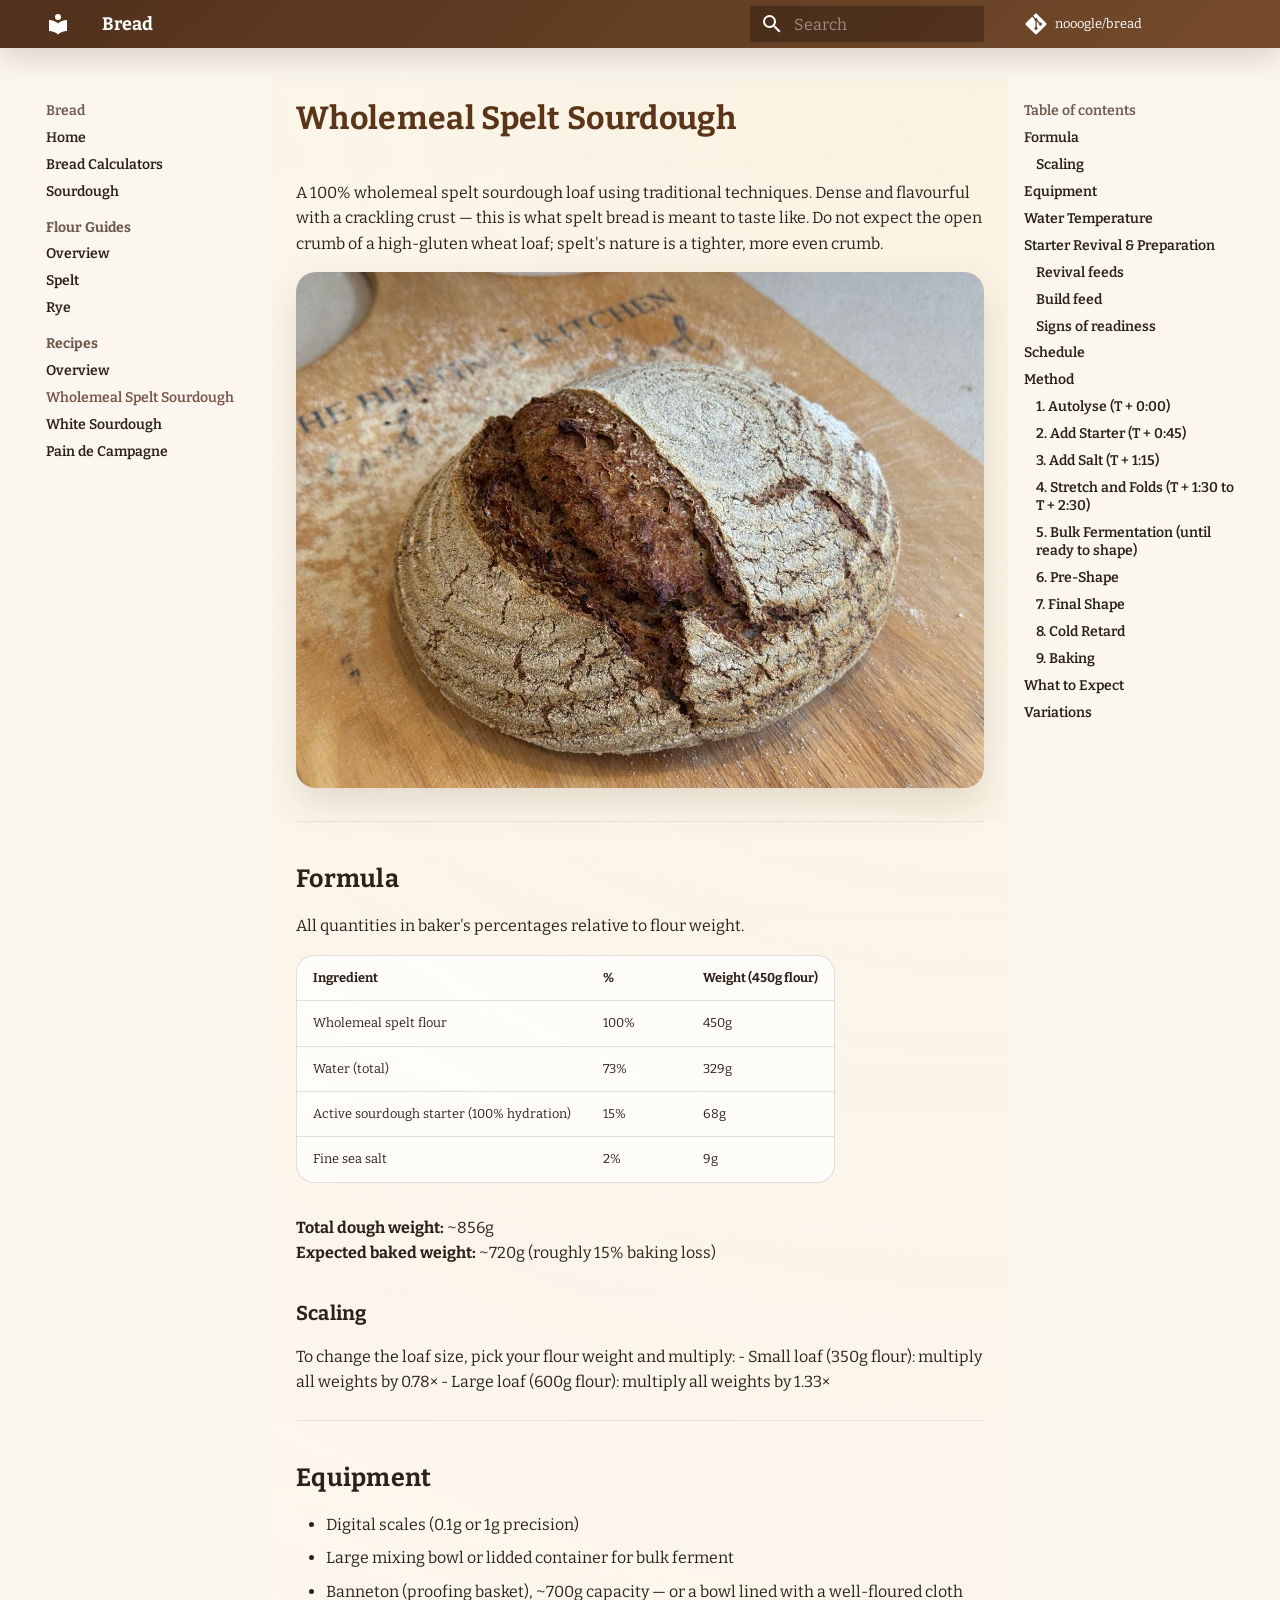
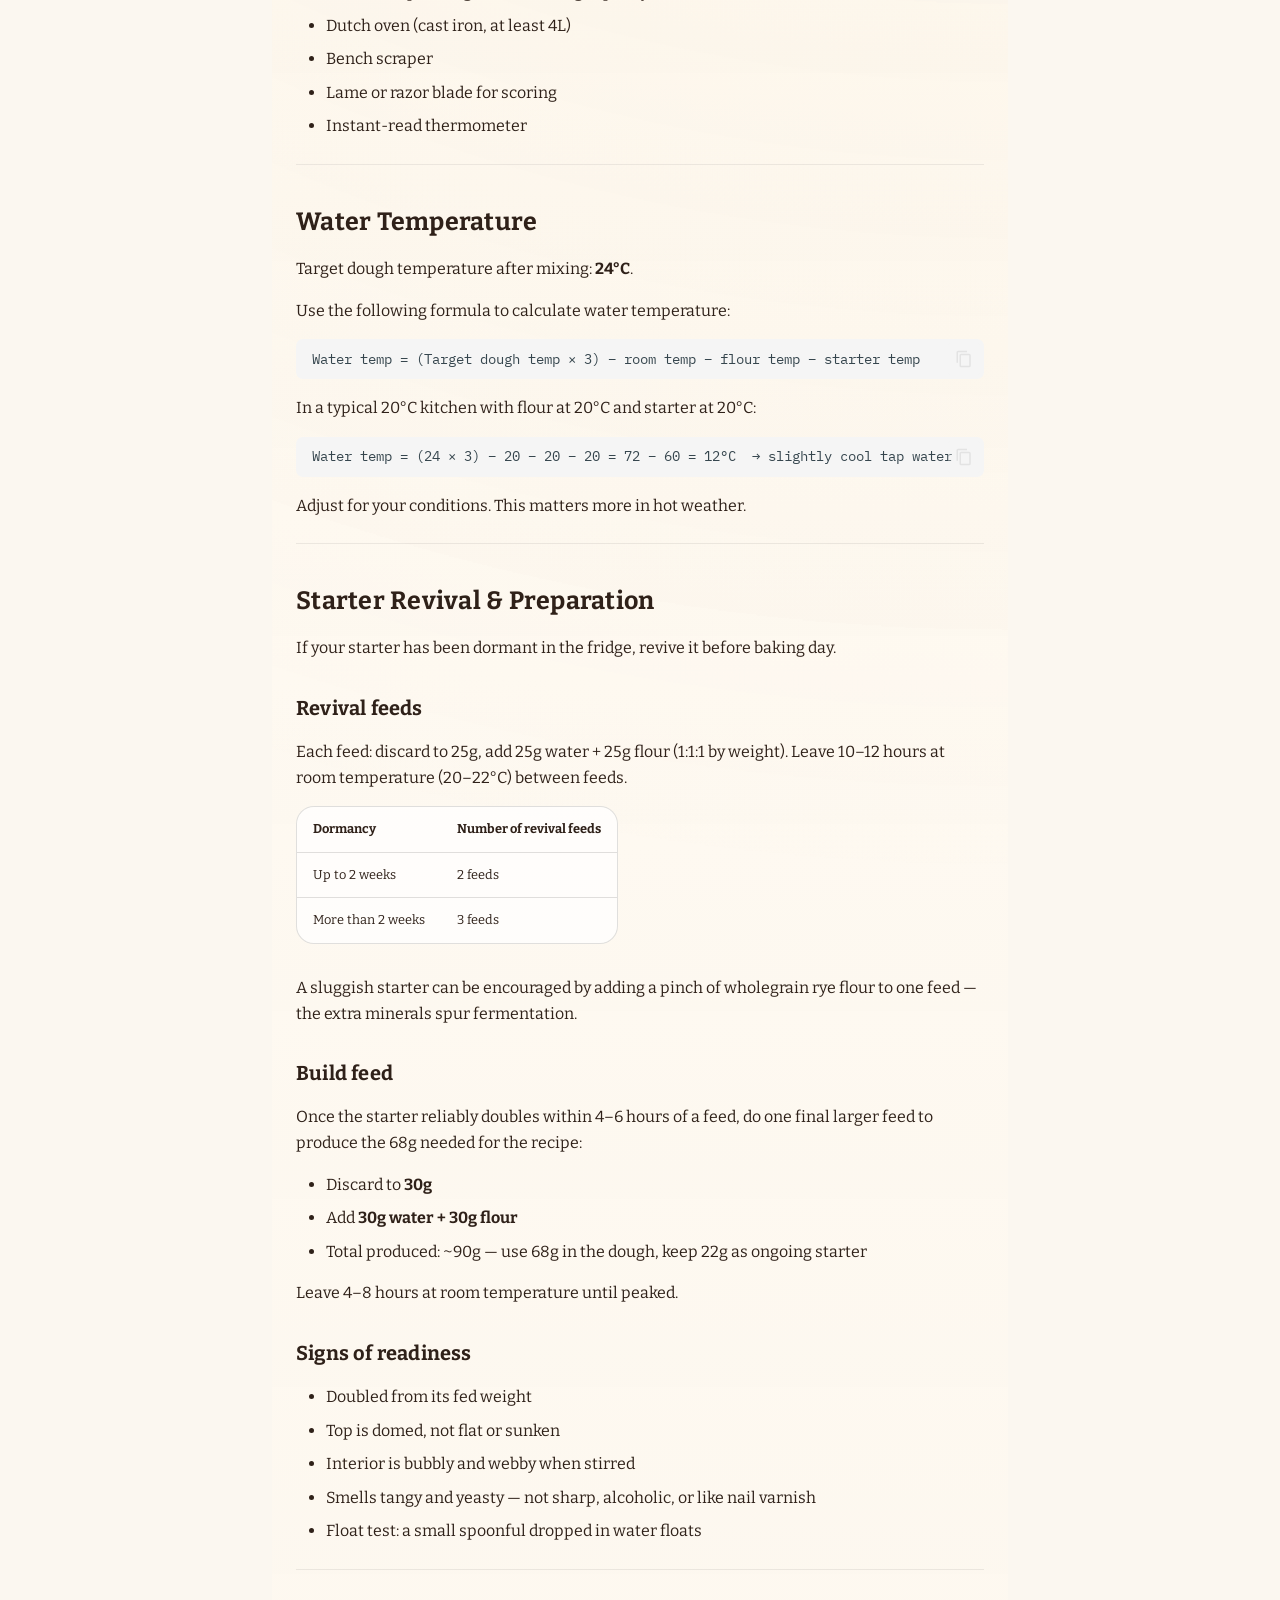
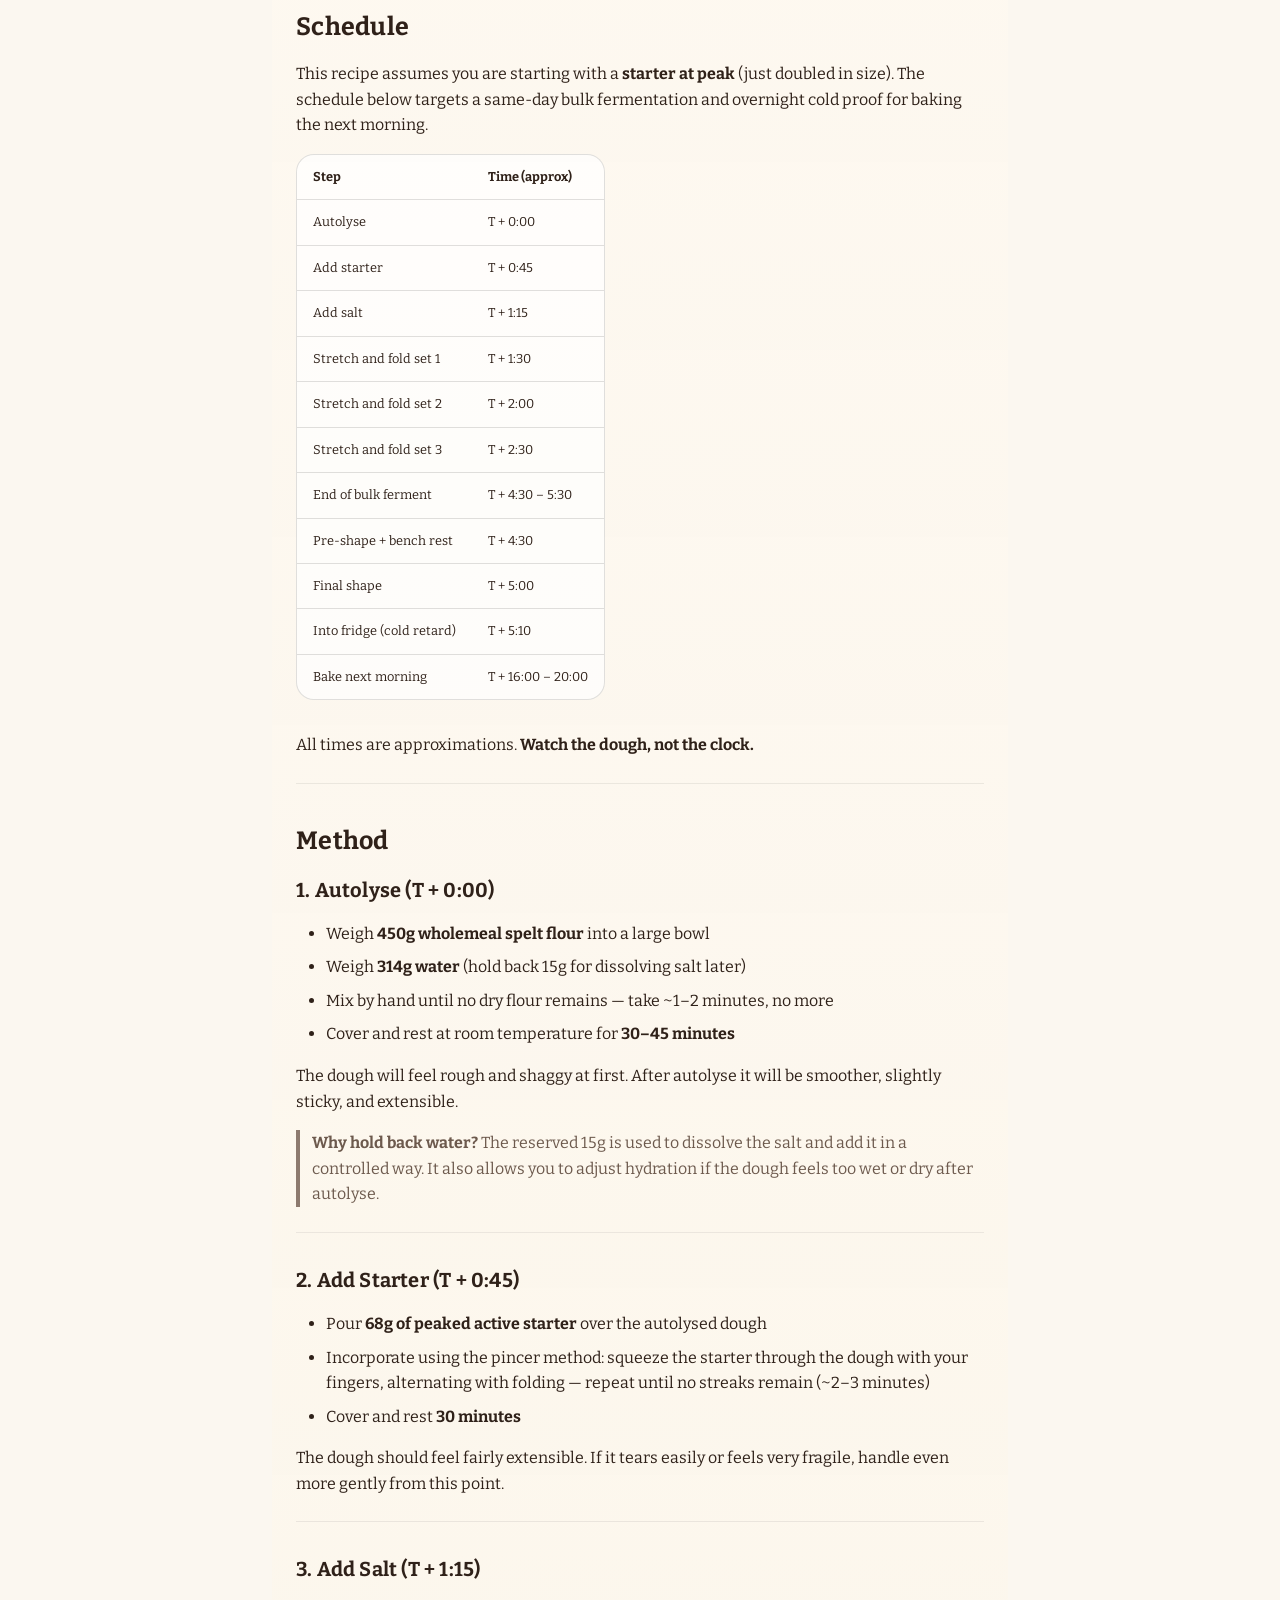
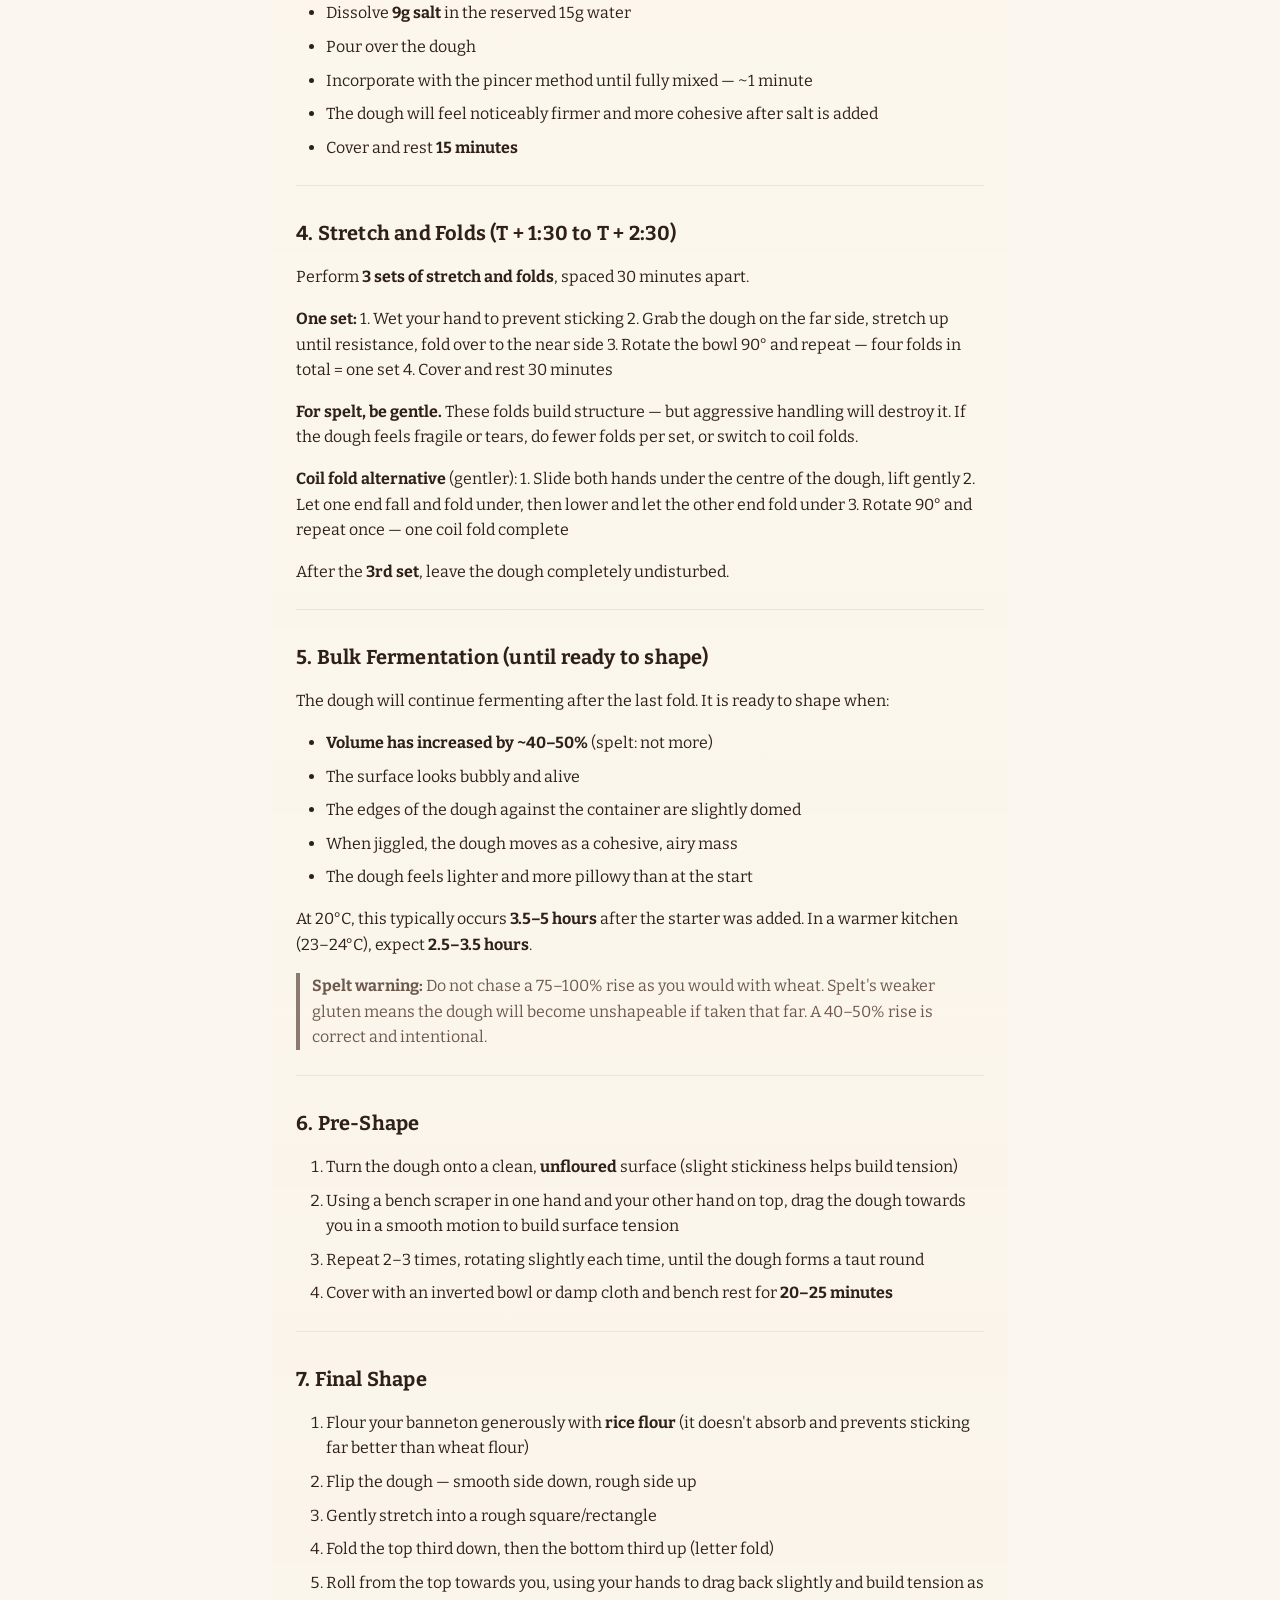
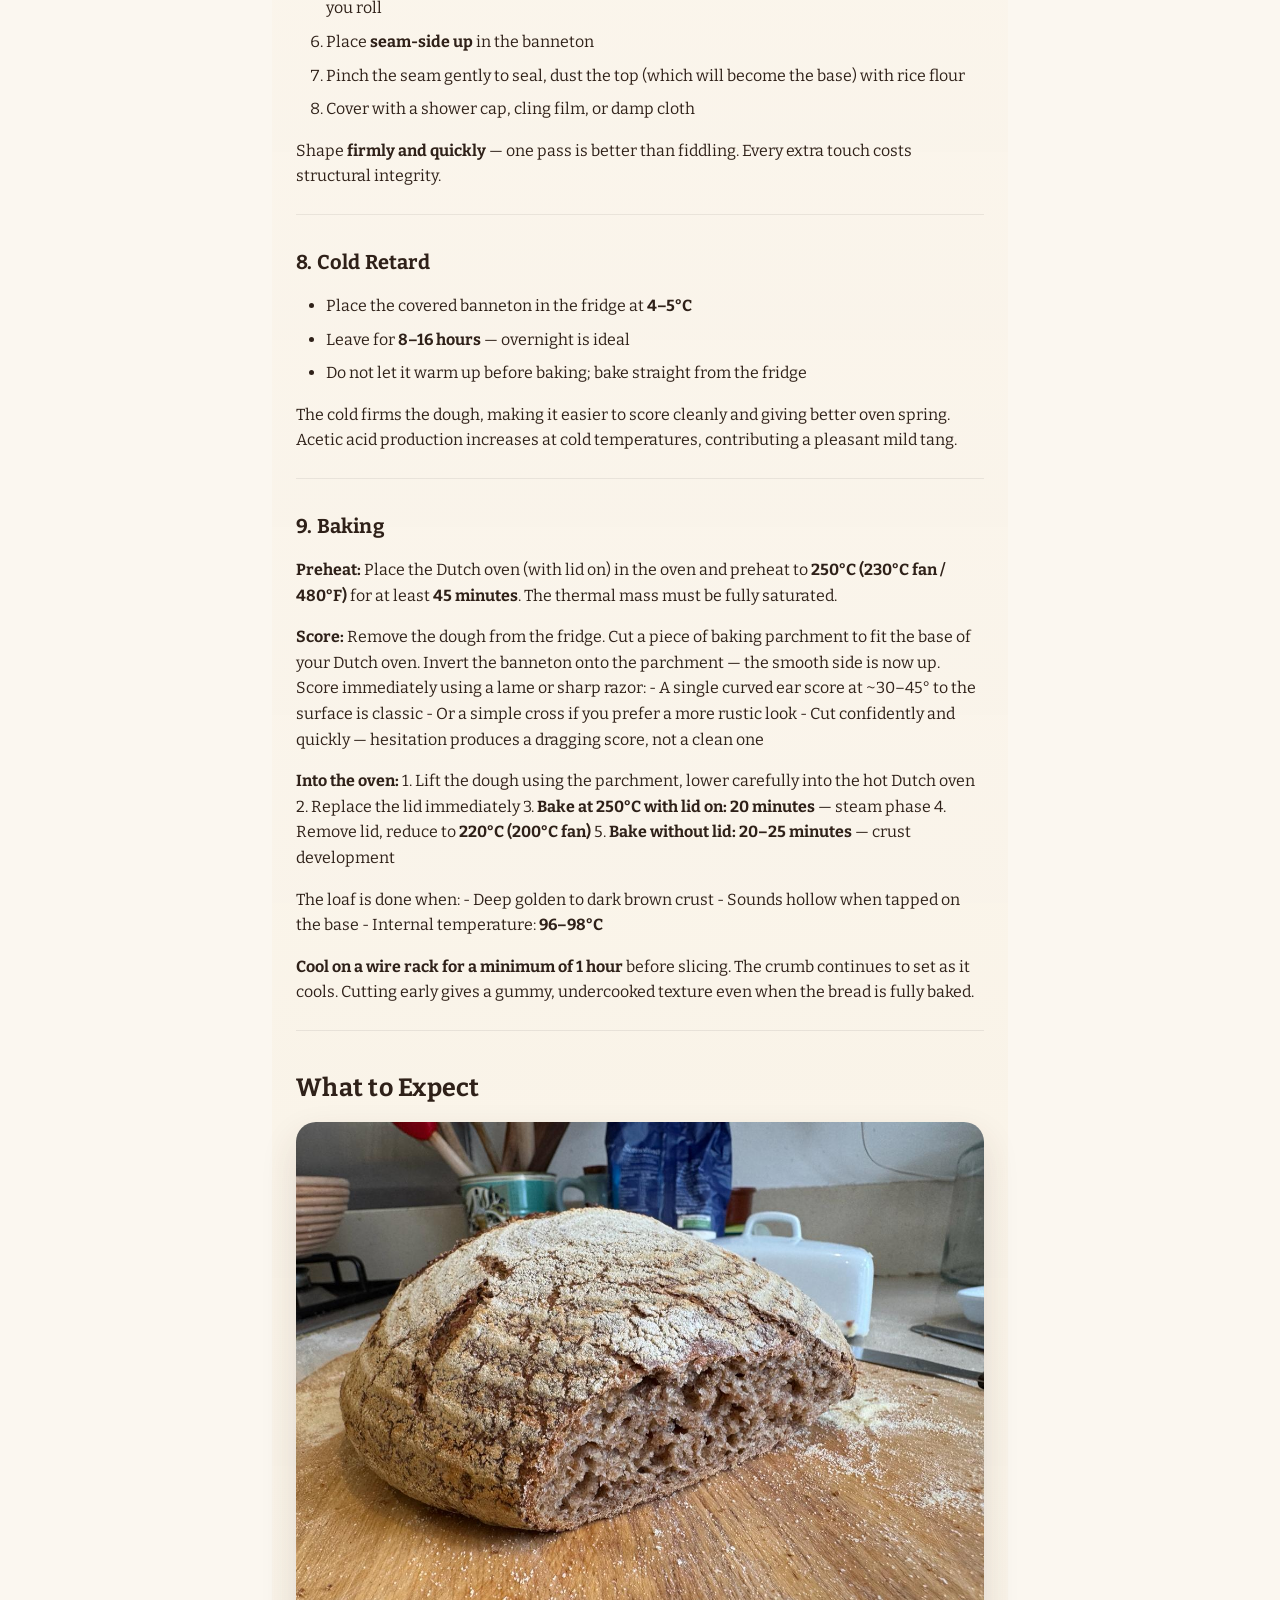
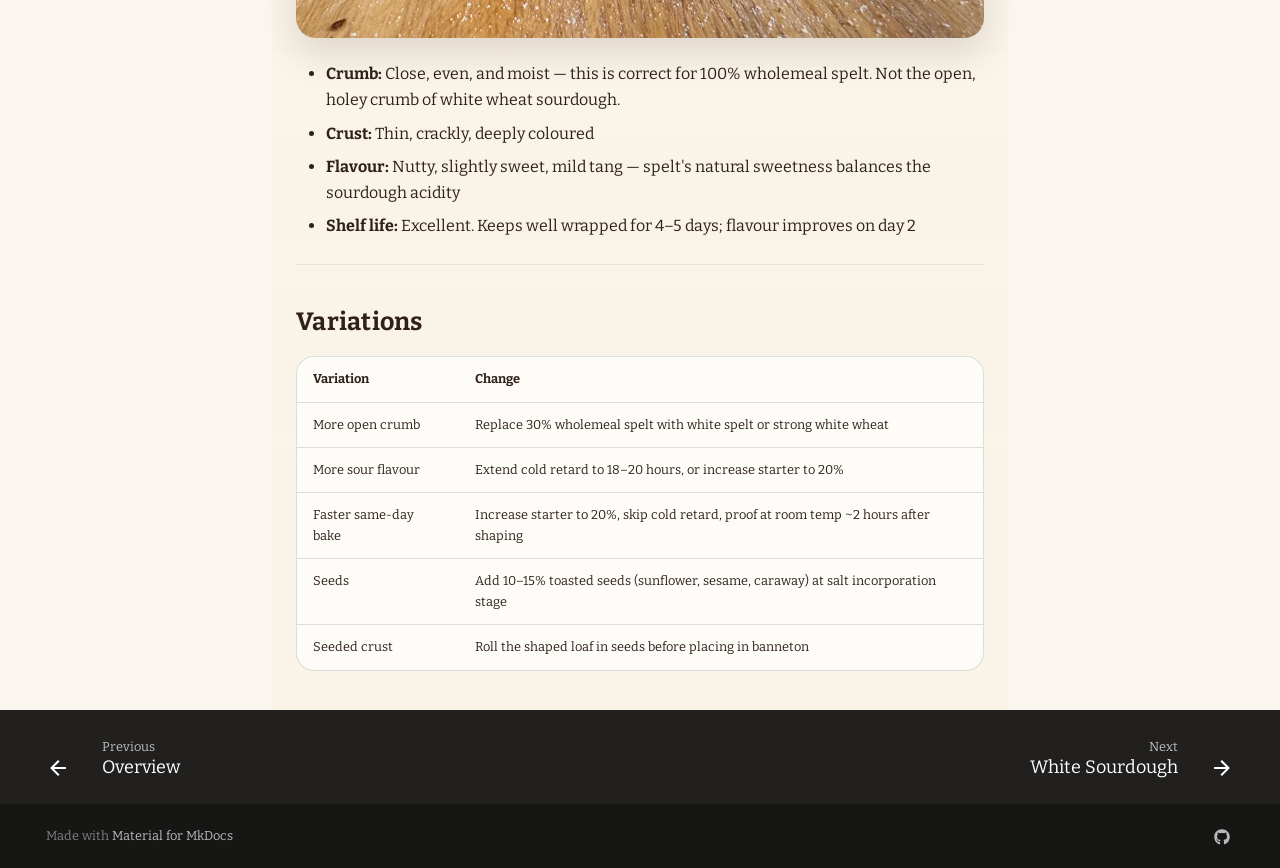
<file: site/recipes/wholemeal-spelt-sourdough/index.html>
<!doctype html>
<html lang="en" class="no-js">
  <head>
    
      <meta charset="utf-8">
      <meta name="viewport" content="width=device-width,initial-scale=1">
      
        <meta name="description" content="Home bread baking notes, flour guides, and sourdough recipes.">
      
      
      
        <link rel="canonical" href="https://nooogle.github.io/bread/recipes/wholemeal-spelt-sourdough/">
      
      
        <link rel="prev" href="../">
      
      
        <link rel="next" href="../white-sourdough/">
      
      
        
      
      
      <link rel="icon" href="../../assets/images/favicon.png">
      <meta name="generator" content="mkdocs-1.6.1, mkdocs-material-9.7.6">
    
    
      
        <title>Wholemeal Spelt Sourdough - Bread</title>
      
    
    
      <link rel="stylesheet" href="../../assets/stylesheets/main.484c7ddc.min.css">
      
        
        <link rel="stylesheet" href="../../assets/stylesheets/palette.ab4e12ef.min.css">
      
      


    
    
      
    
    
      
        
        
        <link rel="preconnect" href="https://fonts.gstatic.com" crossorigin>
        <link rel="stylesheet" href="https://fonts.googleapis.com/css?family=Bitter:300,300i,400,400i,700,700i%7CIBM+Plex+Mono:400,400i,700,700i&display=fallback">
        <style>:root{--md-text-font:"Bitter";--md-code-font:"IBM Plex Mono"}</style>
      
    
    
      <link rel="stylesheet" href="../../stylesheets/extra.css">
    
    <script>__md_scope=new URL("../..",location),__md_hash=e=>[...e].reduce(((e,_)=>(e<<5)-e+_.charCodeAt(0)),0),__md_get=(e,_=localStorage,t=__md_scope)=>JSON.parse(_.getItem(t.pathname+"."+e)),__md_set=(e,_,t=localStorage,a=__md_scope)=>{try{t.setItem(a.pathname+"."+e,JSON.stringify(_))}catch(e){}}</script>
    
      

    
    
  </head>
  
  
    
    
      
    
    
    
    
    <body dir="ltr" data-md-color-scheme="default" data-md-color-primary="brown" data-md-color-accent="amber">
  
    
    <input class="md-toggle" data-md-toggle="drawer" type="checkbox" id="__drawer" autocomplete="off">
    <input class="md-toggle" data-md-toggle="search" type="checkbox" id="__search" autocomplete="off">
    <label class="md-overlay" for="__drawer"></label>
    <div data-md-component="skip">
      
        
        <a href="#wholemeal-spelt-sourdough" class="md-skip">
          Skip to content
        </a>
      
    </div>
    <div data-md-component="announce">
      
    </div>
    
    
      

  

<header class="md-header md-header--shadow" data-md-component="header">
  <nav class="md-header__inner md-grid" aria-label="Header">
    <a href="../.." title="Bread" class="md-header__button md-logo" aria-label="Bread" data-md-component="logo">
      
  
  <svg xmlns="http://www.w3.org/2000/svg" viewBox="0 0 24 24"><path d="M12 8a3 3 0 0 0 3-3 3 3 0 0 0-3-3 3 3 0 0 0-3 3 3 3 0 0 0 3 3m0 3.54C9.64 9.35 6.5 8 3 8v11c3.5 0 6.64 1.35 9 3.54 2.36-2.19 5.5-3.54 9-3.54V8c-3.5 0-6.64 1.35-9 3.54"/></svg>

    </a>
    <label class="md-header__button md-icon" for="__drawer">
      
      <svg xmlns="http://www.w3.org/2000/svg" viewBox="0 0 24 24"><path d="M3 6h18v2H3zm0 5h18v2H3zm0 5h18v2H3z"/></svg>
    </label>
    <div class="md-header__title" data-md-component="header-title">
      <div class="md-header__ellipsis">
        <div class="md-header__topic">
          <span class="md-ellipsis">
            Bread
          </span>
        </div>
        <div class="md-header__topic" data-md-component="header-topic">
          <span class="md-ellipsis">
            
              Wholemeal Spelt Sourdough
            
          </span>
        </div>
      </div>
    </div>
    
      
        <form class="md-header__option" data-md-component="palette">
  
    
    
    
    <input class="md-option" data-md-color-media="" data-md-color-scheme="default" data-md-color-primary="brown" data-md-color-accent="amber"  aria-hidden="true"  type="radio" name="__palette" id="__palette_0">
    
  
</form>
      
    
    
      <script>var palette=__md_get("__palette");if(palette&&palette.color){if("(prefers-color-scheme)"===palette.color.media){var media=matchMedia("(prefers-color-scheme: light)"),input=document.querySelector(media.matches?"[data-md-color-media='(prefers-color-scheme: light)']":"[data-md-color-media='(prefers-color-scheme: dark)']");palette.color.media=input.getAttribute("data-md-color-media"),palette.color.scheme=input.getAttribute("data-md-color-scheme"),palette.color.primary=input.getAttribute("data-md-color-primary"),palette.color.accent=input.getAttribute("data-md-color-accent")}for(var[key,value]of Object.entries(palette.color))document.body.setAttribute("data-md-color-"+key,value)}</script>
    
    
    
      
      
        <label class="md-header__button md-icon" for="__search">
          
          <svg xmlns="http://www.w3.org/2000/svg" viewBox="0 0 24 24"><path d="M9.5 3A6.5 6.5 0 0 1 16 9.5c0 1.61-.59 3.09-1.56 4.23l.27.27h.79l5 5-1.5 1.5-5-5v-.79l-.27-.27A6.52 6.52 0 0 1 9.5 16 6.5 6.5 0 0 1 3 9.5 6.5 6.5 0 0 1 9.5 3m0 2C7 5 5 7 5 9.5S7 14 9.5 14 14 12 14 9.5 12 5 9.5 5"/></svg>
        </label>
        <div class="md-search" data-md-component="search" role="dialog">
  <label class="md-search__overlay" for="__search"></label>
  <div class="md-search__inner" role="search">
    <form class="md-search__form" name="search">
      <input type="text" class="md-search__input" name="query" aria-label="Search" placeholder="Search" autocapitalize="off" autocorrect="off" autocomplete="off" spellcheck="false" data-md-component="search-query" required>
      <label class="md-search__icon md-icon" for="__search">
        
        <svg xmlns="http://www.w3.org/2000/svg" viewBox="0 0 24 24"><path d="M9.5 3A6.5 6.5 0 0 1 16 9.5c0 1.61-.59 3.09-1.56 4.23l.27.27h.79l5 5-1.5 1.5-5-5v-.79l-.27-.27A6.52 6.52 0 0 1 9.5 16 6.5 6.5 0 0 1 3 9.5 6.5 6.5 0 0 1 9.5 3m0 2C7 5 5 7 5 9.5S7 14 9.5 14 14 12 14 9.5 12 5 9.5 5"/></svg>
        
        <svg xmlns="http://www.w3.org/2000/svg" viewBox="0 0 24 24"><path d="M20 11v2H8l5.5 5.5-1.42 1.42L4.16 12l7.92-7.92L13.5 5.5 8 11z"/></svg>
      </label>
      <nav class="md-search__options" aria-label="Search">
        
        <button type="reset" class="md-search__icon md-icon" title="Clear" aria-label="Clear" tabindex="-1">
          
          <svg xmlns="http://www.w3.org/2000/svg" viewBox="0 0 24 24"><path d="M19 6.41 17.59 5 12 10.59 6.41 5 5 6.41 10.59 12 5 17.59 6.41 19 12 13.41 17.59 19 19 17.59 13.41 12z"/></svg>
        </button>
      </nav>
      
        <div class="md-search__suggest" data-md-component="search-suggest"></div>
      
    </form>
    <div class="md-search__output">
      <div class="md-search__scrollwrap" tabindex="0" data-md-scrollfix>
        <div class="md-search-result" data-md-component="search-result">
          <div class="md-search-result__meta">
            Initializing search
          </div>
          <ol class="md-search-result__list" role="presentation"></ol>
        </div>
      </div>
    </div>
  </div>
</div>
      
    
    
      <div class="md-header__source">
        <a href="https://github.com/nooogle/bread" title="Go to repository" class="md-source" data-md-component="source">
  <div class="md-source__icon md-icon">
    
    <svg xmlns="http://www.w3.org/2000/svg" viewBox="0 0 448 512"><!--! Font Awesome Free 7.1.0 by @fontawesome - https://fontawesome.com License - https://fontawesome.com/license/free (Icons: CC BY 4.0, Fonts: SIL OFL 1.1, Code: MIT License) Copyright 2025 Fonticons, Inc.--><path d="M439.6 236.1 244 40.5c-5.4-5.5-12.8-8.5-20.4-8.5s-15 3-20.4 8.4L162.5 81l51.5 51.5c27.1-9.1 52.7 16.8 43.4 43.7l49.7 49.7c34.2-11.8 61.2 31 35.5 56.7-26.5 26.5-70.2-2.9-56-37.3L240.3 199v121.9c25.3 12.5 22.3 41.8 9.1 55-6.4 6.4-15.2 10.1-24.3 10.1s-17.8-3.6-24.3-10.1c-17.6-17.6-11.1-46.9 11.2-56v-123c-20.8-8.5-24.6-30.7-18.6-45L142.6 101 8.5 235.1C3 240.6 0 247.9 0 255.5s3 15 8.5 20.4l195.6 195.7c5.4 5.4 12.7 8.4 20.4 8.4s15-3 20.4-8.4l194.7-194.7c5.4-5.4 8.4-12.8 8.4-20.4s-3-15-8.4-20.4"/></svg>
  </div>
  <div class="md-source__repository">
    nooogle/bread
  </div>
</a>
      </div>
    
  </nav>
  
</header>
    
    <div class="md-container" data-md-component="container">
      
      
        
          
        
      
      <main class="md-main" data-md-component="main">
        <div class="md-main__inner md-grid">
          
            
              
              <div class="md-sidebar md-sidebar--primary" data-md-component="sidebar" data-md-type="navigation" >
                <div class="md-sidebar__scrollwrap">
                  <div class="md-sidebar__inner">
                    



<nav class="md-nav md-nav--primary" aria-label="Navigation" data-md-level="0">
  <label class="md-nav__title" for="__drawer">
    <a href="../.." title="Bread" class="md-nav__button md-logo" aria-label="Bread" data-md-component="logo">
      
  
  <svg xmlns="http://www.w3.org/2000/svg" viewBox="0 0 24 24"><path d="M12 8a3 3 0 0 0 3-3 3 3 0 0 0-3-3 3 3 0 0 0-3 3 3 3 0 0 0 3 3m0 3.54C9.64 9.35 6.5 8 3 8v11c3.5 0 6.64 1.35 9 3.54 2.36-2.19 5.5-3.54 9-3.54V8c-3.5 0-6.64 1.35-9 3.54"/></svg>

    </a>
    Bread
  </label>
  
    <div class="md-nav__source">
      <a href="https://github.com/nooogle/bread" title="Go to repository" class="md-source" data-md-component="source">
  <div class="md-source__icon md-icon">
    
    <svg xmlns="http://www.w3.org/2000/svg" viewBox="0 0 448 512"><!--! Font Awesome Free 7.1.0 by @fontawesome - https://fontawesome.com License - https://fontawesome.com/license/free (Icons: CC BY 4.0, Fonts: SIL OFL 1.1, Code: MIT License) Copyright 2025 Fonticons, Inc.--><path d="M439.6 236.1 244 40.5c-5.4-5.5-12.8-8.5-20.4-8.5s-15 3-20.4 8.4L162.5 81l51.5 51.5c27.1-9.1 52.7 16.8 43.4 43.7l49.7 49.7c34.2-11.8 61.2 31 35.5 56.7-26.5 26.5-70.2-2.9-56-37.3L240.3 199v121.9c25.3 12.5 22.3 41.8 9.1 55-6.4 6.4-15.2 10.1-24.3 10.1s-17.8-3.6-24.3-10.1c-17.6-17.6-11.1-46.9 11.2-56v-123c-20.8-8.5-24.6-30.7-18.6-45L142.6 101 8.5 235.1C3 240.6 0 247.9 0 255.5s3 15 8.5 20.4l195.6 195.7c5.4 5.4 12.7 8.4 20.4 8.4s15-3 20.4-8.4l194.7-194.7c5.4-5.4 8.4-12.8 8.4-20.4s-3-15-8.4-20.4"/></svg>
  </div>
  <div class="md-source__repository">
    nooogle/bread
  </div>
</a>
    </div>
  
  <ul class="md-nav__list" data-md-scrollfix>
    
      
      
  
  
  
  
    <li class="md-nav__item">
      <a href="../.." class="md-nav__link">
        
  
  
  <span class="md-ellipsis">
    
  
    Home
  

    
  </span>
  
  

      </a>
    </li>
  

    
      
      
  
  
  
  
    <li class="md-nav__item">
      <a href="../../calculator/" class="md-nav__link">
        
  
  
  <span class="md-ellipsis">
    
  
    Bread Calculators
  

    
  </span>
  
  

      </a>
    </li>
  

    
      
      
  
  
  
  
    <li class="md-nav__item">
      <a href="../../sourdough/" class="md-nav__link">
        
  
  
  <span class="md-ellipsis">
    
  
    Sourdough
  

    
  </span>
  
  

      </a>
    </li>
  

    
      
      
  
  
  
  
    
    
    
    
      
        
        
      
    
    
    <li class="md-nav__item md-nav__item--section md-nav__item--nested">
      
        
        
        <input class="md-nav__toggle md-toggle " type="checkbox" id="__nav_4" >
        
          
          <label class="md-nav__link" for="__nav_4" id="__nav_4_label" tabindex="">
            
  
  
  <span class="md-ellipsis">
    
  
    Flour Guides
  

    
  </span>
  
  

            <span class="md-nav__icon md-icon"></span>
          </label>
        
        <nav class="md-nav" data-md-level="1" aria-labelledby="__nav_4_label" aria-expanded="false">
          <label class="md-nav__title" for="__nav_4">
            <span class="md-nav__icon md-icon"></span>
            
  
    Flour Guides
  

          </label>
          <ul class="md-nav__list" data-md-scrollfix>
            
              
                
  
  
  
  
    <li class="md-nav__item">
      <a href="../../flours/" class="md-nav__link">
        
  
  
  <span class="md-ellipsis">
    
  
    Overview
  

    
  </span>
  
  

      </a>
    </li>
  

              
            
              
                
  
  
  
  
    <li class="md-nav__item">
      <a href="../../flours/spelt/" class="md-nav__link">
        
  
  
  <span class="md-ellipsis">
    
  
    Spelt
  

    
  </span>
  
  

      </a>
    </li>
  

              
            
              
                
  
  
  
  
    <li class="md-nav__item">
      <a href="../../flours/rye/" class="md-nav__link">
        
  
  
  <span class="md-ellipsis">
    
  
    Rye
  

    
  </span>
  
  

      </a>
    </li>
  

              
            
          </ul>
        </nav>
      
    </li>
  

    
      
      
  
  
    
  
  
  
    
    
    
    
      
        
        
      
    
    
    <li class="md-nav__item md-nav__item--active md-nav__item--section md-nav__item--nested">
      
        
        
        <input class="md-nav__toggle md-toggle " type="checkbox" id="__nav_5" checked>
        
          
          <label class="md-nav__link" for="__nav_5" id="__nav_5_label" tabindex="">
            
  
  
  <span class="md-ellipsis">
    
  
    Recipes
  

    
  </span>
  
  

            <span class="md-nav__icon md-icon"></span>
          </label>
        
        <nav class="md-nav" data-md-level="1" aria-labelledby="__nav_5_label" aria-expanded="true">
          <label class="md-nav__title" for="__nav_5">
            <span class="md-nav__icon md-icon"></span>
            
  
    Recipes
  

          </label>
          <ul class="md-nav__list" data-md-scrollfix>
            
              
                
  
  
  
  
    <li class="md-nav__item">
      <a href="../" class="md-nav__link">
        
  
  
  <span class="md-ellipsis">
    
  
    Overview
  

    
  </span>
  
  

      </a>
    </li>
  

              
            
              
                
  
  
    
  
  
  
    <li class="md-nav__item md-nav__item--active">
      
      <input class="md-nav__toggle md-toggle" type="checkbox" id="__toc">
      
      
        
      
      
        <label class="md-nav__link md-nav__link--active" for="__toc">
          
  
  
  <span class="md-ellipsis">
    
  
    Wholemeal Spelt Sourdough
  

    
  </span>
  
  

          <span class="md-nav__icon md-icon"></span>
        </label>
      
      <a href="./" class="md-nav__link md-nav__link--active">
        
  
  
  <span class="md-ellipsis">
    
  
    Wholemeal Spelt Sourdough
  

    
  </span>
  
  

      </a>
      
        

<nav class="md-nav md-nav--secondary" aria-label="Table of contents">
  
  
  
    
  
  
    <label class="md-nav__title" for="__toc">
      <span class="md-nav__icon md-icon"></span>
      Table of contents
    </label>
    <ul class="md-nav__list" data-md-component="toc" data-md-scrollfix>
      
        <li class="md-nav__item">
  <a href="#formula" class="md-nav__link">
    <span class="md-ellipsis">
      
        Formula
      
    </span>
  </a>
  
    <nav class="md-nav" aria-label="Formula">
      <ul class="md-nav__list">
        
          <li class="md-nav__item">
  <a href="#scaling" class="md-nav__link">
    <span class="md-ellipsis">
      
        Scaling
      
    </span>
  </a>
  
</li>
        
      </ul>
    </nav>
  
</li>
      
        <li class="md-nav__item">
  <a href="#equipment" class="md-nav__link">
    <span class="md-ellipsis">
      
        Equipment
      
    </span>
  </a>
  
</li>
      
        <li class="md-nav__item">
  <a href="#water-temperature" class="md-nav__link">
    <span class="md-ellipsis">
      
        Water Temperature
      
    </span>
  </a>
  
</li>
      
        <li class="md-nav__item">
  <a href="#starter-revival-preparation" class="md-nav__link">
    <span class="md-ellipsis">
      
        Starter Revival &amp; Preparation
      
    </span>
  </a>
  
    <nav class="md-nav" aria-label="Starter Revival &amp; Preparation">
      <ul class="md-nav__list">
        
          <li class="md-nav__item">
  <a href="#revival-feeds" class="md-nav__link">
    <span class="md-ellipsis">
      
        Revival feeds
      
    </span>
  </a>
  
</li>
        
          <li class="md-nav__item">
  <a href="#build-feed" class="md-nav__link">
    <span class="md-ellipsis">
      
        Build feed
      
    </span>
  </a>
  
</li>
        
          <li class="md-nav__item">
  <a href="#signs-of-readiness" class="md-nav__link">
    <span class="md-ellipsis">
      
        Signs of readiness
      
    </span>
  </a>
  
</li>
        
      </ul>
    </nav>
  
</li>
      
        <li class="md-nav__item">
  <a href="#schedule" class="md-nav__link">
    <span class="md-ellipsis">
      
        Schedule
      
    </span>
  </a>
  
</li>
      
        <li class="md-nav__item">
  <a href="#method" class="md-nav__link">
    <span class="md-ellipsis">
      
        Method
      
    </span>
  </a>
  
    <nav class="md-nav" aria-label="Method">
      <ul class="md-nav__list">
        
          <li class="md-nav__item">
  <a href="#1-autolyse-t-000" class="md-nav__link">
    <span class="md-ellipsis">
      
        1. Autolyse (T + 0:00)
      
    </span>
  </a>
  
</li>
        
          <li class="md-nav__item">
  <a href="#2-add-starter-t-045" class="md-nav__link">
    <span class="md-ellipsis">
      
        2. Add Starter (T + 0:45)
      
    </span>
  </a>
  
</li>
        
          <li class="md-nav__item">
  <a href="#3-add-salt-t-115" class="md-nav__link">
    <span class="md-ellipsis">
      
        3. Add Salt (T + 1:15)
      
    </span>
  </a>
  
</li>
        
          <li class="md-nav__item">
  <a href="#4-stretch-and-folds-t-130-to-t-230" class="md-nav__link">
    <span class="md-ellipsis">
      
        4. Stretch and Folds (T + 1:30 to T + 2:30)
      
    </span>
  </a>
  
</li>
        
          <li class="md-nav__item">
  <a href="#5-bulk-fermentation-until-ready-to-shape" class="md-nav__link">
    <span class="md-ellipsis">
      
        5. Bulk Fermentation (until ready to shape)
      
    </span>
  </a>
  
</li>
        
          <li class="md-nav__item">
  <a href="#6-pre-shape" class="md-nav__link">
    <span class="md-ellipsis">
      
        6. Pre-Shape
      
    </span>
  </a>
  
</li>
        
          <li class="md-nav__item">
  <a href="#7-final-shape" class="md-nav__link">
    <span class="md-ellipsis">
      
        7. Final Shape
      
    </span>
  </a>
  
</li>
        
          <li class="md-nav__item">
  <a href="#8-cold-retard" class="md-nav__link">
    <span class="md-ellipsis">
      
        8. Cold Retard
      
    </span>
  </a>
  
</li>
        
          <li class="md-nav__item">
  <a href="#9-baking" class="md-nav__link">
    <span class="md-ellipsis">
      
        9. Baking
      
    </span>
  </a>
  
</li>
        
      </ul>
    </nav>
  
</li>
      
        <li class="md-nav__item">
  <a href="#what-to-expect" class="md-nav__link">
    <span class="md-ellipsis">
      
        What to Expect
      
    </span>
  </a>
  
</li>
      
        <li class="md-nav__item">
  <a href="#variations" class="md-nav__link">
    <span class="md-ellipsis">
      
        Variations
      
    </span>
  </a>
  
</li>
      
    </ul>
  
</nav>
      
    </li>
  

              
            
              
                
  
  
  
  
    <li class="md-nav__item">
      <a href="../white-sourdough/" class="md-nav__link">
        
  
  
  <span class="md-ellipsis">
    
  
    White Sourdough
  

    
  </span>
  
  

      </a>
    </li>
  

              
            
              
                
  
  
  
  
    <li class="md-nav__item">
      <a href="../pain-de-campagne/" class="md-nav__link">
        
  
  
  <span class="md-ellipsis">
    
  
    Pain de Campagne
  

    
  </span>
  
  

      </a>
    </li>
  

              
            
          </ul>
        </nav>
      
    </li>
  

    
  </ul>
</nav>
                  </div>
                </div>
              </div>
            
            
              
              <div class="md-sidebar md-sidebar--secondary" data-md-component="sidebar" data-md-type="toc" >
                <div class="md-sidebar__scrollwrap">
                  <div class="md-sidebar__inner">
                    

<nav class="md-nav md-nav--secondary" aria-label="Table of contents">
  
  
  
    
  
  
    <label class="md-nav__title" for="__toc">
      <span class="md-nav__icon md-icon"></span>
      Table of contents
    </label>
    <ul class="md-nav__list" data-md-component="toc" data-md-scrollfix>
      
        <li class="md-nav__item">
  <a href="#formula" class="md-nav__link">
    <span class="md-ellipsis">
      
        Formula
      
    </span>
  </a>
  
    <nav class="md-nav" aria-label="Formula">
      <ul class="md-nav__list">
        
          <li class="md-nav__item">
  <a href="#scaling" class="md-nav__link">
    <span class="md-ellipsis">
      
        Scaling
      
    </span>
  </a>
  
</li>
        
      </ul>
    </nav>
  
</li>
      
        <li class="md-nav__item">
  <a href="#equipment" class="md-nav__link">
    <span class="md-ellipsis">
      
        Equipment
      
    </span>
  </a>
  
</li>
      
        <li class="md-nav__item">
  <a href="#water-temperature" class="md-nav__link">
    <span class="md-ellipsis">
      
        Water Temperature
      
    </span>
  </a>
  
</li>
      
        <li class="md-nav__item">
  <a href="#starter-revival-preparation" class="md-nav__link">
    <span class="md-ellipsis">
      
        Starter Revival &amp; Preparation
      
    </span>
  </a>
  
    <nav class="md-nav" aria-label="Starter Revival &amp; Preparation">
      <ul class="md-nav__list">
        
          <li class="md-nav__item">
  <a href="#revival-feeds" class="md-nav__link">
    <span class="md-ellipsis">
      
        Revival feeds
      
    </span>
  </a>
  
</li>
        
          <li class="md-nav__item">
  <a href="#build-feed" class="md-nav__link">
    <span class="md-ellipsis">
      
        Build feed
      
    </span>
  </a>
  
</li>
        
          <li class="md-nav__item">
  <a href="#signs-of-readiness" class="md-nav__link">
    <span class="md-ellipsis">
      
        Signs of readiness
      
    </span>
  </a>
  
</li>
        
      </ul>
    </nav>
  
</li>
      
        <li class="md-nav__item">
  <a href="#schedule" class="md-nav__link">
    <span class="md-ellipsis">
      
        Schedule
      
    </span>
  </a>
  
</li>
      
        <li class="md-nav__item">
  <a href="#method" class="md-nav__link">
    <span class="md-ellipsis">
      
        Method
      
    </span>
  </a>
  
    <nav class="md-nav" aria-label="Method">
      <ul class="md-nav__list">
        
          <li class="md-nav__item">
  <a href="#1-autolyse-t-000" class="md-nav__link">
    <span class="md-ellipsis">
      
        1. Autolyse (T + 0:00)
      
    </span>
  </a>
  
</li>
        
          <li class="md-nav__item">
  <a href="#2-add-starter-t-045" class="md-nav__link">
    <span class="md-ellipsis">
      
        2. Add Starter (T + 0:45)
      
    </span>
  </a>
  
</li>
        
          <li class="md-nav__item">
  <a href="#3-add-salt-t-115" class="md-nav__link">
    <span class="md-ellipsis">
      
        3. Add Salt (T + 1:15)
      
    </span>
  </a>
  
</li>
        
          <li class="md-nav__item">
  <a href="#4-stretch-and-folds-t-130-to-t-230" class="md-nav__link">
    <span class="md-ellipsis">
      
        4. Stretch and Folds (T + 1:30 to T + 2:30)
      
    </span>
  </a>
  
</li>
        
          <li class="md-nav__item">
  <a href="#5-bulk-fermentation-until-ready-to-shape" class="md-nav__link">
    <span class="md-ellipsis">
      
        5. Bulk Fermentation (until ready to shape)
      
    </span>
  </a>
  
</li>
        
          <li class="md-nav__item">
  <a href="#6-pre-shape" class="md-nav__link">
    <span class="md-ellipsis">
      
        6. Pre-Shape
      
    </span>
  </a>
  
</li>
        
          <li class="md-nav__item">
  <a href="#7-final-shape" class="md-nav__link">
    <span class="md-ellipsis">
      
        7. Final Shape
      
    </span>
  </a>
  
</li>
        
          <li class="md-nav__item">
  <a href="#8-cold-retard" class="md-nav__link">
    <span class="md-ellipsis">
      
        8. Cold Retard
      
    </span>
  </a>
  
</li>
        
          <li class="md-nav__item">
  <a href="#9-baking" class="md-nav__link">
    <span class="md-ellipsis">
      
        9. Baking
      
    </span>
  </a>
  
</li>
        
      </ul>
    </nav>
  
</li>
      
        <li class="md-nav__item">
  <a href="#what-to-expect" class="md-nav__link">
    <span class="md-ellipsis">
      
        What to Expect
      
    </span>
  </a>
  
</li>
      
        <li class="md-nav__item">
  <a href="#variations" class="md-nav__link">
    <span class="md-ellipsis">
      
        Variations
      
    </span>
  </a>
  
</li>
      
    </ul>
  
</nav>
                  </div>
                </div>
              </div>
            
          
          
            <div class="md-content" data-md-component="content">
              
              <article class="md-content__inner md-typeset">
                
                  


  
  


<h1 id="wholemeal-spelt-sourdough">Wholemeal Spelt Sourdough<a class="headerlink" href="#wholemeal-spelt-sourdough" title="Permanent link">&para;</a></h1>
<p>A 100% wholemeal spelt sourdough loaf using traditional techniques. Dense and flavourful with a crackling crust — this is what spelt bread is meant to taste like. Do not expect the open crumb of a high-gluten wheat loaf; spelt's nature is a tighter, more even crumb.</p>
<p><img alt="Wholemeal spelt sourdough loaf" src="../../images/spelt_1.jpeg" /></p>
<hr />
<h2 id="formula">Formula<a class="headerlink" href="#formula" title="Permanent link">&para;</a></h2>
<p>All quantities in baker's percentages relative to flour weight.</p>
<table>
<thead>
<tr>
<th>Ingredient</th>
<th>%</th>
<th>Weight (450g flour)</th>
</tr>
</thead>
<tbody>
<tr>
<td>Wholemeal spelt flour</td>
<td>100%</td>
<td>450g</td>
</tr>
<tr>
<td>Water (total)</td>
<td>73%</td>
<td>329g</td>
</tr>
<tr>
<td>Active sourdough starter (100% hydration)</td>
<td>15%</td>
<td>68g</td>
</tr>
<tr>
<td>Fine sea salt</td>
<td>2%</td>
<td>9g</td>
</tr>
</tbody>
</table>
<p><strong>Total dough weight:</strong> ~856g<br />
<strong>Expected baked weight:</strong> ~720g (roughly 15% baking loss)</p>
<h3 id="scaling">Scaling<a class="headerlink" href="#scaling" title="Permanent link">&para;</a></h3>
<p>To change the loaf size, pick your flour weight and multiply:
- Small loaf (350g flour): multiply all weights by 0.78×
- Large loaf (600g flour): multiply all weights by 1.33×</p>
<hr />
<h2 id="equipment">Equipment<a class="headerlink" href="#equipment" title="Permanent link">&para;</a></h2>
<ul>
<li>Digital scales (0.1g or 1g precision)</li>
<li>Large mixing bowl or lidded container for bulk ferment</li>
<li>Banneton (proofing basket), ~700g capacity — or a bowl lined with a well-floured cloth</li>
<li>Dutch oven (cast iron, at least 4L)</li>
<li>Bench scraper</li>
<li>Lame or razor blade for scoring</li>
<li>Instant-read thermometer</li>
</ul>
<hr />
<h2 id="water-temperature">Water Temperature<a class="headerlink" href="#water-temperature" title="Permanent link">&para;</a></h2>
<p>Target dough temperature after mixing: <strong>24°C</strong>.</p>
<p>Use the following formula to calculate water temperature:
<div class="highlight"><pre><span></span><code><a id="__codelineno-0-1" name="__codelineno-0-1" href="#__codelineno-0-1"></a>Water temp = (Target dough temp × 3) − room temp − flour temp − starter temp
</code></pre></div>
In a typical 20°C kitchen with flour at 20°C and starter at 20°C:
<div class="highlight"><pre><span></span><code><a id="__codelineno-1-1" name="__codelineno-1-1" href="#__codelineno-1-1"></a>Water temp = (24 × 3) − 20 − 20 − 20 = 72 − 60 = 12°C  → slightly cool tap water
</code></pre></div>
Adjust for your conditions. This matters more in hot weather.</p>
<hr />
<h2 id="starter-revival-preparation">Starter Revival &amp; Preparation<a class="headerlink" href="#starter-revival-preparation" title="Permanent link">&para;</a></h2>
<p>If your starter has been dormant in the fridge, revive it before baking day.</p>
<h3 id="revival-feeds">Revival feeds<a class="headerlink" href="#revival-feeds" title="Permanent link">&para;</a></h3>
<p>Each feed: discard to 25g, add 25g water + 25g flour (1:1:1 by weight). Leave 10–12 hours at room temperature (20–22°C) between feeds.</p>
<table>
<thead>
<tr>
<th>Dormancy</th>
<th>Number of revival feeds</th>
</tr>
</thead>
<tbody>
<tr>
<td>Up to 2 weeks</td>
<td>2 feeds</td>
</tr>
<tr>
<td>More than 2 weeks</td>
<td>3 feeds</td>
</tr>
</tbody>
</table>
<p>A sluggish starter can be encouraged by adding a pinch of wholegrain rye flour to one feed — the extra minerals spur fermentation.</p>
<h3 id="build-feed">Build feed<a class="headerlink" href="#build-feed" title="Permanent link">&para;</a></h3>
<p>Once the starter reliably doubles within 4–6 hours of a feed, do one final larger feed to produce the 68g needed for the recipe:</p>
<ul>
<li>Discard to <strong>30g</strong></li>
<li>Add <strong>30g water + 30g flour</strong></li>
<li>Total produced: ~90g — use 68g in the dough, keep 22g as ongoing starter</li>
</ul>
<p>Leave 4–8 hours at room temperature until peaked.</p>
<h3 id="signs-of-readiness">Signs of readiness<a class="headerlink" href="#signs-of-readiness" title="Permanent link">&para;</a></h3>
<ul>
<li>Doubled from its fed weight</li>
<li>Top is domed, not flat or sunken</li>
<li>Interior is bubbly and webby when stirred</li>
<li>Smells tangy and yeasty — not sharp, alcoholic, or like nail varnish</li>
<li>Float test: a small spoonful dropped in water floats</li>
</ul>
<hr />
<h2 id="schedule">Schedule<a class="headerlink" href="#schedule" title="Permanent link">&para;</a></h2>
<p>This recipe assumes you are starting with a <strong>starter at peak</strong> (just doubled in size). The schedule below targets a same-day bulk fermentation and overnight cold proof for baking the next morning.</p>
<table>
<thead>
<tr>
<th>Step</th>
<th>Time (approx)</th>
</tr>
</thead>
<tbody>
<tr>
<td>Autolyse</td>
<td>T + 0:00</td>
</tr>
<tr>
<td>Add starter</td>
<td>T + 0:45</td>
</tr>
<tr>
<td>Add salt</td>
<td>T + 1:15</td>
</tr>
<tr>
<td>Stretch and fold set 1</td>
<td>T + 1:30</td>
</tr>
<tr>
<td>Stretch and fold set 2</td>
<td>T + 2:00</td>
</tr>
<tr>
<td>Stretch and fold set 3</td>
<td>T + 2:30</td>
</tr>
<tr>
<td>End of bulk ferment</td>
<td>T + 4:30 – 5:30</td>
</tr>
<tr>
<td>Pre-shape + bench rest</td>
<td>T + 4:30</td>
</tr>
<tr>
<td>Final shape</td>
<td>T + 5:00</td>
</tr>
<tr>
<td>Into fridge (cold retard)</td>
<td>T + 5:10</td>
</tr>
<tr>
<td>Bake next morning</td>
<td>T + 16:00 – 20:00</td>
</tr>
</tbody>
</table>
<p>All times are approximations. <strong>Watch the dough, not the clock.</strong></p>
<hr />
<h2 id="method">Method<a class="headerlink" href="#method" title="Permanent link">&para;</a></h2>
<h3 id="1-autolyse-t-000">1. Autolyse (T + 0:00)<a class="headerlink" href="#1-autolyse-t-000" title="Permanent link">&para;</a></h3>
<ul>
<li>Weigh <strong>450g wholemeal spelt flour</strong> into a large bowl</li>
<li>Weigh <strong>314g water</strong> (hold back 15g for dissolving salt later)</li>
<li>Mix by hand until no dry flour remains — take ~1–2 minutes, no more</li>
<li>Cover and rest at room temperature for <strong>30–45 minutes</strong></li>
</ul>
<p>The dough will feel rough and shaggy at first. After autolyse it will be smoother, slightly sticky, and extensible.</p>
<blockquote>
<p><strong>Why hold back water?</strong> The reserved 15g is used to dissolve the salt and add it in a controlled way. It also allows you to adjust hydration if the dough feels too wet or dry after autolyse.</p>
</blockquote>
<hr />
<h3 id="2-add-starter-t-045">2. Add Starter (T + 0:45)<a class="headerlink" href="#2-add-starter-t-045" title="Permanent link">&para;</a></h3>
<ul>
<li>Pour <strong>68g of peaked active starter</strong> over the autolysed dough</li>
<li>Incorporate using the pincer method: squeeze the starter through the dough with your fingers, alternating with folding — repeat until no streaks remain (~2–3 minutes)</li>
<li>Cover and rest <strong>30 minutes</strong></li>
</ul>
<p>The dough should feel fairly extensible. If it tears easily or feels very fragile, handle even more gently from this point.</p>
<hr />
<h3 id="3-add-salt-t-115">3. Add Salt (T + 1:15)<a class="headerlink" href="#3-add-salt-t-115" title="Permanent link">&para;</a></h3>
<ul>
<li>Dissolve <strong>9g salt</strong> in the reserved 15g water</li>
<li>Pour over the dough</li>
<li>Incorporate with the pincer method until fully mixed — ~1 minute</li>
<li>The dough will feel noticeably firmer and more cohesive after salt is added</li>
<li>Cover and rest <strong>15 minutes</strong></li>
</ul>
<hr />
<h3 id="4-stretch-and-folds-t-130-to-t-230">4. Stretch and Folds (T + 1:30 to T + 2:30)<a class="headerlink" href="#4-stretch-and-folds-t-130-to-t-230" title="Permanent link">&para;</a></h3>
<p>Perform <strong>3 sets of stretch and folds</strong>, spaced 30 minutes apart.</p>
<p><strong>One set:</strong>
1. Wet your hand to prevent sticking
2. Grab the dough on the far side, stretch up until resistance, fold over to the near side
3. Rotate the bowl 90° and repeat — four folds in total = one set
4. Cover and rest 30 minutes</p>
<p><strong>For spelt, be gentle.</strong> These folds build structure — but aggressive handling will destroy it. If the dough feels fragile or tears, do fewer folds per set, or switch to coil folds.</p>
<p><strong>Coil fold alternative</strong> (gentler):
1. Slide both hands under the centre of the dough, lift gently
2. Let one end fall and fold under, then lower and let the other end fold under
3. Rotate 90° and repeat once — one coil fold complete</p>
<p>After the <strong>3rd set</strong>, leave the dough completely undisturbed.</p>
<hr />
<h3 id="5-bulk-fermentation-until-ready-to-shape">5. Bulk Fermentation (until ready to shape)<a class="headerlink" href="#5-bulk-fermentation-until-ready-to-shape" title="Permanent link">&para;</a></h3>
<p>The dough will continue fermenting after the last fold. It is ready to shape when:</p>
<ul>
<li><strong>Volume has increased by ~40–50%</strong> (spelt: not more)</li>
<li>The surface looks bubbly and alive</li>
<li>The edges of the dough against the container are slightly domed</li>
<li>When jiggled, the dough moves as a cohesive, airy mass</li>
<li>The dough feels lighter and more pillowy than at the start</li>
</ul>
<p>At 20°C, this typically occurs <strong>3.5–5 hours</strong> after the starter was added. In a warmer kitchen (23–24°C), expect <strong>2.5–3.5 hours</strong>.</p>
<blockquote>
<p><strong>Spelt warning:</strong> Do not chase a 75–100% rise as you would with wheat. Spelt's weaker gluten means the dough will become unshapeable if taken that far. A 40–50% rise is correct and intentional.</p>
</blockquote>
<hr />
<h3 id="6-pre-shape">6. Pre-Shape<a class="headerlink" href="#6-pre-shape" title="Permanent link">&para;</a></h3>
<ol>
<li>Turn the dough onto a clean, <strong>unfloured</strong> surface (slight stickiness helps build tension)</li>
<li>Using a bench scraper in one hand and your other hand on top, drag the dough towards you in a smooth motion to build surface tension</li>
<li>Repeat 2–3 times, rotating slightly each time, until the dough forms a taut round</li>
<li>Cover with an inverted bowl or damp cloth and bench rest for <strong>20–25 minutes</strong></li>
</ol>
<hr />
<h3 id="7-final-shape">7. Final Shape<a class="headerlink" href="#7-final-shape" title="Permanent link">&para;</a></h3>
<ol>
<li>Flour your banneton generously with <strong>rice flour</strong> (it doesn't absorb and prevents sticking far better than wheat flour)</li>
<li>Flip the dough — smooth side down, rough side up</li>
<li>Gently stretch into a rough square/rectangle</li>
<li>Fold the top third down, then the bottom third up (letter fold)</li>
<li>Roll from the top towards you, using your hands to drag back slightly and build tension as you roll</li>
<li>Place <strong>seam-side up</strong> in the banneton</li>
<li>Pinch the seam gently to seal, dust the top (which will become the base) with rice flour</li>
<li>Cover with a shower cap, cling film, or damp cloth</li>
</ol>
<p>Shape <strong>firmly and quickly</strong> — one pass is better than fiddling. Every extra touch costs structural integrity.</p>
<hr />
<h3 id="8-cold-retard">8. Cold Retard<a class="headerlink" href="#8-cold-retard" title="Permanent link">&para;</a></h3>
<ul>
<li>Place the covered banneton in the fridge at <strong>4–5°C</strong></li>
<li>Leave for <strong>8–16 hours</strong> — overnight is ideal</li>
<li>Do not let it warm up before baking; bake straight from the fridge</li>
</ul>
<p>The cold firms the dough, making it easier to score cleanly and giving better oven spring. Acetic acid production increases at cold temperatures, contributing a pleasant mild tang.</p>
<hr />
<h3 id="9-baking">9. Baking<a class="headerlink" href="#9-baking" title="Permanent link">&para;</a></h3>
<p><strong>Preheat:</strong> Place the Dutch oven (with lid on) in the oven and preheat to <strong>250°C (230°C fan / 480°F)</strong> for at least <strong>45 minutes</strong>. The thermal mass must be fully saturated.</p>
<p><strong>Score:</strong> Remove the dough from the fridge. Cut a piece of baking parchment to fit the base of your Dutch oven. Invert the banneton onto the parchment — the smooth side is now up. Score immediately using a lame or sharp razor:
- A single curved ear score at ~30–45° to the surface is classic
- Or a simple cross if you prefer a more rustic look
- Cut confidently and quickly — hesitation produces a dragging score, not a clean one</p>
<p><strong>Into the oven:</strong>
1. Lift the dough using the parchment, lower carefully into the hot Dutch oven
2. Replace the lid immediately
3. <strong>Bake at 250°C with lid on: 20 minutes</strong> — steam phase
4. Remove lid, reduce to <strong>220°C (200°C fan)</strong>
5. <strong>Bake without lid: 20–25 minutes</strong> — crust development</p>
<p>The loaf is done when:
- Deep golden to dark brown crust
- Sounds hollow when tapped on the base
- Internal temperature: <strong>96–98°C</strong></p>
<p><strong>Cool on a wire rack for a minimum of 1 hour</strong> before slicing. The crumb continues to set as it cools. Cutting early gives a gummy, undercooked texture even when the bread is fully baked.</p>
<hr />
<h2 id="what-to-expect">What to Expect<a class="headerlink" href="#what-to-expect" title="Permanent link">&para;</a></h2>
<p><img alt="Crumb of wholemeal spelt sourdough" src="../../images/spelt_2.jpeg" /></p>
<ul>
<li><strong>Crumb:</strong> Close, even, and moist — this is correct for 100% wholemeal spelt. Not the open, holey crumb of white wheat sourdough.</li>
<li><strong>Crust:</strong> Thin, crackly, deeply coloured</li>
<li><strong>Flavour:</strong> Nutty, slightly sweet, mild tang — spelt's natural sweetness balances the sourdough acidity</li>
<li><strong>Shelf life:</strong> Excellent. Keeps well wrapped for 4–5 days; flavour improves on day 2</li>
</ul>
<hr />
<h2 id="variations">Variations<a class="headerlink" href="#variations" title="Permanent link">&para;</a></h2>
<table>
<thead>
<tr>
<th>Variation</th>
<th>Change</th>
</tr>
</thead>
<tbody>
<tr>
<td>More open crumb</td>
<td>Replace 30% wholemeal spelt with white spelt or strong white wheat</td>
</tr>
<tr>
<td>More sour flavour</td>
<td>Extend cold retard to 18–20 hours, or increase starter to 20%</td>
</tr>
<tr>
<td>Faster same-day bake</td>
<td>Increase starter to 20%, skip cold retard, proof at room temp ~2 hours after shaping</td>
</tr>
<tr>
<td>Seeds</td>
<td>Add 10–15% toasted seeds (sunflower, sesame, caraway) at salt incorporation stage</td>
</tr>
<tr>
<td>Seeded crust</td>
<td>Roll the shaped loaf in seeds before placing in banneton</td>
</tr>
</tbody>
</table>












                
              </article>
            </div>
          
          
<script>var target=document.getElementById(location.hash.slice(1));target&&target.name&&(target.checked=target.name.startsWith("__tabbed_"))</script>
        </div>
        
          <button type="button" class="md-top md-icon" data-md-component="top" hidden>
  
  <svg xmlns="http://www.w3.org/2000/svg" viewBox="0 0 24 24"><path d="M13 20h-2V8l-5.5 5.5-1.42-1.42L12 4.16l7.92 7.92-1.42 1.42L13 8z"/></svg>
  Back to top
</button>
        
      </main>
      
        <footer class="md-footer">
  
    
      
      <nav class="md-footer__inner md-grid" aria-label="Footer" >
        
          
          <a href="../" class="md-footer__link md-footer__link--prev" aria-label="Previous: Overview">
            <div class="md-footer__button md-icon">
              
              <svg xmlns="http://www.w3.org/2000/svg" viewBox="0 0 24 24"><path d="M20 11v2H8l5.5 5.5-1.42 1.42L4.16 12l7.92-7.92L13.5 5.5 8 11z"/></svg>
            </div>
            <div class="md-footer__title">
              <span class="md-footer__direction">
                Previous
              </span>
              <div class="md-ellipsis">
                Overview
              </div>
            </div>
          </a>
        
        
          
          <a href="../white-sourdough/" class="md-footer__link md-footer__link--next" aria-label="Next: White Sourdough">
            <div class="md-footer__title">
              <span class="md-footer__direction">
                Next
              </span>
              <div class="md-ellipsis">
                White Sourdough
              </div>
            </div>
            <div class="md-footer__button md-icon">
              
              <svg xmlns="http://www.w3.org/2000/svg" viewBox="0 0 24 24"><path d="M4 11v2h12l-5.5 5.5 1.42 1.42L19.84 12l-7.92-7.92L10.5 5.5 16 11z"/></svg>
            </div>
          </a>
        
      </nav>
    
  
  <div class="md-footer-meta md-typeset">
    <div class="md-footer-meta__inner md-grid">
      <div class="md-copyright">
  
  
    Made with
    <a href="https://squidfunk.github.io/mkdocs-material/" target="_blank" rel="noopener">
      Material for MkDocs
    </a>
  
</div>
      
        
<div class="md-social">
  
    
    
    
    
      
      
    
    <a href="https://github.com/nooogle/bread" target="_blank" rel="noopener" title="github.com" class="md-social__link">
      <svg xmlns="http://www.w3.org/2000/svg" viewBox="0 0 512 512"><!--! Font Awesome Free 7.1.0 by @fontawesome - https://fontawesome.com License - https://fontawesome.com/license/free (Icons: CC BY 4.0, Fonts: SIL OFL 1.1, Code: MIT License) Copyright 2025 Fonticons, Inc.--><path d="M173.9 397.4c0 2-2.3 3.6-5.2 3.6-3.3.3-5.6-1.3-5.6-3.6 0-2 2.3-3.6 5.2-3.6 3-.3 5.6 1.3 5.6 3.6m-31.1-4.5c-.7 2 1.3 4.3 4.3 4.9 2.6 1 5.6 0 6.2-2s-1.3-4.3-4.3-5.2c-2.6-.7-5.5.3-6.2 2.3m44.2-1.7c-2.9.7-4.9 2.6-4.6 4.9.3 2 2.9 3.3 5.9 2.6 2.9-.7 4.9-2.6 4.6-4.6-.3-1.9-3-3.2-5.9-2.9M252.8 8C114.1 8 8 113.3 8 252c0 110.9 69.8 205.8 169.5 239.2 12.8 2.3 17.3-5.6 17.3-12.1 0-6.2-.3-40.4-.3-61.4 0 0-70 15-84.7-29.8 0 0-11.4-29.1-27.8-36.6 0 0-22.9-15.7 1.6-15.4 0 0 24.9 2 38.6 25.8 21.9 38.6 58.6 27.5 72.9 20.9 2.3-16 8.8-27.1 16-33.7-55.9-6.2-112.3-14.3-112.3-110.5 0-27.5 7.6-41.3 23.6-58.9-2.6-6.5-11.1-33.3 2.6-67.9 20.9-6.5 69 27 69 27 20-5.6 41.5-8.5 62.8-8.5s42.8 2.9 62.8 8.5c0 0 48.1-33.6 69-27 13.7 34.7 5.2 61.4 2.6 67.9 16 17.7 25.8 31.5 25.8 58.9 0 96.5-58.9 104.2-114.8 110.5 9.2 7.9 17 22.9 17 46.4 0 33.7-.3 75.4-.3 83.6 0 6.5 4.6 14.4 17.3 12.1C436.2 457.8 504 362.9 504 252 504 113.3 391.5 8 252.8 8M105.2 352.9c-1.3 1-1 3.3.7 5.2 1.6 1.6 3.9 2.3 5.2 1 1.3-1 1-3.3-.7-5.2-1.6-1.6-3.9-2.3-5.2-1m-10.8-8.1c-.7 1.3.3 2.9 2.3 3.9 1.6 1 3.6.7 4.3-.7.7-1.3-.3-2.9-2.3-3.9-2-.6-3.6-.3-4.3.7m32.4 35.6c-1.6 1.3-1 4.3 1.3 6.2 2.3 2.3 5.2 2.6 6.5 1 1.3-1.3.7-4.3-1.3-6.2-2.2-2.3-5.2-2.6-6.5-1m-11.4-14.7c-1.6 1-1.6 3.6 0 5.9s4.3 3.3 5.6 2.3c1.6-1.3 1.6-3.9 0-6.2-1.4-2.3-4-3.3-5.6-2"/></svg>
    </a>
  
</div>
      
    </div>
  </div>
</footer>
      
    </div>
    <div class="md-dialog" data-md-component="dialog">
      <div class="md-dialog__inner md-typeset"></div>
    </div>
    
    
    
      
      
      <script id="__config" type="application/json">{"annotate": null, "base": "../..", "features": ["navigation.sections", "navigation.top", "navigation.footer", "content.code.copy", "search.highlight", "search.suggest"], "search": "../../assets/javascripts/workers/search.2c215733.min.js", "tags": null, "translations": {"clipboard.copied": "Copied to clipboard", "clipboard.copy": "Copy to clipboard", "search.result.more.one": "1 more on this page", "search.result.more.other": "# more on this page", "search.result.none": "No matching documents", "search.result.one": "1 matching document", "search.result.other": "# matching documents", "search.result.placeholder": "Type to start searching", "search.result.term.missing": "Missing", "select.version": "Select version"}, "version": null}</script>
    
    
      <script src="../../assets/javascripts/bundle.79ae519e.min.js"></script>
      
        <script src="../../javascripts/sourdough-calculator.js"></script>
      
    
  </body>
</html>
</file>
<file: site/stylesheets/extra.css>
:root {
  --md-primary-fg-color: #6f4322;
  --md-primary-fg-color--light: #9b6a42;
  --md-primary-fg-color--dark: #4a2813;
  --md-accent-fg-color: #bf6c1c;
  --bread-surface: #f8f1e4;
  --bread-ink: #3f2b1d;
}

[data-md-color-scheme="default"] {
  --md-default-bg-color: #fbf7f0;
  --md-default-fg-color: #2f2119;
  --md-default-fg-color--light: #6d5a4d;
  --md-default-fg-color--lighter: #8d7a6e;
}

.md-header {
  background:
    linear-gradient(135deg, rgba(74, 40, 19, 0.96), rgba(111, 67, 34, 0.96)),
    linear-gradient(90deg, rgba(255, 255, 255, 0.08), transparent 45%);
  box-shadow: 0 10px 30px rgba(74, 40, 19, 0.18);
}

.md-tabs {
  background: rgba(96, 57, 28, 0.94);
}

.md-content {
  background:
    radial-gradient(circle at top right, rgba(214, 177, 105, 0.12), transparent 28%),
    linear-gradient(180deg, rgba(255, 251, 244, 0.9), rgba(248, 241, 228, 0.72));
}

.md-typeset h1,
.md-typeset h2,
.md-typeset h3 {
  letter-spacing: 0.01em;
  font-weight: 700;
}

.md-typeset h1 {
  color: #5b3519;
}

.md-typeset img {
  border-radius: 1rem;
  box-shadow: 0 16px 36px rgba(74, 40, 19, 0.14);
}

.md-typeset table:not([class]) {
  background: rgba(255, 255, 255, 0.68);
  border-radius: 0.9rem;
  overflow: hidden;
}

.md-typeset code {
  border-radius: 0.35rem;
}

.md-nav__title,
.md-nav__link,
.md-tabs__link {
  font-weight: 600;
}

.bread-calculator-guide {
  display: grid;
  grid-template-columns: repeat(auto-fit, minmax(240px, 1fr));
  gap: 1rem;
  margin: 1.5rem 0 2rem;
}

.bread-calculator-guide__card {
  padding: 1.25rem;
  border: 1px solid rgba(111, 67, 34, 0.14);
  border-radius: 1.25rem;
  background:
    radial-gradient(circle at top right, rgba(214, 177, 105, 0.14), transparent 34%),
    linear-gradient(180deg, rgba(255, 251, 245, 0.96), rgba(243, 232, 213, 0.94));
  box-shadow: 0 18px 40px rgba(74, 40, 19, 0.08);
}

.bread-calculator-guide__card h2 {
  margin-top: 0.2rem;
  margin-bottom: 0.55rem;
}

.bread-calculator {
  display: grid;
  gap: 1.5rem;
  margin: 2rem 0 1rem;
}

.bread-calculator__intro,
.bread-calculator__panel,
.bread-calculator__card {
  border: 1px solid rgba(111, 67, 34, 0.14);
  border-radius: 1.25rem;
  background:
    linear-gradient(180deg, rgba(255, 252, 246, 0.96), rgba(245, 235, 218, 0.95));
  box-shadow: 0 18px 40px rgba(74, 40, 19, 0.08);
}

.bread-calculator__intro {
  padding: 1.5rem;
  background:
    radial-gradient(circle at top right, rgba(191, 108, 28, 0.16), transparent 32%),
    linear-gradient(145deg, rgba(100, 58, 27, 0.95), rgba(145, 98, 54, 0.95));
  color: #fff8f1;
}

.bread-calculator__intro--yeast {
  background:
    radial-gradient(circle at top right, rgba(221, 170, 74, 0.18), transparent 32%),
    linear-gradient(145deg, rgba(111, 67, 34, 0.95), rgba(174, 122, 55, 0.95));
}

.bread-calculator__intro h2 {
  margin-top: 0.2rem;
  margin-bottom: 0.75rem;
  color: inherit;
}

.bread-calculator__eyebrow {
  margin: 0;
  color: rgba(255, 245, 232, 0.82);
  font-size: 0.78rem;
  font-weight: 700;
  letter-spacing: 0.16em;
  text-transform: uppercase;
}

.bread-calculator__panel {
  padding: 1.35rem;
}

.bread-calculator__grid,
.bread-calculator__results-grid,
.bread-calculator__summary {
  display: grid;
  gap: 1rem;
}

.bread-calculator__grid--top {
  grid-template-columns: repeat(auto-fit, minmax(170px, 1fr));
}

.bread-calculator__field {
  display: grid;
  gap: 0.45rem;
}

.bread-calculator__field > span {
  font-size: 0.86rem;
  font-weight: 700;
  color: #6b4628;
}

.bread-calculator__input-wrap {
  display: flex;
  align-items: center;
  gap: 0.6rem;
  padding: 0.15rem 0.8rem;
  border: 1px solid rgba(111, 67, 34, 0.18);
  border-radius: 999px;
  background: rgba(255, 252, 247, 0.88);
}

.bread-calculator input,
.bread-calculator select {
  width: 100%;
  border: 0;
  background: transparent;
  color: var(--bread-ink);
  font: inherit;
  min-width: 0;
}

.bread-calculator input:focus,
.bread-calculator select:focus {
  outline: none;
}

.bread-calculator__input-wrap:focus-within {
  border-color: rgba(191, 108, 28, 0.75);
  box-shadow: 0 0 0 4px rgba(191, 108, 28, 0.12);
}

.bread-calculator__input-wrap small {
  flex: none;
  color: rgba(63, 43, 29, 0.72);
  font-size: 0.78rem;
  font-weight: 700;
  text-transform: uppercase;
}

.bread-calculator__flours {
  margin-top: 1.5rem;
}

.bread-calculator__flour-header {
  display: flex;
  flex-wrap: wrap;
  justify-content: space-between;
  gap: 0.75rem;
  align-items: baseline;
  margin-bottom: 0.85rem;
}

.bread-calculator__flour-header h3,
.bread-calculator__card h3 {
  margin: 0;
}

.bread-calculator__flour-header p {
  margin: 0;
  color: rgba(63, 43, 29, 0.72);
  font-size: 0.92rem;
}

.bread-calculator__flour-table {
  display: grid;
  gap: 0.75rem;
}

.bread-calculator__flour-row {
  display: grid;
  grid-template-columns: minmax(0, 2fr) minmax(120px, 1fr);
  gap: 0.8rem;
}

.bread-calculator__flour-row--head {
  color: rgba(63, 43, 29, 0.72);
  font-size: 0.78rem;
  font-weight: 700;
  letter-spacing: 0.08em;
  text-transform: uppercase;
  padding: 0 0.3rem;
}

.bread-calculator__field--percent {
  align-self: end;
}

.bread-calculator__status {
  margin: 1rem 0 0;
  min-height: 1.5rem;
  color: #7b491e;
  font-weight: 700;
}

.bread-calculator__summary {
  grid-template-columns: repeat(auto-fit, minmax(150px, 1fr));
  margin-bottom: 1rem;
}

.bread-calculator__summary-card {
  padding: 1rem;
  border-radius: 1rem;
  background: linear-gradient(180deg, rgba(255, 250, 242, 0.96), rgba(241, 225, 198, 0.92));
  border: 1px solid rgba(111, 67, 34, 0.12);
}

.bread-calculator__summary-card span {
  display: block;
  font-size: 0.82rem;
  font-weight: 700;
  letter-spacing: 0.08em;
  text-transform: uppercase;
  color: rgba(63, 43, 29, 0.68);
}

.bread-calculator__summary-card strong {
  display: block;
  margin-top: 0.35rem;
  font-size: 1.2rem;
  color: #5b3519;
}

.bread-calculator__results-grid {
  grid-template-columns: repeat(auto-fit, minmax(220px, 1fr));
}

.bread-calculator__card {
  padding: 1.15rem;
}

.bread-calculator__metrics {
  display: grid;
  gap: 0.9rem;
  margin: 1rem 0 0;
}

.bread-calculator__metrics div {
  display: flex;
  justify-content: space-between;
  gap: 1rem;
  padding-bottom: 0.55rem;
  border-bottom: 1px dashed rgba(111, 67, 34, 0.18);
}

.bread-calculator__metrics dt {
  color: rgba(63, 43, 29, 0.72);
}

.bread-calculator__metrics dd {
  margin: 0;
  font-weight: 700;
  color: #5b3519;
}

.bread-calculator__card--table {
  margin-top: 1rem;
}

.bread-calculator__table-wrap {
  overflow-x: auto;
}

.bread-calculator__sr-only {
  position: absolute;
  width: 1px;
  height: 1px;
  padding: 0;
  margin: -1px;
  overflow: hidden;
  clip: rect(0, 0, 0, 0);
  white-space: nowrap;
  border: 0;
}

@media screen and (max-width: 700px) {
  .bread-calculator__flour-row,
  .bread-calculator__flour-row--head {
    grid-template-columns: 1fr;
  }

  .bread-calculator__flour-row--head {
    display: none;
  }

  .bread-calculator__panel,
  .bread-calculator__intro,
  .bread-calculator__card,
  .bread-calculator-guide__card {
    padding: 1rem;
  }
}
</file>
<file: site/assets/stylesheets/main.484c7ddc.min.css>
@charset "UTF-8";html{-webkit-text-size-adjust:none;-moz-text-size-adjust:none;text-size-adjust:none;box-sizing:border-box}*,:after,:before{box-sizing:inherit}@media (prefers-reduced-motion){*,:after,:before{transition:none!important}}body{margin:0}a,button,input,label{-webkit-tap-highlight-color:transparent}a{color:inherit;text-decoration:none}hr{border:0;box-sizing:initial;display:block;height:.05rem;overflow:visible;padding:0}small{font-size:80%}sub,sup{line-height:1em}img{border-style:none}table{border-collapse:initial;border-spacing:0}td,th{font-weight:400;vertical-align:top}button{background:#0000;border:0;font-family:inherit;font-size:inherit;margin:0;padding:0}input{border:0;outline:none}:root{--md-primary-fg-color:#4051b5;--md-primary-fg-color--light:#5d6cc0;--md-primary-fg-color--dark:#303fa1;--md-primary-bg-color:#fff;--md-primary-bg-color--light:#ffffffb3;--md-accent-fg-color:#526cfe;--md-accent-fg-color--transparent:#526cfe1a;--md-accent-bg-color:#fff;--md-accent-bg-color--light:#ffffffb3}[data-md-color-scheme=default]{color-scheme:light}[data-md-color-scheme=default] img[src$="#gh-dark-mode-only"],[data-md-color-scheme=default] img[src$="#only-dark"]{display:none}:root,[data-md-color-scheme=default]{--md-hue:225deg;--md-default-fg-color:#000000de;--md-default-fg-color--light:#0000008a;--md-default-fg-color--lighter:#00000052;--md-default-fg-color--lightest:#00000012;--md-default-bg-color:#fff;--md-default-bg-color--light:#ffffffb3;--md-default-bg-color--lighter:#ffffff4d;--md-default-bg-color--lightest:#ffffff1f;--md-code-fg-color:#36464e;--md-code-bg-color:#f5f5f5;--md-code-bg-color--light:#f5f5f5b3;--md-code-bg-color--lighter:#f5f5f54d;--md-code-hl-color:#4287ff;--md-code-hl-color--light:#4287ff1a;--md-code-hl-number-color:#d52a2a;--md-code-hl-special-color:#db1457;--md-code-hl-function-color:#a846b9;--md-code-hl-constant-color:#6e59d9;--md-code-hl-keyword-color:#3f6ec6;--md-code-hl-string-color:#1c7d4d;--md-code-hl-name-color:var(--md-code-fg-color);--md-code-hl-operator-color:var(--md-default-fg-color--light);--md-code-hl-punctuation-color:var(--md-default-fg-color--light);--md-code-hl-comment-color:var(--md-default-fg-color--light);--md-code-hl-generic-color:var(--md-default-fg-color--light);--md-code-hl-variable-color:var(--md-default-fg-color--light);--md-typeset-color:var(--md-default-fg-color);--md-typeset-a-color:var(--md-primary-fg-color);--md-typeset-del-color:#f5503d26;--md-typeset-ins-color:#0bd57026;--md-typeset-kbd-color:#fafafa;--md-typeset-kbd-accent-color:#fff;--md-typeset-kbd-border-color:#b8b8b8;--md-typeset-mark-color:#ffff0080;--md-typeset-table-color:#0000001f;--md-typeset-table-color--light:rgba(0,0,0,.035);--md-admonition-fg-color:var(--md-default-fg-color);--md-admonition-bg-color:var(--md-default-bg-color);--md-warning-fg-color:#000000de;--md-warning-bg-color:#ff9;--md-footer-fg-color:#fff;--md-footer-fg-color--light:#ffffffb3;--md-footer-fg-color--lighter:#ffffff73;--md-footer-bg-color:#000000de;--md-footer-bg-color--dark:#00000052;--md-shadow-z1:0 0.2rem 0.5rem #0000000d,0 0 0.05rem #0000001a;--md-shadow-z2:0 0.2rem 0.5rem #0000001a,0 0 0.05rem #00000040;--md-shadow-z3:0 0.2rem 0.5rem #0003,0 0 0.05rem #00000059}.md-icon svg{fill:currentcolor;display:block;height:1.2rem;width:1.2rem}body{-webkit-font-smoothing:antialiased;-moz-osx-font-smoothing:grayscale;--md-text-font-family:var(--md-text-font,_),-apple-system,BlinkMacSystemFont,Helvetica,Arial,sans-serif;--md-code-font-family:var(--md-code-font,_),SFMono-Regular,Consolas,Menlo,monospace}aside,body,input{font-feature-settings:"kern","liga";color:var(--md-typeset-color);font-family:var(--md-text-font-family)}code,kbd,pre{font-feature-settings:"kern";font-family:var(--md-code-font-family)}:root{--md-typeset-table-sort-icon:url('data:image/svg+xml;charset=utf-8,<svg xmlns="http://www.w3.org/2000/svg" viewBox="0 0 24 24"><path d="m18 21-4-4h3V7h-3l4-4 4 4h-3v10h3M2 19v-2h10v2M2 13v-2h7v2M2 7V5h4v2z"/></svg>');--md-typeset-table-sort-icon--asc:url('data:image/svg+xml;charset=utf-8,<svg xmlns="http://www.w3.org/2000/svg" viewBox="0 0 24 24"><path d="M19 17h3l-4 4-4-4h3V3h2M2 17h10v2H2M6 5v2H2V5m0 6h7v2H2z"/></svg>');--md-typeset-table-sort-icon--desc:url('data:image/svg+xml;charset=utf-8,<svg xmlns="http://www.w3.org/2000/svg" viewBox="0 0 24 24"><path d="M19 7h3l-4-4-4 4h3v14h2M2 17h10v2H2M6 5v2H2V5m0 6h7v2H2z"/></svg>')}.md-typeset{-webkit-print-color-adjust:exact;color-adjust:exact;font-size:.8rem;line-height:1.6;overflow-wrap:break-word}@media print{.md-typeset{font-size:.68rem}}.md-typeset blockquote,.md-typeset dl,.md-typeset figure,.md-typeset ol,.md-typeset pre,.md-typeset ul{margin-bottom:1em;margin-top:1em}.md-typeset h1{color:var(--md-default-fg-color--light);font-size:2em;line-height:1.3;margin:0 0 1.25em}.md-typeset h1,.md-typeset h2{font-weight:300;letter-spacing:-.01em}.md-typeset h2{font-size:1.5625em;line-height:1.4;margin:1.6em 0 .64em}.md-typeset h3{font-size:1.25em;font-weight:400;letter-spacing:-.01em;line-height:1.5;margin:1.6em 0 .8em}.md-typeset h2+h3{margin-top:.8em}.md-typeset h4{font-weight:700;letter-spacing:-.01em;margin:1em 0}.md-typeset h5,.md-typeset h6{color:var(--md-default-fg-color--light);font-size:.8em;font-weight:700;letter-spacing:-.01em;margin:1.25em 0}.md-typeset h5{text-transform:uppercase}.md-typeset h5 code{text-transform:none}.md-typeset hr{border-bottom:.05rem solid var(--md-default-fg-color--lightest);display:flow-root;margin:1.5em 0}.md-typeset a{color:var(--md-typeset-a-color);word-break:break-word}.md-typeset a,.md-typeset a:before{transition:color 125ms}.md-typeset a:focus,.md-typeset a:hover{color:var(--md-accent-fg-color)}.md-typeset a:focus code,.md-typeset a:hover code{background-color:var(--md-accent-fg-color--transparent);color:var(--md-accent-fg-color)}.md-typeset a code{color:var(--md-typeset-a-color)}.md-typeset a.focus-visible{outline-color:var(--md-accent-fg-color);outline-offset:.2rem}.md-typeset code,.md-typeset kbd,.md-typeset pre{color:var(--md-code-fg-color);direction:ltr;font-variant-ligatures:none;transition:background-color 125ms}@media print{.md-typeset code,.md-typeset kbd,.md-typeset pre{white-space:pre-wrap}}.md-typeset code{background-color:var(--md-code-bg-color);border-radius:.1rem;-webkit-box-decoration-break:clone;box-decoration-break:clone;font-size:.85em;padding:0 .2941176471em;transition:color 125ms,background-color 125ms;word-break:break-word}.md-typeset code:not(.focus-visible){-webkit-tap-highlight-color:transparent;outline:none}.md-typeset pre{display:flow-root;line-height:1.4;position:relative}.md-typeset pre>code{-webkit-box-decoration-break:slice;box-decoration-break:slice;box-shadow:none;display:block;margin:0;outline-color:var(--md-accent-fg-color);overflow:auto;padding:.7720588235em 1.1764705882em;scrollbar-color:var(--md-default-fg-color--lighter) #0000;scrollbar-width:thin;touch-action:auto;word-break:normal}.md-typeset pre>code:hover{scrollbar-color:var(--md-accent-fg-color) #0000}.md-typeset pre>code::-webkit-scrollbar{height:.2rem;width:.2rem}.md-typeset pre>code::-webkit-scrollbar-thumb{background-color:var(--md-default-fg-color--lighter)}.md-typeset pre>code::-webkit-scrollbar-thumb:hover{background-color:var(--md-accent-fg-color)}.md-typeset kbd{background-color:var(--md-typeset-kbd-color);border-radius:.1rem;box-shadow:0 .1rem 0 .05rem var(--md-typeset-kbd-border-color),0 .1rem 0 var(--md-typeset-kbd-border-color),0 -.1rem .2rem var(--md-typeset-kbd-accent-color) inset;color:var(--md-default-fg-color);display:inline-block;font-size:.75em;padding:0 .6666666667em;vertical-align:text-top;word-break:break-word}.md-typeset mark{background-color:var(--md-typeset-mark-color);-webkit-box-decoration-break:clone;box-decoration-break:clone;color:inherit;word-break:break-word}.md-typeset abbr{cursor:help;text-decoration:none}.md-typeset [data-preview],.md-typeset abbr{border-bottom:.05rem dotted var(--md-default-fg-color--light)}.md-typeset small{opacity:.75}[dir=ltr] .md-typeset sub,[dir=ltr] .md-typeset sup{margin-left:.078125em}[dir=rtl] .md-typeset sub,[dir=rtl] .md-typeset sup{margin-right:.078125em}[dir=ltr] .md-typeset blockquote{padding-left:.6rem}[dir=rtl] .md-typeset blockquote{padding-right:.6rem}[dir=ltr] .md-typeset blockquote{border-left:.2rem solid var(--md-default-fg-color--lighter)}[dir=rtl] .md-typeset blockquote{border-right:.2rem solid var(--md-default-fg-color--lighter)}.md-typeset blockquote{color:var(--md-default-fg-color--light);margin-left:0;margin-right:0}.md-typeset ul{list-style-type:disc}.md-typeset ul[type]{list-style-type:revert-layer}[dir=ltr] .md-typeset ol,[dir=ltr] .md-typeset ul{margin-left:.625em}[dir=rtl] .md-typeset ol,[dir=rtl] .md-typeset ul{margin-right:.625em}.md-typeset ol,.md-typeset ul{padding:0}.md-typeset ol:not([hidden]),.md-typeset ul:not([hidden]){display:flow-root}.md-typeset ol ol,.md-typeset ul ol{list-style-type:lower-alpha}.md-typeset ol ol ol,.md-typeset ul ol ol{list-style-type:lower-roman}.md-typeset ol ol ol ol,.md-typeset ul ol ol ol{list-style-type:upper-alpha}.md-typeset ol ol ol ol ol,.md-typeset ul ol ol ol ol{list-style-type:upper-roman}.md-typeset ol[type],.md-typeset ul[type]{list-style-type:revert-layer}[dir=ltr] .md-typeset ol li,[dir=ltr] .md-typeset ul li{margin-left:1.25em}[dir=rtl] .md-typeset ol li,[dir=rtl] .md-typeset ul li{margin-right:1.25em}.md-typeset ol li,.md-typeset ul li{margin-bottom:.5em}.md-typeset ol li blockquote,.md-typeset ol li p,.md-typeset ul li blockquote,.md-typeset ul li p{margin:.5em 0}.md-typeset ol li:last-child,.md-typeset ul li:last-child{margin-bottom:0}[dir=ltr] .md-typeset ol li ol,[dir=ltr] .md-typeset ol li ul,[dir=ltr] .md-typeset ul li ol,[dir=ltr] .md-typeset ul li ul{margin-left:.625em}[dir=rtl] .md-typeset ol li ol,[dir=rtl] .md-typeset ol li ul,[dir=rtl] .md-typeset ul li ol,[dir=rtl] .md-typeset ul li ul{margin-right:.625em}.md-typeset ol li ol,.md-typeset ol li ul,.md-typeset ul li ol,.md-typeset ul li ul{margin-bottom:.5em;margin-top:.5em}[dir=ltr] .md-typeset dd{margin-left:1.875em}[dir=rtl] .md-typeset dd{margin-right:1.875em}.md-typeset dd{margin-bottom:1.5em;margin-top:1em}.md-typeset img,.md-typeset svg,.md-typeset video{height:auto;max-width:100%}.md-typeset img[align=left]{margin:1em 1em 1em 0}.md-typeset img[align=right]{margin:1em 0 1em 1em}.md-typeset img[align]:only-child{margin-top:0}.md-typeset figure{display:flow-root;margin:1em auto;max-width:100%;text-align:center;width:fit-content}.md-typeset figure img{display:block;margin:0 auto}.md-typeset figcaption{font-style:italic;margin:1em auto;max-width:24rem}.md-typeset iframe{max-width:100%}.md-typeset table:not([class]){background-color:var(--md-default-bg-color);border:.05rem solid var(--md-typeset-table-color);border-radius:.1rem;display:inline-block;font-size:.64rem;max-width:100%;overflow:auto;touch-action:auto}@media print{.md-typeset table:not([class]){display:table}}.md-typeset table:not([class])+*{margin-top:1.5em}.md-typeset table:not([class]) td>:first-child,.md-typeset table:not([class]) th>:first-child{margin-top:0}.md-typeset table:not([class]) td>:last-child,.md-typeset table:not([class]) th>:last-child{margin-bottom:0}.md-typeset table:not([class]) td:not([align]),.md-typeset table:not([class]) th:not([align]){text-align:left}[dir=rtl] .md-typeset table:not([class]) td:not([align]),[dir=rtl] .md-typeset table:not([class]) th:not([align]){text-align:right}.md-typeset table:not([class]) th{font-weight:700;min-width:5rem;padding:.9375em 1.25em;vertical-align:top}.md-typeset table:not([class]) td{border-top:.05rem solid var(--md-typeset-table-color);padding:.9375em 1.25em;vertical-align:top}.md-typeset table:not([class]) tbody tr{transition:background-color 125ms}.md-typeset table:not([class]) tbody tr:hover{background-color:var(--md-typeset-table-color--light);box-shadow:0 .05rem 0 var(--md-default-bg-color) inset}.md-typeset table:not([class]) a{word-break:normal}.md-typeset table th[role=columnheader]{cursor:pointer}[dir=ltr] .md-typeset table th[role=columnheader]:after{margin-left:.5em}[dir=rtl] .md-typeset table th[role=columnheader]:after{margin-right:.5em}.md-typeset table th[role=columnheader]:after{content:"";display:inline-block;height:1.2em;-webkit-mask-image:var(--md-typeset-table-sort-icon);mask-image:var(--md-typeset-table-sort-icon);-webkit-mask-repeat:no-repeat;mask-repeat:no-repeat;-webkit-mask-size:contain;mask-size:contain;transition:background-color 125ms;vertical-align:text-bottom;width:1.2em}.md-typeset table th[role=columnheader]:hover:after{background-color:var(--md-default-fg-color--lighter)}.md-typeset table th[role=columnheader][aria-sort=ascending]:after{background-color:var(--md-default-fg-color--light);-webkit-mask-image:var(--md-typeset-table-sort-icon--asc);mask-image:var(--md-typeset-table-sort-icon--asc)}.md-typeset table th[role=columnheader][aria-sort=descending]:after{background-color:var(--md-default-fg-color--light);-webkit-mask-image:var(--md-typeset-table-sort-icon--desc);mask-image:var(--md-typeset-table-sort-icon--desc)}.md-typeset__scrollwrap{margin:1em -.8rem;overflow-x:auto;touch-action:auto}.md-typeset__table{display:inline-block;margin-bottom:.5em;padding:0 .8rem}@media print{.md-typeset__table{display:block}}html .md-typeset__table table{display:table;margin:0;overflow:hidden;width:100%}@media screen and (max-width:44.984375em){.md-content__inner>pre{margin:1em -.8rem}.md-content__inner>pre code{border-radius:0}}.md-typeset .md-author{border-radius:100%;display:block;flex-shrink:0;height:1.6rem;overflow:hidden;position:relative;transition:color 125ms,transform 125ms;width:1.6rem}.md-typeset .md-author img{display:block}.md-typeset .md-author--more{background:var(--md-default-fg-color--lightest);color:var(--md-default-fg-color--lighter);font-size:.6rem;font-weight:700;line-height:1.6rem;text-align:center}.md-typeset .md-author--long{height:2.4rem;width:2.4rem}.md-typeset a.md-author{transform:scale(1)}.md-typeset a.md-author img{border-radius:100%;filter:grayscale(100%) opacity(75%);transition:filter 125ms}.md-typeset a.md-author:focus,.md-typeset a.md-author:hover{transform:scale(1.1);z-index:1}.md-typeset a.md-author:focus img,.md-typeset a.md-author:hover img{filter:grayscale(0)}.md-banner{background-color:var(--md-footer-bg-color);color:var(--md-footer-fg-color);overflow:auto}@media print{.md-banner{display:none}}.md-banner--warning{background-color:var(--md-warning-bg-color);color:var(--md-warning-fg-color)}.md-banner__inner{font-size:.7rem;margin:.6rem auto;padding:0 .8rem}[dir=ltr] .md-banner__button{float:right}[dir=rtl] .md-banner__button{float:left}.md-banner__button{color:inherit;cursor:pointer;transition:opacity .25s}.no-js .md-banner__button{display:none}.md-banner__button:hover{opacity:.7}html{font-size:125%;height:100%;overflow-x:hidden}@media screen and (min-width:100em){html{font-size:137.5%}}@media screen and (min-width:125em){html{font-size:150%}}body{background-color:var(--md-default-bg-color);display:flex;flex-direction:column;font-size:.5rem;min-height:100%;position:relative;width:100%}@media print{body{display:block}}@media screen and (max-width:59.984375em){body[data-md-scrolllock]{position:fixed}}.md-grid{margin-left:auto;margin-right:auto;max-width:61rem}.md-container{display:flex;flex-direction:column;flex-grow:1}@media print{.md-container{display:block}}.md-main{flex-grow:1}.md-main__inner{display:flex;height:100%;margin-top:1.5rem}.md-ellipsis{overflow:hidden;text-overflow:ellipsis}.md-toggle{display:none}.md-option{height:0;opacity:0;position:absolute;width:0}.md-option:checked+label:not([hidden]){display:block}.md-option.focus-visible+label{outline-color:var(--md-accent-fg-color);outline-style:auto}.md-skip{background-color:var(--md-default-fg-color);border-radius:.1rem;color:var(--md-default-bg-color);font-size:.64rem;margin:.5rem;opacity:0;outline-color:var(--md-accent-fg-color);padding:.3rem .5rem;position:fixed;transform:translateY(.4rem);z-index:-1}.md-skip:focus{opacity:1;transform:translateY(0);transition:transform .25s cubic-bezier(.4,0,.2,1),opacity 175ms 75ms;z-index:10}@page{margin:25mm}:root{--md-clipboard-icon:url('data:image/svg+xml;charset=utf-8,<svg xmlns="http://www.w3.org/2000/svg" viewBox="0 0 24 24"><path d="M19 21H8V7h11m0-2H8a2 2 0 0 0-2 2v14a2 2 0 0 0 2 2h11a2 2 0 0 0 2-2V7a2 2 0 0 0-2-2m-3-4H4a2 2 0 0 0-2 2v14h2V3h12z"/></svg>')}.md-clipboard{border-radius:.1rem;color:var(--md-default-fg-color--lightest);cursor:pointer;height:1.5em;outline-color:var(--md-accent-fg-color);outline-offset:.1rem;transition:color .25s;width:1.5em;z-index:1}@media print{.md-clipboard{display:none}}.md-clipboard:not(.focus-visible){-webkit-tap-highlight-color:transparent;outline:none}:hover>.md-clipboard{color:var(--md-default-fg-color--light)}.md-clipboard:focus,.md-clipboard:hover{color:var(--md-accent-fg-color)}.md-clipboard:after{background-color:currentcolor;content:"";display:block;height:1.125em;margin:0 auto;-webkit-mask-image:var(--md-clipboard-icon);mask-image:var(--md-clipboard-icon);-webkit-mask-position:center;mask-position:center;-webkit-mask-repeat:no-repeat;mask-repeat:no-repeat;-webkit-mask-size:contain;mask-size:contain;width:1.125em}.md-clipboard--inline{cursor:pointer}.md-clipboard--inline code{transition:color .25s,background-color .25s}.md-clipboard--inline:focus code,.md-clipboard--inline:hover code{background-color:var(--md-accent-fg-color--transparent);color:var(--md-accent-fg-color)}:root{--md-code-select-icon:url('data:image/svg+xml;charset=utf-8,<svg xmlns="http://www.w3.org/2000/svg" viewBox="0 0 24 24"><path d="M19 19h-4v2h4c1.1 0 2-.9 2-2v-4h-2m0-12h-4v2h4v4h2V5c0-1.1-.9-2-2-2M5 5h4V3H5c-1.1 0-2 .9-2 2v4h2m0 6H3v4c0 1.1.9 2 2 2h4v-2H5zm2-4h2v2H7zm4 0h2v2h-2zm4 0h2v2h-2zM7 7h2v2H7zm4 0h2v2h-2zm4 0h2v2h-2zm-8 8h2v2H7zm4 0h2v2h-2zm4 0h2v2h-2z"/></svg>');--md-code-copy-icon:url('data:image/svg+xml;charset=utf-8,<svg xmlns="http://www.w3.org/2000/svg" viewBox="0 0 24 24"><path d="M19 21H8V7h11m0-2H8a2 2 0 0 0-2 2v14a2 2 0 0 0 2 2h11a2 2 0 0 0 2-2V7a2 2 0 0 0-2-2m-3-4H4a2 2 0 0 0-2 2v14h2V3h12z"/></svg>')}.md-typeset .md-code__content{display:grid}.md-code__nav{background-color:var(--md-code-bg-color--lighter);border-radius:.1rem;display:flex;gap:.2rem;padding:.2rem;position:absolute;right:.25em;top:.25em;transition:background-color .25s;z-index:1}:hover>.md-code__nav{background-color:var(--md-code-bg-color--light)}.md-code__button{color:var(--md-default-fg-color--lightest);cursor:pointer;display:block;height:1.5em;outline-color:var(--md-accent-fg-color);outline-offset:.1rem;transition:color .25s;width:1.5em}:hover>*>.md-code__button{color:var(--md-default-fg-color--light)}.md-code__button.focus-visible,.md-code__button:hover{color:var(--md-accent-fg-color)}.md-code__button--active{color:var(--md-default-fg-color)!important}.md-code__button:after{background-color:currentcolor;content:"";display:block;height:1.125em;margin:0 auto;-webkit-mask-position:center;mask-position:center;-webkit-mask-repeat:no-repeat;mask-repeat:no-repeat;-webkit-mask-size:contain;mask-size:contain;width:1.125em}.md-code__button[data-md-type=select]:after{-webkit-mask-image:var(--md-code-select-icon);mask-image:var(--md-code-select-icon)}.md-code__button[data-md-type=copy]:after{-webkit-mask-image:var(--md-code-copy-icon);mask-image:var(--md-code-copy-icon)}@keyframes consent{0%{opacity:0;transform:translateY(100%)}to{opacity:1;transform:translateY(0)}}@keyframes overlay{0%{opacity:0}to{opacity:1}}.md-consent__overlay{animation:overlay .25s both;-webkit-backdrop-filter:blur(.1rem);backdrop-filter:blur(.1rem);background-color:#0000008a;height:100%;opacity:1;position:fixed;top:0;width:100%;z-index:5}.md-consent__inner{animation:consent .5s cubic-bezier(.1,.7,.1,1) both;background-color:var(--md-default-bg-color);border:0;border-radius:.1rem;bottom:0;box-shadow:0 0 .2rem #0000001a,0 .2rem .4rem #0003;max-height:100%;overflow:auto;padding:0;position:fixed;width:100%;z-index:5}.md-consent__form{padding:.8rem}.md-consent__settings{display:none;margin:1em 0}input:checked+.md-consent__settings{display:block}.md-consent__controls{margin-bottom:.8rem}.md-typeset .md-consent__controls .md-button{display:inline}@media screen and (max-width:44.984375em){.md-typeset .md-consent__controls .md-button{display:block;margin-top:.4rem;text-align:center;width:100%}}.md-consent label{cursor:pointer}.md-content{flex-grow:1;min-width:0}.md-content__inner{margin:0 .8rem 1.2rem;padding-top:.6rem}@media screen and (min-width:76.25em){[dir=ltr] .md-sidebar--primary:not([hidden])~.md-content>.md-content__inner{margin-left:1.2rem}[dir=ltr] .md-sidebar--secondary:not([hidden])~.md-content>.md-content__inner,[dir=rtl] .md-sidebar--primary:not([hidden])~.md-content>.md-content__inner{margin-right:1.2rem}[dir=rtl] .md-sidebar--secondary:not([hidden])~.md-content>.md-content__inner{margin-left:1.2rem}}.md-content__inner:before{content:"";display:block;height:.4rem}.md-content__inner>:last-child{margin-bottom:0}[dir=ltr] .md-content__button{float:right}[dir=rtl] .md-content__button{float:left}[dir=ltr] .md-content__button{margin-left:.4rem}[dir=rtl] .md-content__button{margin-right:.4rem}.md-content__button{margin:.4rem 0;padding:0}@media print{.md-content__button{display:none}}.md-typeset .md-content__button{color:var(--md-default-fg-color--lighter)}.md-content__button svg{display:inline;vertical-align:top}[dir=rtl] .md-content__button svg{transform:scaleX(-1)}[dir=ltr] .md-dialog{right:.8rem}[dir=rtl] .md-dialog{left:.8rem}.md-dialog{background-color:var(--md-default-fg-color);border-radius:.1rem;bottom:.8rem;box-shadow:var(--md-shadow-z3);min-width:11.1rem;opacity:0;padding:.4rem .6rem;pointer-events:none;position:fixed;transform:translateY(100%);transition:transform 0ms .4s,opacity .4s;z-index:4}@media print{.md-dialog{display:none}}.md-dialog--active{opacity:1;pointer-events:auto;transform:translateY(0);transition:transform .4s cubic-bezier(.075,.85,.175,1),opacity .4s}.md-dialog__inner{color:var(--md-default-bg-color);font-size:.7rem}.md-feedback{margin:2em 0 1em;text-align:center}.md-feedback fieldset{border:none;margin:0;padding:0}.md-feedback__title{font-weight:700;margin:1em auto}.md-feedback__inner{position:relative}.md-feedback__list{display:flex;flex-wrap:wrap;place-content:baseline center;position:relative}.md-feedback__list:hover .md-icon:not(:disabled){color:var(--md-default-fg-color--lighter)}:disabled .md-feedback__list{min-height:1.8rem}.md-feedback__icon{color:var(--md-default-fg-color--light);cursor:pointer;flex-shrink:0;margin:0 .1rem;transition:color 125ms}.md-feedback__icon:not(:disabled).md-icon:hover{color:var(--md-accent-fg-color)}.md-feedback__icon:disabled{color:var(--md-default-fg-color--lightest);pointer-events:none}.md-feedback__note{opacity:0;position:relative;transform:translateY(.4rem);transition:transform .4s cubic-bezier(.1,.7,.1,1),opacity .15s}.md-feedback__note>*{margin:0 auto;max-width:16rem}:disabled .md-feedback__note{opacity:1;transform:translateY(0)}@media print{.md-feedback{display:none}}.md-footer{background-color:var(--md-footer-bg-color);color:var(--md-footer-fg-color)}@media print{.md-footer{display:none}}.md-footer__inner{justify-content:space-between;overflow:auto;padding:.2rem}.md-footer__inner:not([hidden]){display:flex}.md-footer__link{align-items:end;display:flex;flex-grow:0.01;margin-bottom:.4rem;margin-top:1rem;max-width:100%;outline-color:var(--md-accent-fg-color);overflow:hidden;transition:opacity .25s}.md-footer__link:focus,.md-footer__link:hover{opacity:.7}[dir=rtl] .md-footer__link svg{transform:scaleX(-1)}@media screen and (max-width:44.984375em){.md-footer__link--prev{flex-shrink:0}.md-footer__link--prev .md-footer__title{display:none}}[dir=ltr] .md-footer__link--next{margin-left:auto}[dir=rtl] .md-footer__link--next{margin-right:auto}.md-footer__link--next{text-align:right}[dir=rtl] .md-footer__link--next{text-align:left}.md-footer__title{flex-grow:1;font-size:.9rem;margin-bottom:.7rem;max-width:calc(100% - 2.4rem);padding:0 1rem;white-space:nowrap}.md-footer__button{margin:.2rem;padding:.4rem}.md-footer__direction{font-size:.64rem;opacity:.7}.md-footer-meta{background-color:var(--md-footer-bg-color--dark)}.md-footer-meta__inner{display:flex;flex-wrap:wrap;justify-content:space-between;padding:.2rem}html .md-footer-meta.md-typeset a{color:var(--md-footer-fg-color--light)}html .md-footer-meta.md-typeset a:focus,html .md-footer-meta.md-typeset a:hover{color:var(--md-footer-fg-color)}.md-copyright{color:var(--md-footer-fg-color--lighter);font-size:.64rem;margin:auto .6rem;padding:.4rem 0;width:100%}@media screen and (min-width:45em){.md-copyright{width:auto}}.md-copyright__highlight{color:var(--md-footer-fg-color--light)}.md-social{display:inline-flex;gap:.2rem;margin:0 .4rem;padding:.2rem 0 .6rem}@media screen and (min-width:45em){.md-social{padding:.6rem 0}}.md-social__link{display:inline-block;height:1.6rem;text-align:center;width:1.6rem}.md-social__link:before{line-height:1.9}.md-social__link svg{fill:currentcolor;max-height:.8rem;vertical-align:-25%}.md-typeset .md-button{border:.1rem solid;border-radius:.1rem;color:var(--md-primary-fg-color);cursor:pointer;display:inline-block;font-weight:700;padding:.625em 2em;transition:color 125ms,background-color 125ms,border-color 125ms}.md-typeset .md-button--primary{background-color:var(--md-primary-fg-color);border-color:var(--md-primary-fg-color);color:var(--md-primary-bg-color)}.md-typeset .md-button:focus,.md-typeset .md-button:hover{background-color:var(--md-accent-fg-color);border-color:var(--md-accent-fg-color);color:var(--md-accent-bg-color)}[dir=ltr] .md-typeset .md-input{border-top-left-radius:.1rem}[dir=ltr] .md-typeset .md-input,[dir=rtl] .md-typeset .md-input{border-top-right-radius:.1rem}[dir=rtl] .md-typeset .md-input{border-top-left-radius:.1rem}.md-typeset .md-input{border-bottom:.1rem solid var(--md-default-fg-color--lighter);box-shadow:var(--md-shadow-z1);font-size:.8rem;height:1.8rem;padding:0 .6rem;transition:border .25s,box-shadow .25s}.md-typeset .md-input:focus,.md-typeset .md-input:hover{border-bottom-color:var(--md-accent-fg-color);box-shadow:var(--md-shadow-z2)}.md-typeset .md-input--stretch{width:100%}.md-header{background-color:var(--md-primary-fg-color);box-shadow:0 0 .2rem #0000,0 .2rem .4rem #0000;color:var(--md-primary-bg-color);display:block;left:0;position:sticky;right:0;top:0;z-index:4}@media print{.md-header{display:none}}.md-header[hidden]{transform:translateY(-100%);transition:transform .25s cubic-bezier(.8,0,.6,1),box-shadow .25s}.md-header--shadow{box-shadow:0 0 .2rem #0000001a,0 .2rem .4rem #0003;transition:transform .25s cubic-bezier(.1,.7,.1,1),box-shadow .25s}.md-header__inner{align-items:center;display:flex;padding:0 .2rem}.md-header__button{color:currentcolor;cursor:pointer;margin:.2rem;outline-color:var(--md-accent-fg-color);padding:.4rem;position:relative;transition:opacity .25s;vertical-align:middle;z-index:1}.md-header__button:hover{opacity:.7}.md-header__button:not([hidden]){display:inline-block}.md-header__button:not(.focus-visible){-webkit-tap-highlight-color:transparent;outline:none}.md-header__button.md-logo{margin:.2rem;padding:.4rem}@media screen and (max-width:76.234375em){.md-header__button.md-logo{display:none}}.md-header__button.md-logo img,.md-header__button.md-logo svg{fill:currentcolor;display:block;height:1.2rem;width:auto}@media screen and (min-width:60em){.md-header__button[for=__search]{display:none}}.no-js .md-header__button[for=__search]{display:none}[dir=rtl] .md-header__button[for=__search] svg{transform:scaleX(-1)}@media screen and (min-width:76.25em){.md-header__button[for=__drawer]{display:none}}.md-header__topic{display:flex;max-width:100%;position:absolute;transition:transform .4s cubic-bezier(.1,.7,.1,1),opacity .15s;white-space:nowrap}.md-header__topic+.md-header__topic{opacity:0;pointer-events:none;transform:translateX(1.25rem);transition:transform .4s cubic-bezier(1,.7,.1,.1),opacity .15s;z-index:-1}[dir=rtl] .md-header__topic+.md-header__topic{transform:translateX(-1.25rem)}.md-header__topic:first-child{font-weight:700}[dir=ltr] .md-header__title{margin-left:1rem;margin-right:.4rem}[dir=rtl] .md-header__title{margin-left:.4rem;margin-right:1rem}.md-header__title{flex-grow:1;font-size:.9rem;height:2.4rem;line-height:2.4rem}.md-header__title--active .md-header__topic{opacity:0;pointer-events:none;transform:translateX(-1.25rem);transition:transform .4s cubic-bezier(1,.7,.1,.1),opacity .15s;z-index:-1}[dir=rtl] .md-header__title--active .md-header__topic{transform:translateX(1.25rem)}.md-header__title--active .md-header__topic+.md-header__topic{opacity:1;pointer-events:auto;transform:translateX(0);transition:transform .4s cubic-bezier(.1,.7,.1,1),opacity .15s;z-index:0}.md-header__title>.md-header__ellipsis{height:100%;position:relative;width:100%}.md-header__option{display:flex;flex-shrink:0;max-width:100%;transition:max-width 0ms .25s,opacity .25s .25s;white-space:nowrap}[data-md-toggle=search]:checked~.md-header .md-header__option{max-width:0;opacity:0;transition:max-width 0ms,opacity 0ms}.md-header__option>input{bottom:0}.md-header__source{display:none}@media screen and (min-width:60em){[dir=ltr] .md-header__source{margin-left:1rem}[dir=rtl] .md-header__source{margin-right:1rem}.md-header__source{display:block;max-width:11.7rem;width:11.7rem}}@media screen and (min-width:76.25em){[dir=ltr] .md-header__source{margin-left:1.4rem}[dir=rtl] .md-header__source{margin-right:1.4rem}}.md-meta{color:var(--md-default-fg-color--light);font-size:.7rem;line-height:1.3}.md-meta__list{display:inline-flex;flex-wrap:wrap;list-style:none;margin:0;padding:0}.md-meta__item:not(:last-child):after{content:"·";margin-left:.2rem;margin-right:.2rem}.md-meta__link{color:var(--md-typeset-a-color)}.md-meta__link:focus,.md-meta__link:hover{color:var(--md-accent-fg-color)}.md-draft{background-color:#ff1744;border-radius:.125em;color:#fff;display:inline-block;font-weight:700;padding-left:.5714285714em;padding-right:.5714285714em}:root{--md-nav-icon--prev:url('data:image/svg+xml;charset=utf-8,<svg xmlns="http://www.w3.org/2000/svg" viewBox="0 0 24 24"><path d="M20 11v2H8l5.5 5.5-1.42 1.42L4.16 12l7.92-7.92L13.5 5.5 8 11z"/></svg>');--md-nav-icon--next:url('data:image/svg+xml;charset=utf-8,<svg xmlns="http://www.w3.org/2000/svg" viewBox="0 0 24 24"><path d="M8.59 16.58 13.17 12 8.59 7.41 10 6l6 6-6 6z"/></svg>');--md-toc-icon:url('data:image/svg+xml;charset=utf-8,<svg xmlns="http://www.w3.org/2000/svg" viewBox="0 0 24 24"><path d="M3 9h14V7H3zm0 4h14v-2H3zm0 4h14v-2H3zm16 0h2v-2h-2zm0-10v2h2V7zm0 6h2v-2h-2z"/></svg>')}.md-nav{font-size:.7rem;line-height:1.3}.md-nav__title{color:var(--md-default-fg-color--light);display:block;font-weight:700;overflow:hidden;padding:0 .6rem;text-overflow:ellipsis}.md-nav__title .md-nav__button{display:none}.md-nav__title .md-nav__button img{height:100%;width:auto}.md-nav__title .md-nav__button.md-logo img,.md-nav__title .md-nav__button.md-logo svg{fill:currentcolor;display:block;height:2.4rem;max-width:100%;object-fit:contain;width:auto}.md-nav__list{list-style:none;margin:0;padding:0}.md-nav__link{align-items:flex-start;display:flex;gap:.4rem;margin-top:.625em;scroll-snap-align:start;transition:color 125ms}.md-nav__link--passed,.md-nav__link--passed code{color:var(--md-default-fg-color--light)}.md-nav__item .md-nav__link--active,.md-nav__item .md-nav__link--active code{color:var(--md-typeset-a-color)}.md-nav__link .md-ellipsis{position:relative}.md-nav__link .md-ellipsis code{word-break:normal}[dir=ltr] .md-nav__link .md-icon:last-child{margin-left:auto}[dir=rtl] .md-nav__link .md-icon:last-child{margin-right:auto}.md-nav__link .md-typeset{font-size:.7rem;line-height:1.3}.md-nav__link svg{fill:currentcolor;flex-shrink:0;height:1.3em;position:relative}.md-nav__link[for]:focus,.md-nav__link[for]:hover,.md-nav__link[href]:focus,.md-nav__link[href]:hover{color:var(--md-accent-fg-color);cursor:pointer}.md-nav__link[for]:focus code,.md-nav__link[for]:hover code,.md-nav__link[href]:focus code,.md-nav__link[href]:hover code{background-color:var(--md-accent-fg-color--transparent);color:var(--md-accent-fg-color)}.md-nav__link.focus-visible{outline-color:var(--md-accent-fg-color);outline-offset:.2rem}.md-nav--primary .md-nav__link[for=__toc]{display:none}.md-nav--primary .md-nav__link[for=__toc] .md-icon:after{background-color:currentcolor;display:block;height:100%;-webkit-mask-image:var(--md-toc-icon);mask-image:var(--md-toc-icon);width:100%}.md-nav--primary .md-nav__link[for=__toc]~.md-nav{display:none}.md-nav__container>.md-nav__link{margin-top:0}.md-nav__container>.md-nav__link:first-child{flex-grow:1;min-width:0}.md-nav__icon{flex-shrink:0}.md-nav__source{display:none}@media screen and (max-width:76.234375em){.md-nav--primary,.md-nav--primary .md-nav{background-color:var(--md-default-bg-color);display:flex;flex-direction:column;height:100%;left:0;position:absolute;right:0;top:0;z-index:1}.md-nav--primary .md-nav__item,.md-nav--primary .md-nav__title{font-size:.8rem;line-height:1.5}.md-nav--primary .md-nav__title{background-color:var(--md-default-fg-color--lightest);color:var(--md-default-fg-color--light);cursor:pointer;height:5.6rem;line-height:2.4rem;padding:3rem .8rem .2rem;position:relative;white-space:nowrap}[dir=ltr] .md-nav--primary .md-nav__title .md-nav__icon{left:.4rem}[dir=rtl] .md-nav--primary .md-nav__title .md-nav__icon{right:.4rem}.md-nav--primary .md-nav__title .md-nav__icon{display:block;height:1.2rem;margin:.2rem;position:absolute;top:.4rem;width:1.2rem}.md-nav--primary .md-nav__title .md-nav__icon:after{background-color:currentcolor;content:"";display:block;height:100%;-webkit-mask-image:var(--md-nav-icon--prev);mask-image:var(--md-nav-icon--prev);-webkit-mask-position:center;mask-position:center;-webkit-mask-repeat:no-repeat;mask-repeat:no-repeat;-webkit-mask-size:contain;mask-size:contain;width:100%}.md-nav--primary .md-nav__title~.md-nav__list{background-color:var(--md-default-bg-color);box-shadow:0 .05rem 0 var(--md-default-fg-color--lightest) inset;overflow-y:auto;scroll-snap-type:y mandatory;touch-action:pan-y}.md-nav--primary .md-nav__title~.md-nav__list>:first-child{border-top:0}.md-nav--primary .md-nav__title[for=__drawer]{background-color:var(--md-primary-fg-color);color:var(--md-primary-bg-color);font-weight:700}.md-nav--primary .md-nav__title .md-logo{display:block;left:.2rem;margin:.2rem;padding:.4rem;position:absolute;right:.2rem;top:.2rem}.md-nav--primary .md-nav__list{flex:1}.md-nav--primary .md-nav__item{border-top:.05rem solid var(--md-default-fg-color--lightest)}.md-nav--primary .md-nav__item--active>.md-nav__link{color:var(--md-typeset-a-color)}.md-nav--primary .md-nav__item--active>.md-nav__link:focus,.md-nav--primary .md-nav__item--active>.md-nav__link:hover{color:var(--md-accent-fg-color)}.md-nav--primary .md-nav__link{margin-top:0;padding:.6rem .8rem}.md-nav--primary .md-nav__link svg{margin-top:.1em}.md-nav--primary .md-nav__link>.md-nav__link{padding:0}[dir=ltr] .md-nav--primary .md-nav__link .md-nav__icon{margin-right:-.2rem}[dir=rtl] .md-nav--primary .md-nav__link .md-nav__icon{margin-left:-.2rem}.md-nav--primary .md-nav__link .md-nav__icon{font-size:1.2rem;height:1.2rem;width:1.2rem}.md-nav--primary .md-nav__link .md-nav__icon:after{background-color:currentcolor;content:"";display:block;height:100%;-webkit-mask-image:var(--md-nav-icon--next);mask-image:var(--md-nav-icon--next);-webkit-mask-position:center;mask-position:center;-webkit-mask-repeat:no-repeat;mask-repeat:no-repeat;-webkit-mask-size:contain;mask-size:contain;width:100%}[dir=rtl] .md-nav--primary .md-nav__icon:after{transform:scale(-1)}.md-nav--primary .md-nav--secondary .md-nav{background-color:initial;position:static}[dir=ltr] .md-nav--primary .md-nav--secondary .md-nav .md-nav__link{padding-left:1.4rem}[dir=rtl] .md-nav--primary .md-nav--secondary .md-nav .md-nav__link{padding-right:1.4rem}[dir=ltr] .md-nav--primary .md-nav--secondary .md-nav .md-nav .md-nav__link{padding-left:2rem}[dir=rtl] .md-nav--primary .md-nav--secondary .md-nav .md-nav .md-nav__link{padding-right:2rem}[dir=ltr] .md-nav--primary .md-nav--secondary .md-nav .md-nav .md-nav .md-nav__link{padding-left:2.6rem}[dir=rtl] .md-nav--primary .md-nav--secondary .md-nav .md-nav .md-nav .md-nav__link{padding-right:2.6rem}[dir=ltr] .md-nav--primary .md-nav--secondary .md-nav .md-nav .md-nav .md-nav .md-nav__link{padding-left:3.2rem}[dir=rtl] .md-nav--primary .md-nav--secondary .md-nav .md-nav .md-nav .md-nav .md-nav__link{padding-right:3.2rem}.md-nav--secondary{background-color:initial}.md-nav__toggle~.md-nav{display:flex;opacity:0;transform:translateX(100%);transition:transform .25s cubic-bezier(.8,0,.6,1),opacity 125ms 50ms}[dir=rtl] .md-nav__toggle~.md-nav{transform:translateX(-100%)}.md-nav__toggle:checked~.md-nav{opacity:1;transform:translateX(0);transition:transform .25s cubic-bezier(.4,0,.2,1),opacity 125ms 125ms}.md-nav__toggle:checked~.md-nav>.md-nav__list{backface-visibility:hidden}}@media screen and (max-width:59.984375em){.md-nav--primary .md-nav__link[for=__toc]{display:flex}.md-nav--primary .md-nav__link[for=__toc] .md-icon:after{content:""}.md-nav--primary .md-nav__link[for=__toc]+.md-nav__link{display:none}.md-nav--primary .md-nav__link[for=__toc]~.md-nav{display:flex}.md-nav__source{background-color:var(--md-primary-fg-color--dark);color:var(--md-primary-bg-color);display:block;padding:0 .2rem}}@media screen and (min-width:60em) and (max-width:76.234375em){.md-nav--integrated .md-nav__link[for=__toc]{display:flex}.md-nav--integrated .md-nav__link[for=__toc] .md-icon:after{content:""}.md-nav--integrated .md-nav__link[for=__toc]+.md-nav__link{display:none}.md-nav--integrated .md-nav__link[for=__toc]~.md-nav{display:flex}}@media screen and (min-width:60em){.md-nav{margin-bottom:-.4rem}.md-nav--secondary .md-nav__title{background:var(--md-default-bg-color);box-shadow:0 0 .4rem .4rem var(--md-default-bg-color);position:sticky;top:0;z-index:1}.md-nav--secondary .md-nav__title[for=__toc]{scroll-snap-align:start}.md-nav--secondary .md-nav__title .md-nav__icon{display:none}[dir=ltr] .md-nav--secondary .md-nav__list{padding-left:.6rem}[dir=rtl] .md-nav--secondary .md-nav__list{padding-right:.6rem}.md-nav--secondary .md-nav__list{padding-bottom:.4rem}[dir=ltr] .md-nav--secondary .md-nav__item>.md-nav__link{margin-right:.4rem}[dir=rtl] .md-nav--secondary .md-nav__item>.md-nav__link{margin-left:.4rem}}@media screen and (min-width:76.25em){.md-nav{margin-bottom:-.4rem;transition:max-height .25s cubic-bezier(.86,0,.07,1)}.md-nav--primary .md-nav__title{background:var(--md-default-bg-color);box-shadow:0 0 .4rem .4rem var(--md-default-bg-color);position:sticky;top:0;z-index:1}.md-nav--primary .md-nav__title[for=__drawer]{scroll-snap-align:start}.md-nav--primary .md-nav__title .md-nav__icon{display:none}[dir=ltr] .md-nav--primary .md-nav__list{padding-left:.6rem}[dir=rtl] .md-nav--primary .md-nav__list{padding-right:.6rem}.md-nav--primary .md-nav__list{padding-bottom:.4rem}[dir=ltr] .md-nav--primary .md-nav__item>.md-nav__link{margin-right:.4rem}[dir=rtl] .md-nav--primary .md-nav__item>.md-nav__link{margin-left:.4rem}.md-nav__toggle~.md-nav{display:grid;grid-template-rows:minmax(.4rem,0fr);opacity:0;transition:grid-template-rows .25s cubic-bezier(.86,0,.07,1),opacity .25s,visibility 0ms .25s;visibility:collapse}.md-nav__toggle~.md-nav>.md-nav__list{overflow:hidden}.md-nav__toggle.md-toggle--indeterminate~.md-nav,.md-nav__toggle:checked~.md-nav{grid-template-rows:minmax(.4rem,1fr);opacity:1;transition:grid-template-rows .25s cubic-bezier(.86,0,.07,1),opacity .15s .1s,visibility 0ms;visibility:visible}.md-nav__toggle.md-toggle--indeterminate~.md-nav{transition:none}.md-nav__item--nested>.md-nav>.md-nav__title{display:none}.md-nav__item--section{display:block;margin:1.25em 0}.md-nav__item--section:last-child{margin-bottom:0}.md-nav__item--section>.md-nav__link{font-weight:700}.md-nav__item--section>.md-nav__link[for]{color:var(--md-default-fg-color--light)}.md-nav__item--section>.md-nav__link:not(.md-nav__container){pointer-events:none}.md-nav__item--section>.md-nav__link .md-icon,.md-nav__item--section>.md-nav__link>[for]{display:none}[dir=ltr] .md-nav__item--section>.md-nav{margin-left:-.6rem}[dir=rtl] .md-nav__item--section>.md-nav{margin-right:-.6rem}.md-nav__item--section>.md-nav{display:block;opacity:1;visibility:visible}.md-nav__item--section>.md-nav>.md-nav__list>.md-nav__item{padding:0}.md-nav__icon{border-radius:100%;height:.9rem;transition:background-color .25s;width:.9rem}.md-nav__icon:hover{background-color:var(--md-accent-fg-color--transparent)}.md-nav__icon:after{background-color:currentcolor;border-radius:100%;content:"";display:inline-block;height:100%;-webkit-mask-image:var(--md-nav-icon--next);mask-image:var(--md-nav-icon--next);-webkit-mask-position:center;mask-position:center;-webkit-mask-repeat:no-repeat;mask-repeat:no-repeat;-webkit-mask-size:contain;mask-size:contain;transition:transform .25s;vertical-align:-.1rem;width:100%}[dir=rtl] .md-nav__icon:after{transform:rotate(180deg)}.md-nav__item--nested .md-nav__toggle:checked~.md-nav__link .md-nav__icon:after,.md-nav__item--nested .md-toggle--indeterminate~.md-nav__link .md-nav__icon:after{transform:rotate(90deg)}.md-nav--lifted>.md-nav__list>.md-nav__item,.md-nav--lifted>.md-nav__title{display:none}.md-nav--lifted>.md-nav__list>.md-nav__item--active{display:block}.md-nav--lifted>.md-nav__list>.md-nav__item--active>.md-nav__link{background:var(--md-default-bg-color);box-shadow:0 0 .4rem .4rem var(--md-default-bg-color);margin-top:0;position:sticky;top:0;z-index:1}.md-nav--lifted>.md-nav__list>.md-nav__item--active>.md-nav__link:not(.md-nav__container){pointer-events:none}.md-nav--lifted>.md-nav__list>.md-nav__item--active.md-nav__item--section{margin:0}[dir=ltr] .md-nav--lifted>.md-nav__list>.md-nav__item>.md-nav:not(.md-nav--secondary){margin-left:-.6rem}[dir=rtl] .md-nav--lifted>.md-nav__list>.md-nav__item>.md-nav:not(.md-nav--secondary){margin-right:-.6rem}.md-nav--lifted>.md-nav__list>.md-nav__item>[for]{color:var(--md-default-fg-color--light)}.md-nav--lifted .md-nav[data-md-level="1"]{grid-template-rows:minmax(.4rem,1fr);opacity:1;visibility:visible}[dir=ltr] .md-nav--integrated>.md-nav__list>.md-nav__item--active .md-nav--secondary{border-left:.05rem solid var(--md-primary-fg-color)}[dir=rtl] .md-nav--integrated>.md-nav__list>.md-nav__item--active .md-nav--secondary{border-right:.05rem solid var(--md-primary-fg-color)}.md-nav--integrated>.md-nav__list>.md-nav__item--active .md-nav--secondary{display:block;margin-bottom:1.25em;opacity:1;visibility:visible}.md-nav--integrated>.md-nav__list>.md-nav__item--active .md-nav--secondary>.md-nav__list{overflow:visible;padding-bottom:0}.md-nav--integrated>.md-nav__list>.md-nav__item--active .md-nav--secondary>.md-nav__title{display:none}}.md-pagination{font-size:.8rem;font-weight:700;gap:.4rem}.md-pagination,.md-pagination>*{align-items:center;display:flex;justify-content:center}.md-pagination>*{border-radius:.2rem;height:1.8rem;min-width:1.8rem;text-align:center}.md-pagination__current{background-color:var(--md-default-fg-color--lightest);color:var(--md-default-fg-color--light)}.md-pagination__link{transition:color 125ms,background-color 125ms}.md-pagination__link:focus,.md-pagination__link:hover{background-color:var(--md-accent-fg-color--transparent);color:var(--md-accent-fg-color)}.md-pagination__link:focus svg,.md-pagination__link:hover svg{color:var(--md-accent-fg-color)}.md-pagination__link.focus-visible{outline-color:var(--md-accent-fg-color);outline-offset:.2rem}.md-pagination__link svg{fill:currentcolor;color:var(--md-default-fg-color--lighter);display:block;max-height:100%;width:1.2rem}:root{--md-path-icon:url('data:image/svg+xml;charset=utf-8,<svg xmlns="http://www.w3.org/2000/svg" viewBox="0 0 24 24"><path d="M8.59 16.58 13.17 12 8.59 7.41 10 6l6 6-6 6z"/></svg>')}.md-path{font-size:.7rem;margin:0 .8rem;overflow:auto;padding-top:1.2rem}.md-path:not([hidden]){display:block}@media screen and (min-width:76.25em){.md-path{margin:0 1.2rem}}.md-path__list{align-items:center;display:flex;gap:.2rem;list-style:none;margin:0;padding:0}.md-path__item:not(:first-child){display:inline-flex;gap:.2rem;white-space:nowrap}.md-path__item:not(:first-child):before{background-color:var(--md-default-fg-color--lighter);content:"";display:inline;height:.8rem;-webkit-mask-image:var(--md-path-icon);mask-image:var(--md-path-icon);width:.8rem}.md-path__link{align-items:center;color:var(--md-default-fg-color--light);display:flex}.md-path__link:focus,.md-path__link:hover{color:var(--md-accent-fg-color)}:root{--md-post-pin-icon:url('data:image/svg+xml;charset=utf-8,<svg xmlns="http://www.w3.org/2000/svg" viewBox="0 0 24 24"><path d="M16 12V4h1V2H7v2h1v8l-2 2v2h5.2v6h1.6v-6H18v-2z"/></svg>')}.md-post__back{border-bottom:.05rem solid var(--md-default-fg-color--lightest);margin-bottom:1.2rem;padding-bottom:1.2rem}@media screen and (max-width:76.234375em){.md-post__back{display:none}}[dir=rtl] .md-post__back svg{transform:scaleX(-1)}.md-post__authors{display:flex;flex-direction:column;gap:.6rem;margin:0 .6rem 1.2rem}.md-post .md-post__meta a{transition:color 125ms}.md-post .md-post__meta a:focus,.md-post .md-post__meta a:hover{color:var(--md-accent-fg-color)}.md-post__title{color:var(--md-default-fg-color--light);font-weight:700}.md-post--excerpt{margin-bottom:3.2rem}.md-post--excerpt .md-post__header{align-items:center;display:flex;gap:.6rem;min-height:1.6rem}.md-post--excerpt .md-post__authors{align-items:center;display:inline-flex;flex-direction:row;gap:.2rem;margin:0;min-height:2.4rem}[dir=ltr] .md-post--excerpt .md-post__meta .md-meta__list{margin-right:.4rem}[dir=rtl] .md-post--excerpt .md-post__meta .md-meta__list{margin-left:.4rem}.md-post--excerpt .md-post__content>:first-child{--md-scroll-margin:6rem;margin-top:0}.md-post>.md-nav--secondary{margin:1em 0}.md-pin{background:var(--md-default-fg-color--lightest);border-radius:1rem;margin-top:-.05rem;padding:.2rem}.md-pin:after{background-color:currentcolor;content:"";display:block;height:.6rem;margin:0 auto;-webkit-mask-image:var(--md-post-pin-icon);mask-image:var(--md-post-pin-icon);-webkit-mask-position:center;mask-position:center;-webkit-mask-repeat:no-repeat;mask-repeat:no-repeat;-webkit-mask-size:contain;mask-size:contain;width:.6rem}.md-profile{align-items:center;display:flex;font-size:.7rem;gap:.6rem;line-height:1.4;width:100%}.md-profile__description{flex-grow:1}.md-content--post{display:flex}@media screen and (max-width:76.234375em){.md-content--post{flex-flow:column-reverse}}.md-content--post>.md-content__inner{flex-grow:1;min-width:0}@media screen and (min-width:76.25em){[dir=ltr] .md-content--post>.md-content__inner{margin-left:1.2rem}[dir=rtl] .md-content--post>.md-content__inner{margin-right:1.2rem}}@media screen and (max-width:76.234375em){.md-sidebar.md-sidebar--post{padding:0;position:static;width:100%}.md-sidebar.md-sidebar--post .md-sidebar__scrollwrap{overflow:visible}.md-sidebar.md-sidebar--post .md-sidebar__inner{padding:0}.md-sidebar.md-sidebar--post .md-post__meta{margin-left:.6rem;margin-right:.6rem}.md-sidebar.md-sidebar--post .md-nav__item{border:none;display:inline}.md-sidebar.md-sidebar--post .md-nav__list{display:inline-flex;flex-wrap:wrap;gap:.6rem;padding-bottom:.6rem;padding-top:.6rem}.md-sidebar.md-sidebar--post .md-nav__link{padding:0}.md-sidebar.md-sidebar--post .md-nav{height:auto;margin-bottom:0;position:static}}:root{--md-progress-value:0;--md-progress-delay:400ms}.md-progress{background:var(--md-primary-bg-color);height:.075rem;opacity:min(clamp(0,var(--md-progress-value),1),clamp(0,100 - var(--md-progress-value),1));position:fixed;top:0;transform:scaleX(calc(var(--md-progress-value)*1%));transform-origin:left;transition:transform .5s cubic-bezier(.19,1,.22,1),opacity .25s var(--md-progress-delay);width:100%;z-index:4}:root{--md-search-result-icon:url('data:image/svg+xml;charset=utf-8,<svg xmlns="http://www.w3.org/2000/svg" viewBox="0 0 24 24"><path d="M14 2H6a2 2 0 0 0-2 2v16a2 2 0 0 0 2 2h7c-.41-.25-.8-.56-1.14-.9-.33-.33-.61-.7-.86-1.1H6V4h7v5h5v1.18c.71.16 1.39.43 2 .82V8zm6.31 16.9c1.33-2.11.69-4.9-1.4-6.22-2.11-1.33-4.91-.68-6.22 1.4-1.34 2.11-.69 4.89 1.4 6.22 1.46.93 3.32.93 4.79.02L22 23.39 23.39 22zm-3.81.1a2.5 2.5 0 0 1-2.5-2.5 2.5 2.5 0 0 1 2.5-2.5 2.5 2.5 0 0 1 2.5 2.5 2.5 2.5 0 0 1-2.5 2.5"/></svg>')}.md-search{position:relative}@media screen and (min-width:60em){.md-search{padding:.2rem 0}}.no-js .md-search{display:none}.md-search__overlay{opacity:0;z-index:1}@media screen and (max-width:59.984375em){[dir=ltr] .md-search__overlay{left:-2.2rem}[dir=rtl] .md-search__overlay{right:-2.2rem}.md-search__overlay{background-color:var(--md-default-bg-color);border-radius:1rem;height:2rem;overflow:hidden;pointer-events:none;position:absolute;top:-1rem;transform-origin:center;transition:transform .3s .1s,opacity .2s .2s;width:2rem}[data-md-toggle=search]:checked~.md-header .md-search__overlay{opacity:1;transition:transform .4s,opacity .1s}}@media screen and (min-width:60em){[dir=ltr] .md-search__overlay{left:0}[dir=rtl] .md-search__overlay{right:0}.md-search__overlay{background-color:#0000008a;cursor:pointer;height:0;position:fixed;top:0;transition:width 0ms .25s,height 0ms .25s,opacity .25s;width:0}[data-md-toggle=search]:checked~.md-header .md-search__overlay{height:200vh;opacity:1;transition:width 0ms,height 0ms,opacity .25s;width:100%}}@media screen and (max-width:29.984375em){[data-md-toggle=search]:checked~.md-header .md-search__overlay{transform:scale(45)}}@media screen and (min-width:30em) and (max-width:44.984375em){[data-md-toggle=search]:checked~.md-header .md-search__overlay{transform:scale(60)}}@media screen and (min-width:45em) and (max-width:59.984375em){[data-md-toggle=search]:checked~.md-header .md-search__overlay{transform:scale(75)}}.md-search__inner{backface-visibility:hidden}@media screen and (max-width:59.984375em){[dir=ltr] .md-search__inner{left:0}[dir=rtl] .md-search__inner{right:0}.md-search__inner{height:0;opacity:0;overflow:hidden;position:fixed;top:0;transform:translateX(5%);transition:width 0ms .3s,height 0ms .3s,transform .15s cubic-bezier(.4,0,.2,1) .15s,opacity .15s .15s;width:0;z-index:2}[dir=rtl] .md-search__inner{transform:translateX(-5%)}[data-md-toggle=search]:checked~.md-header .md-search__inner{height:100%;opacity:1;transform:translateX(0);transition:width 0ms 0ms,height 0ms 0ms,transform .15s cubic-bezier(.1,.7,.1,1) .15s,opacity .15s .15s;width:100%}}@media screen and (min-width:60em){[dir=ltr] .md-search__inner{float:right}[dir=rtl] .md-search__inner{float:left}.md-search__inner{padding:.1rem 0;position:relative;transition:width .25s cubic-bezier(.1,.7,.1,1);width:11.7rem}}@media screen and (min-width:60em) and (max-width:76.234375em){[data-md-toggle=search]:checked~.md-header .md-search__inner{width:23.4rem}}@media screen and (min-width:76.25em){[data-md-toggle=search]:checked~.md-header .md-search__inner{width:34.4rem}}.md-search__form{background-color:var(--md-default-bg-color);box-shadow:0 0 .6rem #0000;height:2.4rem;position:relative;transition:color .25s,background-color .25s;z-index:2}@media screen and (min-width:60em){.md-search__form{background-color:#00000042;border-radius:.1rem;height:1.8rem}.md-search__form:hover{background-color:#ffffff1f}}[data-md-toggle=search]:checked~.md-header .md-search__form{background-color:var(--md-default-bg-color);border-radius:.1rem .1rem 0 0;box-shadow:0 0 .6rem #00000012;color:var(--md-default-fg-color)}[dir=ltr] .md-search__input{padding-left:3.6rem;padding-right:2.2rem}[dir=rtl] .md-search__input{padding-left:2.2rem;padding-right:3.6rem}.md-search__input{background:#0000;font-size:.9rem;height:100%;position:relative;text-overflow:ellipsis;width:100%;z-index:2}.md-search__input::placeholder{transition:color .25s}.md-search__input::placeholder,.md-search__input~.md-search__icon{color:var(--md-default-fg-color--light)}.md-search__input::-ms-clear{display:none}@media screen and (max-width:59.984375em){.md-search__input{font-size:.9rem;height:2.4rem;width:100%}}@media screen and (min-width:60em){[dir=ltr] .md-search__input{padding-left:2.2rem}[dir=rtl] .md-search__input{padding-right:2.2rem}.md-search__input{color:inherit;font-size:.8rem}.md-search__input::placeholder{color:var(--md-primary-bg-color--light)}.md-search__input+.md-search__icon{color:var(--md-primary-bg-color)}[data-md-toggle=search]:checked~.md-header .md-search__input{text-overflow:clip}[data-md-toggle=search]:checked~.md-header .md-search__input+.md-search__icon{color:var(--md-default-fg-color--light)}[data-md-toggle=search]:checked~.md-header .md-search__input::placeholder{color:#0000}}.md-search__icon{cursor:pointer;display:inline-block;height:1.2rem;transition:color .25s,opacity .25s;width:1.2rem}.md-search__icon:hover{opacity:.7}[dir=ltr] .md-search__icon[for=__search]{left:.5rem}[dir=rtl] .md-search__icon[for=__search]{right:.5rem}.md-search__icon[for=__search]{position:absolute;top:.3rem;z-index:2}[dir=rtl] .md-search__icon[for=__search] svg{transform:scaleX(-1)}@media screen and (max-width:59.984375em){[dir=ltr] .md-search__icon[for=__search]{left:.8rem}[dir=rtl] .md-search__icon[for=__search]{right:.8rem}.md-search__icon[for=__search]{top:.6rem}.md-search__icon[for=__search] svg:first-child{display:none}}@media screen and (min-width:60em){.md-search__icon[for=__search]{pointer-events:none}.md-search__icon[for=__search] svg:last-child{display:none}}[dir=ltr] .md-search__options{right:.5rem}[dir=rtl] .md-search__options{left:.5rem}.md-search__options{pointer-events:none;position:absolute;top:.3rem;z-index:2}@media screen and (max-width:59.984375em){[dir=ltr] .md-search__options{right:.8rem}[dir=rtl] .md-search__options{left:.8rem}.md-search__options{top:.6rem}}[dir=ltr] .md-search__options>.md-icon{margin-left:.2rem}[dir=rtl] .md-search__options>.md-icon{margin-right:.2rem}.md-search__options>.md-icon{color:var(--md-default-fg-color--light);opacity:0;transform:scale(.75);transition:transform .15s cubic-bezier(.1,.7,.1,1),opacity .15s}.md-search__options>.md-icon:not(.focus-visible){-webkit-tap-highlight-color:transparent;outline:none}[data-md-toggle=search]:checked~.md-header .md-search__input:valid~.md-search__options>.md-icon{opacity:1;pointer-events:auto;transform:scale(1)}[data-md-toggle=search]:checked~.md-header .md-search__input:valid~.md-search__options>.md-icon:hover{opacity:.7}[dir=ltr] .md-search__suggest{padding-left:3.6rem;padding-right:2.2rem}[dir=rtl] .md-search__suggest{padding-left:2.2rem;padding-right:3.6rem}.md-search__suggest{align-items:center;color:var(--md-default-fg-color--lighter);display:flex;font-size:.9rem;height:100%;opacity:0;position:absolute;top:0;transition:opacity 50ms;white-space:nowrap;width:100%}@media screen and (min-width:60em){[dir=ltr] .md-search__suggest{padding-left:2.2rem}[dir=rtl] .md-search__suggest{padding-right:2.2rem}.md-search__suggest{font-size:.8rem}}[data-md-toggle=search]:checked~.md-header .md-search__suggest{opacity:1;transition:opacity .3s .1s}[dir=ltr] .md-search__output{border-bottom-left-radius:.1rem}[dir=ltr] .md-search__output,[dir=rtl] .md-search__output{border-bottom-right-radius:.1rem}[dir=rtl] .md-search__output{border-bottom-left-radius:.1rem}.md-search__output{overflow:hidden;position:absolute;width:100%;z-index:1}@media screen and (max-width:59.984375em){.md-search__output{bottom:0;top:2.4rem}}@media screen and (min-width:60em){.md-search__output{opacity:0;top:1.9rem;transition:opacity .4s}[data-md-toggle=search]:checked~.md-header .md-search__output{box-shadow:var(--md-shadow-z3);opacity:1}}.md-search__scrollwrap{backface-visibility:hidden;background-color:var(--md-default-bg-color);height:100%;overflow-y:auto;touch-action:pan-y}@media (-webkit-max-device-pixel-ratio:1),(max-resolution:1dppx){.md-search__scrollwrap{transform:translateZ(0)}}@media screen and (min-width:60em) and (max-width:76.234375em){.md-search__scrollwrap{width:23.4rem}}@media screen and (min-width:76.25em){.md-search__scrollwrap{width:34.4rem}}@media screen and (min-width:60em){.md-search__scrollwrap{max-height:0;scrollbar-color:var(--md-default-fg-color--lighter) #0000;scrollbar-width:thin}[data-md-toggle=search]:checked~.md-header .md-search__scrollwrap{max-height:75vh}.md-search__scrollwrap:hover{scrollbar-color:var(--md-accent-fg-color) #0000}.md-search__scrollwrap::-webkit-scrollbar{height:.2rem;width:.2rem}.md-search__scrollwrap::-webkit-scrollbar-thumb{background-color:var(--md-default-fg-color--lighter)}.md-search__scrollwrap::-webkit-scrollbar-thumb:hover{background-color:var(--md-accent-fg-color)}}.md-search-result{color:var(--md-default-fg-color);word-break:break-word}.md-search-result__meta{background-color:var(--md-default-fg-color--lightest);color:var(--md-default-fg-color--light);font-size:.64rem;line-height:1.8rem;padding:0 .8rem;scroll-snap-align:start}@media screen and (min-width:60em){[dir=ltr] .md-search-result__meta{padding-left:2.2rem}[dir=rtl] .md-search-result__meta{padding-right:2.2rem}}.md-search-result__list{list-style:none;margin:0;padding:0;-webkit-user-select:none;user-select:none}.md-search-result__item{box-shadow:0 -.05rem var(--md-default-fg-color--lightest)}.md-search-result__item:first-child{box-shadow:none}.md-search-result__link{display:block;outline:none;scroll-snap-align:start;transition:background-color .25s}.md-search-result__link:focus,.md-search-result__link:hover{background-color:var(--md-accent-fg-color--transparent)}.md-search-result__link:last-child p:last-child{margin-bottom:.6rem}.md-search-result__more>summary{cursor:pointer;display:block;outline:none;position:sticky;scroll-snap-align:start;top:0;z-index:1}.md-search-result__more>summary::marker{display:none}.md-search-result__more>summary::-webkit-details-marker{display:none}.md-search-result__more>summary>div{color:var(--md-typeset-a-color);font-size:.64rem;padding:.75em .8rem;transition:color .25s,background-color .25s}@media screen and (min-width:60em){[dir=ltr] .md-search-result__more>summary>div{padding-left:2.2rem}[dir=rtl] .md-search-result__more>summary>div{padding-right:2.2rem}}.md-search-result__more>summary:focus>div,.md-search-result__more>summary:hover>div{background-color:var(--md-accent-fg-color--transparent);color:var(--md-accent-fg-color)}.md-search-result__more[open]>summary{background-color:var(--md-default-bg-color)}.md-search-result__article{overflow:hidden;padding:0 .8rem;position:relative}@media screen and (min-width:60em){[dir=ltr] .md-search-result__article{padding-left:2.2rem}[dir=rtl] .md-search-result__article{padding-right:2.2rem}}[dir=ltr] .md-search-result__icon{left:0}[dir=rtl] .md-search-result__icon{right:0}.md-search-result__icon{color:var(--md-default-fg-color--light);height:1.2rem;margin:.5rem;position:absolute;width:1.2rem}@media screen and (max-width:59.984375em){.md-search-result__icon{display:none}}.md-search-result__icon:after{background-color:currentcolor;content:"";display:inline-block;height:100%;-webkit-mask-image:var(--md-search-result-icon);mask-image:var(--md-search-result-icon);-webkit-mask-position:center;mask-position:center;-webkit-mask-repeat:no-repeat;mask-repeat:no-repeat;-webkit-mask-size:contain;mask-size:contain;width:100%}[dir=rtl] .md-search-result__icon:after{transform:scaleX(-1)}.md-search-result .md-typeset{color:var(--md-default-fg-color--light);font-size:.64rem;line-height:1.6}.md-search-result .md-typeset h1{color:var(--md-default-fg-color);font-size:.8rem;font-weight:400;line-height:1.4;margin:.55rem 0}.md-search-result .md-typeset h1 mark{text-decoration:none}.md-search-result .md-typeset h2{color:var(--md-default-fg-color);font-size:.64rem;font-weight:700;line-height:1.6;margin:.5em 0}.md-search-result .md-typeset h2 mark{text-decoration:none}.md-search-result__terms{color:var(--md-default-fg-color);display:block;font-size:.64rem;font-style:italic;margin:.5em 0}.md-search-result mark{background-color:initial;color:var(--md-accent-fg-color);text-decoration:underline}.md-select{position:relative;z-index:1}.md-select__inner{background-color:var(--md-default-bg-color);border-radius:.1rem;box-shadow:var(--md-shadow-z2);color:var(--md-default-fg-color);left:50%;margin-top:.2rem;max-height:0;opacity:0;position:absolute;top:calc(100% - .2rem);transform:translate3d(-50%,.3rem,0);transition:transform .25s 375ms,opacity .25s .25s,max-height 0ms .5s}.md-select:focus-within .md-select__inner,.md-select:hover .md-select__inner{max-height:10rem;opacity:1;transform:translate3d(-50%,0,0);transition:transform .25s cubic-bezier(.1,.7,.1,1),opacity .25s,max-height 0ms}.md-select__inner:after{border-bottom:.2rem solid #0000;border-bottom-color:var(--md-default-bg-color);border-left:.2rem solid #0000;border-right:.2rem solid #0000;border-top:0;content:"";height:0;left:50%;margin-left:-.2rem;margin-top:-.2rem;position:absolute;top:0;width:0}.md-select__list{border-radius:.1rem;font-size:.8rem;list-style-type:none;margin:0;max-height:inherit;overflow:auto;padding:0}.md-select__item{line-height:1.8rem}[dir=ltr] .md-select__link{padding-left:.6rem;padding-right:1.2rem}[dir=rtl] .md-select__link{padding-left:1.2rem;padding-right:.6rem}.md-select__link{cursor:pointer;display:block;outline:none;scroll-snap-align:start;transition:background-color .25s,color .25s;width:100%}.md-select__link:focus,.md-select__link:hover{color:var(--md-accent-fg-color)}.md-select__link:focus{background-color:var(--md-default-fg-color--lightest)}.md-sidebar{align-self:flex-start;flex-shrink:0;padding:1.2rem 0;position:sticky;top:2.4rem;width:12.1rem}@media print{.md-sidebar{display:none}}@media screen and (max-width:76.234375em){[dir=ltr] .md-sidebar--primary{left:-12.1rem}[dir=rtl] .md-sidebar--primary{right:-12.1rem}.md-sidebar--primary{background-color:var(--md-default-bg-color);display:block;height:100%;position:fixed;top:0;transform:translateX(0);transition:transform .25s cubic-bezier(.4,0,.2,1),box-shadow .25s;width:12.1rem;z-index:5}[data-md-toggle=drawer]:checked~.md-container .md-sidebar--primary{box-shadow:var(--md-shadow-z3);transform:translateX(12.1rem)}[dir=rtl] [data-md-toggle=drawer]:checked~.md-container .md-sidebar--primary{transform:translateX(-12.1rem)}.md-sidebar--primary .md-sidebar__scrollwrap{bottom:0;left:0;margin:0;overflow:hidden;position:absolute;right:0;scroll-snap-type:none;top:0}}@media screen and (min-width:76.25em){.md-sidebar{height:0}.no-js .md-sidebar{height:auto}.md-header--lifted~.md-container .md-sidebar{top:4.8rem}}.md-sidebar--secondary{display:none;order:2}@media screen and (min-width:60em){.md-sidebar--secondary{height:0}.no-js .md-sidebar--secondary{height:auto}.md-sidebar--secondary:not([hidden]){display:block}.md-sidebar--secondary .md-sidebar__scrollwrap{touch-action:pan-y}}.md-sidebar__scrollwrap{backface-visibility:hidden;margin:0 .2rem;overflow-y:auto;scrollbar-color:var(--md-default-fg-color--lighter) #0000}@media screen and (min-width:60em){.md-sidebar__scrollwrap{scrollbar-gutter:stable;scrollbar-width:thin}}.md-sidebar__scrollwrap::-webkit-scrollbar{height:.2rem;width:.2rem}.md-sidebar__scrollwrap:focus-within,.md-sidebar__scrollwrap:hover{scrollbar-color:var(--md-accent-fg-color) #0000}.md-sidebar__scrollwrap:focus-within::-webkit-scrollbar-thumb,.md-sidebar__scrollwrap:hover::-webkit-scrollbar-thumb{background-color:var(--md-default-fg-color--lighter)}.md-sidebar__scrollwrap:focus-within::-webkit-scrollbar-thumb:hover,.md-sidebar__scrollwrap:hover::-webkit-scrollbar-thumb:hover{background-color:var(--md-accent-fg-color)}@supports selector(::-webkit-scrollbar){.md-sidebar__scrollwrap{scrollbar-gutter:auto}[dir=ltr] .md-sidebar__inner{padding-right:calc(100% - 11.5rem)}[dir=rtl] .md-sidebar__inner{padding-left:calc(100% - 11.5rem)}}@media screen and (max-width:76.234375em){.md-overlay{background-color:#0000008a;height:0;opacity:0;position:fixed;top:0;transition:width 0ms .25s,height 0ms .25s,opacity .25s;width:0;z-index:5}[data-md-toggle=drawer]:checked~.md-overlay{height:100%;opacity:1;transition:width 0ms,height 0ms,opacity .25s;width:100%}}@keyframes facts{0%{height:0}to{height:.65rem}}@keyframes fact{0%{opacity:0;transform:translateY(100%)}50%{opacity:0}to{opacity:1;transform:translateY(0)}}:root{--md-source-forks-icon:url('data:image/svg+xml;charset=utf-8,<svg xmlns="http://www.w3.org/2000/svg" viewBox="0 0 16 16"><path d="M5 5.372v.878c0 .414.336.75.75.75h4.5a.75.75 0 0 0 .75-.75v-.878a2.25 2.25 0 1 1 1.5 0v.878a2.25 2.25 0 0 1-2.25 2.25h-1.5v2.128a2.251 2.251 0 1 1-1.5 0V8.5h-1.5A2.25 2.25 0 0 1 3.5 6.25v-.878a2.25 2.25 0 1 1 1.5 0M5 3.25a.75.75 0 1 0-1.5 0 .75.75 0 0 0 1.5 0m6.75.75a.75.75 0 1 0 0-1.5.75.75 0 0 0 0 1.5m-3 8.75a.75.75 0 1 0-1.5 0 .75.75 0 0 0 1.5 0"/></svg>');--md-source-repositories-icon:url('data:image/svg+xml;charset=utf-8,<svg xmlns="http://www.w3.org/2000/svg" viewBox="0 0 16 16"><path d="M2 2.5A2.5 2.5 0 0 1 4.5 0h8.75a.75.75 0 0 1 .75.75v12.5a.75.75 0 0 1-.75.75h-2.5a.75.75 0 0 1 0-1.5h1.75v-2h-8a1 1 0 0 0-.714 1.7.75.75 0 1 1-1.072 1.05A2.5 2.5 0 0 1 2 11.5Zm10.5-1h-8a1 1 0 0 0-1 1v6.708A2.5 2.5 0 0 1 4.5 9h8ZM5 12.25a.25.25 0 0 1 .25-.25h3.5a.25.25 0 0 1 .25.25v3.25a.25.25 0 0 1-.4.2l-1.45-1.087a.25.25 0 0 0-.3 0L5.4 15.7a.25.25 0 0 1-.4-.2Z"/></svg>');--md-source-stars-icon:url('data:image/svg+xml;charset=utf-8,<svg xmlns="http://www.w3.org/2000/svg" viewBox="0 0 16 16"><path d="M8 .25a.75.75 0 0 1 .673.418l1.882 3.815 4.21.612a.75.75 0 0 1 .416 1.279l-3.046 2.97.719 4.192a.751.751 0 0 1-1.088.791L8 12.347l-3.766 1.98a.75.75 0 0 1-1.088-.79l.72-4.194L.818 6.374a.75.75 0 0 1 .416-1.28l4.21-.611L7.327.668A.75.75 0 0 1 8 .25m0 2.445L6.615 5.5a.75.75 0 0 1-.564.41l-3.097.45 2.24 2.184a.75.75 0 0 1 .216.664l-.528 3.084 2.769-1.456a.75.75 0 0 1 .698 0l2.77 1.456-.53-3.084a.75.75 0 0 1 .216-.664l2.24-2.183-3.096-.45a.75.75 0 0 1-.564-.41z"/></svg>');--md-source-version-icon:url('data:image/svg+xml;charset=utf-8,<svg xmlns="http://www.w3.org/2000/svg" viewBox="0 0 16 16"><path d="M1 7.775V2.75C1 1.784 1.784 1 2.75 1h5.025c.464 0 .91.184 1.238.513l6.25 6.25a1.75 1.75 0 0 1 0 2.474l-5.026 5.026a1.75 1.75 0 0 1-2.474 0l-6.25-6.25A1.75 1.75 0 0 1 1 7.775m1.5 0c0 .066.026.13.073.177l6.25 6.25a.25.25 0 0 0 .354 0l5.025-5.025a.25.25 0 0 0 0-.354l-6.25-6.25a.25.25 0 0 0-.177-.073H2.75a.25.25 0 0 0-.25.25ZM6 5a1 1 0 1 1 0 2 1 1 0 0 1 0-2"/></svg>')}.md-source{backface-visibility:hidden;display:block;font-size:.65rem;line-height:1.2;outline-color:var(--md-accent-fg-color);transition:opacity .25s;white-space:nowrap}.md-source:hover{opacity:.7}.md-source__icon{display:inline-block;height:2.4rem;vertical-align:middle;width:2rem}[dir=ltr] .md-source__icon svg{margin-left:.6rem}[dir=rtl] .md-source__icon svg{margin-right:.6rem}.md-source__icon svg{margin-top:.6rem}[dir=ltr] .md-source__icon+.md-source__repository{padding-left:2rem}[dir=rtl] .md-source__icon+.md-source__repository{padding-right:2rem}[dir=ltr] .md-source__icon+.md-source__repository{margin-left:-2rem}[dir=rtl] .md-source__icon+.md-source__repository{margin-right:-2rem}[dir=ltr] .md-source__repository{margin-left:.6rem}[dir=rtl] .md-source__repository{margin-right:.6rem}.md-source__repository{display:inline-block;max-width:calc(100% - 1.2rem);overflow:hidden;text-overflow:ellipsis;vertical-align:middle}.md-source__facts{display:flex;font-size:.55rem;gap:.4rem;list-style-type:none;margin:.1rem 0 0;opacity:.75;overflow:hidden;padding:0;width:100%}.md-source__repository--active .md-source__facts{animation:facts .25s ease-in}.md-source__fact{overflow:hidden;text-overflow:ellipsis}.md-source__repository--active .md-source__fact{animation:fact .4s ease-out}[dir=ltr] .md-source__fact:before{margin-right:.1rem}[dir=rtl] .md-source__fact:before{margin-left:.1rem}.md-source__fact:before{background-color:currentcolor;content:"";display:inline-block;height:.6rem;-webkit-mask-position:center;mask-position:center;-webkit-mask-repeat:no-repeat;mask-repeat:no-repeat;-webkit-mask-size:contain;mask-size:contain;vertical-align:text-top;width:.6rem}.md-source__fact:nth-child(1n+2){flex-shrink:0}.md-source__fact--version:before{-webkit-mask-image:var(--md-source-version-icon);mask-image:var(--md-source-version-icon)}.md-source__fact--stars:before{-webkit-mask-image:var(--md-source-stars-icon);mask-image:var(--md-source-stars-icon)}.md-source__fact--forks:before{-webkit-mask-image:var(--md-source-forks-icon);mask-image:var(--md-source-forks-icon)}.md-source__fact--repositories:before{-webkit-mask-image:var(--md-source-repositories-icon);mask-image:var(--md-source-repositories-icon)}.md-source-file{margin:1em 0}[dir=ltr] .md-source-file__fact{margin-right:.6rem}[dir=rtl] .md-source-file__fact{margin-left:.6rem}.md-source-file__fact{align-items:center;color:var(--md-default-fg-color--light);display:inline-flex;font-size:.68rem;gap:.3rem}.md-source-file__fact .md-icon{flex-shrink:0;margin-bottom:.05rem}[dir=ltr] .md-source-file__fact .md-author{float:left}[dir=rtl] .md-source-file__fact .md-author{float:right}.md-source-file__fact .md-author{margin-right:.2rem}.md-source-file__fact svg{width:.9rem}:root{--md-status:url('data:image/svg+xml;charset=utf-8,<svg xmlns="http://www.w3.org/2000/svg" viewBox="0 0 24 24"><path d="M11 9h2V7h-2m1 13c-4.41 0-8-3.59-8-8s3.59-8 8-8 8 3.59 8 8-3.59 8-8 8m0-18A10 10 0 0 0 2 12a10 10 0 0 0 10 10 10 10 0 0 0 10-10A10 10 0 0 0 12 2m-1 15h2v-6h-2z"/></svg>');--md-status--new:url('data:image/svg+xml;charset=utf-8,<svg xmlns="http://www.w3.org/2000/svg" viewBox="0 0 24 24"><path d="m23 12-2.44-2.78.34-3.68-3.61-.82-1.89-3.18L12 3 8.6 1.54 6.71 4.72l-3.61.81.34 3.68L1 12l2.44 2.78-.34 3.69 3.61.82 1.89 3.18L12 21l3.4 1.46 1.89-3.18 3.61-.82-.34-3.68zm-10 5h-2v-2h2zm0-4h-2V7h2z"/></svg>');--md-status--deprecated:url('data:image/svg+xml;charset=utf-8,<svg xmlns="http://www.w3.org/2000/svg" viewBox="0 0 24 24"><path d="M9 3v1H4v2h1v13a2 2 0 0 0 2 2h10a2 2 0 0 0 2-2V6h1V4h-5V3zm0 5h2v9H9zm4 0h2v9h-2z"/></svg>');--md-status--encrypted:url('data:image/svg+xml;charset=utf-8,<svg xmlns="http://www.w3.org/2000/svg" viewBox="0 0 24 24"><path d="M12 1 3 5v6c0 5.55 3.84 10.74 9 12 5.16-1.26 9-6.45 9-12V5zm0 6c1.4 0 2.8 1.1 2.8 2.5V11c.6 0 1.2.6 1.2 1.3v3.5c0 .6-.6 1.2-1.3 1.2H9.2c-.6 0-1.2-.6-1.2-1.3v-3.5c0-.6.6-1.2 1.2-1.2V9.5C9.2 8.1 10.6 7 12 7m0 1.2c-.8 0-1.5.5-1.5 1.3V11h3V9.5c0-.8-.7-1.3-1.5-1.3"/></svg>')}.md-status:after{background-color:var(--md-default-fg-color--light);content:"";display:inline-block;height:1.125em;-webkit-mask-image:var(--md-status);mask-image:var(--md-status);-webkit-mask-position:center;mask-position:center;-webkit-mask-repeat:no-repeat;mask-repeat:no-repeat;-webkit-mask-size:contain;mask-size:contain;vertical-align:text-bottom;width:1.125em}.md-status:hover:after{background-color:currentcolor}.md-status--new:after{-webkit-mask-image:var(--md-status--new);mask-image:var(--md-status--new)}.md-status--deprecated:after{-webkit-mask-image:var(--md-status--deprecated);mask-image:var(--md-status--deprecated)}.md-status--encrypted:after{-webkit-mask-image:var(--md-status--encrypted);mask-image:var(--md-status--encrypted)}.md-tabs{background-color:var(--md-primary-fg-color);color:var(--md-primary-bg-color);display:block;line-height:1.3;overflow:auto;width:100%;z-index:3}@media print{.md-tabs{display:none}}@media screen and (max-width:76.234375em){.md-tabs{display:none}}.md-tabs[hidden]{pointer-events:none}[dir=ltr] .md-tabs__list{margin-left:.2rem}[dir=rtl] .md-tabs__list{margin-right:.2rem}.md-tabs__list{contain:content;display:flex;list-style:none;margin:0;overflow:auto;padding:0;scrollbar-width:none;white-space:nowrap}.md-tabs__list::-webkit-scrollbar{display:none}.md-tabs__item{height:2.4rem;padding-left:.6rem;padding-right:.6rem}.md-tabs__item--active .md-tabs__link{color:inherit;opacity:1}.md-tabs__link{backface-visibility:hidden;display:flex;font-size:.7rem;margin-top:.8rem;opacity:.7;outline-color:var(--md-accent-fg-color);outline-offset:.2rem;transition:transform .4s cubic-bezier(.1,.7,.1,1),opacity .25s}.md-tabs__link:focus,.md-tabs__link:hover{color:inherit;opacity:1}[dir=ltr] .md-tabs__link svg{margin-right:.4rem}[dir=rtl] .md-tabs__link svg{margin-left:.4rem}.md-tabs__link svg{fill:currentcolor;height:1.3em}.md-tabs__item:nth-child(2) .md-tabs__link{transition-delay:20ms}.md-tabs__item:nth-child(3) .md-tabs__link{transition-delay:40ms}.md-tabs__item:nth-child(4) .md-tabs__link{transition-delay:60ms}.md-tabs__item:nth-child(5) .md-tabs__link{transition-delay:80ms}.md-tabs__item:nth-child(6) .md-tabs__link{transition-delay:.1s}.md-tabs__item:nth-child(7) .md-tabs__link{transition-delay:.12s}.md-tabs__item:nth-child(8) .md-tabs__link{transition-delay:.14s}.md-tabs__item:nth-child(9) .md-tabs__link{transition-delay:.16s}.md-tabs__item:nth-child(10) .md-tabs__link{transition-delay:.18s}.md-tabs__item:nth-child(11) .md-tabs__link{transition-delay:.2s}.md-tabs__item:nth-child(12) .md-tabs__link{transition-delay:.22s}.md-tabs__item:nth-child(13) .md-tabs__link{transition-delay:.24s}.md-tabs__item:nth-child(14) .md-tabs__link{transition-delay:.26s}.md-tabs__item:nth-child(15) .md-tabs__link{transition-delay:.28s}.md-tabs__item:nth-child(16) .md-tabs__link{transition-delay:.3s}.md-tabs[hidden] .md-tabs__link{opacity:0;transform:translateY(50%);transition:transform 0ms .1s,opacity .1s}:root{--md-tag-icon:url('data:image/svg+xml;charset=utf-8,<svg xmlns="http://www.w3.org/2000/svg" viewBox="0 0 24 24"><path d="m5.41 21 .71-4h-4l.35-2h4l1.06-6h-4l.35-2h4l.71-4h2l-.71 4h6l.71-4h2l-.71 4h4l-.35 2h-4l-1.06 6h4l-.35 2h-4l-.71 4h-2l.71-4h-6l-.71 4zM9.53 9l-1.06 6h6l1.06-6z"/></svg>')}.md-typeset .md-tags:not([hidden]){display:inline-flex;flex-wrap:wrap;gap:.5em;margin-bottom:.75em;margin-top:-.125em}.md-typeset .md-tag{align-items:center;background:var(--md-default-fg-color--lightest);border-radius:2.4rem;display:inline-flex;font-size:.64rem;font-size:min(.8em,.64rem);font-weight:700;gap:.5em;letter-spacing:normal;line-height:1.6;padding:.3125em .78125em}.md-typeset .md-tag[href]{-webkit-tap-highlight-color:transparent;color:inherit;outline:none;transition:color 125ms,background-color 125ms}.md-typeset .md-tag[href]:focus,.md-typeset .md-tag[href]:hover{background-color:var(--md-accent-fg-color);color:var(--md-accent-bg-color)}[id]>.md-typeset .md-tag{vertical-align:text-top}.md-typeset .md-tag-shadow{opacity:.5}.md-typeset .md-tag-icon:before{background-color:var(--md-default-fg-color--lighter);content:"";display:inline-block;height:1.2em;-webkit-mask-image:var(--md-tag-icon);mask-image:var(--md-tag-icon);-webkit-mask-position:center;mask-position:center;-webkit-mask-repeat:no-repeat;mask-repeat:no-repeat;-webkit-mask-size:contain;mask-size:contain;transition:background-color 125ms;vertical-align:text-bottom;width:1.2em}.md-typeset .md-tag-icon[href]:focus:before,.md-typeset .md-tag-icon[href]:hover:before{background-color:var(--md-accent-bg-color)}@keyframes pulse{0%{transform:scale(.95)}75%{transform:scale(1)}to{transform:scale(.95)}}:root{--md-annotation-bg-icon:url('data:image/svg+xml;charset=utf-8,<svg xmlns="http://www.w3.org/2000/svg" viewBox="0 0 24 24"><path d="M12 2A10 10 0 0 0 2 12a10 10 0 0 0 10 10 10 10 0 0 0 10-10A10 10 0 0 0 12 2"/></svg>');--md-annotation-icon:url('data:image/svg+xml;charset=utf-8,<svg xmlns="http://www.w3.org/2000/svg" viewBox="0 0 24 24"><path d="M17 13h-4v4h-2v-4H7v-2h4V7h2v4h4m-5-9A10 10 0 0 0 2 12a10 10 0 0 0 10 10 10 10 0 0 0 10-10A10 10 0 0 0 12 2"/></svg>')}.md-tooltip{backface-visibility:hidden;background-color:var(--md-default-bg-color);border-radius:.1rem;box-shadow:var(--md-shadow-z2);color:var(--md-default-fg-color);font-family:var(--md-text-font-family);left:clamp(var(--md-tooltip-0,0rem) + .8rem,var(--md-tooltip-x),100vw + var(--md-tooltip-0,0rem) + .8rem - var(--md-tooltip-width) - 2 * .8rem);max-width:calc(100vw - 1.6rem);opacity:0;position:absolute;top:var(--md-tooltip-y);transform:translateY(-.4rem);transition:transform 0ms .25s,opacity .25s,z-index .25s;width:var(--md-tooltip-width);z-index:0}.md-tooltip--active{opacity:1;transform:translateY(0);transition:transform .25s cubic-bezier(.1,.7,.1,1),opacity .25s,z-index 0ms;z-index:2}.md-tooltip--inline{font-weight:700;-webkit-user-select:none;user-select:none;width:auto}.md-tooltip--inline:not(.md-tooltip--active){transform:translateY(.2rem) scale(.9)}.md-tooltip--inline .md-tooltip__inner{font-size:.5rem;padding:.2rem .4rem}[hidden]+.md-tooltip--inline{display:none}.focus-visible>.md-tooltip,.md-tooltip:target{outline:var(--md-accent-fg-color) auto}.md-tooltip__inner{font-size:.64rem;padding:.8rem}.md-tooltip__inner.md-typeset>:first-child{margin-top:0}.md-tooltip__inner.md-typeset>:last-child{margin-bottom:0}.md-annotation{font-style:normal;font-weight:400;outline:none;text-align:initial;vertical-align:text-bottom;white-space:normal}[dir=rtl] .md-annotation{direction:rtl}code .md-annotation{font-family:var(--md-code-font-family);font-size:inherit}.md-annotation:not([hidden]){display:inline-block;line-height:1.25}.md-annotation__index{border-radius:.01px;cursor:pointer;display:inline-block;margin-left:.4ch;margin-right:.4ch;outline:none;overflow:hidden;position:relative;-webkit-user-select:none;user-select:none;vertical-align:text-top;z-index:0}.md-annotation .md-annotation__index{transition:z-index .25s}@media screen{.md-annotation__index{width:2.2ch}[data-md-visible]>.md-annotation__index{animation:pulse 2s infinite}.md-annotation__index:before{background:var(--md-default-bg-color);-webkit-mask-image:var(--md-annotation-bg-icon);mask-image:var(--md-annotation-bg-icon)}.md-annotation__index:after,.md-annotation__index:before{content:"";height:2.2ch;-webkit-mask-position:center;mask-position:center;-webkit-mask-repeat:no-repeat;mask-repeat:no-repeat;-webkit-mask-size:contain;mask-size:contain;position:absolute;top:-.1ch;width:2.2ch;z-index:-1}.md-annotation__index:after{background-color:var(--md-default-fg-color--lighter);-webkit-mask-image:var(--md-annotation-icon);mask-image:var(--md-annotation-icon);transform:scale(1.0001);transition:background-color .25s,transform .25s}.md-tooltip--active+.md-annotation__index:after{transform:rotate(45deg)}.md-tooltip--active+.md-annotation__index:after,:hover>.md-annotation__index:after{background-color:var(--md-accent-fg-color)}}.md-tooltip--active+.md-annotation__index{animation-play-state:paused;transition-duration:0ms;z-index:2}.md-annotation__index [data-md-annotation-id]{display:inline-block}@media print{.md-annotation__index [data-md-annotation-id]{background:var(--md-default-fg-color--lighter);border-radius:2ch;color:var(--md-default-bg-color);font-weight:700;padding:0 .6ch;white-space:nowrap}.md-annotation__index [data-md-annotation-id]:after{content:attr(data-md-annotation-id)}}.md-typeset .md-annotation-list{counter-reset:annotation;list-style:none!important}.md-typeset .md-annotation-list li{position:relative}[dir=ltr] .md-typeset .md-annotation-list li:before{left:-2.125em}[dir=rtl] .md-typeset .md-annotation-list li:before{right:-2.125em}.md-typeset .md-annotation-list li:before{background:var(--md-default-fg-color--lighter);border-radius:2ch;color:var(--md-default-bg-color);content:counter(annotation);counter-increment:annotation;font-size:.8875em;font-weight:700;height:2ch;line-height:1.25;min-width:2ch;padding:0 .6ch;position:absolute;text-align:center;top:.25em}:root{--md-tooltip-width:20rem;--md-tooltip-tail:0.3rem}.md-tooltip2{backface-visibility:hidden;color:var(--md-default-fg-color);font-family:var(--md-text-font-family);opacity:0;pointer-events:none;position:absolute;top:calc(var(--md-tooltip-host-y) + var(--md-tooltip-y));transform:translateY(-.4rem);transform-origin:calc(var(--md-tooltip-host-x) + var(--md-tooltip-x)) 0;transition:transform 0ms .25s,opacity .25s,z-index .25s;width:100%;z-index:0}.md-tooltip2:before{border-left:var(--md-tooltip-tail) solid #0000;border-right:var(--md-tooltip-tail) solid #0000;content:"";display:block;left:clamp(1.5 * .8rem,var(--md-tooltip-host-x) + var(--md-tooltip-x) - var(--md-tooltip-tail),100vw - 2 * var(--md-tooltip-tail) - 1.5 * .8rem);position:absolute;z-index:1}.md-tooltip2--top:before{border-top:var(--md-tooltip-tail) solid var(--md-default-bg-color);bottom:calc(var(--md-tooltip-tail)*-1 + .025rem);filter:drop-shadow(0 1px 0 hsla(0,0%,0%,.05))}.md-tooltip2--bottom:before{border-bottom:var(--md-tooltip-tail) solid var(--md-default-bg-color);filter:drop-shadow(0 -1px 0 hsla(0,0%,0%,.05));top:calc(var(--md-tooltip-tail)*-1 + .025rem)}.md-tooltip2--active{opacity:1;transform:translateY(0);transition:transform .4s cubic-bezier(0,1,.5,1),opacity .25s,z-index 0ms;z-index:2}.md-tooltip2__inner{scrollbar-gutter:stable;background-color:var(--md-default-bg-color);border-radius:.1rem;box-shadow:var(--md-shadow-z2);left:clamp(.8rem,var(--md-tooltip-host-x) - .8rem,100vw - var(--md-tooltip-width) - .8rem);max-height:40vh;max-width:calc(100vw - 1.6rem);position:relative;scrollbar-width:thin}.md-tooltip2__inner::-webkit-scrollbar{height:.2rem;width:.2rem}.md-tooltip2__inner::-webkit-scrollbar-thumb{background-color:var(--md-default-fg-color--lighter)}.md-tooltip2__inner::-webkit-scrollbar-thumb:hover{background-color:var(--md-accent-fg-color)}[role=dialog]>.md-tooltip2__inner{font-size:.64rem;overflow:auto;padding:0 .8rem;pointer-events:auto;width:var(--md-tooltip-width)}[role=dialog]>.md-tooltip2__inner:after,[role=dialog]>.md-tooltip2__inner:before{content:"";display:block;height:.8rem;position:sticky;width:100%;z-index:10}[role=dialog]>.md-tooltip2__inner:before{background:linear-gradient(var(--md-default-bg-color),#0000 75%);top:0}[role=dialog]>.md-tooltip2__inner:after{background:linear-gradient(#0000,var(--md-default-bg-color) 75%);bottom:0}[role=tooltip]>.md-tooltip2__inner{font-size:.5rem;font-weight:700;left:clamp(.8rem,var(--md-tooltip-host-x) + var(--md-tooltip-x) - var(--md-tooltip-width)/2,100vw - var(--md-tooltip-width) - .8rem);max-width:min(100vw - 2 * .8rem,400px);padding:.2rem .4rem;-webkit-user-select:none;user-select:none;width:fit-content}.md-tooltip2__inner.md-typeset>:first-child{margin-top:0}.md-tooltip2__inner.md-typeset>:last-child{margin-bottom:0}[dir=ltr] .md-top{margin-left:50%}[dir=rtl] .md-top{margin-right:50%}.md-top{background-color:var(--md-default-bg-color);border-radius:1.6rem;box-shadow:var(--md-shadow-z2);color:var(--md-default-fg-color--light);cursor:pointer;display:block;font-size:.7rem;outline:none;padding:.4rem .8rem;position:fixed;top:3.2rem;transform:translate(-50%);transition:color 125ms,background-color 125ms,transform 125ms cubic-bezier(.4,0,.2,1),opacity 125ms;z-index:2}@media print{.md-top{display:none}}[dir=rtl] .md-top{transform:translate(50%)}.md-top[hidden]{opacity:0;pointer-events:none;transform:translate(-50%,.2rem);transition-duration:0ms}[dir=rtl] .md-top[hidden]{transform:translate(50%,.2rem)}.md-top:focus,.md-top:hover{background-color:var(--md-accent-fg-color);color:var(--md-accent-bg-color)}.md-top svg{display:inline-block;vertical-align:-.5em}@keyframes hoverfix{0%{pointer-events:none}}:root{--md-version-icon:url('data:image/svg+xml;charset=utf-8,<svg xmlns="http://www.w3.org/2000/svg" viewBox="0 0 320 512"><!--! Font Awesome Free 7.1.0 by @fontawesome - https://fontawesome.com License - https://fontawesome.com/license/free (Icons: CC BY 4.0, Fonts: SIL OFL 1.1, Code: MIT License) Copyright 2025 Fonticons, Inc.--><path d="M140.3 376.8c12.6 10.2 31.1 9.5 42.8-2.2l128-128c9.2-9.2 11.9-22.9 6.9-34.9S301.4 192 288.5 192h-256c-12.9 0-24.6 7.8-29.6 19.8s-2.2 25.7 7 34.8l128 128z"/></svg>')}.md-version{flex-shrink:0;font-size:.8rem;height:2.4rem}[dir=ltr] .md-version__current{margin-left:1.4rem;margin-right:.4rem}[dir=rtl] .md-version__current{margin-left:.4rem;margin-right:1.4rem}.md-version__current{color:inherit;cursor:pointer;outline:none;position:relative;top:.05rem}[dir=ltr] .md-version__current:after{margin-left:.4rem}[dir=rtl] .md-version__current:after{margin-right:.4rem}.md-version__current:after{background-color:currentcolor;content:"";display:inline-block;height:.6rem;-webkit-mask-image:var(--md-version-icon);mask-image:var(--md-version-icon);-webkit-mask-position:center;mask-position:center;-webkit-mask-repeat:no-repeat;mask-repeat:no-repeat;-webkit-mask-size:contain;mask-size:contain;width:.4rem}.md-version__alias{margin-left:.3rem;opacity:.7}.md-version__list{background-color:var(--md-default-bg-color);border-radius:.1rem;box-shadow:var(--md-shadow-z2);color:var(--md-default-fg-color);list-style-type:none;margin:.2rem .8rem;max-height:0;opacity:0;overflow:auto;padding:0;position:absolute;scroll-snap-type:y mandatory;top:.15rem;transition:max-height 0ms .5s,opacity .25s .25s;z-index:3}.md-version:focus-within .md-version__list,.md-version:hover .md-version__list{max-height:10rem;opacity:1;transition:max-height 0ms,opacity .25s}@media (hover:none),(pointer:coarse){.md-version:hover .md-version__list{animation:hoverfix .25s forwards}.md-version:focus-within .md-version__list{animation:none}}.md-version__item{line-height:1.8rem}[dir=ltr] .md-version__link{padding-left:.6rem;padding-right:1.2rem}[dir=rtl] .md-version__link{padding-left:1.2rem;padding-right:.6rem}.md-version__link{cursor:pointer;display:block;outline:none;scroll-snap-align:start;transition:color .25s,background-color .25s;white-space:nowrap;width:100%}.md-version__link:focus,.md-version__link:hover{color:var(--md-accent-fg-color)}.md-version__link:focus{background-color:var(--md-default-fg-color--lightest)}:root{--md-admonition-icon--note:url('data:image/svg+xml;charset=utf-8,<svg xmlns="http://www.w3.org/2000/svg" viewBox="0 0 24 24"><path d="M12 2C6.47 2 2 6.47 2 12s4.47 10 10 10 10-4.47 10-10S17.53 2 12 2m3.1 5.07c.14 0 .28.05.4.16l1.27 1.27c.23.22.23.57 0 .78l-1 1-2.05-2.05 1-1c.1-.11.24-.16.38-.16m-1.97 1.74 2.06 2.06-6.06 6.06H7.07v-2.06z"/></svg>');--md-admonition-icon--abstract:url('data:image/svg+xml;charset=utf-8,<svg xmlns="http://www.w3.org/2000/svg" viewBox="0 0 24 24"><path d="M17 9H7V7h10m0 6H7v-2h10m-3 6H7v-2h7M12 3a1 1 0 0 1 1 1 1 1 0 0 1-1 1 1 1 0 0 1-1-1 1 1 0 0 1 1-1m7 0h-4.18C14.4 1.84 13.3 1 12 1s-2.4.84-2.82 2H5a2 2 0 0 0-2 2v14a2 2 0 0 0 2 2h14a2 2 0 0 0 2-2V5a2 2 0 0 0-2-2"/></svg>');--md-admonition-icon--info:url('data:image/svg+xml;charset=utf-8,<svg xmlns="http://www.w3.org/2000/svg" viewBox="0 0 24 24"><path d="M13 9h-2V7h2m0 10h-2v-6h2m-1-9A10 10 0 0 0 2 12a10 10 0 0 0 10 10 10 10 0 0 0 10-10A10 10 0 0 0 12 2"/></svg>');--md-admonition-icon--tip:url('data:image/svg+xml;charset=utf-8,<svg xmlns="http://www.w3.org/2000/svg" viewBox="0 0 24 24"><path d="M17.66 11.2c-.23-.3-.51-.56-.77-.82-.67-.6-1.43-1.03-2.07-1.66C13.33 7.26 13 4.85 13.95 3c-.95.23-1.78.75-2.49 1.32-2.59 2.08-3.61 5.75-2.39 8.9.04.1.08.2.08.33 0 .22-.15.42-.35.5-.23.1-.47.04-.66-.12a.6.6 0 0 1-.14-.17c-1.13-1.43-1.31-3.48-.55-5.12C5.78 10 4.87 12.3 5 14.47c.06.5.12 1 .29 1.5.14.6.41 1.2.71 1.73 1.08 1.73 2.95 2.97 4.96 3.22 2.14.27 4.43-.12 6.07-1.6 1.83-1.66 2.47-4.32 1.53-6.6l-.13-.26c-.21-.46-.77-1.26-.77-1.26m-3.16 6.3c-.28.24-.74.5-1.1.6-1.12.4-2.24-.16-2.9-.82 1.19-.28 1.9-1.16 2.11-2.05.17-.8-.15-1.46-.28-2.23-.12-.74-.1-1.37.17-2.06.19.38.39.76.63 1.06.77 1 1.98 1.44 2.24 2.8.04.14.06.28.06.43.03.82-.33 1.72-.93 2.27"/></svg>');--md-admonition-icon--success:url('data:image/svg+xml;charset=utf-8,<svg xmlns="http://www.w3.org/2000/svg" viewBox="0 0 24 24"><path d="M21 7 9 19l-5.5-5.5 1.41-1.41L9 16.17 19.59 5.59z"/></svg>');--md-admonition-icon--question:url('data:image/svg+xml;charset=utf-8,<svg xmlns="http://www.w3.org/2000/svg" viewBox="0 0 24 24"><path d="m15.07 11.25-.9.92C13.45 12.89 13 13.5 13 15h-2v-.5c0-1.11.45-2.11 1.17-2.83l1.24-1.26c.37-.36.59-.86.59-1.41a2 2 0 0 0-2-2 2 2 0 0 0-2 2H8a4 4 0 0 1 4-4 4 4 0 0 1 4 4 3.2 3.2 0 0 1-.93 2.25M13 19h-2v-2h2M12 2A10 10 0 0 0 2 12a10 10 0 0 0 10 10 10 10 0 0 0 10-10c0-5.53-4.5-10-10-10"/></svg>');--md-admonition-icon--warning:url('data:image/svg+xml;charset=utf-8,<svg xmlns="http://www.w3.org/2000/svg" viewBox="0 0 24 24"><path d="M13 14h-2V9h2m0 9h-2v-2h2M1 21h22L12 2z"/></svg>');--md-admonition-icon--failure:url('data:image/svg+xml;charset=utf-8,<svg xmlns="http://www.w3.org/2000/svg" viewBox="0 0 24 24"><path d="M19 6.41 17.59 5 12 10.59 6.41 5 5 6.41 10.59 12 5 17.59 6.41 19 12 13.41 17.59 19 19 17.59 13.41 12z"/></svg>');--md-admonition-icon--danger:url('data:image/svg+xml;charset=utf-8,<svg xmlns="http://www.w3.org/2000/svg" viewBox="0 0 24 24"><path d="m11.5 20 4.86-9.73H13V4l-5 9.73h3.5zM12 2c2.75 0 5.1 1 7.05 2.95S22 9.25 22 12s-1 5.1-2.95 7.05S14.75 22 12 22s-5.1-1-7.05-2.95S2 14.75 2 12s1-5.1 2.95-7.05S9.25 2 12 2"/></svg>');--md-admonition-icon--bug:url('data:image/svg+xml;charset=utf-8,<svg xmlns="http://www.w3.org/2000/svg" viewBox="0 0 24 24"><path d="M11 13h2v1h-2zm10-8v6c0 5.5-3.8 10.7-9 12-5.2-1.3-9-6.5-9-12V5l9-4zm-4 5h-2.2c-.2-.6-.6-1.1-1.1-1.5l1.2-1.2-.7-.7L12.8 8H12c-.2 0-.5 0-.7.1L9.9 6.6l-.8.8 1.2 1.2c-.5.3-.9.8-1.1 1.4H7v1h2v1H7v1h2v1H7v1h2.2c.4 1.2 1.5 2 2.8 2s2.4-.8 2.8-2H17v-1h-2v-1h2v-1h-2v-1h2zm-6 2h2v-1h-2z"/></svg>');--md-admonition-icon--example:url('data:image/svg+xml;charset=utf-8,<svg xmlns="http://www.w3.org/2000/svg" viewBox="0 0 24 24"><path d="M7 2v2h1v14a4 4 0 0 0 4 4 4 4 0 0 0 4-4V4h1V2zm4 14c-.6 0-1-.4-1-1s.4-1 1-1 1 .4 1 1-.4 1-1 1m2-4c-.6 0-1-.4-1-1s.4-1 1-1 1 .4 1 1-.4 1-1 1m1-5h-4V4h4z"/></svg>');--md-admonition-icon--quote:url('data:image/svg+xml;charset=utf-8,<svg xmlns="http://www.w3.org/2000/svg" viewBox="0 0 24 24"><path d="M14 17h3l2-4V7h-6v6h3M6 17h3l2-4V7H5v6h3z"/></svg>')}.md-typeset .admonition,.md-typeset details{background-color:var(--md-admonition-bg-color);border:.075rem solid #448aff;border-radius:.2rem;box-shadow:var(--md-shadow-z1);color:var(--md-admonition-fg-color);display:flow-root;font-size:.64rem;margin:1.5625em 0;padding:0 .6rem;page-break-inside:avoid;transition:box-shadow 125ms}@media print{.md-typeset .admonition,.md-typeset details{box-shadow:none}}.md-typeset .admonition:focus-within,.md-typeset details:focus-within{box-shadow:0 0 0 .2rem #448aff1a}.md-typeset .admonition>*,.md-typeset details>*{box-sizing:border-box}.md-typeset .admonition .admonition,.md-typeset .admonition details,.md-typeset details .admonition,.md-typeset details details{margin-bottom:1em;margin-top:1em}.md-typeset .admonition .md-typeset__scrollwrap,.md-typeset details .md-typeset__scrollwrap{margin:1em -.6rem}.md-typeset .admonition .md-typeset__table,.md-typeset details .md-typeset__table{padding:0 .6rem}.md-typeset .admonition>.tabbed-set:only-child,.md-typeset details>.tabbed-set:only-child{margin-top:0}html .md-typeset .admonition>:last-child,html .md-typeset details>:last-child{margin-bottom:.6rem}[dir=ltr] .md-typeset .admonition-title,[dir=ltr] .md-typeset summary{padding-left:2rem;padding-right:.6rem}[dir=rtl] .md-typeset .admonition-title,[dir=rtl] .md-typeset summary{padding-left:.6rem;padding-right:2rem}[dir=ltr] .md-typeset .admonition-title,[dir=ltr] .md-typeset summary{border-left-width:.2rem}[dir=rtl] .md-typeset .admonition-title,[dir=rtl] .md-typeset summary{border-right-width:.2rem}[dir=ltr] .md-typeset .admonition-title,[dir=ltr] .md-typeset summary{border-top-left-radius:.1rem}[dir=ltr] .md-typeset .admonition-title,[dir=ltr] .md-typeset summary,[dir=rtl] .md-typeset .admonition-title,[dir=rtl] .md-typeset summary{border-top-right-radius:.1rem}[dir=rtl] .md-typeset .admonition-title,[dir=rtl] .md-typeset summary{border-top-left-radius:.1rem}.md-typeset .admonition-title,.md-typeset summary{background-color:#448aff1a;border:none;font-weight:700;margin:0 -.6rem;padding-bottom:.4rem;padding-top:.4rem;position:relative}html .md-typeset .admonition-title:last-child,html .md-typeset summary:last-child{margin-bottom:0}[dir=ltr] .md-typeset .admonition-title:before,[dir=ltr] .md-typeset summary:before{left:.6rem}[dir=rtl] .md-typeset .admonition-title:before,[dir=rtl] .md-typeset summary:before{right:.6rem}.md-typeset .admonition-title:before,.md-typeset summary:before{background-color:#448aff;content:"";height:1rem;-webkit-mask-image:var(--md-admonition-icon--note);mask-image:var(--md-admonition-icon--note);-webkit-mask-position:center;mask-position:center;-webkit-mask-repeat:no-repeat;mask-repeat:no-repeat;-webkit-mask-size:contain;mask-size:contain;position:absolute;top:.625em;width:1rem}.md-typeset .admonition-title code,.md-typeset summary code{box-shadow:0 0 0 .05rem var(--md-default-fg-color--lightest)}.md-typeset .admonition.note,.md-typeset details.note{border-color:#448aff}.md-typeset .admonition.note:focus-within,.md-typeset details.note:focus-within{box-shadow:0 0 0 .2rem #448aff1a}.md-typeset .note>.admonition-title,.md-typeset .note>summary{background-color:#448aff1a}.md-typeset .note>.admonition-title:before,.md-typeset .note>summary:before{background-color:#448aff;-webkit-mask-image:var(--md-admonition-icon--note);mask-image:var(--md-admonition-icon--note)}.md-typeset .note>.admonition-title:after,.md-typeset .note>summary:after{color:#448aff}.md-typeset .admonition.abstract,.md-typeset details.abstract{border-color:#00b0ff}.md-typeset .admonition.abstract:focus-within,.md-typeset details.abstract:focus-within{box-shadow:0 0 0 .2rem #00b0ff1a}.md-typeset .abstract>.admonition-title,.md-typeset .abstract>summary{background-color:#00b0ff1a}.md-typeset .abstract>.admonition-title:before,.md-typeset .abstract>summary:before{background-color:#00b0ff;-webkit-mask-image:var(--md-admonition-icon--abstract);mask-image:var(--md-admonition-icon--abstract)}.md-typeset .abstract>.admonition-title:after,.md-typeset .abstract>summary:after{color:#00b0ff}.md-typeset .admonition.info,.md-typeset details.info{border-color:#00b8d4}.md-typeset .admonition.info:focus-within,.md-typeset details.info:focus-within{box-shadow:0 0 0 .2rem #00b8d41a}.md-typeset .info>.admonition-title,.md-typeset .info>summary{background-color:#00b8d41a}.md-typeset .info>.admonition-title:before,.md-typeset .info>summary:before{background-color:#00b8d4;-webkit-mask-image:var(--md-admonition-icon--info);mask-image:var(--md-admonition-icon--info)}.md-typeset .info>.admonition-title:after,.md-typeset .info>summary:after{color:#00b8d4}.md-typeset .admonition.tip,.md-typeset details.tip{border-color:#00bfa5}.md-typeset .admonition.tip:focus-within,.md-typeset details.tip:focus-within{box-shadow:0 0 0 .2rem #00bfa51a}.md-typeset .tip>.admonition-title,.md-typeset .tip>summary{background-color:#00bfa51a}.md-typeset .tip>.admonition-title:before,.md-typeset .tip>summary:before{background-color:#00bfa5;-webkit-mask-image:var(--md-admonition-icon--tip);mask-image:var(--md-admonition-icon--tip)}.md-typeset .tip>.admonition-title:after,.md-typeset .tip>summary:after{color:#00bfa5}.md-typeset .admonition.success,.md-typeset details.success{border-color:#00c853}.md-typeset .admonition.success:focus-within,.md-typeset details.success:focus-within{box-shadow:0 0 0 .2rem #00c8531a}.md-typeset .success>.admonition-title,.md-typeset .success>summary{background-color:#00c8531a}.md-typeset .success>.admonition-title:before,.md-typeset .success>summary:before{background-color:#00c853;-webkit-mask-image:var(--md-admonition-icon--success);mask-image:var(--md-admonition-icon--success)}.md-typeset .success>.admonition-title:after,.md-typeset .success>summary:after{color:#00c853}.md-typeset .admonition.question,.md-typeset details.question{border-color:#64dd17}.md-typeset .admonition.question:focus-within,.md-typeset details.question:focus-within{box-shadow:0 0 0 .2rem #64dd171a}.md-typeset .question>.admonition-title,.md-typeset .question>summary{background-color:#64dd171a}.md-typeset .question>.admonition-title:before,.md-typeset .question>summary:before{background-color:#64dd17;-webkit-mask-image:var(--md-admonition-icon--question);mask-image:var(--md-admonition-icon--question)}.md-typeset .question>.admonition-title:after,.md-typeset .question>summary:after{color:#64dd17}.md-typeset .admonition.warning,.md-typeset details.warning{border-color:#ff9100}.md-typeset .admonition.warning:focus-within,.md-typeset details.warning:focus-within{box-shadow:0 0 0 .2rem #ff91001a}.md-typeset .warning>.admonition-title,.md-typeset .warning>summary{background-color:#ff91001a}.md-typeset .warning>.admonition-title:before,.md-typeset .warning>summary:before{background-color:#ff9100;-webkit-mask-image:var(--md-admonition-icon--warning);mask-image:var(--md-admonition-icon--warning)}.md-typeset .warning>.admonition-title:after,.md-typeset .warning>summary:after{color:#ff9100}.md-typeset .admonition.failure,.md-typeset details.failure{border-color:#ff5252}.md-typeset .admonition.failure:focus-within,.md-typeset details.failure:focus-within{box-shadow:0 0 0 .2rem #ff52521a}.md-typeset .failure>.admonition-title,.md-typeset .failure>summary{background-color:#ff52521a}.md-typeset .failure>.admonition-title:before,.md-typeset .failure>summary:before{background-color:#ff5252;-webkit-mask-image:var(--md-admonition-icon--failure);mask-image:var(--md-admonition-icon--failure)}.md-typeset .failure>.admonition-title:after,.md-typeset .failure>summary:after{color:#ff5252}.md-typeset .admonition.danger,.md-typeset details.danger{border-color:#ff1744}.md-typeset .admonition.danger:focus-within,.md-typeset details.danger:focus-within{box-shadow:0 0 0 .2rem #ff17441a}.md-typeset .danger>.admonition-title,.md-typeset .danger>summary{background-color:#ff17441a}.md-typeset .danger>.admonition-title:before,.md-typeset .danger>summary:before{background-color:#ff1744;-webkit-mask-image:var(--md-admonition-icon--danger);mask-image:var(--md-admonition-icon--danger)}.md-typeset .danger>.admonition-title:after,.md-typeset .danger>summary:after{color:#ff1744}.md-typeset .admonition.bug,.md-typeset details.bug{border-color:#f50057}.md-typeset .admonition.bug:focus-within,.md-typeset details.bug:focus-within{box-shadow:0 0 0 .2rem #f500571a}.md-typeset .bug>.admonition-title,.md-typeset .bug>summary{background-color:#f500571a}.md-typeset .bug>.admonition-title:before,.md-typeset .bug>summary:before{background-color:#f50057;-webkit-mask-image:var(--md-admonition-icon--bug);mask-image:var(--md-admonition-icon--bug)}.md-typeset .bug>.admonition-title:after,.md-typeset .bug>summary:after{color:#f50057}.md-typeset .admonition.example,.md-typeset details.example{border-color:#7c4dff}.md-typeset .admonition.example:focus-within,.md-typeset details.example:focus-within{box-shadow:0 0 0 .2rem #7c4dff1a}.md-typeset .example>.admonition-title,.md-typeset .example>summary{background-color:#7c4dff1a}.md-typeset .example>.admonition-title:before,.md-typeset .example>summary:before{background-color:#7c4dff;-webkit-mask-image:var(--md-admonition-icon--example);mask-image:var(--md-admonition-icon--example)}.md-typeset .example>.admonition-title:after,.md-typeset .example>summary:after{color:#7c4dff}.md-typeset .admonition.quote,.md-typeset details.quote{border-color:#9e9e9e}.md-typeset .admonition.quote:focus-within,.md-typeset details.quote:focus-within{box-shadow:0 0 0 .2rem #9e9e9e1a}.md-typeset .quote>.admonition-title,.md-typeset .quote>summary{background-color:#9e9e9e1a}.md-typeset .quote>.admonition-title:before,.md-typeset .quote>summary:before{background-color:#9e9e9e;-webkit-mask-image:var(--md-admonition-icon--quote);mask-image:var(--md-admonition-icon--quote)}.md-typeset .quote>.admonition-title:after,.md-typeset .quote>summary:after{color:#9e9e9e}:root{--md-footnotes-icon:url('data:image/svg+xml;charset=utf-8,<svg xmlns="http://www.w3.org/2000/svg" viewBox="0 0 24 24"><path d="M19 7v4H5.83l3.58-3.59L8 6l-6 6 6 6 1.41-1.42L5.83 13H21V7z"/></svg>')}.md-typeset .footnote{color:var(--md-default-fg-color--light);font-size:.64rem}[dir=ltr] .md-typeset .footnote>ol{margin-left:0}[dir=rtl] .md-typeset .footnote>ol{margin-right:0}.md-typeset .footnote>ol>li{transition:color 125ms}.md-typeset .footnote>ol>li:target{color:var(--md-default-fg-color)}.md-typeset .footnote>ol>li:focus-within .footnote-backref{opacity:1;transform:translateX(0);transition:none}.md-typeset .footnote>ol>li:hover .footnote-backref,.md-typeset .footnote>ol>li:target .footnote-backref{opacity:1;transform:translateX(0)}.md-typeset .footnote>ol>li>:first-child{margin-top:0}.md-typeset .footnote-ref{font-size:.75em;font-weight:700}html .md-typeset .footnote-ref{outline-offset:.1rem}.md-typeset [id^="fnref:"]:target>.footnote-ref{outline:auto}.md-typeset .footnote-backref{color:var(--md-typeset-a-color);display:inline-block;font-size:0;opacity:0;transform:translateX(.25rem);transition:color .25s,transform .25s .25s,opacity 125ms .25s;vertical-align:text-bottom}@media print{.md-typeset .footnote-backref{color:var(--md-typeset-a-color);opacity:1;transform:translateX(0)}}[dir=rtl] .md-typeset .footnote-backref{transform:translateX(-.25rem)}.md-typeset .footnote-backref:hover{color:var(--md-accent-fg-color)}.md-typeset .footnote-backref:before{background-color:currentcolor;content:"";display:inline-block;height:.8rem;-webkit-mask-image:var(--md-footnotes-icon);mask-image:var(--md-footnotes-icon);-webkit-mask-position:center;mask-position:center;-webkit-mask-repeat:no-repeat;mask-repeat:no-repeat;-webkit-mask-size:contain;mask-size:contain;width:.8rem}[dir=rtl] .md-typeset .footnote-backref:before{transform:scaleX(-1)}[dir=ltr] .md-typeset .headerlink{margin-left:.5rem}[dir=rtl] .md-typeset .headerlink{margin-right:.5rem}.md-typeset .headerlink{color:var(--md-default-fg-color--lighter);display:inline-block;opacity:0;transition:color .25s,opacity 125ms}@media print{.md-typeset .headerlink{display:none}}.md-typeset .headerlink:focus,.md-typeset :hover>.headerlink,.md-typeset :target>.headerlink{opacity:1;transition:color .25s,opacity 125ms}.md-typeset .headerlink:focus,.md-typeset .headerlink:hover,.md-typeset :target>.headerlink{color:var(--md-accent-fg-color)}.md-typeset :target{--md-scroll-margin:3.6rem;--md-scroll-offset:0rem;scroll-margin-top:calc(var(--md-scroll-margin) - var(--md-scroll-offset))}@media screen and (min-width:76.25em){.md-header--lifted~.md-container .md-typeset :target{--md-scroll-margin:6rem}}.md-typeset h1:target,.md-typeset h2:target,.md-typeset h3:target{--md-scroll-offset:0.2rem}.md-typeset h4:target{--md-scroll-offset:0.15rem}.md-typeset div.arithmatex{overflow:auto}@media screen and (max-width:44.984375em){.md-typeset div.arithmatex{margin:0 -.8rem}.md-typeset div.arithmatex>*{width:min-content}}.md-typeset div.arithmatex>*{margin-left:auto!important;margin-right:auto!important;padding:0 .8rem;touch-action:auto}.md-typeset div.arithmatex>* mjx-container{margin:0!important}.md-typeset div.arithmatex mjx-assistive-mml{height:0}.md-typeset .katex-html svg{max-width:revert}.md-typeset del.critic{background-color:var(--md-typeset-del-color)}.md-typeset del.critic,.md-typeset ins.critic{-webkit-box-decoration-break:clone;box-decoration-break:clone}.md-typeset ins.critic{background-color:var(--md-typeset-ins-color)}.md-typeset .critic.comment{-webkit-box-decoration-break:clone;box-decoration-break:clone;color:var(--md-code-hl-comment-color)}.md-typeset .critic.comment:before{content:"/* "}.md-typeset .critic.comment:after{content:" */"}.md-typeset .critic.block{box-shadow:none;display:block;margin:1em 0;overflow:auto;padding-left:.8rem;padding-right:.8rem}.md-typeset .critic.block>:first-child{margin-top:.5em}.md-typeset .critic.block>:last-child{margin-bottom:.5em}:root{--md-details-icon:url('data:image/svg+xml;charset=utf-8,<svg xmlns="http://www.w3.org/2000/svg" viewBox="0 0 24 24"><path d="M8.59 16.58 13.17 12 8.59 7.41 10 6l6 6-6 6z"/></svg>')}.md-typeset details{display:flow-root;overflow:visible;padding-top:0}.md-typeset details[open]>summary:after{transform:rotate(90deg)}.md-typeset details:not([open]){box-shadow:none;padding-bottom:0}.md-typeset details:not([open])>summary{border-radius:.1rem}[dir=ltr] .md-typeset summary{padding-right:1.8rem}[dir=rtl] .md-typeset summary{padding-left:1.8rem}[dir=ltr] .md-typeset summary{border-top-left-radius:.1rem}[dir=ltr] .md-typeset summary,[dir=rtl] .md-typeset summary{border-top-right-radius:.1rem}[dir=rtl] .md-typeset summary{border-top-left-radius:.1rem}.md-typeset summary{cursor:pointer;display:block;min-height:1rem;overflow:hidden}.md-typeset summary.focus-visible{outline-color:var(--md-accent-fg-color);outline-offset:.2rem}.md-typeset summary:not(.focus-visible){-webkit-tap-highlight-color:transparent;outline:none}[dir=ltr] .md-typeset summary:after{right:.4rem}[dir=rtl] .md-typeset summary:after{left:.4rem}.md-typeset summary:after{background-color:currentcolor;content:"";height:1rem;-webkit-mask-image:var(--md-details-icon);mask-image:var(--md-details-icon);-webkit-mask-position:center;mask-position:center;-webkit-mask-repeat:no-repeat;mask-repeat:no-repeat;-webkit-mask-size:contain;mask-size:contain;position:absolute;top:.625em;transform:rotate(0deg);transition:transform .25s;width:1rem}[dir=rtl] .md-typeset summary:after{transform:rotate(180deg)}.md-typeset summary::marker{display:none}.md-typeset summary::-webkit-details-marker{display:none}.md-typeset .emojione,.md-typeset .gemoji,.md-typeset .twemoji{--md-icon-size:1.125em;display:inline-flex;height:var(--md-icon-size);vertical-align:text-top}.md-typeset .emojione svg,.md-typeset .gemoji svg,.md-typeset .twemoji svg{fill:currentcolor;max-height:100%;width:var(--md-icon-size)}.md-typeset .lg,.md-typeset .xl,.md-typeset .xxl,.md-typeset .xxxl{vertical-align:text-bottom}.md-typeset .middle{vertical-align:middle}.md-typeset .lg{--md-icon-size:1.5em}.md-typeset .xl{--md-icon-size:2.25em}.md-typeset .xxl{--md-icon-size:3em}.md-typeset .xxxl{--md-icon-size:4em}.highlight .o,.highlight .ow{color:var(--md-code-hl-operator-color)}.highlight .p{color:var(--md-code-hl-punctuation-color)}.highlight .cpf,.highlight .l,.highlight .s,.highlight .s1,.highlight .s2,.highlight .sb,.highlight .sc,.highlight .si,.highlight .ss{color:var(--md-code-hl-string-color)}.highlight .cp,.highlight .se,.highlight .sh,.highlight .sr,.highlight .sx{color:var(--md-code-hl-special-color)}.highlight .il,.highlight .m,.highlight .mb,.highlight .mf,.highlight .mh,.highlight .mi,.highlight .mo{color:var(--md-code-hl-number-color)}.highlight .k,.highlight .kd,.highlight .kn,.highlight .kp,.highlight .kr,.highlight .kt{color:var(--md-code-hl-keyword-color)}.highlight .kc,.highlight .n{color:var(--md-code-hl-name-color)}.highlight .bp,.highlight .nb,.highlight .no{color:var(--md-code-hl-constant-color)}.highlight .nc,.highlight .ne,.highlight .nf,.highlight .nn{color:var(--md-code-hl-function-color)}.highlight .nd,.highlight .ni,.highlight .nl,.highlight .nt{color:var(--md-code-hl-keyword-color)}.highlight .c,.highlight .c1,.highlight .ch,.highlight .cm,.highlight .cs,.highlight .sd{color:var(--md-code-hl-comment-color)}.highlight .na,.highlight .nv,.highlight .vc,.highlight .vg,.highlight .vi{color:var(--md-code-hl-variable-color)}.highlight .ge,.highlight .gh,.highlight .go,.highlight .gp,.highlight .gr,.highlight .gs,.highlight .gt,.highlight .gu{color:var(--md-code-hl-generic-color)}.highlight .gd,.highlight .gi{border-radius:.1rem;margin:0 -.125em;padding:0 .125em}.highlight .gd{background-color:var(--md-typeset-del-color)}.highlight .gi{background-color:var(--md-typeset-ins-color)}.highlight .hll{background-color:var(--md-code-hl-color--light);box-shadow:2px 0 0 0 var(--md-code-hl-color) inset;display:block;margin:0 -1.1764705882em;padding:0 1.1764705882em}.highlight span.filename{background-color:var(--md-code-bg-color);border-bottom:.05rem solid var(--md-default-fg-color--lightest);border-top-left-radius:.1rem;border-top-right-radius:.1rem;display:flow-root;font-size:.85em;font-weight:700;margin-top:1em;padding:.6617647059em 1.1764705882em;position:relative}.highlight span.filename+pre{margin-top:0}.highlight span.filename+pre>code{border-top-left-radius:0;border-top-right-radius:0}.highlight [data-linenos]:before{background-color:var(--md-code-bg-color);box-shadow:-.05rem 0 var(--md-default-fg-color--lightest) inset;color:var(--md-default-fg-color--light);content:attr(data-linenos);float:left;left:-1.1764705882em;margin-left:-1.1764705882em;margin-right:1.1764705882em;padding-left:1.1764705882em;position:sticky;-webkit-user-select:none;user-select:none;z-index:3}.highlight code a[id]{position:absolute;visibility:hidden}.highlight code[data-md-copying]{display:initial}.highlight code[data-md-copying] .hll{display:contents}.highlight code[data-md-copying] .md-annotation{display:none}.highlighttable{display:flow-root}.highlighttable tbody,.highlighttable td{display:block;padding:0}.highlighttable tr{display:flex}.highlighttable pre{margin:0}.highlighttable th.filename{flex-grow:1;padding:0;text-align:left}.highlighttable th.filename span.filename{margin-top:0}.highlighttable .linenos{background-color:var(--md-code-bg-color);border-bottom-left-radius:.1rem;border-top-left-radius:.1rem;font-size:.85em;padding:.7720588235em 0 .7720588235em 1.1764705882em;-webkit-user-select:none;user-select:none}.highlighttable .linenodiv{box-shadow:-.05rem 0 var(--md-default-fg-color--lightest) inset}.highlighttable .linenodiv pre{color:var(--md-default-fg-color--light);text-align:right}.highlighttable .linenodiv span[class]{padding-right:.5882352941em}.highlighttable .code{flex:1;min-width:0}.linenodiv a{color:inherit}.md-typeset .highlighttable{direction:ltr;margin:1em 0}.md-typeset .highlighttable>tbody>tr>.code>div>pre>code{border-bottom-left-radius:0;border-top-left-radius:0}.md-typeset .highlight+.result{border:.05rem solid var(--md-code-bg-color);border-bottom-left-radius:.1rem;border-bottom-right-radius:.1rem;border-top-width:.1rem;margin-top:-1.125em;overflow:visible;padding:0 1em}.md-typeset .highlight+.result:after{clear:both;content:"";display:block}@media screen and (max-width:44.984375em){.md-content__inner>.highlight{margin:1em -.8rem}.md-content__inner>.highlight>.filename,.md-content__inner>.highlight>.highlighttable>tbody>tr>.code>div>pre>code,.md-content__inner>.highlight>.highlighttable>tbody>tr>.filename span.filename,.md-content__inner>.highlight>.highlighttable>tbody>tr>.linenos,.md-content__inner>.highlight>pre>code{border-radius:0}.md-content__inner>.highlight+.result{border-left-width:0;border-radius:0;border-right-width:0;margin-left:-.8rem;margin-right:-.8rem}}.md-typeset .keys kbd:after,.md-typeset .keys kbd:before{-moz-osx-font-smoothing:initial;-webkit-font-smoothing:initial;color:inherit;margin:0;position:relative}.md-typeset .keys span{color:var(--md-default-fg-color--light);padding:0 .2em}.md-typeset .keys .key-alt:before,.md-typeset .keys .key-left-alt:before,.md-typeset .keys .key-right-alt:before{content:"⎇";padding-right:.4em}.md-typeset .keys .key-command:before,.md-typeset .keys .key-left-command:before,.md-typeset .keys .key-right-command:before{content:"⌘";padding-right:.4em}.md-typeset .keys .key-control:before,.md-typeset .keys .key-left-control:before,.md-typeset .keys .key-right-control:before{content:"⌃";padding-right:.4em}.md-typeset .keys .key-left-meta:before,.md-typeset .keys .key-meta:before,.md-typeset .keys .key-right-meta:before{content:"◆";padding-right:.4em}.md-typeset .keys .key-left-option:before,.md-typeset .keys .key-option:before,.md-typeset .keys .key-right-option:before{content:"⌥";padding-right:.4em}.md-typeset .keys .key-left-shift:before,.md-typeset .keys .key-right-shift:before,.md-typeset .keys .key-shift:before{content:"⇧";padding-right:.4em}.md-typeset .keys .key-left-super:before,.md-typeset .keys .key-right-super:before,.md-typeset .keys .key-super:before{content:"❖";padding-right:.4em}.md-typeset .keys .key-left-windows:before,.md-typeset .keys .key-right-windows:before,.md-typeset .keys .key-windows:before{content:"⊞";padding-right:.4em}.md-typeset .keys .key-arrow-down:before{content:"↓";padding-right:.4em}.md-typeset .keys .key-arrow-left:before{content:"←";padding-right:.4em}.md-typeset .keys .key-arrow-right:before{content:"→";padding-right:.4em}.md-typeset .keys .key-arrow-up:before{content:"↑";padding-right:.4em}.md-typeset .keys .key-backspace:before{content:"⌫";padding-right:.4em}.md-typeset .keys .key-backtab:before{content:"⇤";padding-right:.4em}.md-typeset .keys .key-caps-lock:before{content:"⇪";padding-right:.4em}.md-typeset .keys .key-clear:before{content:"⌧";padding-right:.4em}.md-typeset .keys .key-context-menu:before{content:"☰";padding-right:.4em}.md-typeset .keys .key-delete:before{content:"⌦";padding-right:.4em}.md-typeset .keys .key-eject:before{content:"⏏";padding-right:.4em}.md-typeset .keys .key-end:before{content:"⤓";padding-right:.4em}.md-typeset .keys .key-escape:before{content:"⎋";padding-right:.4em}.md-typeset .keys .key-home:before{content:"⤒";padding-right:.4em}.md-typeset .keys .key-insert:before{content:"⎀";padding-right:.4em}.md-typeset .keys .key-page-down:before{content:"⇟";padding-right:.4em}.md-typeset .keys .key-page-up:before{content:"⇞";padding-right:.4em}.md-typeset .keys .key-print-screen:before{content:"⎙";padding-right:.4em}.md-typeset .keys .key-tab:after{content:"⇥";padding-left:.4em}.md-typeset .keys .key-num-enter:after{content:"⌤";padding-left:.4em}.md-typeset .keys .key-enter:after{content:"⏎";padding-left:.4em}:root{--md-tabbed-icon--prev:url('data:image/svg+xml;charset=utf-8,<svg xmlns="http://www.w3.org/2000/svg" viewBox="0 0 24 24"><path d="M15.41 16.58 10.83 12l4.58-4.59L14 6l-6 6 6 6z"/></svg>');--md-tabbed-icon--next:url('data:image/svg+xml;charset=utf-8,<svg xmlns="http://www.w3.org/2000/svg" viewBox="0 0 24 24"><path d="M8.59 16.58 13.17 12 8.59 7.41 10 6l6 6-6 6z"/></svg>')}.md-typeset .tabbed-set{border-radius:.1rem;display:flex;flex-flow:column wrap;margin:1em 0;position:relative}.md-typeset .tabbed-set>input{height:0;opacity:0;position:absolute;width:0}.md-typeset .tabbed-set>input:target{--md-scroll-offset:0.625em}.md-typeset .tabbed-set>input.focus-visible~.tabbed-labels:before{background-color:var(--md-accent-fg-color)}.md-typeset .tabbed-labels{-ms-overflow-style:none;box-shadow:0 -.05rem var(--md-default-fg-color--lightest) inset;display:flex;max-width:100%;overflow:auto;scrollbar-width:none}@media print{.md-typeset .tabbed-labels{display:contents}}@media screen{.js .md-typeset .tabbed-labels{position:relative}.js .md-typeset .tabbed-labels:before{background:var(--md-default-fg-color);bottom:0;content:"";display:block;height:2px;left:0;position:absolute;transform:translateX(var(--md-indicator-x));transition:width 225ms,background-color .25s,transform .25s;transition-timing-function:cubic-bezier(.4,0,.2,1);width:var(--md-indicator-width)}}.md-typeset .tabbed-labels::-webkit-scrollbar{display:none}.md-typeset .tabbed-labels>label{border-bottom:.1rem solid #0000;border-radius:.1rem .1rem 0 0;color:var(--md-default-fg-color--light);cursor:pointer;flex-shrink:0;font-size:.64rem;font-weight:700;padding:.78125em 1.25em .625em;scroll-margin-inline-start:1rem;transition:background-color .25s,color .25s;white-space:nowrap;width:auto}@media print{.md-typeset .tabbed-labels>label:first-child{order:1}.md-typeset .tabbed-labels>label:nth-child(2){order:2}.md-typeset .tabbed-labels>label:nth-child(3){order:3}.md-typeset .tabbed-labels>label:nth-child(4){order:4}.md-typeset .tabbed-labels>label:nth-child(5){order:5}.md-typeset .tabbed-labels>label:nth-child(6){order:6}.md-typeset .tabbed-labels>label:nth-child(7){order:7}.md-typeset .tabbed-labels>label:nth-child(8){order:8}.md-typeset .tabbed-labels>label:nth-child(9){order:9}.md-typeset .tabbed-labels>label:nth-child(10){order:10}.md-typeset .tabbed-labels>label:nth-child(11){order:11}.md-typeset .tabbed-labels>label:nth-child(12){order:12}.md-typeset .tabbed-labels>label:nth-child(13){order:13}.md-typeset .tabbed-labels>label:nth-child(14){order:14}.md-typeset .tabbed-labels>label:nth-child(15){order:15}.md-typeset .tabbed-labels>label:nth-child(16){order:16}.md-typeset .tabbed-labels>label:nth-child(17){order:17}.md-typeset .tabbed-labels>label:nth-child(18){order:18}.md-typeset .tabbed-labels>label:nth-child(19){order:19}.md-typeset .tabbed-labels>label:nth-child(20){order:20}}.md-typeset .tabbed-labels>label:hover{color:var(--md-default-fg-color)}.md-typeset .tabbed-labels>label>[href]:first-child{color:inherit}.md-typeset .tabbed-labels--linked>label{padding:0}.md-typeset .tabbed-labels--linked>label>a{display:block;padding:.78125em 1.25em .625em}.md-typeset .tabbed-content{width:100%}@media print{.md-typeset .tabbed-content{display:contents}}.md-typeset .tabbed-block{display:none}@media print{.md-typeset .tabbed-block{display:block}.md-typeset .tabbed-block:first-child{order:1}.md-typeset .tabbed-block:nth-child(2){order:2}.md-typeset .tabbed-block:nth-child(3){order:3}.md-typeset .tabbed-block:nth-child(4){order:4}.md-typeset .tabbed-block:nth-child(5){order:5}.md-typeset .tabbed-block:nth-child(6){order:6}.md-typeset .tabbed-block:nth-child(7){order:7}.md-typeset .tabbed-block:nth-child(8){order:8}.md-typeset .tabbed-block:nth-child(9){order:9}.md-typeset .tabbed-block:nth-child(10){order:10}.md-typeset .tabbed-block:nth-child(11){order:11}.md-typeset .tabbed-block:nth-child(12){order:12}.md-typeset .tabbed-block:nth-child(13){order:13}.md-typeset .tabbed-block:nth-child(14){order:14}.md-typeset .tabbed-block:nth-child(15){order:15}.md-typeset .tabbed-block:nth-child(16){order:16}.md-typeset .tabbed-block:nth-child(17){order:17}.md-typeset .tabbed-block:nth-child(18){order:18}.md-typeset .tabbed-block:nth-child(19){order:19}.md-typeset .tabbed-block:nth-child(20){order:20}}.md-typeset .tabbed-block>.highlight:first-child>pre,.md-typeset .tabbed-block>pre:first-child{margin:0}.md-typeset .tabbed-block>.highlight:first-child>pre>code,.md-typeset .tabbed-block>pre:first-child>code{border-top-left-radius:0;border-top-right-radius:0}.md-typeset .tabbed-block>.highlight:first-child>.filename{border-top-left-radius:0;border-top-right-radius:0;margin:0}.md-typeset .tabbed-block>.highlight:first-child>.highlighttable{margin:0}.md-typeset .tabbed-block>.highlight:first-child>.highlighttable>tbody>tr>.filename span.filename,.md-typeset .tabbed-block>.highlight:first-child>.highlighttable>tbody>tr>.linenos{border-top-left-radius:0;border-top-right-radius:0;margin:0}.md-typeset .tabbed-block>.highlight:first-child>.highlighttable>tbody>tr>.code>div>pre>code{border-top-left-radius:0;border-top-right-radius:0}.md-typeset .tabbed-block>.highlight:first-child+.result{margin-top:-.125em}.md-typeset .tabbed-block>.tabbed-set{margin:0}.md-typeset .tabbed-button{align-self:center;border-radius:100%;color:var(--md-default-fg-color--light);cursor:pointer;display:block;height:.9rem;margin-top:.1rem;pointer-events:auto;transition:background-color .25s;width:.9rem}.md-typeset .tabbed-button:hover{background-color:var(--md-accent-fg-color--transparent);color:var(--md-accent-fg-color)}.md-typeset .tabbed-button:after{background-color:currentcolor;content:"";display:block;height:100%;-webkit-mask-image:var(--md-tabbed-icon--prev);mask-image:var(--md-tabbed-icon--prev);-webkit-mask-position:center;mask-position:center;-webkit-mask-repeat:no-repeat;mask-repeat:no-repeat;-webkit-mask-size:contain;mask-size:contain;transition:background-color .25s,transform .25s;width:100%}.md-typeset .tabbed-control{background:linear-gradient(to right,var(--md-default-bg-color) 60%,#0000);display:flex;height:1.9rem;justify-content:start;pointer-events:none;position:absolute;transition:opacity 125ms;width:1.2rem}[dir=rtl] .md-typeset .tabbed-control{transform:rotate(180deg)}.md-typeset .tabbed-control[hidden]{opacity:0}.md-typeset .tabbed-control--next{background:linear-gradient(to left,var(--md-default-bg-color) 60%,#0000);justify-content:end;right:0}.md-typeset .tabbed-control--next .tabbed-button:after{-webkit-mask-image:var(--md-tabbed-icon--next);mask-image:var(--md-tabbed-icon--next)}@media screen and (max-width:44.984375em){[dir=ltr] .md-content__inner>.tabbed-set .tabbed-labels{padding-left:.8rem}[dir=rtl] .md-content__inner>.tabbed-set .tabbed-labels{padding-right:.8rem}.md-content__inner>.tabbed-set .tabbed-labels{margin:0 -.8rem;max-width:100vw;scroll-padding-inline-start:.8rem}[dir=ltr] .md-content__inner>.tabbed-set .tabbed-labels:after{padding-right:.8rem}[dir=rtl] .md-content__inner>.tabbed-set .tabbed-labels:after{padding-left:.8rem}.md-content__inner>.tabbed-set .tabbed-labels:after{content:""}[dir=ltr] .md-content__inner>.tabbed-set .tabbed-labels~.tabbed-control--prev{padding-left:.8rem}[dir=rtl] .md-content__inner>.tabbed-set .tabbed-labels~.tabbed-control--prev{padding-right:.8rem}[dir=ltr] .md-content__inner>.tabbed-set .tabbed-labels~.tabbed-control--prev{margin-left:-.8rem}[dir=rtl] .md-content__inner>.tabbed-set .tabbed-labels~.tabbed-control--prev{margin-right:-.8rem}.md-content__inner>.tabbed-set .tabbed-labels~.tabbed-control--prev{width:2rem}[dir=ltr] .md-content__inner>.tabbed-set .tabbed-labels~.tabbed-control--next{padding-right:.8rem}[dir=rtl] .md-content__inner>.tabbed-set .tabbed-labels~.tabbed-control--next{padding-left:.8rem}[dir=ltr] .md-content__inner>.tabbed-set .tabbed-labels~.tabbed-control--next{margin-right:-.8rem}[dir=rtl] .md-content__inner>.tabbed-set .tabbed-labels~.tabbed-control--next{margin-left:-.8rem}.md-content__inner>.tabbed-set .tabbed-labels~.tabbed-control--next{width:2rem}}@media screen{.md-typeset .tabbed-set>input:first-child:checked~.tabbed-labels>:first-child,.md-typeset .tabbed-set>input:nth-child(10):checked~.tabbed-labels>:nth-child(10),.md-typeset .tabbed-set>input:nth-child(11):checked~.tabbed-labels>:nth-child(11),.md-typeset .tabbed-set>input:nth-child(12):checked~.tabbed-labels>:nth-child(12),.md-typeset .tabbed-set>input:nth-child(13):checked~.tabbed-labels>:nth-child(13),.md-typeset .tabbed-set>input:nth-child(14):checked~.tabbed-labels>:nth-child(14),.md-typeset .tabbed-set>input:nth-child(15):checked~.tabbed-labels>:nth-child(15),.md-typeset .tabbed-set>input:nth-child(16):checked~.tabbed-labels>:nth-child(16),.md-typeset .tabbed-set>input:nth-child(17):checked~.tabbed-labels>:nth-child(17),.md-typeset .tabbed-set>input:nth-child(18):checked~.tabbed-labels>:nth-child(18),.md-typeset .tabbed-set>input:nth-child(19):checked~.tabbed-labels>:nth-child(19),.md-typeset .tabbed-set>input:nth-child(2):checked~.tabbed-labels>:nth-child(2),.md-typeset .tabbed-set>input:nth-child(20):checked~.tabbed-labels>:nth-child(20),.md-typeset .tabbed-set>input:nth-child(3):checked~.tabbed-labels>:nth-child(3),.md-typeset .tabbed-set>input:nth-child(4):checked~.tabbed-labels>:nth-child(4),.md-typeset .tabbed-set>input:nth-child(5):checked~.tabbed-labels>:nth-child(5),.md-typeset .tabbed-set>input:nth-child(6):checked~.tabbed-labels>:nth-child(6),.md-typeset .tabbed-set>input:nth-child(7):checked~.tabbed-labels>:nth-child(7),.md-typeset .tabbed-set>input:nth-child(8):checked~.tabbed-labels>:nth-child(8),.md-typeset .tabbed-set>input:nth-child(9):checked~.tabbed-labels>:nth-child(9){color:var(--md-default-fg-color)}.md-typeset .no-js .tabbed-set>input:first-child:checked~.tabbed-labels>:first-child,.md-typeset .no-js .tabbed-set>input:nth-child(10):checked~.tabbed-labels>:nth-child(10),.md-typeset .no-js .tabbed-set>input:nth-child(11):checked~.tabbed-labels>:nth-child(11),.md-typeset .no-js .tabbed-set>input:nth-child(12):checked~.tabbed-labels>:nth-child(12),.md-typeset .no-js .tabbed-set>input:nth-child(13):checked~.tabbed-labels>:nth-child(13),.md-typeset .no-js .tabbed-set>input:nth-child(14):checked~.tabbed-labels>:nth-child(14),.md-typeset .no-js .tabbed-set>input:nth-child(15):checked~.tabbed-labels>:nth-child(15),.md-typeset .no-js .tabbed-set>input:nth-child(16):checked~.tabbed-labels>:nth-child(16),.md-typeset .no-js .tabbed-set>input:nth-child(17):checked~.tabbed-labels>:nth-child(17),.md-typeset .no-js .tabbed-set>input:nth-child(18):checked~.tabbed-labels>:nth-child(18),.md-typeset .no-js .tabbed-set>input:nth-child(19):checked~.tabbed-labels>:nth-child(19),.md-typeset .no-js .tabbed-set>input:nth-child(2):checked~.tabbed-labels>:nth-child(2),.md-typeset .no-js .tabbed-set>input:nth-child(20):checked~.tabbed-labels>:nth-child(20),.md-typeset .no-js .tabbed-set>input:nth-child(3):checked~.tabbed-labels>:nth-child(3),.md-typeset .no-js .tabbed-set>input:nth-child(4):checked~.tabbed-labels>:nth-child(4),.md-typeset .no-js .tabbed-set>input:nth-child(5):checked~.tabbed-labels>:nth-child(5),.md-typeset .no-js .tabbed-set>input:nth-child(6):checked~.tabbed-labels>:nth-child(6),.md-typeset .no-js .tabbed-set>input:nth-child(7):checked~.tabbed-labels>:nth-child(7),.md-typeset .no-js .tabbed-set>input:nth-child(8):checked~.tabbed-labels>:nth-child(8),.md-typeset .no-js .tabbed-set>input:nth-child(9):checked~.tabbed-labels>:nth-child(9),.md-typeset [role=dialog] .tabbed-set>input:first-child:checked~.tabbed-labels>:first-child,.md-typeset [role=dialog] .tabbed-set>input:nth-child(10):checked~.tabbed-labels>:nth-child(10),.md-typeset [role=dialog] .tabbed-set>input:nth-child(11):checked~.tabbed-labels>:nth-child(11),.md-typeset [role=dialog] .tabbed-set>input:nth-child(12):checked~.tabbed-labels>:nth-child(12),.md-typeset [role=dialog] .tabbed-set>input:nth-child(13):checked~.tabbed-labels>:nth-child(13),.md-typeset [role=dialog] .tabbed-set>input:nth-child(14):checked~.tabbed-labels>:nth-child(14),.md-typeset [role=dialog] .tabbed-set>input:nth-child(15):checked~.tabbed-labels>:nth-child(15),.md-typeset [role=dialog] .tabbed-set>input:nth-child(16):checked~.tabbed-labels>:nth-child(16),.md-typeset [role=dialog] .tabbed-set>input:nth-child(17):checked~.tabbed-labels>:nth-child(17),.md-typeset [role=dialog] .tabbed-set>input:nth-child(18):checked~.tabbed-labels>:nth-child(18),.md-typeset [role=dialog] .tabbed-set>input:nth-child(19):checked~.tabbed-labels>:nth-child(19),.md-typeset [role=dialog] .tabbed-set>input:nth-child(2):checked~.tabbed-labels>:nth-child(2),.md-typeset [role=dialog] .tabbed-set>input:nth-child(20):checked~.tabbed-labels>:nth-child(20),.md-typeset [role=dialog] .tabbed-set>input:nth-child(3):checked~.tabbed-labels>:nth-child(3),.md-typeset [role=dialog] .tabbed-set>input:nth-child(4):checked~.tabbed-labels>:nth-child(4),.md-typeset [role=dialog] .tabbed-set>input:nth-child(5):checked~.tabbed-labels>:nth-child(5),.md-typeset [role=dialog] .tabbed-set>input:nth-child(6):checked~.tabbed-labels>:nth-child(6),.md-typeset [role=dialog] .tabbed-set>input:nth-child(7):checked~.tabbed-labels>:nth-child(7),.md-typeset [role=dialog] .tabbed-set>input:nth-child(8):checked~.tabbed-labels>:nth-child(8),.md-typeset [role=dialog] .tabbed-set>input:nth-child(9):checked~.tabbed-labels>:nth-child(9),.no-js .md-typeset .tabbed-set>input:first-child:checked~.tabbed-labels>:first-child,.no-js .md-typeset .tabbed-set>input:nth-child(10):checked~.tabbed-labels>:nth-child(10),.no-js .md-typeset .tabbed-set>input:nth-child(11):checked~.tabbed-labels>:nth-child(11),.no-js .md-typeset .tabbed-set>input:nth-child(12):checked~.tabbed-labels>:nth-child(12),.no-js .md-typeset .tabbed-set>input:nth-child(13):checked~.tabbed-labels>:nth-child(13),.no-js .md-typeset .tabbed-set>input:nth-child(14):checked~.tabbed-labels>:nth-child(14),.no-js .md-typeset .tabbed-set>input:nth-child(15):checked~.tabbed-labels>:nth-child(15),.no-js .md-typeset .tabbed-set>input:nth-child(16):checked~.tabbed-labels>:nth-child(16),.no-js .md-typeset .tabbed-set>input:nth-child(17):checked~.tabbed-labels>:nth-child(17),.no-js .md-typeset .tabbed-set>input:nth-child(18):checked~.tabbed-labels>:nth-child(18),.no-js .md-typeset .tabbed-set>input:nth-child(19):checked~.tabbed-labels>:nth-child(19),.no-js .md-typeset .tabbed-set>input:nth-child(2):checked~.tabbed-labels>:nth-child(2),.no-js .md-typeset .tabbed-set>input:nth-child(20):checked~.tabbed-labels>:nth-child(20),.no-js .md-typeset .tabbed-set>input:nth-child(3):checked~.tabbed-labels>:nth-child(3),.no-js .md-typeset .tabbed-set>input:nth-child(4):checked~.tabbed-labels>:nth-child(4),.no-js .md-typeset .tabbed-set>input:nth-child(5):checked~.tabbed-labels>:nth-child(5),.no-js .md-typeset .tabbed-set>input:nth-child(6):checked~.tabbed-labels>:nth-child(6),.no-js .md-typeset .tabbed-set>input:nth-child(7):checked~.tabbed-labels>:nth-child(7),.no-js .md-typeset .tabbed-set>input:nth-child(8):checked~.tabbed-labels>:nth-child(8),.no-js .md-typeset .tabbed-set>input:nth-child(9):checked~.tabbed-labels>:nth-child(9),[role=dialog] .md-typeset .tabbed-set>input:first-child:checked~.tabbed-labels>:first-child,[role=dialog] .md-typeset .tabbed-set>input:nth-child(10):checked~.tabbed-labels>:nth-child(10),[role=dialog] .md-typeset .tabbed-set>input:nth-child(11):checked~.tabbed-labels>:nth-child(11),[role=dialog] .md-typeset .tabbed-set>input:nth-child(12):checked~.tabbed-labels>:nth-child(12),[role=dialog] .md-typeset .tabbed-set>input:nth-child(13):checked~.tabbed-labels>:nth-child(13),[role=dialog] .md-typeset .tabbed-set>input:nth-child(14):checked~.tabbed-labels>:nth-child(14),[role=dialog] .md-typeset .tabbed-set>input:nth-child(15):checked~.tabbed-labels>:nth-child(15),[role=dialog] .md-typeset .tabbed-set>input:nth-child(16):checked~.tabbed-labels>:nth-child(16),[role=dialog] .md-typeset .tabbed-set>input:nth-child(17):checked~.tabbed-labels>:nth-child(17),[role=dialog] .md-typeset .tabbed-set>input:nth-child(18):checked~.tabbed-labels>:nth-child(18),[role=dialog] .md-typeset .tabbed-set>input:nth-child(19):checked~.tabbed-labels>:nth-child(19),[role=dialog] .md-typeset .tabbed-set>input:nth-child(2):checked~.tabbed-labels>:nth-child(2),[role=dialog] .md-typeset .tabbed-set>input:nth-child(20):checked~.tabbed-labels>:nth-child(20),[role=dialog] .md-typeset .tabbed-set>input:nth-child(3):checked~.tabbed-labels>:nth-child(3),[role=dialog] .md-typeset .tabbed-set>input:nth-child(4):checked~.tabbed-labels>:nth-child(4),[role=dialog] .md-typeset .tabbed-set>input:nth-child(5):checked~.tabbed-labels>:nth-child(5),[role=dialog] .md-typeset .tabbed-set>input:nth-child(6):checked~.tabbed-labels>:nth-child(6),[role=dialog] .md-typeset .tabbed-set>input:nth-child(7):checked~.tabbed-labels>:nth-child(7),[role=dialog] .md-typeset .tabbed-set>input:nth-child(8):checked~.tabbed-labels>:nth-child(8),[role=dialog] .md-typeset .tabbed-set>input:nth-child(9):checked~.tabbed-labels>:nth-child(9){border-color:var(--md-default-fg-color)}}.md-typeset .tabbed-set>input:first-child.focus-visible~.tabbed-labels>:first-child,.md-typeset .tabbed-set>input:nth-child(10).focus-visible~.tabbed-labels>:nth-child(10),.md-typeset .tabbed-set>input:nth-child(11).focus-visible~.tabbed-labels>:nth-child(11),.md-typeset .tabbed-set>input:nth-child(12).focus-visible~.tabbed-labels>:nth-child(12),.md-typeset .tabbed-set>input:nth-child(13).focus-visible~.tabbed-labels>:nth-child(13),.md-typeset .tabbed-set>input:nth-child(14).focus-visible~.tabbed-labels>:nth-child(14),.md-typeset .tabbed-set>input:nth-child(15).focus-visible~.tabbed-labels>:nth-child(15),.md-typeset .tabbed-set>input:nth-child(16).focus-visible~.tabbed-labels>:nth-child(16),.md-typeset .tabbed-set>input:nth-child(17).focus-visible~.tabbed-labels>:nth-child(17),.md-typeset .tabbed-set>input:nth-child(18).focus-visible~.tabbed-labels>:nth-child(18),.md-typeset .tabbed-set>input:nth-child(19).focus-visible~.tabbed-labels>:nth-child(19),.md-typeset .tabbed-set>input:nth-child(2).focus-visible~.tabbed-labels>:nth-child(2),.md-typeset .tabbed-set>input:nth-child(20).focus-visible~.tabbed-labels>:nth-child(20),.md-typeset .tabbed-set>input:nth-child(3).focus-visible~.tabbed-labels>:nth-child(3),.md-typeset .tabbed-set>input:nth-child(4).focus-visible~.tabbed-labels>:nth-child(4),.md-typeset .tabbed-set>input:nth-child(5).focus-visible~.tabbed-labels>:nth-child(5),.md-typeset .tabbed-set>input:nth-child(6).focus-visible~.tabbed-labels>:nth-child(6),.md-typeset .tabbed-set>input:nth-child(7).focus-visible~.tabbed-labels>:nth-child(7),.md-typeset .tabbed-set>input:nth-child(8).focus-visible~.tabbed-labels>:nth-child(8),.md-typeset .tabbed-set>input:nth-child(9).focus-visible~.tabbed-labels>:nth-child(9){color:var(--md-accent-fg-color)}.md-typeset .tabbed-set>input:first-child:checked~.tabbed-content>:first-child,.md-typeset .tabbed-set>input:nth-child(10):checked~.tabbed-content>:nth-child(10),.md-typeset .tabbed-set>input:nth-child(11):checked~.tabbed-content>:nth-child(11),.md-typeset .tabbed-set>input:nth-child(12):checked~.tabbed-content>:nth-child(12),.md-typeset .tabbed-set>input:nth-child(13):checked~.tabbed-content>:nth-child(13),.md-typeset .tabbed-set>input:nth-child(14):checked~.tabbed-content>:nth-child(14),.md-typeset .tabbed-set>input:nth-child(15):checked~.tabbed-content>:nth-child(15),.md-typeset .tabbed-set>input:nth-child(16):checked~.tabbed-content>:nth-child(16),.md-typeset .tabbed-set>input:nth-child(17):checked~.tabbed-content>:nth-child(17),.md-typeset .tabbed-set>input:nth-child(18):checked~.tabbed-content>:nth-child(18),.md-typeset .tabbed-set>input:nth-child(19):checked~.tabbed-content>:nth-child(19),.md-typeset .tabbed-set>input:nth-child(2):checked~.tabbed-content>:nth-child(2),.md-typeset .tabbed-set>input:nth-child(20):checked~.tabbed-content>:nth-child(20),.md-typeset .tabbed-set>input:nth-child(3):checked~.tabbed-content>:nth-child(3),.md-typeset .tabbed-set>input:nth-child(4):checked~.tabbed-content>:nth-child(4),.md-typeset .tabbed-set>input:nth-child(5):checked~.tabbed-content>:nth-child(5),.md-typeset .tabbed-set>input:nth-child(6):checked~.tabbed-content>:nth-child(6),.md-typeset .tabbed-set>input:nth-child(7):checked~.tabbed-content>:nth-child(7),.md-typeset .tabbed-set>input:nth-child(8):checked~.tabbed-content>:nth-child(8),.md-typeset .tabbed-set>input:nth-child(9):checked~.tabbed-content>:nth-child(9){display:block}:root{--md-tasklist-icon:url('data:image/svg+xml;charset=utf-8,<svg xmlns="http://www.w3.org/2000/svg" viewBox="0 0 24 24"><path d="M1 12C1 5.925 5.925 1 12 1s11 4.925 11 11-4.925 11-11 11S1 18.075 1 12m16.28-2.72a.75.75 0 0 0-.018-1.042.75.75 0 0 0-1.042-.018l-5.97 5.97-2.47-2.47a.75.75 0 0 0-1.042.018.75.75 0 0 0-.018 1.042l3 3a.75.75 0 0 0 1.06 0Z"/></svg>');--md-tasklist-icon--checked:url('data:image/svg+xml;charset=utf-8,<svg xmlns="http://www.w3.org/2000/svg" viewBox="0 0 24 24"><path d="M1 12C1 5.925 5.925 1 12 1s11 4.925 11 11-4.925 11-11 11S1 18.075 1 12m16.28-2.72a.75.75 0 0 0-.018-1.042.75.75 0 0 0-1.042-.018l-5.97 5.97-2.47-2.47a.75.75 0 0 0-1.042.018.75.75 0 0 0-.018 1.042l3 3a.75.75 0 0 0 1.06 0Z"/></svg>')}.md-typeset .task-list-item{list-style-type:none;position:relative}[dir=ltr] .md-typeset .task-list-item [type=checkbox]{left:-2em}[dir=rtl] .md-typeset .task-list-item [type=checkbox]{right:-2em}.md-typeset .task-list-item [type=checkbox]{position:absolute;top:.45em}.md-typeset .task-list-control [type=checkbox]{opacity:0;z-index:-1}[dir=ltr] .md-typeset .task-list-indicator:before{left:-1.5em}[dir=rtl] .md-typeset .task-list-indicator:before{right:-1.5em}.md-typeset .task-list-indicator:before{background-color:var(--md-default-fg-color--lightest);content:"";height:1.25em;-webkit-mask-image:var(--md-tasklist-icon);mask-image:var(--md-tasklist-icon);-webkit-mask-position:center;mask-position:center;-webkit-mask-repeat:no-repeat;mask-repeat:no-repeat;-webkit-mask-size:contain;mask-size:contain;position:absolute;top:.15em;width:1.25em}.md-typeset [type=checkbox]:checked+.task-list-indicator:before{background-color:#00e676;-webkit-mask-image:var(--md-tasklist-icon--checked);mask-image:var(--md-tasklist-icon--checked)}@media print{.giscus,[id=__comments]{display:none}}:root>*{--md-mermaid-font-family:var(--md-text-font-family),sans-serif;--md-mermaid-edge-color:var(--md-code-fg-color);--md-mermaid-node-bg-color:var(--md-accent-fg-color--transparent);--md-mermaid-node-fg-color:var(--md-accent-fg-color);--md-mermaid-label-bg-color:var(--md-default-bg-color);--md-mermaid-label-fg-color:var(--md-code-fg-color);--md-mermaid-sequence-actor-bg-color:var(--md-mermaid-label-bg-color);--md-mermaid-sequence-actor-fg-color:var(--md-mermaid-label-fg-color);--md-mermaid-sequence-actor-border-color:var(--md-mermaid-node-fg-color);--md-mermaid-sequence-actor-line-color:var(--md-default-fg-color--lighter);--md-mermaid-sequence-actorman-bg-color:var(--md-mermaid-label-bg-color);--md-mermaid-sequence-actorman-line-color:var(--md-mermaid-node-fg-color);--md-mermaid-sequence-box-bg-color:var(--md-mermaid-node-bg-color);--md-mermaid-sequence-box-fg-color:var(--md-mermaid-edge-color);--md-mermaid-sequence-label-bg-color:var(--md-mermaid-node-bg-color);--md-mermaid-sequence-label-fg-color:var(--md-mermaid-node-fg-color);--md-mermaid-sequence-loop-bg-color:var(--md-mermaid-node-bg-color);--md-mermaid-sequence-loop-fg-color:var(--md-mermaid-edge-color);--md-mermaid-sequence-loop-border-color:var(--md-mermaid-node-fg-color);--md-mermaid-sequence-message-fg-color:var(--md-mermaid-edge-color);--md-mermaid-sequence-message-line-color:var(--md-mermaid-edge-color);--md-mermaid-sequence-note-bg-color:var(--md-mermaid-label-bg-color);--md-mermaid-sequence-note-fg-color:var(--md-mermaid-edge-color);--md-mermaid-sequence-note-border-color:var(--md-mermaid-label-fg-color);--md-mermaid-sequence-number-bg-color:var(--md-mermaid-node-fg-color);--md-mermaid-sequence-number-fg-color:var(--md-accent-bg-color)}.mermaid{line-height:normal;margin:1em 0}.md-typeset .grid{grid-gap:.4rem;display:grid;grid-template-columns:repeat(auto-fit,minmax(min(100%,16rem),1fr));margin:1em 0}.md-typeset .grid.cards>ol,.md-typeset .grid.cards>ul{display:contents}.md-typeset .grid.cards>ol>li,.md-typeset .grid.cards>ul>li,.md-typeset .grid>.card{border:.05rem solid var(--md-default-fg-color--lightest);border-radius:.1rem;display:block;margin:0;padding:.8rem;transition:border .25s,box-shadow .25s}.md-typeset .grid.cards>ol>li:focus-within,.md-typeset .grid.cards>ol>li:hover,.md-typeset .grid.cards>ul>li:focus-within,.md-typeset .grid.cards>ul>li:hover,.md-typeset .grid>.card:focus-within,.md-typeset .grid>.card:hover{border-color:#0000;box-shadow:var(--md-shadow-z2)}.md-typeset .grid.cards>ol>li>hr,.md-typeset .grid.cards>ul>li>hr,.md-typeset .grid>.card>hr{margin-bottom:1em;margin-top:1em}.md-typeset .grid.cards>ol>li>:first-child,.md-typeset .grid.cards>ul>li>:first-child,.md-typeset .grid>.card>:first-child{margin-top:0}.md-typeset .grid.cards>ol>li>:last-child,.md-typeset .grid.cards>ul>li>:last-child,.md-typeset .grid>.card>:last-child{margin-bottom:0}.md-typeset .grid>*,.md-typeset .grid>.admonition,.md-typeset .grid>.highlight>*,.md-typeset .grid>.highlighttable,.md-typeset .grid>.md-typeset details,.md-typeset .grid>details,.md-typeset .grid>pre{margin-bottom:0;margin-top:0}.md-typeset .grid>.highlight>pre:only-child,.md-typeset .grid>.highlight>pre>code,.md-typeset .grid>.highlighttable,.md-typeset .grid>.highlighttable>tbody,.md-typeset .grid>.highlighttable>tbody>tr,.md-typeset .grid>.highlighttable>tbody>tr>.code,.md-typeset .grid>.highlighttable>tbody>tr>.code>.highlight,.md-typeset .grid>.highlighttable>tbody>tr>.code>.highlight>pre,.md-typeset .grid>.highlighttable>tbody>tr>.code>.highlight>pre>code{height:100%}.md-typeset .grid>.tabbed-set{margin-bottom:0;margin-top:0}@media screen and (min-width:45em){[dir=ltr] .md-typeset .inline{float:left}[dir=rtl] .md-typeset .inline{float:right}[dir=ltr] .md-typeset .inline{margin-right:.8rem}[dir=rtl] .md-typeset .inline{margin-left:.8rem}.md-typeset .inline{margin-bottom:.8rem;margin-top:0;width:11.7rem}[dir=ltr] .md-typeset .inline.end{float:right}[dir=rtl] .md-typeset .inline.end{float:left}[dir=ltr] .md-typeset .inline.end{margin-left:.8rem;margin-right:0}[dir=rtl] .md-typeset .inline.end{margin-left:0;margin-right:.8rem}}
</file>
<file: site/assets/stylesheets/palette.ab4e12ef.min.css>
@media screen{[data-md-color-scheme=slate]{--md-default-fg-color:hsla(var(--md-hue),15%,90%,0.82);--md-default-fg-color--light:hsla(var(--md-hue),15%,90%,0.56);--md-default-fg-color--lighter:hsla(var(--md-hue),15%,90%,0.32);--md-default-fg-color--lightest:hsla(var(--md-hue),15%,90%,0.12);--md-default-bg-color:hsla(var(--md-hue),15%,14%,1);--md-default-bg-color--light:hsla(var(--md-hue),15%,14%,0.54);--md-default-bg-color--lighter:hsla(var(--md-hue),15%,14%,0.26);--md-default-bg-color--lightest:hsla(var(--md-hue),15%,14%,0.07);--md-code-fg-color:hsla(var(--md-hue),18%,86%,0.82);--md-code-bg-color:hsla(var(--md-hue),15%,18%,1);--md-code-bg-color--light:hsla(var(--md-hue),15%,18%,0.9);--md-code-bg-color--lighter:hsla(var(--md-hue),15%,18%,0.54);--md-code-hl-color:#2977ff;--md-code-hl-color--light:#2977ff1a;--md-code-hl-number-color:#e6695b;--md-code-hl-special-color:#f06090;--md-code-hl-function-color:#c973d9;--md-code-hl-constant-color:#9383e2;--md-code-hl-keyword-color:#6791e0;--md-code-hl-string-color:#2fb170;--md-code-hl-name-color:var(--md-code-fg-color);--md-code-hl-operator-color:var(--md-default-fg-color--light);--md-code-hl-punctuation-color:var(--md-default-fg-color--light);--md-code-hl-comment-color:var(--md-default-fg-color--light);--md-code-hl-generic-color:var(--md-default-fg-color--light);--md-code-hl-variable-color:var(--md-default-fg-color--light);--md-typeset-color:var(--md-default-fg-color);--md-typeset-a-color:var(--md-primary-fg-color);--md-typeset-kbd-color:hsla(var(--md-hue),15%,90%,0.12);--md-typeset-kbd-accent-color:hsla(var(--md-hue),15%,90%,0.2);--md-typeset-kbd-border-color:hsla(var(--md-hue),15%,14%,1);--md-typeset-mark-color:#4287ff4d;--md-typeset-table-color:hsla(var(--md-hue),15%,95%,0.12);--md-typeset-table-color--light:hsla(var(--md-hue),15%,95%,0.035);--md-admonition-fg-color:var(--md-default-fg-color);--md-admonition-bg-color:var(--md-default-bg-color);--md-footer-bg-color:hsla(var(--md-hue),15%,10%,0.87);--md-footer-bg-color--dark:hsla(var(--md-hue),15%,8%,1);--md-shadow-z1:0 0.2rem 0.5rem #0000000d,0 0 0.05rem #0000001a;--md-shadow-z2:0 0.2rem 0.5rem #00000040,0 0 0.05rem #00000040;--md-shadow-z3:0 0.2rem 0.5rem #0006,0 0 0.05rem #00000059;color-scheme:dark}[data-md-color-scheme=slate] img[src$="#gh-light-mode-only"],[data-md-color-scheme=slate] img[src$="#only-light"]{display:none}[data-md-color-scheme=slate][data-md-color-primary=pink]{--md-typeset-a-color:#ed5487}[data-md-color-scheme=slate][data-md-color-primary=purple]{--md-typeset-a-color:#c46fd3}[data-md-color-scheme=slate][data-md-color-primary=deep-purple]{--md-typeset-a-color:#a47bea}[data-md-color-scheme=slate][data-md-color-primary=indigo]{--md-typeset-a-color:#5488e8}[data-md-color-scheme=slate][data-md-color-primary=teal]{--md-typeset-a-color:#00ccb8}[data-md-color-scheme=slate][data-md-color-primary=green]{--md-typeset-a-color:#71c174}[data-md-color-scheme=slate][data-md-color-primary=deep-orange]{--md-typeset-a-color:#ff764d}[data-md-color-scheme=slate][data-md-color-primary=brown]{--md-typeset-a-color:#c1775c}[data-md-color-scheme=slate][data-md-color-primary=black],[data-md-color-scheme=slate][data-md-color-primary=blue-grey],[data-md-color-scheme=slate][data-md-color-primary=grey],[data-md-color-scheme=slate][data-md-color-primary=white]{--md-typeset-a-color:#5e8bde}[data-md-color-switching] *,[data-md-color-switching] :after,[data-md-color-switching] :before{transition-duration:0ms!important}}[data-md-color-accent=red]{--md-accent-fg-color:#ff1947;--md-accent-fg-color--transparent:#ff19471a;--md-accent-bg-color:#fff;--md-accent-bg-color--light:#ffffffb3}[data-md-color-accent=pink]{--md-accent-fg-color:#f50056;--md-accent-fg-color--transparent:#f500561a;--md-accent-bg-color:#fff;--md-accent-bg-color--light:#ffffffb3}[data-md-color-accent=purple]{--md-accent-fg-color:#df41fb;--md-accent-fg-color--transparent:#df41fb1a;--md-accent-bg-color:#fff;--md-accent-bg-color--light:#ffffffb3}[data-md-color-accent=deep-purple]{--md-accent-fg-color:#7c4dff;--md-accent-fg-color--transparent:#7c4dff1a;--md-accent-bg-color:#fff;--md-accent-bg-color--light:#ffffffb3}[data-md-color-accent=indigo]{--md-accent-fg-color:#526cfe;--md-accent-fg-color--transparent:#526cfe1a;--md-accent-bg-color:#fff;--md-accent-bg-color--light:#ffffffb3}[data-md-color-accent=blue]{--md-accent-fg-color:#4287ff;--md-accent-fg-color--transparent:#4287ff1a;--md-accent-bg-color:#fff;--md-accent-bg-color--light:#ffffffb3}[data-md-color-accent=light-blue]{--md-accent-fg-color:#0091eb;--md-accent-fg-color--transparent:#0091eb1a;--md-accent-bg-color:#fff;--md-accent-bg-color--light:#ffffffb3}[data-md-color-accent=cyan]{--md-accent-fg-color:#00bad6;--md-accent-fg-color--transparent:#00bad61a;--md-accent-bg-color:#fff;--md-accent-bg-color--light:#ffffffb3}[data-md-color-accent=teal]{--md-accent-fg-color:#00bda4;--md-accent-fg-color--transparent:#00bda41a;--md-accent-bg-color:#fff;--md-accent-bg-color--light:#ffffffb3}[data-md-color-accent=green]{--md-accent-fg-color:#00c753;--md-accent-fg-color--transparent:#00c7531a;--md-accent-bg-color:#fff;--md-accent-bg-color--light:#ffffffb3}[data-md-color-accent=light-green]{--md-accent-fg-color:#63de17;--md-accent-fg-color--transparent:#63de171a;--md-accent-bg-color:#fff;--md-accent-bg-color--light:#ffffffb3}[data-md-color-accent=lime]{--md-accent-fg-color:#b0eb00;--md-accent-fg-color--transparent:#b0eb001a;--md-accent-bg-color:#000000de;--md-accent-bg-color--light:#0000008a}[data-md-color-accent=yellow]{--md-accent-fg-color:#ffd500;--md-accent-fg-color--transparent:#ffd5001a;--md-accent-bg-color:#000000de;--md-accent-bg-color--light:#0000008a}[data-md-color-accent=amber]{--md-accent-fg-color:#fa0;--md-accent-fg-color--transparent:#ffaa001a;--md-accent-bg-color:#000000de;--md-accent-bg-color--light:#0000008a}[data-md-color-accent=orange]{--md-accent-fg-color:#ff9100;--md-accent-fg-color--transparent:#ff91001a;--md-accent-bg-color:#000000de;--md-accent-bg-color--light:#0000008a}[data-md-color-accent=deep-orange]{--md-accent-fg-color:#ff6e42;--md-accent-fg-color--transparent:#ff6e421a;--md-accent-bg-color:#fff;--md-accent-bg-color--light:#ffffffb3}[data-md-color-primary=red]{--md-primary-fg-color:#ef5552;--md-primary-fg-color--light:#e57171;--md-primary-fg-color--dark:#e53734;--md-primary-bg-color:#fff;--md-primary-bg-color--light:#ffffffb3}[data-md-color-primary=pink]{--md-primary-fg-color:#e92063;--md-primary-fg-color--light:#ec417a;--md-primary-fg-color--dark:#c3185d;--md-primary-bg-color:#fff;--md-primary-bg-color--light:#ffffffb3}[data-md-color-primary=purple]{--md-primary-fg-color:#ab47bd;--md-primary-fg-color--light:#bb69c9;--md-primary-fg-color--dark:#8c24a8;--md-primary-bg-color:#fff;--md-primary-bg-color--light:#ffffffb3}[data-md-color-primary=deep-purple]{--md-primary-fg-color:#7e56c2;--md-primary-fg-color--light:#9574cd;--md-primary-fg-color--dark:#673ab6;--md-primary-bg-color:#fff;--md-primary-bg-color--light:#ffffffb3}[data-md-color-primary=indigo]{--md-primary-fg-color:#4051b5;--md-primary-fg-color--light:#5d6cc0;--md-primary-fg-color--dark:#303fa1;--md-primary-bg-color:#fff;--md-primary-bg-color--light:#ffffffb3}[data-md-color-primary=blue]{--md-primary-fg-color:#2094f3;--md-primary-fg-color--light:#42a5f5;--md-primary-fg-color--dark:#1975d2;--md-primary-bg-color:#fff;--md-primary-bg-color--light:#ffffffb3}[data-md-color-primary=light-blue]{--md-primary-fg-color:#02a6f2;--md-primary-fg-color--light:#28b5f6;--md-primary-fg-color--dark:#0287cf;--md-primary-bg-color:#fff;--md-primary-bg-color--light:#ffffffb3}[data-md-color-primary=cyan]{--md-primary-fg-color:#00bdd6;--md-primary-fg-color--light:#25c5da;--md-primary-fg-color--dark:#0097a8;--md-primary-bg-color:#fff;--md-primary-bg-color--light:#ffffffb3}[data-md-color-primary=teal]{--md-primary-fg-color:#009485;--md-primary-fg-color--light:#26a699;--md-primary-fg-color--dark:#007a6c;--md-primary-bg-color:#fff;--md-primary-bg-color--light:#ffffffb3}[data-md-color-primary=green]{--md-primary-fg-color:#4cae4f;--md-primary-fg-color--light:#68bb6c;--md-primary-fg-color--dark:#398e3d;--md-primary-bg-color:#fff;--md-primary-bg-color--light:#ffffffb3}[data-md-color-primary=light-green]{--md-primary-fg-color:#8bc34b;--md-primary-fg-color--light:#9ccc66;--md-primary-fg-color--dark:#689f38;--md-primary-bg-color:#fff;--md-primary-bg-color--light:#ffffffb3}[data-md-color-primary=lime]{--md-primary-fg-color:#cbdc38;--md-primary-fg-color--light:#d3e156;--md-primary-fg-color--dark:#b0b52c;--md-primary-bg-color:#000000de;--md-primary-bg-color--light:#0000008a}[data-md-color-primary=yellow]{--md-primary-fg-color:#ffec3d;--md-primary-fg-color--light:#ffee57;--md-primary-fg-color--dark:#fbc02d;--md-primary-bg-color:#000000de;--md-primary-bg-color--light:#0000008a}[data-md-color-primary=amber]{--md-primary-fg-color:#ffc105;--md-primary-fg-color--light:#ffc929;--md-primary-fg-color--dark:#ffa200;--md-primary-bg-color:#000000de;--md-primary-bg-color--light:#0000008a}[data-md-color-primary=orange]{--md-primary-fg-color:#ffa724;--md-primary-fg-color--light:#ffa724;--md-primary-fg-color--dark:#fa8900;--md-primary-bg-color:#000000de;--md-primary-bg-color--light:#0000008a}[data-md-color-primary=deep-orange]{--md-primary-fg-color:#ff6e42;--md-primary-fg-color--light:#ff8a66;--md-primary-fg-color--dark:#f4511f;--md-primary-bg-color:#fff;--md-primary-bg-color--light:#ffffffb3}[data-md-color-primary=brown]{--md-primary-fg-color:#795649;--md-primary-fg-color--light:#8d6e62;--md-primary-fg-color--dark:#5d4037;--md-primary-bg-color:#fff;--md-primary-bg-color--light:#ffffffb3}[data-md-color-primary=grey]{--md-primary-fg-color:#757575;--md-primary-fg-color--light:#9e9e9e;--md-primary-fg-color--dark:#616161;--md-primary-bg-color:#fff;--md-primary-bg-color--light:#ffffffb3;--md-typeset-a-color:#4051b5}[data-md-color-primary=blue-grey]{--md-primary-fg-color:#546d78;--md-primary-fg-color--light:#607c8a;--md-primary-fg-color--dark:#455a63;--md-primary-bg-color:#fff;--md-primary-bg-color--light:#ffffffb3;--md-typeset-a-color:#4051b5}[data-md-color-primary=light-green]:not([data-md-color-scheme=slate]){--md-typeset-a-color:#72ad2e}[data-md-color-primary=lime]:not([data-md-color-scheme=slate]){--md-typeset-a-color:#8b990a}[data-md-color-primary=yellow]:not([data-md-color-scheme=slate]){--md-typeset-a-color:#b8a500}[data-md-color-primary=amber]:not([data-md-color-scheme=slate]){--md-typeset-a-color:#d19d00}[data-md-color-primary=orange]:not([data-md-color-scheme=slate]){--md-typeset-a-color:#e68a00}[data-md-color-primary=white]{--md-primary-fg-color:hsla(var(--md-hue),0%,100%,1);--md-primary-fg-color--light:hsla(var(--md-hue),0%,100%,0.7);--md-primary-fg-color--dark:hsla(var(--md-hue),0%,0%,0.07);--md-primary-bg-color:hsla(var(--md-hue),0%,0%,0.87);--md-primary-bg-color--light:hsla(var(--md-hue),0%,0%,0.54);--md-typeset-a-color:#4051b5}[data-md-color-primary=white] .md-button{color:var(--md-typeset-a-color)}[data-md-color-primary=white] .md-button--primary{background-color:var(--md-typeset-a-color);border-color:var(--md-typeset-a-color);color:hsla(var(--md-hue),0%,100%,1)}@media screen and (min-width:60em){[data-md-color-primary=white] .md-search__form{background-color:hsla(var(--md-hue),0%,0%,.07)}[data-md-color-primary=white] .md-search__form:hover{background-color:hsla(var(--md-hue),0%,0%,.32)}[data-md-color-primary=white] .md-search__input+.md-search__icon{color:hsla(var(--md-hue),0%,0%,.87)}}@media screen and (min-width:76.25em){[data-md-color-primary=white] .md-tabs{border-bottom:.05rem solid #00000012}}[data-md-color-primary=black]{--md-primary-fg-color:hsla(var(--md-hue),15%,9%,1);--md-primary-fg-color--light:hsla(var(--md-hue),15%,9%,0.54);--md-primary-fg-color--dark:hsla(var(--md-hue),15%,9%,1);--md-primary-bg-color:hsla(var(--md-hue),15%,100%,1);--md-primary-bg-color--light:hsla(var(--md-hue),15%,100%,0.7);--md-typeset-a-color:#4051b5}[data-md-color-primary=black] .md-button{color:var(--md-typeset-a-color)}[data-md-color-primary=black] .md-button--primary{background-color:var(--md-typeset-a-color);border-color:var(--md-typeset-a-color);color:hsla(var(--md-hue),0%,100%,1)}[data-md-color-primary=black] .md-header{background-color:hsla(var(--md-hue),15%,9%,1)}@media screen and (max-width:59.984375em){[data-md-color-primary=black] .md-nav__source{background-color:hsla(var(--md-hue),15%,11%,.87)}}@media screen and (max-width:76.234375em){html [data-md-color-primary=black] .md-nav--primary .md-nav__title[for=__drawer]{background-color:hsla(var(--md-hue),15%,9%,1)}}@media screen and (min-width:76.25em){[data-md-color-primary=black] .md-tabs{background-color:hsla(var(--md-hue),15%,9%,1)}}
</file>
